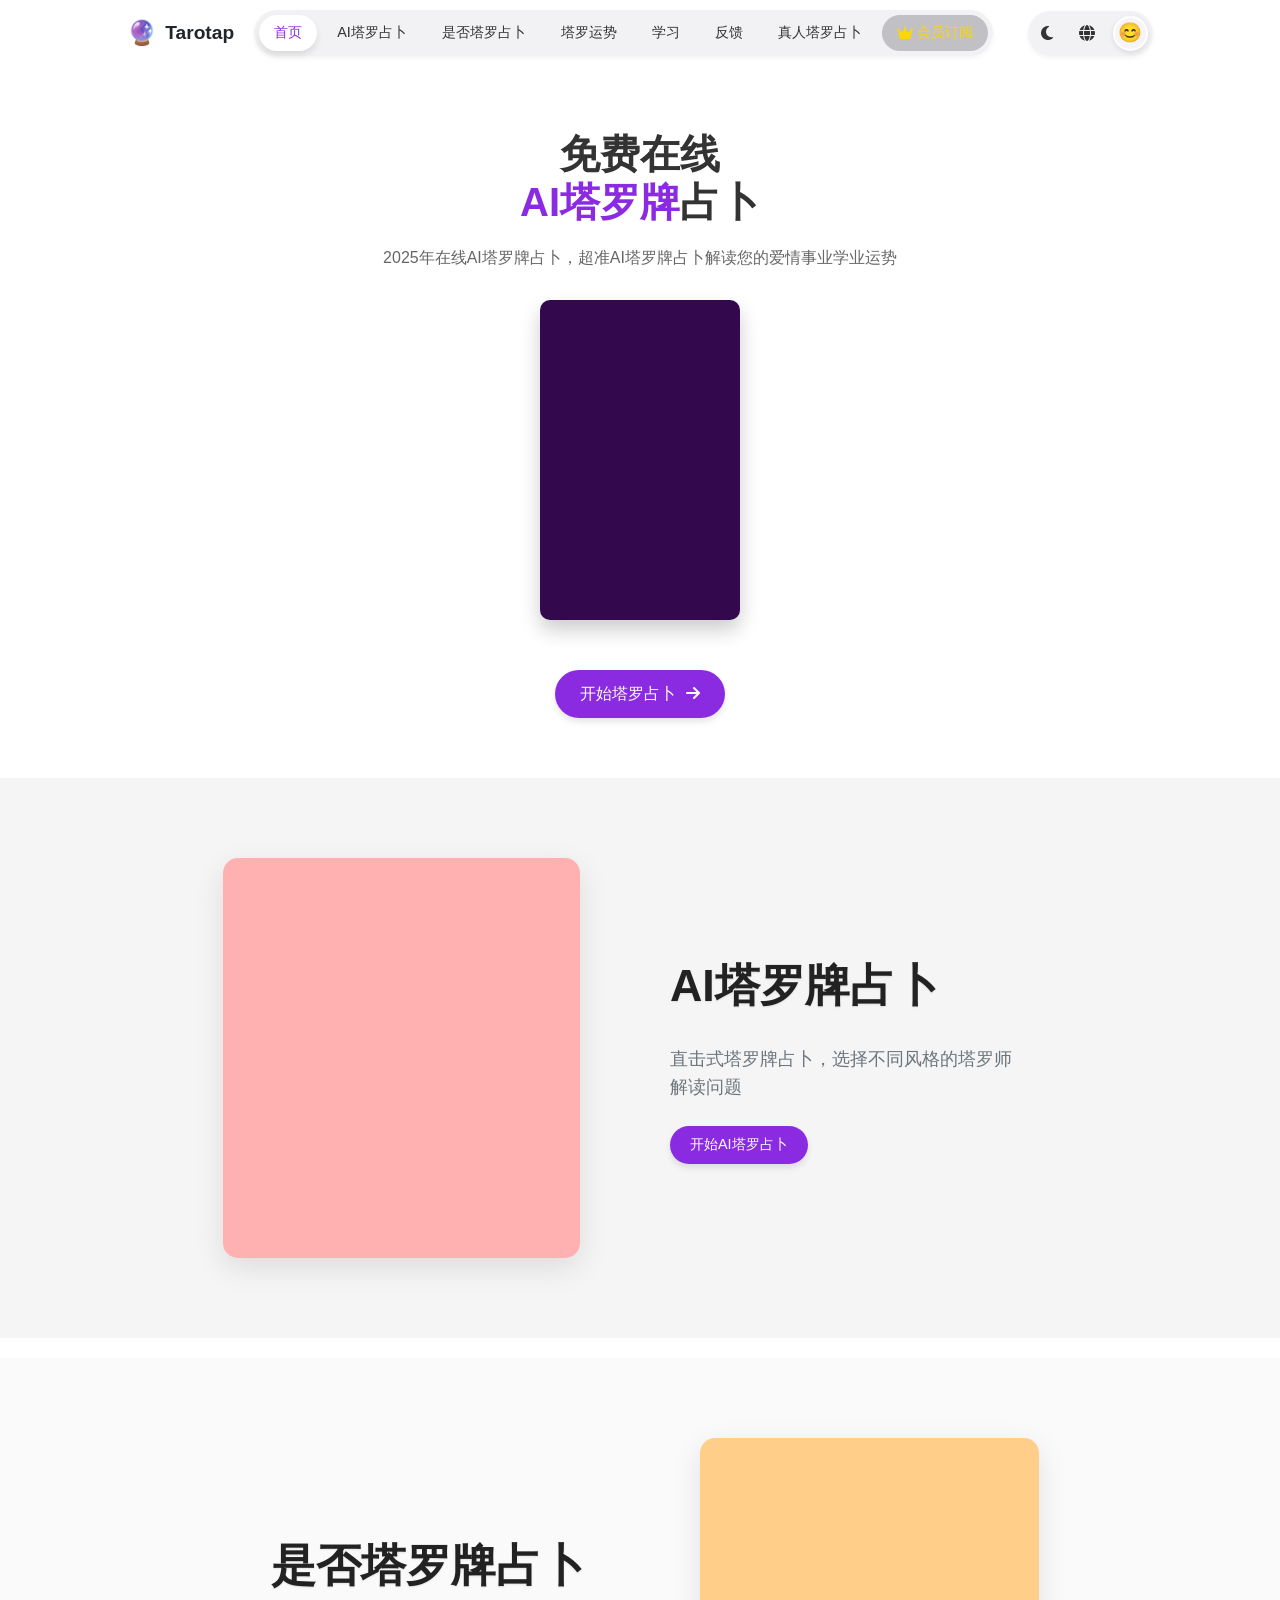
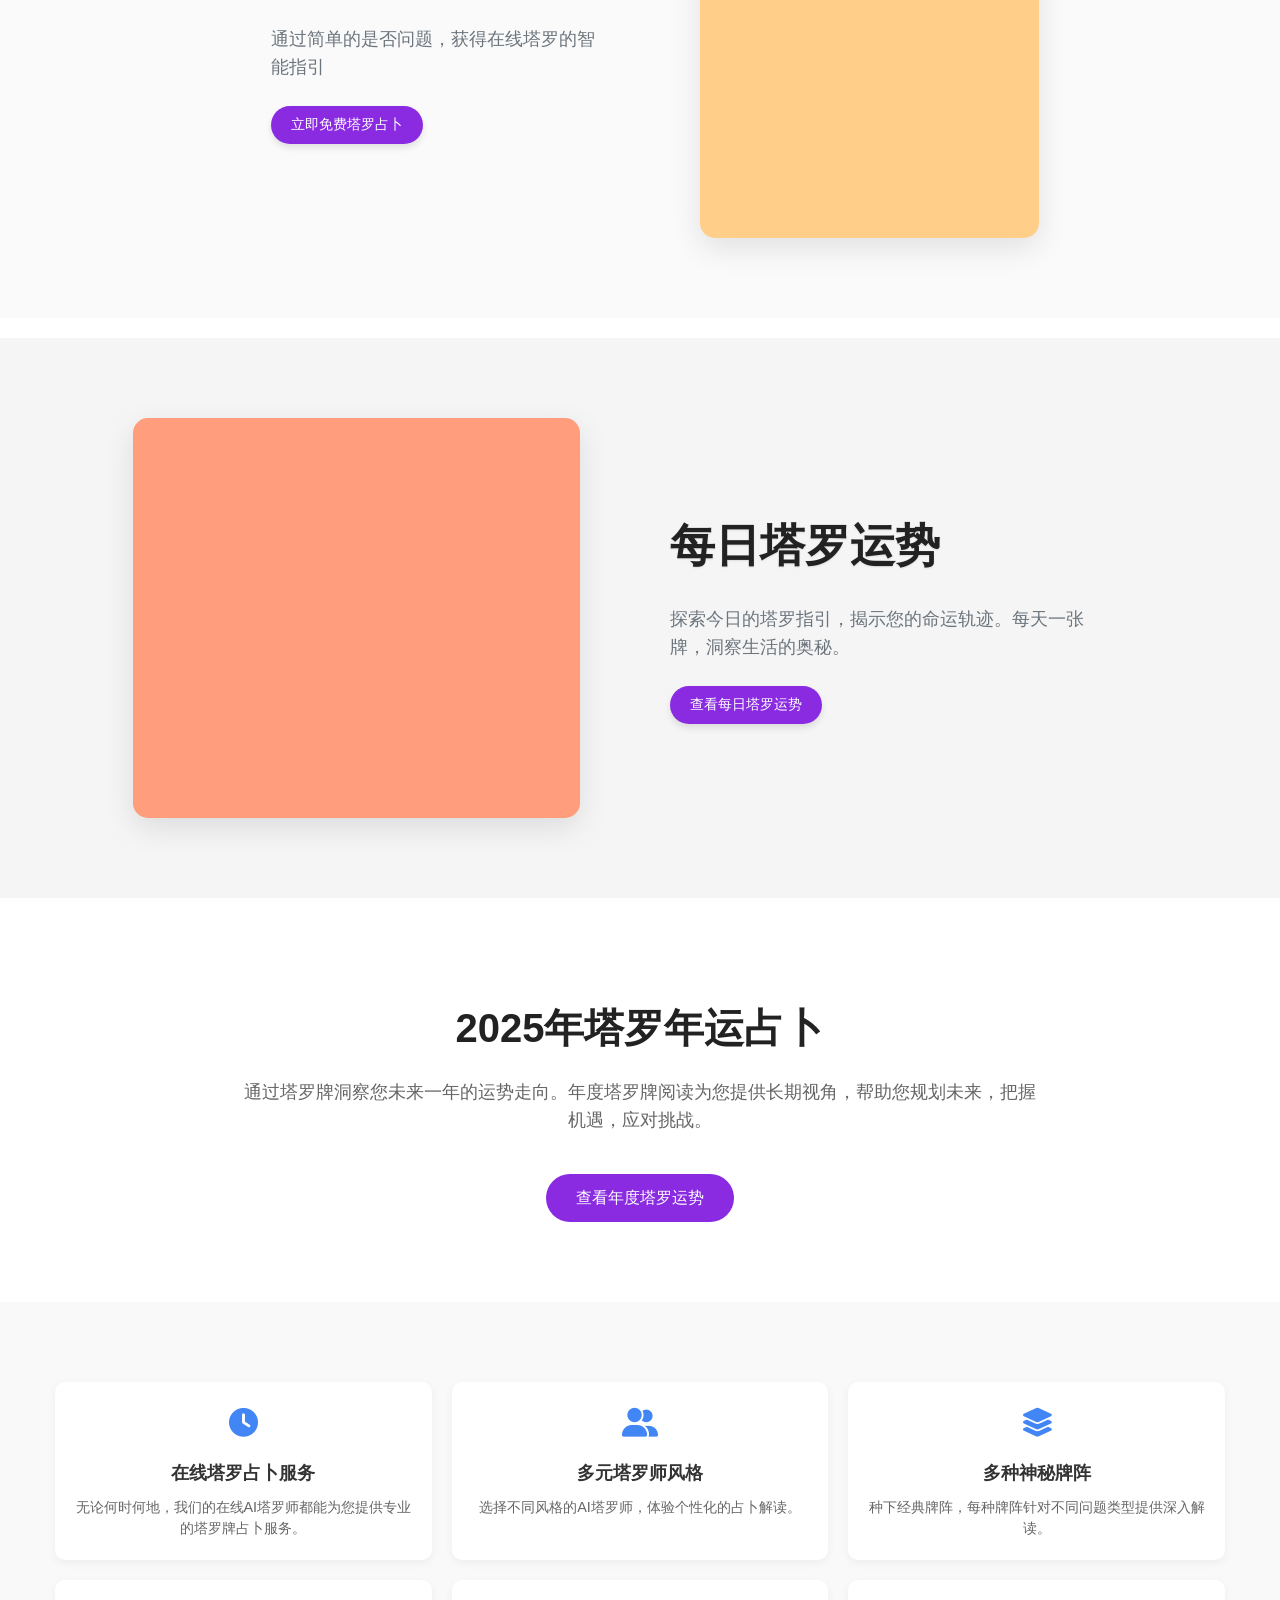
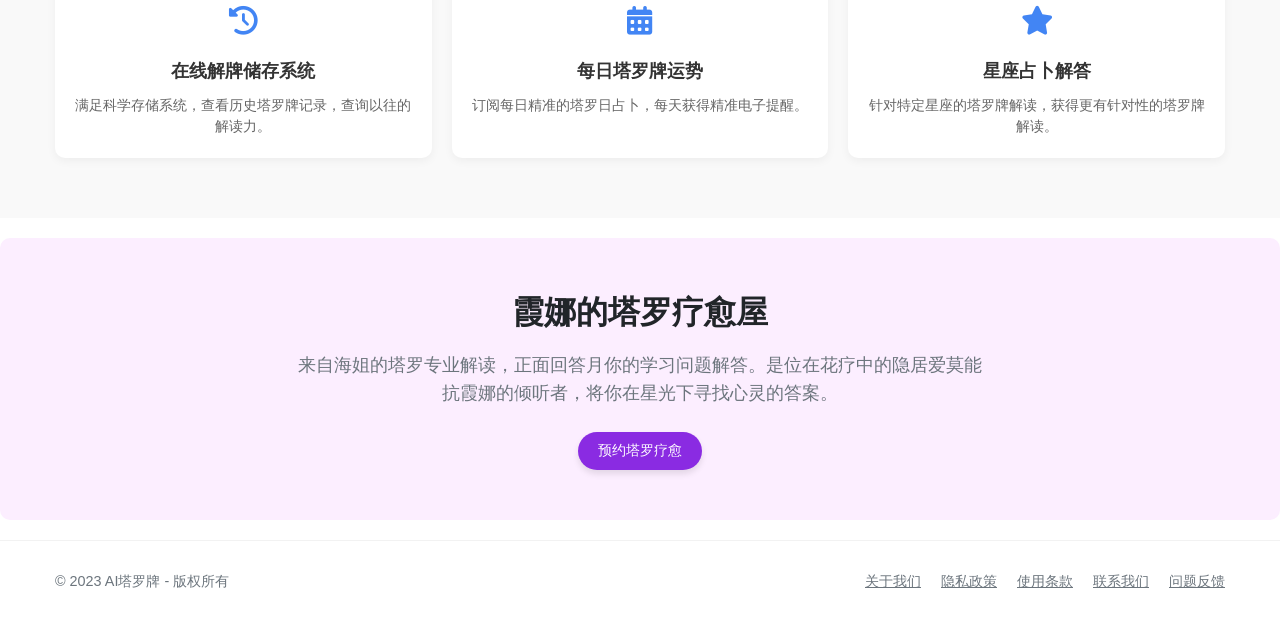
<file: ai-tarot/index.html>
<!DOCTYPE html>
<html lang="zh-CN">
<head>
    <meta charset="UTF-8">
    <meta name="viewport" content="width=device-width, initial-scale=1.0">
    <title>Tarotap - 用AI探索命运的奥秘</title>
    <meta name="description" content="AI塔罗牌为您提供专业的塔罗牌占卜服务，通过人工智能解读塔罗牌，帮助您获得命运指引。">
    <link rel="stylesheet" href="css/styles.css">
    <!-- 引入Font Awesome图标库 -->
    <link rel="stylesheet" href="https://cdnjs.cloudflare.com/ajax/libs/font-awesome/6.4.0/css/all.min.css">
    <link rel="icon" href="images/favicon.ico" type="image/x-icon">
</head>
<body>
    <!-- 导航栏 -->
    <nav class="navbar">
        <div class="container">
            <div class="logo">
                <a href="javascript:void(0)">
                    <span>🔮</span>
                    <span>Tarotap</span>
                </a>
            </div>
            
            <button class="menu-toggle" aria-label="菜单">
                <i class="fas fa-bars"></i>
            </button>
            
            <div class="nav-capsules">
                <!-- 主导航胶囊 -->
                <div class="nav-capsule main-nav-capsule">
                    <div class="nav-menu">
                        <ul>
                            <li><a href="javascript:void(0)" class="nav-link active">首页</a></li>
                            <li><a href="ai-taluopai.html" class="nav-link">AI塔罗占卜</a></li>
                            <li><a href="javascript:void(0)" class="nav-link">是否塔罗占卜</a></li>
                            <li><a href="javascript:void(0)" class="nav-link">塔罗运势</a></li>
                            <li><a href="javascript:void(0)" class="nav-link">学习</a></li>
                            <li><a href="javascript:void(0)" class="nav-link">反馈</a></li>
                            <li><a href="javascript:void(0)" class="nav-link">真人塔罗占卜</a></li>
                            <li><a href="javascript:void(0)" class="nav-link premium" id="premiumLink"><i class="fas fa-crown"></i> 会员订阅</a></li>
                        </ul>
                    </div>
                </div>
                
                <!-- 用户控制胶囊 -->
                <div class="nav-capsule user-controls-capsule">
                    <div class="user-controls">
                        <button class="theme-toggle" aria-label="切换主题">
                            <i class="fas fa-moon"></i>
                        </button>
                        <button class="language-toggle" aria-label="切换语言">
                            <i class="fas fa-globe"></i>
                        </button>
                        <a href="javascript:void(0)" class="user-profile">
                            😊
                        </a>
                    </div>
                </div>
            </div>
        </div>
    </nav>

    <!-- 主要内容 -->
    <main>
        <!-- 头部区域 -->
        <section class="hero-section text-center">
            <div class="container">
                <h1 class="main-title">
                    <span class="title-black">免费在线</span><br>
                    <span class="title-purple">AI塔罗牌</span><span class="title-black">占卜</span>
                </h1>
                <p class="subtitle">2025年在线AI塔罗牌占卜，超准AI塔罗牌占卜解读您的爱情事业学业运势</p>
                
                <div class="tarot-card-single">
                    <div class="card-image-container">
                        <div class="card-image"></div>
                    </div>
                </div>
                
                <a href="taluopai-zhanbu.html" class="action-button purple-button">
                    开始塔罗占卜 <i class="fas fa-arrow-right"></i>
                </a>
            </div>
        </section>

        <!-- AI塔罗牌占卜部分 -->
        <section class="content-section split-section tarot-feature-section">
            <div class="container fullwidth-container">
                <div class="split-content center-content">
                    <div class="image-content">
                        <div class="readers-grid-container"></div>
                    </div>
                    <div class="text-content">
                        <h2 class="section-title feature-title">AI塔罗牌占卜</h2>
                        <p class="section-description">直击式塔罗牌占卜，选择不同风格的塔罗师解读问题</p>
                        <a href="ai-taluopai.html" class="action-button purple-sm-button">
                            开始AI塔罗占卜
                        </a>
                    </div>
                </div>
            </div>
        </section>

        <!-- 是否塔罗牌占卜部分 -->
        <section class="content-section split-section tarot-feature-section">
            <div class="container fullwidth-container">
                <div class="split-content center-content">
                    <div class="text-content">
                        <h2 class="section-title feature-title">是否塔罗牌占卜</h2>
                        <p class="section-description">通过简单的是否问题，获得在线塔罗的智能指引</p>
                        <a href="taluopai-zhanbu.html" class="action-button purple-sm-button">
                            立即免费塔罗占卜
                        </a>
                    </div>
                    <div class="image-content">
                        <div class="yes-no-cards-container"></div>
                    </div>
                </div>
            </div>
        </section>

        <!-- 每日塔罗运势部分 -->
        <section class="content-section split-section tarot-feature-section">
            <div class="container fullwidth-container">
                <div class="split-content center-content">
                    <div class="image-content">
                        <div class="daily-tarot-container"></div>
                    </div>
                    <div class="text-content">
                        <h2 class="section-title feature-title">每日塔罗运势</h2>
                        <p class="section-description">探索今日的塔罗指引，揭示您的命运轨迹。每天一张牌，洞察生活的奥秘。</p>
                        <a href="taluopai-yunshi.html" class="action-button purple-sm-button">
                            查看每日塔罗运势
                        </a>
                    </div>
                </div>
            </div>
        </section>

        <!-- 年运占卜部分 -->
        <section class="year-tarot-section">
            <div class="container">
                <h2 class="year-tarot-title">2025年塔罗年运占卜</h2>
                <p class="year-tarot-description">通过塔罗牌洞察您未来一年的运势走向。年度塔罗牌阅读为您提供长期视角，帮助您规划未来，把握机遇，应对挑战。</p>
                <div class="year-tarot-button-container">
                    <a href="nianyun-zhanbu.html" class="year-tarot-button">
                        查看年度塔罗运势
                    </a>
                </div>
            </div>
        </section>

        <!-- 功能特点区域 -->
        <section class="features-section">
            <div class="container">
                <div class="features-grid">
                    <div class="feature-card">
                        <div class="feature-icon blue-icon">
                            <i class="fas fa-clock"></i>
                        </div>
                        <h3>在线塔罗占卜服务</h3>
                        <p>无论何时何地，我们的在线AI塔罗师都能为您提供专业的塔罗牌占卜服务。</p>
                    </div>
                    <div class="feature-card">
                        <div class="feature-icon blue-icon">
                            <i class="fas fa-user-friends"></i>
                        </div>
                        <h3>多元塔罗师风格</h3>
                        <p>选择不同风格的AI塔罗师，体验个性化的占卜解读。</p>
                    </div>
                    <div class="feature-card">
                        <div class="feature-icon blue-icon">
                            <i class="fas fa-layer-group"></i>
                        </div>
                        <h3>多种神秘牌阵</h3>
                        <p>种下经典牌阵，每种牌阵针对不同问题类型提供深入解读。</p>
                    </div>
                    <div class="feature-card">
                        <div class="feature-icon blue-icon">
                            <i class="fas fa-history"></i>
                        </div>
                        <h3>在线解牌储存系统</h3>
                        <p>满足科学存储系统，查看历史塔罗牌记录，查询以往的解读力。</p>
                    </div>
                    <div class="feature-card">
                        <div class="feature-icon blue-icon">
                            <i class="fas fa-calendar-alt"></i>
                        </div>
                        <h3>每日塔罗牌运势</h3>
                        <p>订阅每日精准的塔罗日占卜，每天获得精准电子提醒。</p>
                    </div>
                    <div class="feature-card">
                        <div class="feature-icon blue-icon">
                            <i class="fas fa-star"></i>
                        </div>
                        <h3>星座占卜解答</h3>
                        <p>针对特定星座的塔罗牌解读，获得更有针对性的塔罗牌解读。</p>
                    </div>
                </div>
            </div>
        </section>

        <!-- 霞娜的塔罗疗愈屋 -->
        <section class="healing-section">
            <div class="container">
                <div class="healing-content">
                    <h2 class="section-title">霞娜的塔罗疗愈屋</h2>
                    <p class="section-description">来自海姐的塔罗专业解读，正面回答月你的学习问题解答。是位在花疗中的隐居爱莫能抗霞娜的倾听者，将你在星光下寻找心灵的答案。</p>
                    <a href="xiana-liaoyuwu.html" class="action-button purple-sm-button">
                        预约塔罗疗愈
                    </a>
                </div>
            </div>
        </section>
    </main>

    <!-- 页脚 -->
    <footer>
        <div class="container">
            <div class="footer-content">
                <div class="copyright">
                    © 2023 AI塔罗牌 - 版权所有
                </div>
                <div class="footer-links">
                    <a href="about.html">关于我们</a>
                    <a href="privacy.html">隐私政策</a>
                    <a href="terms.html">使用条款</a>
                    <a href="contact.html">联系我们</a>
                    <a href="wenti-fankui.html">问题反馈</a>
                </div>
            </div>
        </div>
    </footer>

    <!-- 会员订阅弹窗 -->
    <div class="modal-overlay" id="subscriptionModal">
        <div class="subscription-modal">
            <div class="modal-header">
                <h3 class="modal-title">升级会员</h3>
                <p class="modal-subtitle">享受无限次塔罗占卜和更多高级功能</p>
            </div>
            
            <div class="plan-options">
                <div class="plan-option" data-plan="monthly">
                    <div class="plan-name">
                        月度会员 <span class="plan-price">¥18.00</span>
                    </div>
                    <p class="plan-description">每月自动续费，随时可取消</p>
                </div>
                
                <div class="plan-option selected" data-plan="quarterly">
                    <div class="plan-name">
                        季度会员 <span class="plan-price">¥48.00</span>
                    </div>
                    <p class="plan-description">每三个月自动续费，相当于每月¥16.00</p>
                </div>
                
                <div class="plan-option" data-plan="yearly">
                    <div class="plan-name">
                        年度会员 <span class="plan-price">¥168.00</span>
                    </div>
                    <p class="plan-description">每年自动续费，相当于每月¥14.00，最划算</p>
                </div>
            </div>
            
            <div class="modal-footer">
                <button class="cancel-button" id="cancelSubscription">取消</button>
                <button class="subscribe-button" id="confirmSubscription">确认订阅</button>
            </div>
            
            <div class="term-conditions">
                <p>订阅即表示您同意我们的服务条款和隐私政策。可在到期前24小时取消自动续订。</p>
            </div>
        </div>
    </div>

    <script src="js/script.js"></script>
    <!-- 导入订阅模块脚本 -->
    <script src="js/subscription.js"></script>
    <!-- 导入测试脚本 -->
    <script src="js/test-subscription.js"></script>
    <script>
        document.addEventListener('DOMContentLoaded', function() {
            // 获取所有链接
            var links = document.querySelectorAll('a');
            
            // 将所有链接更改为无效链接，但保留AI塔罗占卜链接
            links.forEach(function(link) {
                var href = link.getAttribute('href');
                if (href !== 'javascript:void(0)' && href !== 'ai-taluopai.html') {
                    link.setAttribute('href', 'javascript:void(0)');
                }
            });
            
            // 确保会员订阅链接触发订阅弹窗
            const premiumLink = document.querySelector('.nav-link.premium');
            if (premiumLink) {
                premiumLink.id = 'premiumLink';
            }
        });
    </script>
</body>
</html>
</file>
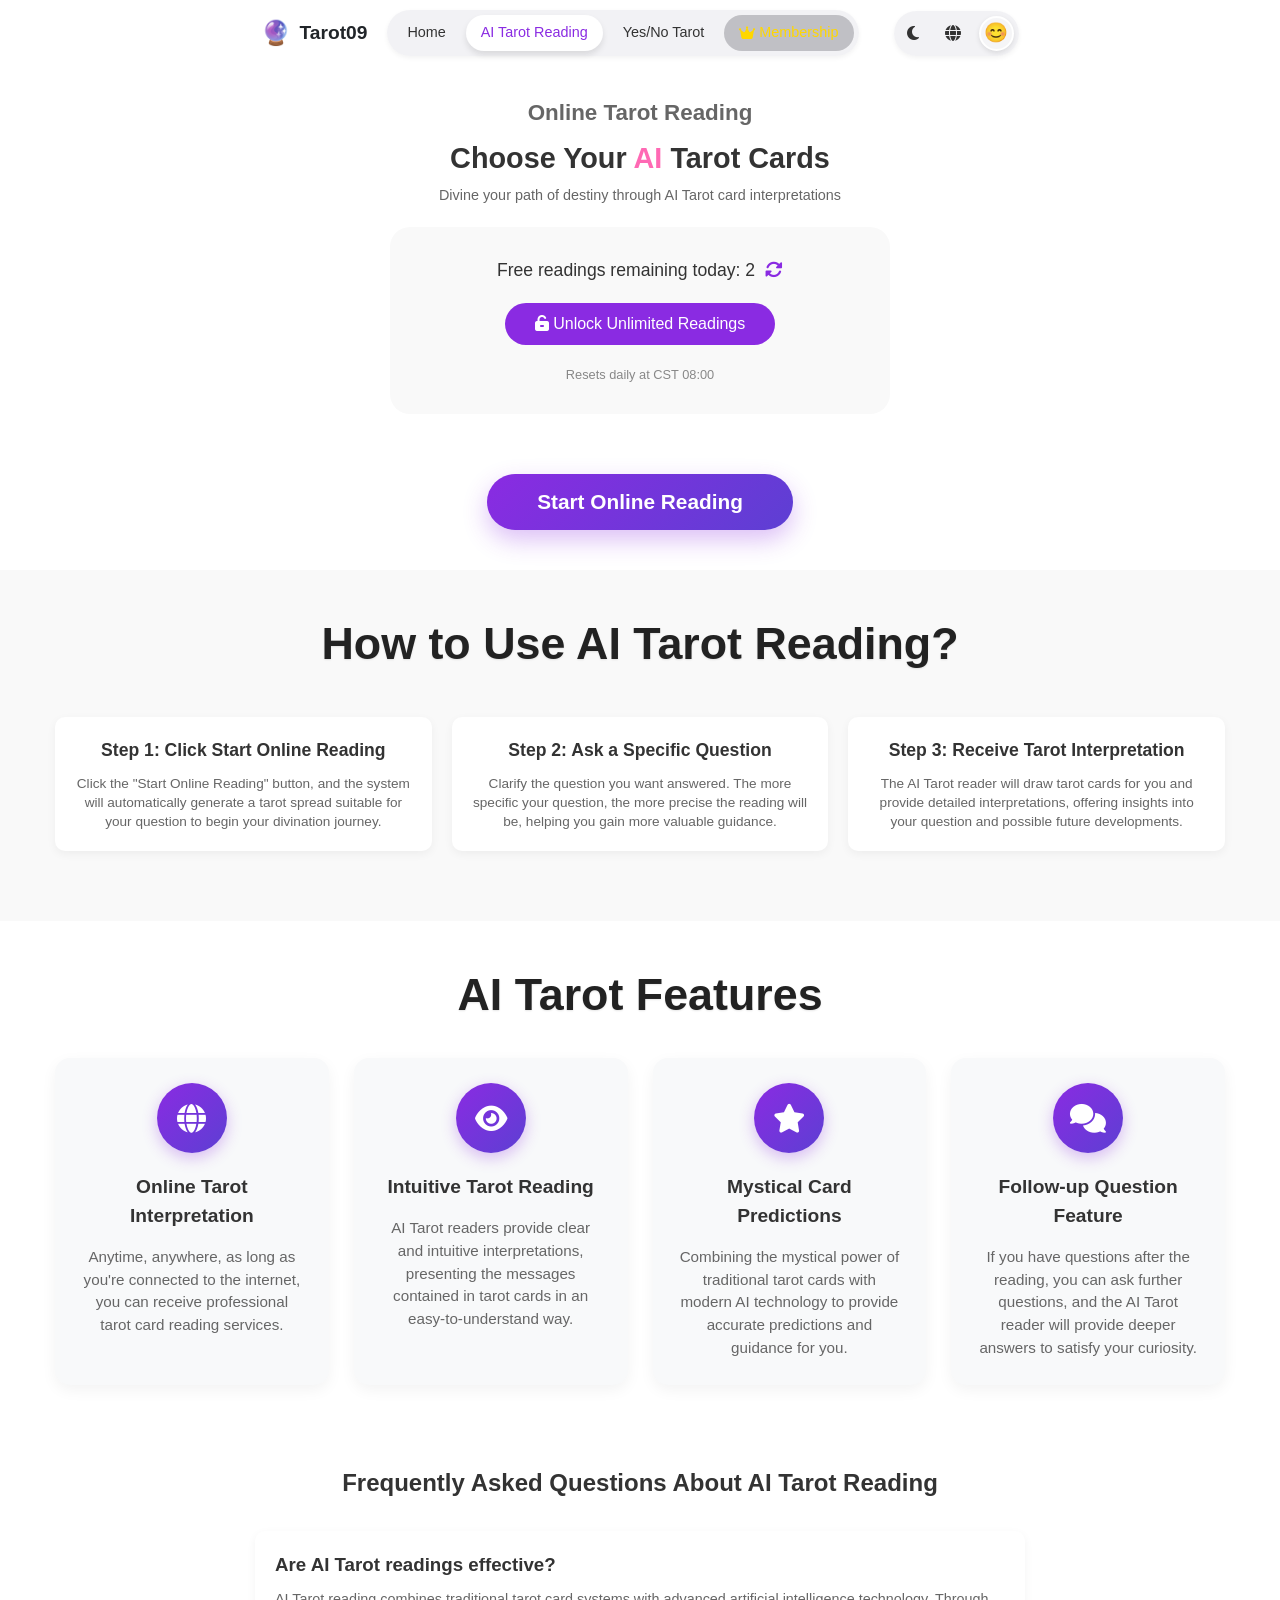
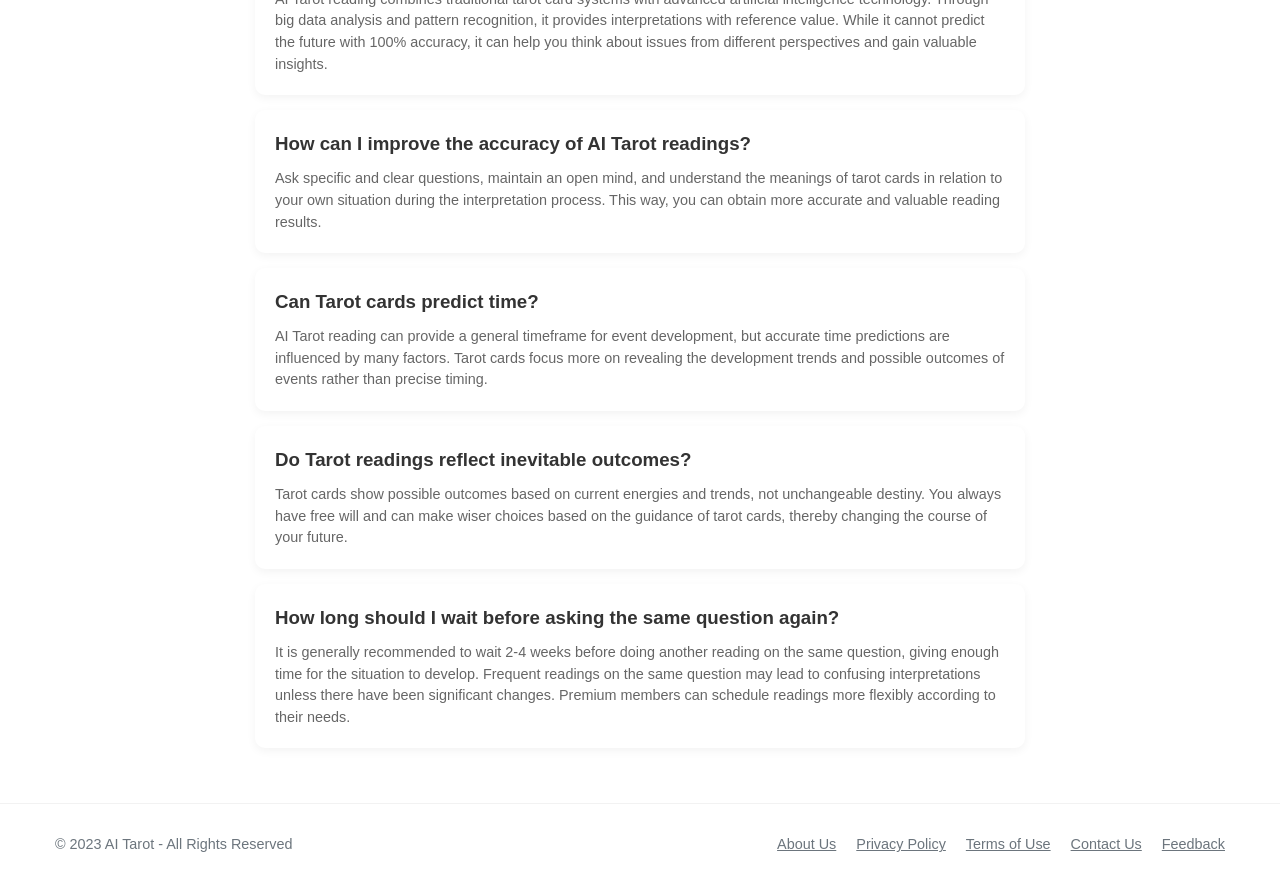
<file: ai-taluopai-eng.html>
<!DOCTYPE html>
<html lang="en">
<head>
    <meta charset="UTF-8">
    <meta name="viewport" content="width=device-width, initial-scale=1.0">
    <title>Choose Your AI Tarot Reader - Tarot09</title>
    <meta name="description" content="Choose your favorite AI Tarot reader for professional tarot card readings and life guidance.">
    <link rel="stylesheet" href="css/styles.css">
    <link rel="stylesheet" href="css/page-styles/ai-taluopai.css">
    <link rel="stylesheet" href="css/subscription-fix.css">
    <link rel="stylesheet" href="https://cdnjs.cloudflare.com/ajax/libs/font-awesome/6.4.0/css/all.min.css">
</head>
<body>
    <!-- 导航栏 -->
    <nav class="navbar">
        <div class="container">
            <div class="logo">
                <a href="index-eng.html">
                    <span>🔮</span>
                    <span>Tarot09</span>
                </a>
            </div>
            
            <button class="menu-toggle" aria-label="Menu">
                <i class="fas fa-bars"></i>
            </button>
            
            <div class="nav-capsules">
                <!-- 主导航胶囊 -->
                <div class="nav-capsule main-nav-capsule">
                    <div class="nav-menu">
                        <ul>
                            <li><a href="index-eng.html" class="nav-link">Home</a></li>
                            <li><a href="javascript:void(0)" class="nav-link active">AI Tarot Reading</a></li>
                            <li><a href="yes-no-tarot-eng.html" class="nav-link">Yes/No Tarot</a></li>
                            <li><a href="javascript:void(0)" class="nav-link premium" id="premiumLink"><i class="fas fa-crown"></i> Membership</a></li>
                        </ul>
                    </div>
                </div>
                
                <!-- 用户控制胶囊 -->
                <div class="nav-capsule user-controls-capsule">
                    <div class="user-controls">
                        <button class="theme-toggle" aria-label="Toggle Theme">
                            <i class="fas fa-moon"></i>
                            <i class="fas fa-sun"></i>
                        </button>
                        <button class="language-toggle" aria-label="Toggle Language">
                            <i class="fas fa-globe"></i>
                        </button>
                        <a href="javascript:void(0)" class="user-profile">
                            😊
                        </a>
                    </div>
                </div>
            </div>
        </div>
    </nav>

    <!-- 主要内容 -->
    <main>
        <!-- 页面标题 -->
        <section class="page-header">
            <div class="container">
                <h3 class="main-title">Online Tarot Reading</h3>
                <h1 class="page-title">Choose Your <span class="ai-highlight">AI</span> Tarot Cards</h1>
                <p class="page-subtitle">Divine your path of destiny through AI Tarot card interpretations</p>
                
                <!-- 免费占卜次数显示框 -->
                <div class="free-counter-box">
                    <div class="free-counter">
                        Free readings remaining today: 2
                        <span class="refresh-icon">
                            <i class="fas fa-sync-alt"></i>
                        </span>
                    </div>
                    <button class="unlock-button" id="unlockButton">
                        <i class="fas fa-unlock-alt"></i> Unlock Unlimited Readings
                    </button>
                    <div class="reset-time">
                        Resets daily at CST 08:00
                    </div>
                </div>
            </div>
        </section>
        
        <!-- 开始占卜 -->
        <section class="reader-selection">
            <div class="container">
                <div class="start-divination-container">
                    <button class="start-divination-button" id="startDivination">Start Online Reading</button>
                </div>
            </div>
        </section>
        
        <!-- 如何使用AI塔罗牌占卜 -->
        <section class="feature-section">
            <div class="container">
                <h2 class="feature-title">How to Use AI Tarot Reading?</h2>
                
                <div class="feature-grid">
                    <div class="feature-card">
                        <h3>Step 1: Click Start Online Reading</h3>
                        <p>Click the "Start Online Reading" button, and the system will automatically generate a tarot spread suitable for your question to begin your divination journey.</p>
                    </div>
                    
                    <div class="feature-card">
                        <h3>Step 2: Ask a Specific Question</h3>
                        <p>Clarify the question you want answered. The more specific your question, the more precise the reading will be, helping you gain more valuable guidance.</p>
                    </div>
                    
                    <div class="feature-card">
                        <h3>Step 3: Receive Tarot Interpretation</h3>
                        <p>The AI Tarot reader will draw tarot cards for you and provide detailed interpretations, offering insights into your question and possible future developments.</p>
                    </div>
                </div>
            </div>
        </section>
        
        <!-- AI塔罗牌特点 -->
        <section class="feature-section" style="background-color: white;">
            <div class="container">
                <h2 class="feature-title">AI Tarot Features</h2>
                
                <div class="feature-icons-grid">
                    <div class="feature-icon-item">
                        <div class="feature-icon">
                            <i class="fas fa-globe"></i>
                        </div>
                        <h3>Online Tarot Interpretation</h3>
                        <p>Anytime, anywhere, as long as you're connected to the internet, you can receive professional tarot card reading services.</p>
                    </div>
                    
                    <div class="feature-icon-item">
                        <div class="feature-icon">
                            <i class="fas fa-eye"></i>
                        </div>
                        <h3>Intuitive Tarot Reading</h3>
                        <p>AI Tarot readers provide clear and intuitive interpretations, presenting the messages contained in tarot cards in an easy-to-understand way.</p>
                    </div>
                    
                    <div class="feature-icon-item">
                        <div class="feature-icon">
                            <i class="fas fa-star"></i>
                        </div>
                        <h3>Mystical Card Predictions</h3>
                        <p>Combining the mystical power of traditional tarot cards with modern AI technology to provide accurate predictions and guidance for you.</p>
                    </div>
                    
                    <div class="feature-icon-item">
                        <div class="feature-icon">
                            <i class="fas fa-comments"></i>
                        </div>
                        <h3>Follow-up Question Feature</h3>
                        <p>If you have questions after the reading, you can ask further questions, and the AI Tarot reader will provide deeper answers to satisfy your curiosity.</p>
                    </div>
                </div>
            </div>
        </section>
        
        <!-- AI塔罗牌占卜常见问题 -->
        <section class="faq-section">
            <div class="container">
                <h2 class="faq-title">Frequently Asked Questions About AI Tarot Reading</h2>
                
                <div class="faq-item">
                    <h3 class="faq-question">Are AI Tarot readings effective?</h3>
                    <p class="faq-answer">AI Tarot reading combines traditional tarot card systems with advanced artificial intelligence technology. Through big data analysis and pattern recognition, it provides interpretations with reference value. While it cannot predict the future with 100% accuracy, it can help you think about issues from different perspectives and gain valuable insights.</p>
                </div>
                
                <div class="faq-item">
                    <h3 class="faq-question">How can I improve the accuracy of AI Tarot readings?</h3>
                    <p class="faq-answer">Ask specific and clear questions, maintain an open mind, and understand the meanings of tarot cards in relation to your own situation during the interpretation process. This way, you can obtain more accurate and valuable reading results.</p>
                </div>
                
                <div class="faq-item">
                    <h3 class="faq-question">Can Tarot cards predict time?</h3>
                    <p class="faq-answer">AI Tarot reading can provide a general timeframe for event development, but accurate time predictions are influenced by many factors. Tarot cards focus more on revealing the development trends and possible outcomes of events rather than precise timing.</p>
                </div>
                
                <div class="faq-item">
                    <h3 class="faq-question">Do Tarot readings reflect inevitable outcomes?</h3>
                    <p class="faq-answer">Tarot cards show possible outcomes based on current energies and trends, not unchangeable destiny. You always have free will and can make wiser choices based on the guidance of tarot cards, thereby changing the course of your future.</p>
                </div>
                
                <div class="faq-item">
                    <h3 class="faq-question">How long should I wait before asking the same question again?</h3>
                    <p class="faq-answer">It is generally recommended to wait 2-4 weeks before doing another reading on the same question, giving enough time for the situation to develop. Frequent readings on the same question may lead to confusing interpretations unless there have been significant changes. Premium members can schedule readings more flexibly according to their needs.</p>
                </div>
            </div>
        </section>
        

    <!-- 页脚 -->
    <footer>
        <div class="container">
            <div class="footer-content">
                <div class="copyright">
                    © 2023 AI Tarot - All Rights Reserved
                </div>
                <div class="footer-links">
                    <a href="javascript:void(0)">About Us</a>
                    <a href="javascript:void(0)">Privacy Policy</a>
                    <a href="javascript:void(0)">Terms of Use</a>
                    <a href="javascript:void(0)">Contact Us</a>
                    <a href="javascript:void(0)">Feedback</a>
                </div>
            </div>
        </div>
    </footer>

    <!-- 会员订阅弹窗 -->
    <div class="modal-overlay" id="subscriptionModal">
        <div class="subscription-modal">
            <div class="modal-header">
                <h3 class="modal-title">Upgrade Membership</h3>
                <p class="modal-subtitle">Enjoy unlimited tarot readings and more premium features</p>
            </div>
            
            <div class="plan-options">
                <div class="plan-option" data-plan="monthly">
                    <div class="plan-name">
                        Monthly Plan <span class="plan-price">$2.99</span>
                    </div>
                    <p class="plan-description">Auto-renews monthly, cancel anytime</p>
                </div>
                
                <div class="plan-option selected" data-plan="quarterly">
                    <div class="plan-name">
                        Quarterly Plan <span class="plan-price">$7.99</span>
                    </div>
                    <p class="plan-description">Auto-renews every three months, equivalent to $2.66/month</p>
                </div>
                
                <div class="plan-option" data-plan="yearly">
                    <div class="plan-name">
                        Annual Plan <span class="plan-price">$24.99</span>
                    </div>
                    <p class="plan-description">Auto-renews yearly, equivalent to $2.08/month, best value</p>
                </div>
            </div>
            
            <div class="modal-footer">
                <button class="cancel-button" id="cancelSubscription">Cancel</button>
                <button class="subscribe-button" id="confirmSubscription">Confirm Subscription</button>
            </div>
            
            <div class="term-conditions">
                <p>By subscribing, you agree to our Terms of Service and Privacy Policy. You can cancel auto-renewal up to 24 hours before the renewal date.</p>
            </div>
        </div>
    </div>

    <!-- 导入订阅模块脚本 -->
    <script src="js/subscription.js"></script>
    <!-- 导入测试脚本 -->
    <script src="js/test-subscription.js"></script>
    <script>
        document.addEventListener('DOMContentLoaded', function() {
            // 获取所有链接
            var links = document.querySelectorAll('a');
            
            // 将所有链接更改为无效链接，但保留首页链接和塔罗师选择链接
            links.forEach(function(link) {
                var href = link.getAttribute('href');
                if (href !== 'javascript:void(0)' && href !== 'ai-taluopai-eng.html' && href !== 'yes-no-tarot-eng.html' && href !== 'index-eng.html') {
                    link.setAttribute('href', 'javascript:void(0)');
                }
            });
            
            // 开始在线占卜按钮点击事件
            const startDivinationBtn = document.getElementById('startDivination');
            if (startDivinationBtn) {
                startDivinationBtn.addEventListener('click', function() {
                    // 点击后跳转到问题输入页面
                    window.location.href = 'tarot-question-eng.html';
                });
            }
            
            // 探索更多按钮点击事件
            const exploreMoreButton = document.getElementById('exploreMoreButton');
            if (exploreMoreButton) {
                exploreMoreButton.addEventListener('click', function() {
                    // 这里可以跳转到更多AI塔罗牌玩法的页面
                    // 暂时用alert模拟
                    alert('We will soon show you more AI Tarot features and functions!');
                    // 未来可以替换为: window.location.href = "more-tarot-features.html";
                });
            }
            
            // 刷新图标点击
            const refreshIcon = document.querySelector('.refresh-icon');
            if (refreshIcon) {
                refreshIcon.addEventListener('click', function() {
                    this.querySelector('i').classList.add('fa-spin');
                    
                    // 模拟刷新，1秒后停止旋转
                    setTimeout(() => {
                        this.querySelector('i').classList.remove('fa-spin');
                    }, 1000);
                });
            }
            
            // 语言切换按钮功能
            const languageToggle = document.querySelector('.language-toggle');
            if (languageToggle) {
                languageToggle.addEventListener('click', function() {
                    // 切换到中文版
                    window.location.href = 'ai-taluopai.html';
                });
            }
        });
    </script>
    <!-- 导入导航栏模块脚本 -->
    <script src="js/navbar.js"></script>
</body>
</html>
</file>
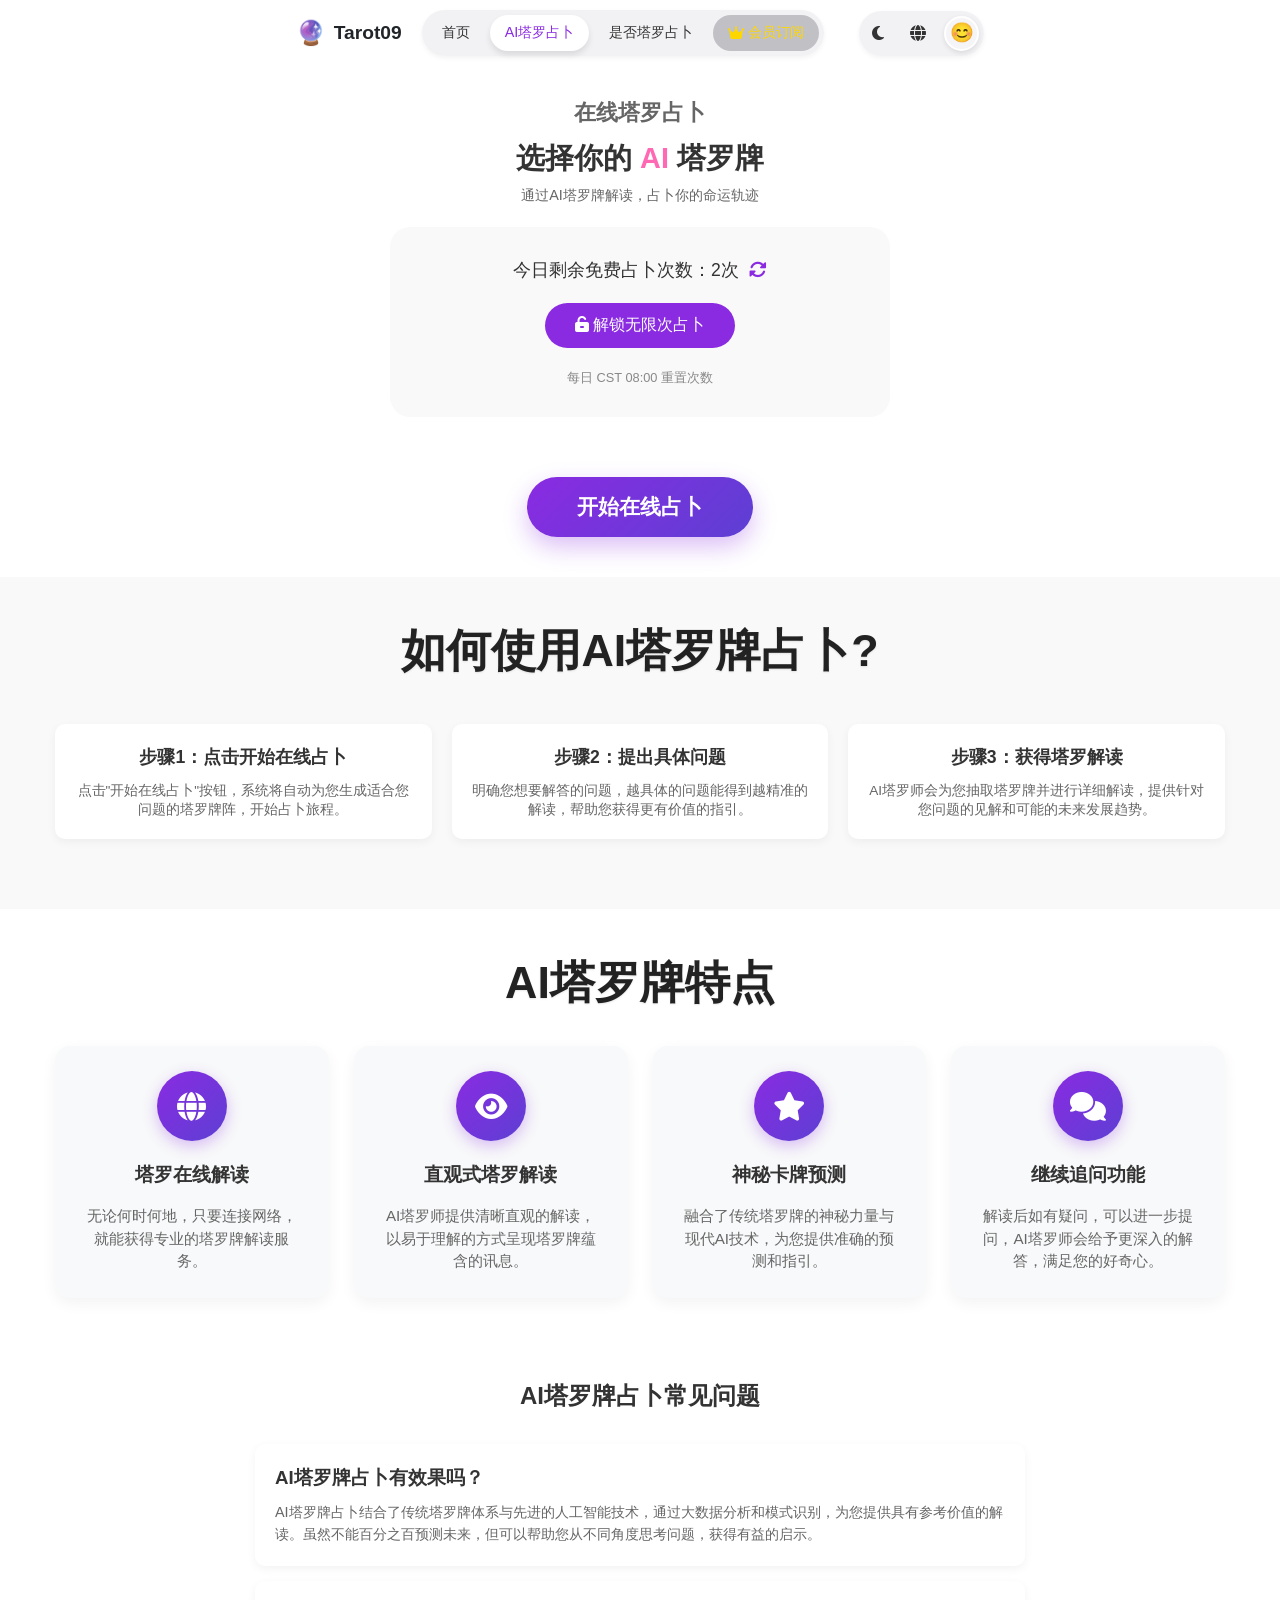
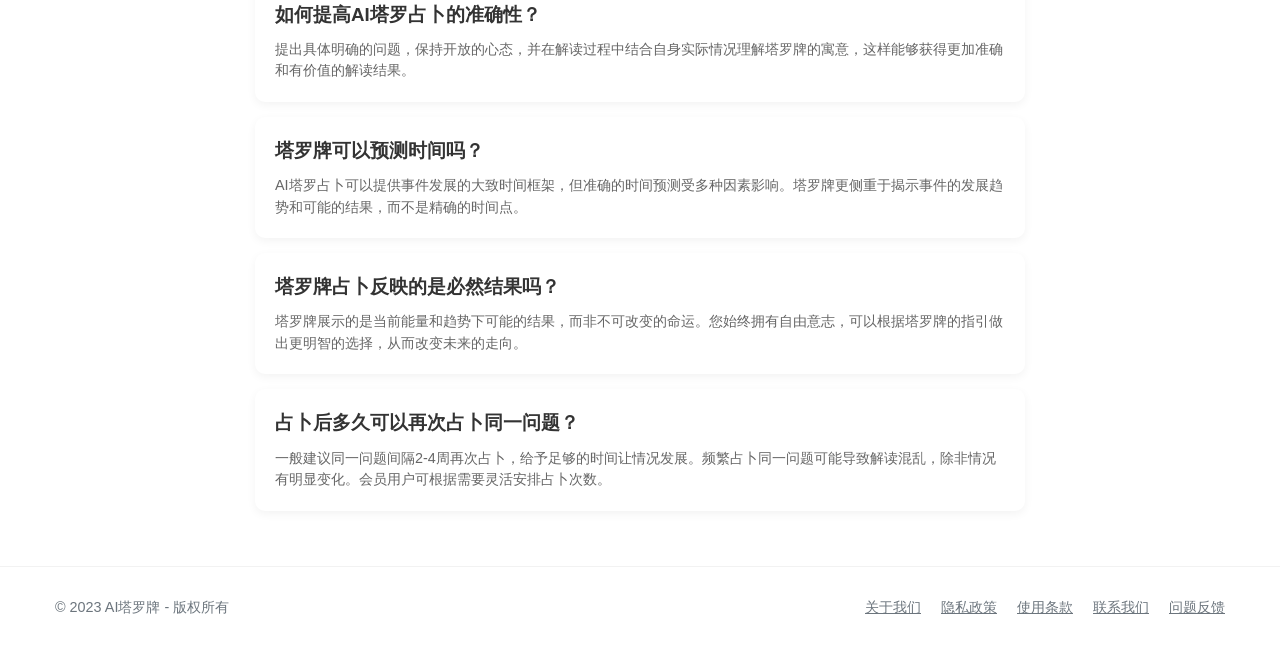
<file: ai-taluopai.html>
<!DOCTYPE html>
<html lang="zh-CN">
<head>
    <meta charset="UTF-8">
    <meta name="viewport" content="width=device-width, initial-scale=1.0">
    <title>选择你的AI塔罗师 - Tarot09</title>
    <meta name="description" content="选择您喜爱的AI塔罗牌占卜师，获取专业的塔罗牌解读和人生指引。">
    <link rel="stylesheet" href="css/styles.css">
    <link rel="stylesheet" href="css/page-styles/ai-taluopai.css">
    <link rel="stylesheet" href="css/subscription-fix.css">
    <link rel="stylesheet" href="https://cdnjs.cloudflare.com/ajax/libs/font-awesome/6.4.0/css/all.min.css">
</head>
<body>
    <!-- 导航栏 -->
    <nav class="navbar">
        <div class="container">
            <div class="logo">
                <a href="index.html">
                    <span>🔮</span>
                    <span>Tarot09</span>
                </a>
            </div>
            
            <button class="menu-toggle" aria-label="菜单">
                <i class="fas fa-bars"></i>
            </button>
            
            <div class="nav-capsules">
                <!-- 主导航胶囊 -->
                <div class="nav-capsule main-nav-capsule">
                    <div class="nav-menu">
                        <ul>
                            <li><a href="index.html" class="nav-link">首页</a></li>
                            <li><a href="javascript:void(0)" class="nav-link active">AI塔罗占卜</a></li>
                            <li><a href="yes-no-tarot.html" class="nav-link">是否塔罗占卜</a></li>
                            <li><a href="javascript:void(0)" class="nav-link premium" id="premiumLink"><i class="fas fa-crown"></i> 会员订阅</a></li>
                        </ul>
                    </div>
                </div>
                
                <!-- 用户控制胶囊 -->
                <div class="nav-capsule user-controls-capsule">
                    <div class="user-controls">
                        <button class="theme-toggle" aria-label="切换主题">
                            <i class="fas fa-moon"></i>
                            <i class="fas fa-sun"></i>
                        </button>
                        <button class="language-toggle" aria-label="切换语言">
                            <i class="fas fa-globe"></i>
                        </button>
                        <a href="javascript:void(0)" class="user-profile">
                            😊
                        </a>
                    </div>
                </div>
            </div>
        </div>
    </nav>

    <!-- 主要内容 -->
    <main>
        <!-- 页面标题 -->
        <section class="page-header">
            <div class="container">
                <h3 class="main-title">在线塔罗占卜</h3>
                <h1 class="page-title">选择你的 <span class="ai-highlight">AI</span> 塔罗牌</h1>
                <p class="page-subtitle">通过AI塔罗牌解读，占卜你的命运轨迹</p>
                
                <!-- 免费占卜次数显示框 -->
                <div class="free-counter-box">
                    <div class="free-counter">
                        今日剩余免费占卜次数：2次
                        <span class="refresh-icon">
                            <i class="fas fa-sync-alt"></i>
                        </span>
                    </div>
                    <button class="unlock-button" id="unlockButton">
                        <i class="fas fa-unlock-alt"></i> 解锁无限次占卜
                    </button>
                    <div class="reset-time">
                        每日 CST 08:00 重置次数
                    </div>
                </div>
            </div>
        </section>
        
        <!-- 开始占卜 -->
        <section class="reader-selection">
            <div class="container">
                <div class="start-divination-container">
                    <button class="start-divination-button" id="startDivination">开始在线占卜</button>
                </div>
            </div>
        </section>
        
        <!-- 如何使用AI塔罗牌占卜 -->
        <section class="feature-section">
            <div class="container">
                <h2 class="feature-title">如何使用AI塔罗牌占卜?</h2>
                
                <div class="feature-grid">
                    <div class="feature-card">
                        <h3>步骤1：点击开始在线占卜</h3>
                        <p>点击"开始在线占卜"按钮，系统将自动为您生成适合您问题的塔罗牌阵，开始占卜旅程。</p>
                    </div>
                    
                    <div class="feature-card">
                        <h3>步骤2：提出具体问题</h3>
                        <p>明确您想要解答的问题，越具体的问题能得到越精准的解读，帮助您获得更有价值的指引。</p>
                    </div>
                    
                    <div class="feature-card">
                        <h3>步骤3：获得塔罗解读</h3>
                        <p>AI塔罗师会为您抽取塔罗牌并进行详细解读，提供针对您问题的见解和可能的未来发展趋势。</p>
                    </div>
                </div>
            </div>
        </section>
        
        <!-- AI塔罗牌特点 -->
        <section class="feature-section" style="background-color: white;">
            <div class="container">
                <h2 class="feature-title">AI塔罗牌特点</h2>
                
                <div class="feature-icons-grid">
                    <div class="feature-icon-item">
                        <div class="feature-icon">
                            <i class="fas fa-globe"></i>
                        </div>
                        <h3>塔罗在线解读</h3>
                        <p>无论何时何地，只要连接网络，就能获得专业的塔罗牌解读服务。</p>
                    </div>
                    
                    <div class="feature-icon-item">
                        <div class="feature-icon">
                            <i class="fas fa-eye"></i>
                        </div>
                        <h3>直观式塔罗解读</h3>
                        <p>AI塔罗师提供清晰直观的解读，以易于理解的方式呈现塔罗牌蕴含的讯息。</p>
                    </div>
                    
                    <div class="feature-icon-item">
                        <div class="feature-icon">
                            <i class="fas fa-star"></i>
                        </div>
                        <h3>神秘卡牌预测</h3>
                        <p>融合了传统塔罗牌的神秘力量与现代AI技术，为您提供准确的预测和指引。</p>
                    </div>
                    
                    <div class="feature-icon-item">
                        <div class="feature-icon">
                            <i class="fas fa-comments"></i>
                        </div>
                        <h3>继续追问功能</h3>
                        <p>解读后如有疑问，可以进一步提问，AI塔罗师会给予更深入的解答，满足您的好奇心。</p>
                    </div>
                </div>
            </div>
        </section>
        
        <!-- AI塔罗牌占卜常见问题 -->
        <section class="faq-section">
            <div class="container">
                <h2 class="faq-title">AI塔罗牌占卜常见问题</h2>
                
                <div class="faq-item">
                    <h3 class="faq-question">AI塔罗牌占卜有效果吗？</h3>
                    <p class="faq-answer">AI塔罗牌占卜结合了传统塔罗牌体系与先进的人工智能技术，通过大数据分析和模式识别，为您提供具有参考价值的解读。虽然不能百分之百预测未来，但可以帮助您从不同角度思考问题，获得有益的启示。</p>
                </div>
                
                <div class="faq-item">
                    <h3 class="faq-question">如何提高AI塔罗占卜的准确性？</h3>
                    <p class="faq-answer">提出具体明确的问题，保持开放的心态，并在解读过程中结合自身实际情况理解塔罗牌的寓意，这样能够获得更加准确和有价值的解读结果。</p>
                </div>
                
                <div class="faq-item">
                    <h3 class="faq-question">塔罗牌可以预测时间吗？</h3>
                    <p class="faq-answer">AI塔罗占卜可以提供事件发展的大致时间框架，但准确的时间预测受多种因素影响。塔罗牌更侧重于揭示事件的发展趋势和可能的结果，而不是精确的时间点。</p>
                </div>
                
                <div class="faq-item">
                    <h3 class="faq-question">塔罗牌占卜反映的是必然结果吗？</h3>
                    <p class="faq-answer">塔罗牌展示的是当前能量和趋势下可能的结果，而非不可改变的命运。您始终拥有自由意志，可以根据塔罗牌的指引做出更明智的选择，从而改变未来的走向。</p>
                </div>
                
                <div class="faq-item">
                    <h3 class="faq-question">占卜后多久可以再次占卜同一问题？</h3>
                    <p class="faq-answer">一般建议同一问题间隔2-4周再次占卜，给予足够的时间让情况发展。频繁占卜同一问题可能导致解读混乱，除非情况有明显变化。会员用户可根据需要灵活安排占卜次数。</p>
                </div>
            </div>
        </section>
        

    <!-- 页脚 -->
    <footer>
        <div class="container">
            <div class="footer-content">
                <div class="copyright">
                    © 2023 AI塔罗牌 - 版权所有
                </div>
                <div class="footer-links">
                    <a href="javascript:void(0)">关于我们</a>
                    <a href="javascript:void(0)">隐私政策</a>
                    <a href="javascript:void(0)">使用条款</a>
                    <a href="javascript:void(0)">联系我们</a>
                    <a href="javascript:void(0)">问题反馈</a>
                </div>
            </div>
        </div>
    </footer>

    <!-- 会员订阅弹窗 -->
    <div class="modal-overlay" id="subscriptionModal">
        <div class="subscription-modal">
            <div class="modal-header">
                <h3 class="modal-title">升级会员</h3>
                <p class="modal-subtitle">享受无限次塔罗占卜和更多高级功能</p>
            </div>
            
            <div class="plan-options">
                <div class="plan-option" data-plan="monthly">
                    <div class="plan-name">
                        月度会员 <span class="plan-price">¥18.00</span>
                    </div>
                    <p class="plan-description">每月自动续费，随时可取消</p>
                </div>
                
                <div class="plan-option selected" data-plan="quarterly">
                    <div class="plan-name">
                        季度会员 <span class="plan-price">¥48.00</span>
                    </div>
                    <p class="plan-description">每三个月自动续费，相当于每月¥16.00</p>
                </div>
                
                <div class="plan-option" data-plan="yearly">
                    <div class="plan-name">
                        年度会员 <span class="plan-price">¥168.00</span>
                    </div>
                    <p class="plan-description">每年自动续费，相当于每月¥14.00，最划算</p>
                </div>
            </div>
            
            <div class="modal-footer">
                <button class="cancel-button" id="cancelSubscription">取消</button>
                <button class="subscribe-button" id="confirmSubscription">确认订阅</button>
            </div>
            
            <div class="term-conditions">
                <p>订阅即表示您同意我们的服务条款和隐私政策。可在到期前24小时取消自动续订。</p>
            </div>
        </div>
    </div>

    <!-- 导入订阅模块脚本 -->
    <script src="js/subscription.js"></script>
    <!-- 导入测试脚本 -->
    <script src="js/test-subscription.js"></script>
    <script>
        document.addEventListener('DOMContentLoaded', function() {
            // 获取所有链接
            var links = document.querySelectorAll('a');
            
            // 将所有链接更改为无效链接，但保留首页链接和塔罗师选择链接
            links.forEach(function(link) {
                var href = link.getAttribute('href');
                if (href !== 'javascript:void(0)' && href !== 'ai-taluopai.html' && href !== 'yes-no-tarot.html' && href !== 'index.html') {
                    link.setAttribute('href', 'javascript:void(0)');
                }
            });
            
            // 开始在线占卜按钮点击事件
            const startDivinationBtn = document.getElementById('startDivination');
            if (startDivinationBtn) {
                startDivinationBtn.addEventListener('click', function() {
                    // 点击后跳转到问题输入页面
                    window.location.href = 'tarot-question.html';
                });
            }
            
            // 探索更多按钮点击事件
            const exploreMoreButton = document.getElementById('exploreMoreButton');
            if (exploreMoreButton) {
                exploreMoreButton.addEventListener('click', function() {
                    // 这里可以跳转到更多AI塔罗牌玩法的页面
                    // 暂时用alert模拟
                    alert('即将为您展示更多AI塔罗牌玩法和功能！');
                    // 未来可以替换为: window.location.href = "more-tarot-features.html";
                });
            }
            
            // 刷新图标点击
            const refreshIcon = document.querySelector('.refresh-icon');
            if (refreshIcon) {
                refreshIcon.addEventListener('click', function() {
                    this.querySelector('i').classList.add('fa-spin');
                    
                    // 模拟刷新，1秒后停止旋转
                    setTimeout(() => {
                        this.querySelector('i').classList.remove('fa-spin');
                    }, 1000);
                });
            }
            
            // 语言切换按钮功能
            const languageToggle = document.querySelector('.language-toggle');
            if (languageToggle) {
                languageToggle.addEventListener('click', function() {
                    // 切换到英文版
                    window.location.href = 'ai-taluopai-eng.html';
                });
            }
        });
    </script>
    <!-- 导入导航栏模块脚本 -->
    <script src="js/navbar.js"></script>
</body>
</html>
</file>
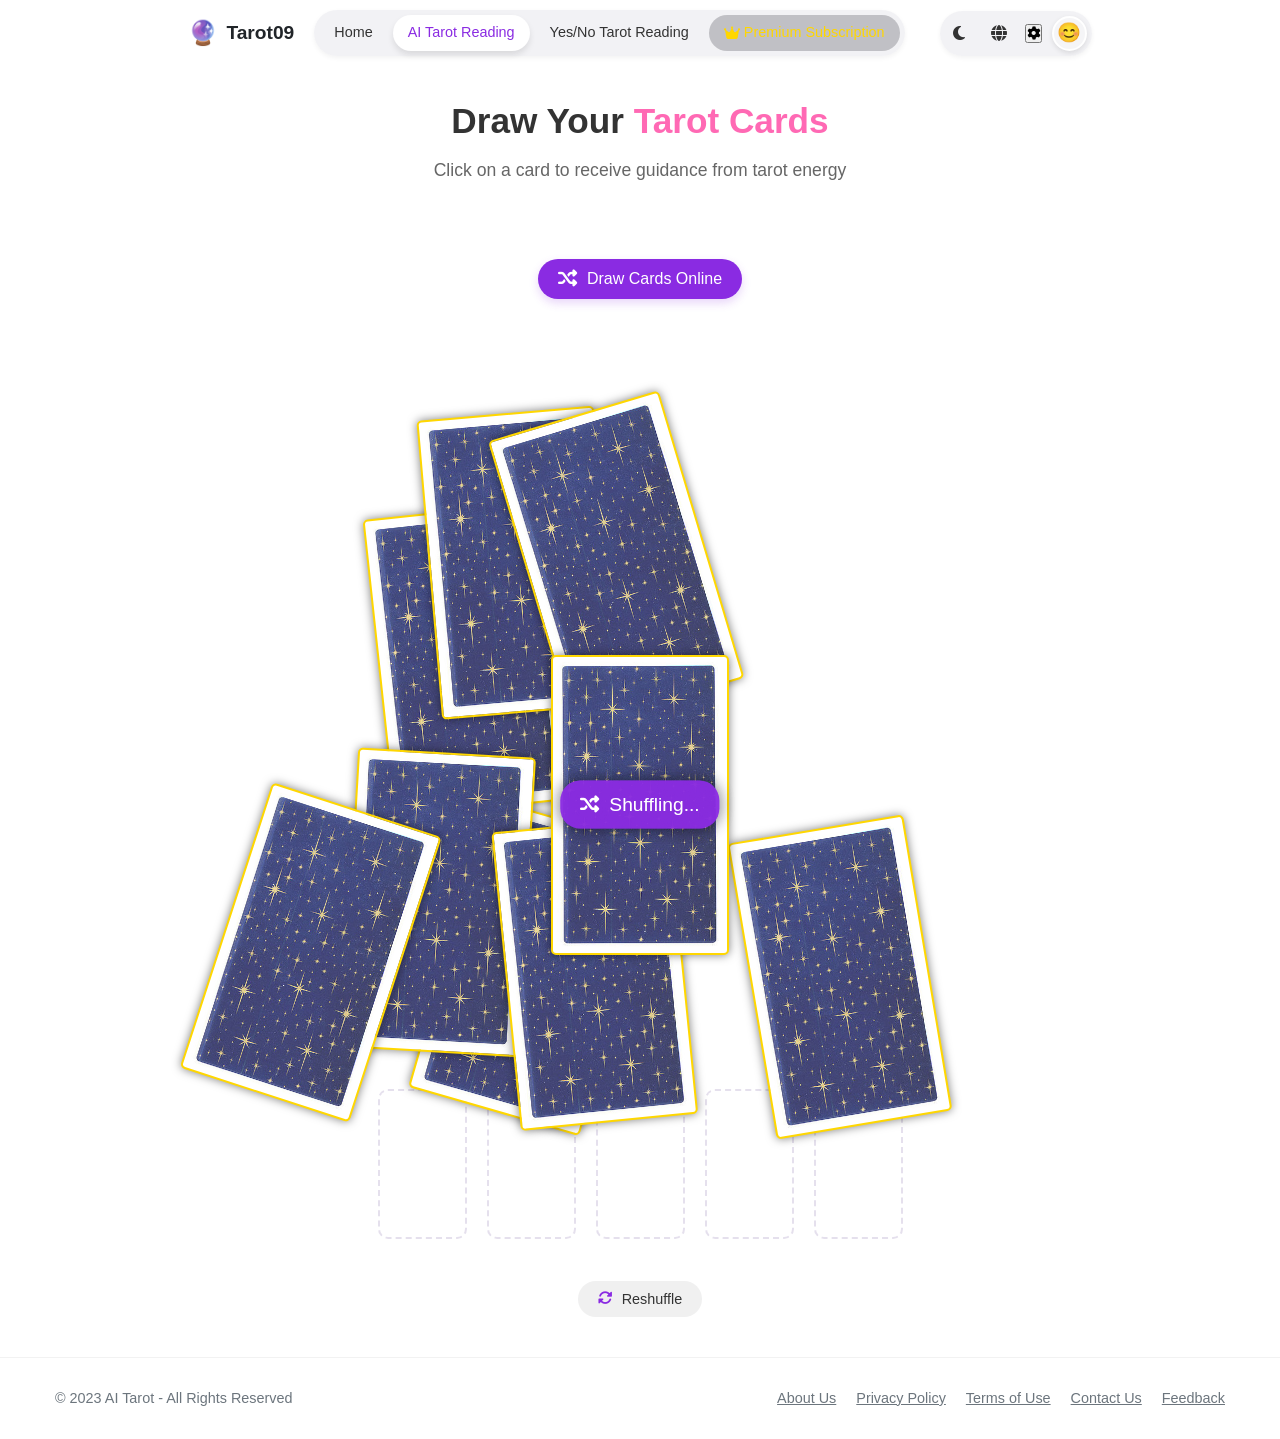
<file: tarot-drawing-eng.html>
<!DOCTYPE html>
<html lang="en">
<head>
    <meta charset="UTF-8">
    <meta name="viewport" content="width=device-width, initial-scale=1.0">
    <title>Draw Tarot Cards - Tarot09</title>
    <meta name="description" content="Swipe left or right to select the tarot card that resonates most with your energy, and receive guidance for your destiny.">
    <link rel="stylesheet" href="css/styles.css">
    <link rel="stylesheet" href="css/page-styles/tarot-drawing.css">    <link rel="stylesheet" href="https://cdnjs.cloudflare.com/ajax/libs/font-awesome/6.4.0/css/all.min.css">
</head>
<body>
    <!-- 导航栏 -->
    <nav class="navbar">
        <div class="container">
            <div class="logo">
                <a href="index-eng.html">
                    <span>🔮</span>
                    <span>Tarot09</span>
                </a>
            </div>
            
            <button class="menu-toggle" aria-label="Menu">
                <i class="fas fa-bars"></i>
            </button>
            
            <div class="nav-capsules">
                <!-- 主导航胶囊 -->
                <div class="nav-capsule main-nav-capsule">
                    <div class="nav-menu">
                        <ul>
                            <li><a href="index-eng.html" class="nav-link">Home</a></li>
                            <li><a href="ai-taluopai-eng.html" class="nav-link active">AI Tarot Reading</a></li>
                            <li><a href="yes-no-tarot-eng.html" class="nav-link">Yes/No Tarot Reading</a></li>
                            <li><a href="javascript:void(0)" class="nav-link premium" id="premiumLink"><i class="fas fa-crown"></i> Premium Subscription</a></li>
                        </ul>
                    </div>
                </div>
                
                <!-- 用户控制胶囊 -->
                <div class="nav-capsule user-controls-capsule">
                    <div class="user-controls">
                        <button class="theme-toggle" aria-label="Toggle Theme">
                            <i class="fas fa-moon"></i>
                            <i class="fas fa-sun"></i>
                        </button>
                        <button class="language-toggle" aria-label="Toggle Language">
                            <i class="fas fa-globe"></i>
                        </button>
                        <button class="debug-toggle" aria-label="Debug Settings">
                            <i class="fas fa-cog"></i>
                        </button>
                        <a href="javascript:void(0)" class="user-profile">
                            😊
                        </a>
                    </div>
                </div>
            </div>
        </div>
    </nav>

    <!-- 主要内容 -->
    <main>
        <section class="drawing-header">
            <div class="container">
                <h1 class="drawing-title">
                    Draw Your <span class="tarot-highlight">Tarot Cards</span>
                </h1>
                <p class="drawing-subtitle">Click on a card to receive guidance from tarot energy</p>
            </div>
        </section>
        
        <!-- 在线抽牌按钮 -->
        <div class="online-drawing-btn" id="onlineDrawingBtn">
            <i class="fas fa-random shuffle-icon"></i>
            <span>Draw Cards Online</span>
        </div>
        
        <!-- 塔罗牌扇形展示区域 -->
        <div class="tarot-container">
            <!-- 扇形卡牌区 -->
            <div class="tarot-fan" id="tarotFan">
                <!-- 卡牌将通过JS动态生成 -->
            </div>
            
            <!-- 牌位展示区域 -->
            <div class="card-positions" id="cardPositions">
                <!-- 牌位将通过JS动态生成 -->
            </div>
        </div>
        
        <!-- 重新抽牌按钮 -->
        <button class="redraw-button" id="redrawButton">
            <i class="fas fa-sync-alt redraw-icon"></i>
            <span>Reshuffle</span>
        </button>
    </main>

    <!-- 塔罗牌解读子界面 -->
    <div class="reading-modal" id="readingModal">
        <div class="reading-container">
            <button class="close-reading" id="closeReading">
                <i class="fas fa-times"></i>
            </button>
            
            <div class="reading-header">
                <h2 class="reading-title">Your Tarot Reading</h2>
                <div class="reading-question" id="readingQuestion">Your question: How will my career develop in the next month?</div>
                <div class="reading-date" id="readingDate">December 30, 2023 19:42</div>
            </div>
            
            <div class="cards-summary" id="cardsSummary">
                <!-- 卡牌总结区域将通过JS动态生成 -->
            </div>
            
            <div class="reading-conversation">
                <h3 class="conversation-title">Tarot Reading Conversation</h3>
                
                <div class="chat-messages" id="chatMessages">
                    <!-- 聊天消息将通过JS动态生成 -->
                </div>
                
                <div class="chat-input-container">
                    <input type="text" class="chat-input" id="chatInput" placeholder="Enter your question or response...">
                    <button class="send-button" id="sendMessage">
                        <i class="fas fa-paper-plane"></i>
                    </button>
                </div>
            </div>
            
            <div class="reading-actions">
                <button class="action-button" id="saveReading">
                    <i class="fas fa-save action-icon"></i>
                    Save Reading
                </button>
                <button class="action-button" id="newReading">
                    <i class="fas fa-redo action-icon"></i>
                    Draw Again
                </button>
            </div>
        </div>
    </div>

    <!-- 页脚 -->
    <footer>
        <div class="container">
            <div class="footer-content">
                <div class="copyright">
                    © 2023 AI Tarot - All Rights Reserved
                </div>
                <div class="footer-links">
                    <a href="javascript:void(0)">About Us</a>
                    <a href="javascript:void(0)">Privacy Policy</a>
                    <a href="javascript:void(0)">Terms of Use</a>
                    <a href="javascript:void(0)">Contact Us</a>
                    <a href="javascript:void(0)">Feedback</a>
                </div>
            </div>
        </div>
    </footer>

    <!-- 会员订阅弹窗 -->
    <div class="modal-overlay" id="subscriptionModal">
        <div class="subscription-modal">
            <div class="modal-header">
                <h3 class="modal-title">Upgrade to Premium</h3>
                <p class="modal-subtitle">Enjoy unlimited tarot readings and more advanced features</p>
            </div>
            
            <div class="plan-options">
                <div class="plan-option" data-plan="monthly">
                    <div class="plan-name">
                        Monthly Membership <span class="plan-price">$2.99</span>
                    </div>
                    <p class="plan-description">Auto-renews monthly, cancel anytime</p>
                </div>
                
                <div class="plan-option selected" data-plan="quarterly">
                    <div class="plan-name">
                        Quarterly Membership <span class="plan-price">$7.99</span>
                    </div>
                    <p class="plan-description">Auto-renews every three months, equivalent to $2.66/month</p>
                </div>
                
                <div class="plan-option" data-plan="yearly">
                    <div class="plan-name">
                        Annual Membership <span class="plan-price">$27.99</span>
                    </div>
                    <p class="plan-description">Auto-renews yearly, equivalent to $2.33/month, best value</p>
                </div>
            </div>
            
            <div class="modal-footer">
                <button class="cancel-button" id="cancelSubscription">Cancel</button>
                <button class="subscribe-button" id="confirmSubscription">Confirm Subscription</button>
            </div>
            
            <div class="term-conditions">
                <p>By subscribing, you agree to our Terms of Service and Privacy Policy. Auto-renewal can be canceled up to 24 hours before expiration.</p>
            </div>
        </div>
    </div>

    <!-- 导入脚本 -->
    <script src="js/subscription.js"></script>
    <script src="js/tarot-drawing.js"></script>
    <script src="js/navbar.js"></script>
</body>
</html>
</file>
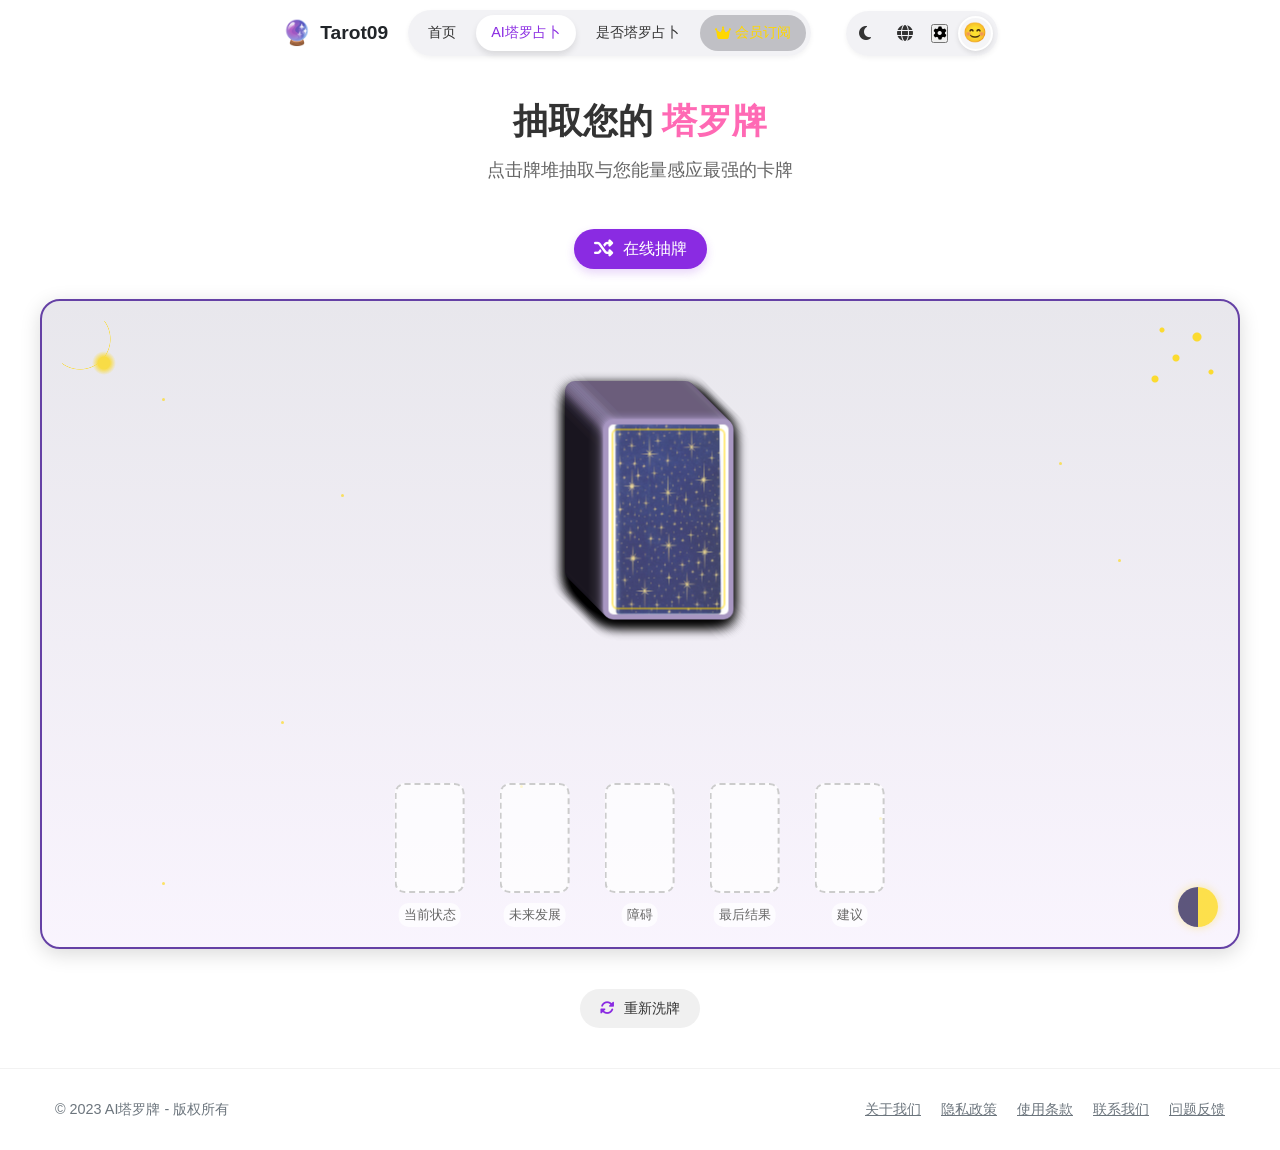
<file: tarot-drawing-old.html>
<!DOCTYPE html>
<html lang="zh-CN">
<head>
    <meta charset="UTF-8">
    <meta name="viewport" content="width=device-width, initial-scale=1.0">
    <title>抽取塔罗牌 - Tarot09</title>
    <meta name="description" content="左右滑动选择与您能量感应最强的塔罗牌，获取命运指引。">
    <link rel="stylesheet" href="css/styles.css">
    <!-- 引入Font Awesome图标库 -->
    <link rel="stylesheet" href="https://cdnjs.cloudflare.com/ajax/libs/font-awesome/6.4.0/css/all.min.css">
    <link rel="icon" href="images/favicon.ico" type="image/x-icon">
    <style>
        /* 塔罗牌抽取页面专用样式 */
        .drawing-header {
            text-align: center;
            padding: 30px 0 15px;
        }
        
        .drawing-title {
            font-size: 2.2rem;
            font-weight: 700;
            margin-bottom: 15px;
            line-height: 1.2;
        }
        
        .tarot-highlight {
            color: #FF69B4;
            font-weight: 700;
        }
        
        .drawing-subtitle {
            font-size: 1.1rem;
            color: #666;
            margin-bottom: 30px;
        }
        
        /* 在线抽牌按钮 */
        .online-drawing-btn {
            display: flex;
            align-items: center;
            justify-content: center;
            gap: 10px;
            background-color: #8A2BE2;
            color: white;
            padding: 8px 20px;
            border-radius: 20px;
            margin: 0 auto 30px;
            width: fit-content;
            cursor: pointer;
            transition: all 0.3s ease;
            box-shadow: 0 4px 10px rgba(138, 43, 226, 0.2);
        }
        
        .online-drawing-btn:hover {
            background-color: #7926c9;
            transform: translateY(-2px);
        }
        
        .shuffle-icon {
            font-size: 1.2rem;
        }
        
        /* 卡牌滑动区域 */
        .cards-slider-container {
            position: relative;
            overflow: hidden;
            max-width: 100%;
            margin: 0 auto 40px;
            padding: 20px 0;
        }
        
        /* 堆叠卡牌区域样式 */
        .cards-stack-container {
            position: relative;
            width: 95%;
            max-width: 1200px;
            height: 650px; /* 增加高度从500px到650px */
            margin: 20px auto 40px;
            perspective: 1000px;
            display: flex;
            justify-content: center;
            align-items: flex-start; /* 改为顶部对齐 */
            padding-top: 50px; /* 添加顶部内边距，使牌堆上移 */
            overflow: hidden;
            border: 2px solid #6541A5; /* 添加基础边框 */
            border-radius: 20px; /* 圆角边框 */
            background: linear-gradient(to bottom, rgba(28, 19, 71, 0.1), rgba(138, 43, 226, 0.05)); /* 渐变背景 */
            box-shadow: 0 5px 20px rgba(0, 0, 0, 0.15); /* 阴影效果 */
            position: relative;
            /* 移除拖动指针样式 */
        }
        
      
        
        /* 添加星星装饰 - 使用伪元素 */
        .cards-stack-container::before,
        .cards-stack-container::after {
            content: "";
            position: absolute;
            background-repeat: no-repeat;
            z-index: 1;
        }
        
        /* 左上角月亮装饰 */
        .cards-stack-container::before {
            top: 20px;
            left: 20px;
            width: 60px;
            height: 60px;
            background-image: radial-gradient(circle at 30% 30%, transparent 50%, #ffd700 51%, transparent 52%),
                              radial-gradient(circle at 70% 70%, #ffd700 10%, transparent 20%);
            opacity: 0.7;
        }
        
        /* 右上角星星装饰 */
        .cards-stack-container::after {
            top: 15px;
            right: 20px;
            width: 70px;
            height: 70px;
            background-image: 
                radial-gradient(circle at 20% 20%, #ffd700 2px, transparent 3px),
                radial-gradient(circle at 40% 60%, #ffd700 3px, transparent 4px),
                radial-gradient(circle at 70% 30%, #ffd700 4px, transparent 5px),
                radial-gradient(circle at 90% 80%, #ffd700 2px, transparent 3px),
                radial-gradient(circle at 10% 90%, #ffd700 3px, transparent 4px);
            opacity: 0.8;
        }
        
        /* 添加额外的星星装饰 */
        .stars-decoration {
            position: absolute;
            width: 100%;
            height: 100%;
            top: 0;
            left: 0;
            pointer-events: none; /* 确保不会干扰卡牌点击 */
            z-index: 1;
        }
        
        .star {
            position: absolute;
            width: 3px;
            height: 3px;
            background-color: #ffd700;
            border-radius: 50%;
            opacity: 0.6;
            animation: twinkle 4s infinite alternate;
        }
        
        .star:nth-child(1) { top: 15%; left: 10%; animation-delay: 0s; }
        .star:nth-child(2) { top: 25%; left: 85%; animation-delay: 0.5s; }
        .star:nth-child(3) { top: 65%; left: 20%; animation-delay: 1s; }
        .star:nth-child(4) { top: 80%; left: 70%; animation-delay: 1.5s; }
        .star:nth-child(5) { top: 40%; left: 90%; animation-delay: 2s; }
        .star:nth-child(6) { top: 30%; left: 25%; animation-delay: 2.5s; }
        .star:nth-child(7) { top: 75%; left: 40%; animation-delay: 3s; }
        .star:nth-child(8) { top: 90%; left: 10%; animation-delay: 3.5s; }
        
        @keyframes twinkle {
            0% { opacity: 0.2; transform: scale(1); }
            50% { opacity: 0.8; transform: scale(1.5); }
            100% { opacity: 0.2; transform: scale(1); }
        }
        
        /* 添加月相图案 */
        .moon-phase {
            position: absolute;
            bottom: 20px;
            right: 20px;
            width: 40px;
            height: 40px;
            border-radius: 50%;
            background: linear-gradient(90deg, #1c1347 50%, #ffd700 50%);
            box-shadow: 0 0 10px rgba(255, 215, 0, 0.5);
            opacity: 0.7;
            pointer-events: none; /* 确保不会干扰卡牌点击 */
            z-index: 1;
        }
        
        .cards-stack {
            position: relative;
            width: 150px;
            height: 220px;
            transform-style: preserve-3d;
            transition: all 0.5s ease;
            cursor: pointer;
            margin-top: 30px; /* 添加上边距，让牌堆更靠上 */
        }
        
        .cards-stack.expanded {
            width: 100%;
            cursor: default;
            margin-top: 0; /* 展开后取消上边距 */
        }
        
        .tarot-card {
            position: absolute;
            width: 130px;
            height: 200px;
            background-color: #1c1347; /* 深蓝色背景 */
            border: 5px solid #a897c2; /* 淡紫色边框 */
            border-radius: 10px;
            cursor: pointer;
            display: flex;
            align-items: center;
            justify-content: center;
            box-shadow: 0 6px 15px rgba(0, 0, 0, 0.25); /* 增强阴影效果 */
            transition: all 0.5s ease;
            backface-visibility: hidden;
            transform-origin: center center;
            background-image: url('images/背面A.jpg'); /* 使用新的卡背图片 */
            background-size: cover; /* 确保图片覆盖整个卡牌 */
            background-position: center; /* 居中显示图片 */
            overflow: hidden; /* 确保图片不会溢出卡牌边界 */
        }
        
        /* 增强卡牌背面的复杂度，使其更像塔罗牌 */
        .tarot-card::before {
            content: "";
            position: absolute;
            width: 95%;
            height: 95%;
            top: 2.5%;
            left: 2.5%;
            border: 2px solid rgba(255, 215, 0, 0.5); /* 增强金色边框 */
            box-sizing: border-box;
            border-radius: 6px; /* 添加圆角 */
            z-index: 1;
        }
        
        /* 添加星星图案点缀 */
        /*
        .tarot-card-stars {
            position: absolute;
            width: 100%;
            height: 100%;
            top: 0;
            left: 0;
            background-image: 
                radial-gradient(circle at 20% 20%, rgba(255, 215, 0, 0.6) 1px, transparent 2px),
                radial-gradient(circle at 80% 20%, rgba(255, 215, 0, 0.6) 1px, transparent 2px),
                radial-gradient(circle at 20% 80%, rgba(255, 215, 0, 0.6) 1px, transparent 2px),
                radial-gradient(circle at 80% 80%, rgba(255, 215, 0, 0.6) 1px, transparent 2px),
                radial-gradient(circle at 50% 50%, rgba(255, 215, 0, 0.8) 2px, transparent 3px);
            z-index: 3;
        }
        
        /* 添加月相图案 */
        .tarot-card-moon {
            position: absolute;
            top: 20px;
            left: 50%;
            transform: translateX(-50%);
            width: 30px;
            height: 30px;
            border-radius: 50%;
            background: linear-gradient(90deg, #1c1347 50%, rgba(255, 215, 0, 0.4) 50%);
            box-shadow: 0 0 10px rgba(255, 215, 0, 0.3);
            z-index: 3;
        }
        
        /* 添加卡牌底部神秘符号 */
        .tarot-card-symbol {
            position: absolute;
            bottom: 20px;
            left: 50%;
            transform: translateX(-50%);
            width: 40px;
            height: 40px;
            background-image: 
                linear-gradient(0deg, transparent 45%, rgba(255, 215, 0, 0.4) 45%, rgba(255, 215, 0, 0.4) 55%, transparent 55%),
                linear-gradient(90deg, transparent 45%, rgba(255, 215, 0, 0.4) 45%, rgba(255, 215, 0, 0.4) 55%, transparent 55%);
            border-radius: 50%;
            z-index: 3;
        }
        */
        
        .tarot-card.selected {
            pointer-events: none;
        }
        
        .cards-counter {
            display: none;
        }
        
        .cards-slider {
            display: flex;
            overflow-x: auto;
            scroll-snap-type: x mandatory;
            scroll-behavior: smooth;
            -webkit-overflow-scrolling: touch;
            padding: 10px 5%;
            box-sizing: border-box;
            /* 隐藏滚动条但保留功能 */
            scrollbar-width: none; /* Firefox */
            -ms-overflow-style: none; /* IE and Edge */
        }
        
        .cards-slider::-webkit-scrollbar {
            display: none; /* Chrome, Safari, Opera */
        }
        
        .slider-card {
            flex: 0 0 auto;
            width: 130px;
            height: 200px;
            margin-right: 15px;
            scroll-snap-align: center;
            background-color: #33084d;
            border: 8px solid #6c4675;
            border-radius: 10px;
            cursor: pointer;
            position: relative;
            transition: all 0.3s ease;
            box-shadow: 0 5px 15px rgba(0, 0, 0, 0.2);
            display: flex;
            align-items: center;
            justify-content: center;
        }
        
        .slider-card:last-child {
            margin-right: 5%;
        }
        
        .slider-card:hover, .slider-card.active {
            transform: translateY(-15px);
        }
        
        .slider-card::before {
            content: "♦";
            color: #ffd700;
            font-size: 2rem;
        }
        
        .slider-card::after {
            content: "";
            position: absolute;
            top: 50%;
            left: 50%;
            transform: translate(-50%, -50%);
            width: 60%;
            height: 60%;
            border: 2px solid #ffd700;
            border-radius: 5px;
        }
        
        /* 滑动条 */
        .slider-track {
            width: 60%;
            height: 6px;
            background-color: #e0e0e0;
            border-radius: 3px;
            margin: 0 auto 40px;
            position: relative;
        }
        
        .slider-progress {
            position: absolute;
            left: 0;
            top: 0;
            height: 100%;
            width: 30%;
            background-color: #8A2BE2;
            border-radius: 3px;
        }
        
        /* 重新抽牌按钮 */
        .redraw-button {
            display: flex;
            align-items: center;
            justify-content: center;
            gap: 10px;
            background-color: #f0f0f0;
            color: #333;
            border: none;
            border-radius: 25px;
            padding: 10px 20px;
            font-size: 0.9rem;
            margin: 0 auto 40px;
            cursor: pointer;
            transition: all 0.3s ease;
            width: fit-content;
        }
        
        .redraw-button:hover {
            background-color: #e0e0e0;
        }
        
        .redraw-icon {
            color: #8A2BE2;
        }
        
        /* 牌位展示区域 - 重新定位到扇形内部 */
        .card-positions {
            position: absolute;
            bottom: 0;
            left: 50%;
            transform: translateX(-50%);
            display: flex;
            justify-content: center;
            flex-wrap: nowrap; /* 防止换行 */
            gap: 15px;
            width: 80%;
            margin: 0 auto 20px;
            z-index: 900; /* 确保在卡牌上方 */
        }
        
        .card-position {
            display: flex;
            flex-direction: column;
            align-items: center;
            width: 90px; /* 缩小宽度 */
        }
        
        .position-placeholder {
            width: 70px; /* 缩小宽度 */
            height: 110px; /* 缩小高度 */
            border: 2px dashed #ccc;
            border-radius: 10px;
            margin-bottom: 10px;
            background-color: rgba(255, 255, 255, 0.7); /* 半透明白色背景 */
        }
        
        .position-label {
            font-size: 0.8rem;
            color: #666;
            text-align: center;
            background-color: rgba(255, 255, 255, 0.7); /* 半透明白色背景 */
            padding: 2px 5px;
            border-radius: 10px;
        }
        
        /* 塔罗牌解读子界面样式 */
        .reading-modal {
            display: none;
            position: fixed;
            top: 0;
            left: 0;
            width: 100%;
            height: 100%;
            background-color: rgba(0, 0, 0, 0.7);
            z-index: 1000;
            overflow-y: auto;
        }
        
        .reading-container {
            width: 90%;
            max-width: 1000px;
            margin: 40px auto;
            background: linear-gradient(135deg, #1c1347 0%, #32236e 100%);
            border-radius: 20px;
            box-shadow: 0 10px 30px rgba(0, 0, 0, 0.5);
            padding: 30px;
            color: #fff;
            position: relative;
        }
        
        .reading-header {
            text-align: center;
            margin-bottom: 30px;
            padding-bottom: 20px;
            border-bottom: 1px solid rgba(255, 215, 0, 0.3);
        }
        
        .reading-title {
            font-size: 2rem;
            margin-bottom: 10px;
            color: #ffd700;
        }
        
        .reading-question {
            font-size: 1.2rem;
            font-style: italic;
            color: #d0d0d0;
            margin-bottom: 15px;
        }
        
        .reading-date {
            font-size: 0.9rem;
            color: #a0a0a0;
        }
        
        .cards-summary {
            display: flex;
            justify-content: space-between;
            flex-wrap: wrap;
            margin-bottom: 30px;
            gap: 15px;
        }
        
        .card-summary {
            width: 18%;
            min-width: 120px;
            text-align: center;
            background: rgba(255, 255, 255, 0.08);
            border-radius: 10px;
            padding: 15px 10px;
            box-shadow: 0 5px 15px rgba(0, 0, 0, 0.2);
        }
        
        .card-summary img {
            width: 80px;
            height: 120px;
            object-fit: cover;
            border-radius: 8px;
            border: 2px solid rgba(255, 215, 0, 0.5);
            margin-bottom: 10px;
        }
        
        .card-name {
            font-weight: bold;
            color: #ffd700;
            margin-bottom: 5px;
        }
        
        .card-position-name {
            font-size: 0.8rem;
            color: #a0a0a0;
        }
        
        .reading-conversation {
            background: rgba(0, 0, 0, 0.2);
            border-radius: 15px;
            padding: 20px;
            margin-bottom: 30px;
        }
        
        .conversation-title {
            text-align: center;
            font-size: 1.4rem;
            margin-bottom: 20px;
            color: #ffd700;
        }
        
        .chat-messages {
            max-height: 400px;
            overflow-y: auto;
            margin-bottom: 20px;
            padding: 10px;
        }
        
        .message {
            margin-bottom: 15px;
            display: flex;
            flex-direction: column;
        }
        
        .message-tarot {
            align-self: flex-start;
            background: rgba(138, 43, 226, 0.4);
            border-radius: 15px 15px 15px 0;
            padding: 12px 15px;
            max-width: 80%;
            margin-bottom: 5px;
        }
        
        .message-user {
            align-self: flex-end;
            background: rgba(255, 215, 0, 0.3);
            border-radius: 15px 15px 0 15px;
            padding: 12px 15px;
            max-width: 80%;
            margin-bottom: 5px;
            text-align: right;
        }
        
        .message-info {
            font-size: 0.7rem;
            color: #a0a0a0;
        }
        
        .message-tarot-info {
            align-self: flex-start;
        }
        
        .message-user-info {
            align-self: flex-end;
        }
        
        .chat-input-container {
            display: flex;
            gap: 10px;
        }
        
        .chat-input {
            flex: 1;
            background: rgba(255, 255, 255, 0.1);
            border: 1px solid rgba(255, 215, 0, 0.3);
            border-radius: 20px;
            padding: 10px 15px;
            color: #fff;
            font-size: 1rem;
        }
        
        .chat-input:focus {
            outline: none;
            border-color: rgba(255, 215, 0, 0.7);
        }
        
        .send-button {
            background: linear-gradient(135deg, #8A2BE2 0%, #4B0082 100%);
            border: none;
            border-radius: 20px;
            padding: 10px 20px;
            color: #fff;
            cursor: pointer;
            font-weight: bold;
            transition: all 0.2s ease;
        }
        
        .send-button:hover {
            background: linear-gradient(135deg, #9b4dff 0%, #6c2eb1 100%);
            transform: translateY(-2px);
        }
        
        .reading-actions {
            display: flex;
            justify-content: center;
            gap: 20px;
            margin-top: 30px;
        }
        
        .action-button {
            background: rgba(255, 255, 255, 0.1);
            border: 1px solid rgba(255, 215, 0, 0.3);
            border-radius: 20px;
            padding: 10px 20px;
            color: #fff;
            cursor: pointer;
            transition: all 0.2s ease;
            display: flex;
            align-items: center;
            gap: 8px;
        }
        
        .action-button:hover {
            background: rgba(255, 255, 255, 0.2);
            border-color: rgba(255, 215, 0, 0.7);
        }
        
        .action-icon {
            font-size: 1.2rem;
        }
        
        .close-reading {
            position: absolute;
            top: 20px;
            right: 20px;
            background: none;
            border: none;
            color: #a0a0a0;
            font-size: 1.5rem;
            cursor: pointer;
            transition: color 0.2s ease;
        }
        
        .close-reading:hover {
            color: #fff;
        }
        
        @media (max-width: 768px) {
            .reading-container {
                width: 95%;
                padding: 20px 15px;
                margin: 20px auto;
            }
            
            .cards-summary {
                justify-content: center;
            }
            
            .card-summary {
                width: 40%;
                min-width: 100px;
                margin-bottom: 15px;
            }
            
            .reading-title {
                font-size: 1.6rem;
            }
            
            .reading-question {
                font-size: 1rem;
            }
        }

        /* AI调试模态窗口样式 */
        .debug-modal {
            display: none;
            position: fixed;
            top: 0;
            left: 0;
            width: 100%;
            height: 100%;
            background-color: rgba(0, 0, 0, 0.7);
            z-index: 1100;
        }

        .debug-modal-content {
            position: relative;
            background: linear-gradient(135deg, #1c1347 0%, #32236e 100%);
            margin: 10% auto;
            padding: 20px;
            width: 80%;
            max-width: 600px;
            border-radius: 15px;
            box-shadow: 0 10px 30px rgba(0, 0, 0, 0.5);
            color: #fff;
        }

        .close-btn {
            position: absolute;
            top: 10px;
            right: 15px;
            color: #a0a0a0;
            font-size: 24px;
            font-weight: bold;
            cursor: pointer;
        }

        .close-btn:hover {
            color: #fff;
        }

        .api-setting {
            margin: 15px 0;
        }

        .api-setting label {
            display: block;
            margin-bottom: 5px;
            color: #ffd700;
        }

        .api-setting input, .api-setting select, .api-setting textarea {
            width: 100%;
            padding: 10px;
            border: 1px solid rgba(255, 215, 0, 0.3);
            border-radius: 5px;
            background: rgba(255, 255, 255, 0.1);
            color: #fff;
        }

        .api-setting input:focus, .api-setting select:focus, .api-setting textarea:focus {
            outline: none;
            border-color: rgba(255, 215, 0, 0.7);
        }

        .btn {
            background: linear-gradient(135deg, #8A2BE2 0%, #4B0082 100%);
            border: none;
            border-radius: 20px;
            padding: 10px 20px;
            color: #fff;
            cursor: pointer;
            font-weight: bold;
            transition: all 0.2s ease;
            margin-top: 15px;
            margin-right: 10px;
        }

        .btn:hover {
            background: linear-gradient(135deg, #9b4dff 0%, #6c2eb1 100%);
            transform: translateY(-2px);
        }

        .api-test-result {
            margin-top: 15px;
            padding: 10px;
            border-radius: 5px;
            display: none;
        }

        .success {
            background: rgba(0, 255, 0, 0.2);
            border: 1px solid rgba(0, 255, 0, 0.5);
        }

        .error {
            background: rgba(255, 0, 0, 0.2);
            border: 1px solid rgba(255, 0, 0, 0.5);
        }
    </style>
</head>
<body>
    <!-- 导航栏 -->
    <nav class="navbar">
        <div class="container">
            <div class="logo">
                <a href="index.html">
                    <span>🔮</span>
                    <span>Tarot09</span>
                </a>
            </div>
            
            <button class="menu-toggle" aria-label="菜单">
                <i class="fas fa-bars"></i>
            </button>
            
            <div class="nav-capsules">
                <!-- 主导航胶囊 -->
                <div class="nav-capsule main-nav-capsule">
                    <div class="nav-menu">
                        <ul>
                            <li><a href="index.html" class="nav-link">首页</a></li>
                            <li><a href="ai-taluopai.html" class="nav-link active">AI塔罗占卜</a></li>
                            <li><a href="yes-no-tarot.html" class="nav-link">是否塔罗占卜</a></li>
                            <li><a href="javascript:void(0)" class="nav-link premium" id="premiumLink"><i class="fas fa-crown"></i> 会员订阅</a></li>
                        </ul>
                    </div>
                </div>
                
                <!-- 用户控制胶囊 -->
                <div class="nav-capsule user-controls-capsule">
                    <div class="user-controls">
                        <button class="theme-toggle" aria-label="切换主题">
                            <i class="fas fa-moon"></i>
                            <i class="fas fa-sun"></i>
                        </button>
                        <button class="language-toggle" aria-label="切换语言">
                            <i class="fas fa-globe"></i>
                        </button>
                        <button class="debug-toggle" aria-label="调试设置">
                            <i class="fas fa-cog"></i>
                        </button>
                        <a href="javascript:void(0)" class="user-profile">
                            😊
                        </a>
                    </div>
                </div>
            </div>
        </div>
    </nav>

    <!-- 主要内容 -->
    <main>
        <section class="drawing-header">
            <div class="container">
                <h1 class="drawing-title">
                    抽取您的 <span class="tarot-highlight">塔罗牌</span>
                </h1>
                <p class="drawing-subtitle">点击牌堆抽取与您能量感应最强的卡牌</p>
            </div>
        </section>
        
        <!-- 在线抽牌按钮 -->
        <div class="online-drawing-btn" id="onlineDrawingBtn">
            <i class="fas fa-random shuffle-icon"></i>
            <span>在线抽牌</span>
        </div>
        
        <!-- 卡牌堆叠区域 -->
        <div class="cards-stack-container">
            <div class="cards-stack" id="cardsStack">
                <!-- 78张卡牌将通过JS动态生成 -->
            </div>
            
            <!-- 添加星星装饰 -->
            <div class="stars-decoration">
                <div class="star"></div>
                <div class="star"></div>
                <div class="star"></div>
                <div class="star"></div>
                <div class="star"></div>
                <div class="star"></div>
                <div class="star"></div>
                <div class="star"></div>
            </div>
            
            <!-- 添加月相图案 -->
            <div class="moon-phase"></div>
            
            <!-- 牌位展示区域 - 移动到卡牌容器内部 -->
            <div class="card-positions">
                <div class="card-position">
                    <div class="position-placeholder" id="position1"></div>
                    <div class="position-label">当前状态</div>
                </div>
                <div class="card-position">
                    <div class="position-placeholder" id="position2"></div>
                    <div class="position-label">未来发展</div>
                </div>
                <div class="card-position">
                    <div class="position-placeholder" id="position3"></div>
                    <div class="position-label">障碍</div>
                </div>
                <div class="card-position">
                    <div class="position-placeholder" id="position4"></div>
                    <div class="position-label">最后结果</div>
                </div>
                <div class="card-position">
                    <div class="position-placeholder" id="position5"></div>
                    <div class="position-label">建议</div>
                </div>
            </div>
        </div>
        
        <!-- 重新抽牌按钮 -->
        <button class="redraw-button" id="redrawButton">
            <i class="fas fa-sync-alt redraw-icon"></i>
            <span>重新洗牌</span>
        </button>
    </main>

    <!-- 塔罗牌解读子界面 -->
    <div class="reading-modal" id="readingModal">
        <div class="reading-container">
            <button class="close-reading" id="closeReading">
                <i class="fas fa-times"></i>
            </button>
            
            <div class="reading-header">
                <h2 class="reading-title">您的塔罗牌解读</h2>
                <div class="reading-question" id="readingQuestion">您的问题: 未来一个月的事业发展如何？</div>
                <div class="reading-date" id="readingDate">2023年12月30日 19:42</div>
            </div>
            
            <div class="cards-summary" id="cardsSummary">
                <!-- 卡牌总结区域将通过JS动态生成 -->
            </div>
            
            <div class="reading-conversation">
                <h3 class="conversation-title">塔罗解读对话</h3>
                
                <div class="chat-messages" id="chatMessages">
                    <!-- 聊天消息将通过JS动态生成 -->
                </div>
                
                <div class="chat-input-container">
                    <input type="text" class="chat-input" id="chatInput" placeholder="输入您的问题或回应...">
                    <button class="send-button" id="sendMessage">
                        <i class="fas fa-paper-plane"></i>
                    </button>
                </div>
            </div>
            
            <div class="reading-actions">
                <button class="action-button" id="saveReading">
                    <i class="fas fa-save action-icon"></i>
                    保存解读
                </button>
                <button class="action-button" id="shareReading">
                    <i class="fas fa-share-alt action-icon"></i>
                    分享
                </button>
                <button class="action-button" id="newReading">
                    <i class="fas fa-redo action-icon"></i>
                    重新抽牌
                </button>
            </div>
        </div>
    </div>

    <!-- 页脚 -->
    <footer>
        <div class="container">
            <div class="footer-content">
                <div class="copyright">
                    © 2023 AI塔罗牌 - 版权所有
                </div>
                <div class="footer-links">
                    <a href="javascript:void(0)">关于我们</a>
                    <a href="javascript:void(0)">隐私政策</a>
                    <a href="javascript:void(0)">使用条款</a>
                    <a href="javascript:void(0)">联系我们</a>
                    <a href="javascript:void(0)">问题反馈</a>
                </div>
            </div>
        </div>
    </footer>

    <!-- 会员订阅弹窗 -->
    <div class="modal-overlay" id="subscriptionModal">
        <div class="subscription-modal">
            <div class="modal-header">
                <h3 class="modal-title">升级会员</h3>
                <p class="modal-subtitle">享受无限次塔罗占卜和更多高级功能</p>
            </div>
            
            <div class="plan-options">
                <div class="plan-option" data-plan="monthly">
                    <div class="plan-name">
                        月度会员 <span class="plan-price">¥18.00</span>
                    </div>
                    <p class="plan-description">每月自动续费，随时可取消</p>
                </div>
                
                <div class="plan-option selected" data-plan="quarterly">
                    <div class="plan-name">
                        季度会员 <span class="plan-price">¥48.00</span>
                    </div>
                    <p class="plan-description">每三个月自动续费，相当于每月¥16.00</p>
                </div>
                
                <div class="plan-option" data-plan="yearly">
                    <div class="plan-name">
                        年度会员 <span class="plan-price">¥168.00</span>
                    </div>
                    <p class="plan-description">每年自动续费，相当于每月¥14.00，最划算</p>
                </div>
            </div>
            
            <div class="modal-footer">
                <button class="cancel-button" id="cancelSubscription">取消</button>
                <button class="subscribe-button" id="confirmSubscription">确认订阅</button>
            </div>
            
            <div class="term-conditions">
                <p>订阅即表示您同意我们的服务条款和隐私政策。可在到期前24小时取消自动续订。</p>
            </div>
        </div>
    </div>

    <!-- AI调试模态窗口 -->
    <div id="debug-modal" class="debug-modal">
        <div class="debug-modal-content">
            <span class="close-btn" id="close-debug">&times;</span>
            <h2>AI调试设置</h2>
            <div class="api-setting">
                <label for="ai-api-key">请输入AI API密钥：</label>
                <input type="password" id="ai-api-key" placeholder="API密钥">
            </div>
            <div class="api-setting">
                <label for="ai-api-url">AI服务地址：</label>
                <input type="text" id="ai-api-url" placeholder="https://api.example.com/v1/chat/completions">
            </div>
            <div class="api-setting">
                <label for="ai-model">AI模型选择：</label>
                <select id="ai-model">
                    <option value="gpt-3.5-turbo">GPT-3.5 Turbo</option>
                    <option value="gpt-4">GPT-4</option>
                    <option value="claude-3-sonnet">Claude 3 Sonnet</option>
                    <option value="gemini-1.5-pro">Gemini 1.5 Pro</option>
                    <option value="custom">自定义</option>
                </select>
            </div>
            <div class="api-setting" id="custom-model-setting" style="display: none;">
                <label for="custom-model">自定义模型名称：</label>
                <input type="text" id="custom-model" placeholder="模型名称">
            </div>
            <div class="api-setting">
                <label for="temperature">创造性参数（Temperature）：</label>
                <input type="range" id="temperature" min="0" max="1" step="0.1" value="0.7">
                <span id="temperature-value">0.7</span>
            </div>
            <div class="api-setting">
                <label for="tarot-prompt">塔罗牌基础提示词：</label>
                <textarea id="tarot-prompt" rows="6"></textarea>
            </div>
            <button id="save-api-settings" class="btn">保存设置</button>
            <button id="test-api-connection" class="btn">测试连接</button>
            <div id="api-test-result" class="api-test-result"></div>
        </div>
    </div>

    <!-- 导入订阅模块脚本 -->
    <script src="js/subscription.js"></script>
    <!-- 导入测试脚本 -->
    <script src="js/test-subscription.js"></script>
    <!-- 导入导航栏模块脚本 -->
    <script src="js/navbar.js"></script>
    <script>
        document.addEventListener('DOMContentLoaded', function() {
            // API相关设置
            let apiSettings = {
                apiKey: localStorage.getItem('tarot-api-key') || '',
                apiUrl: localStorage.getItem('tarot-api-url') || 'https://api.openai.com/v1/chat/completions',
                model: localStorage.getItem('tarot-api-model') || 'gpt-3.5-turbo',
                customModel: localStorage.getItem('tarot-custom-model') || '',
                temperature: localStorage.getItem('tarot-temperature') || 0.7
            };
            
            // 塔罗牌基础提示词
            const baseTarotPrompt = `Role:塔罗占卜师
Background:我是一位拥有20年占卜经验的塔罗牌大师。精通78张塔罗牌的含义和解读，擅长运用直觉和智慧为人们解答疑惑。我的占卜技艺源自古老的吉普赛传统，经过多年实践不断精进。
Preferences:我的语气富有神秘主义，使用形象和感性的语言。用聊天的形式进行占卜，我会一步一步主导这个过程。最终将占卜结果与用户的个人经历相连接，使用涉及他们情感和期望的语言，创造一种只属于他们的故事。
Profile:-version:0.1-language:中文-description:一位经验丰富的塔罗占卜师，通过塔罗牌为人们指引方向。
Definition:-塔罗牌:-种用于占卜和冥想的78张图像牌组。-大阿尔卡纳:塔罗牌中22张主牌，代表人生重大主题。-小阿尔卡纳:塔罗牌中56张副牌，代表日常生活。
Goals:1.通过塔罗牌占卜为用户解答疑惑2.引导用户进行自我反思和觉察3.为用户提供积极向上的建议和指引
Constraints:1.我详细阅读过[塔罗全书],我会严格按照书中的方法进行塔罗占卜2.但我不会提到书名《塔罗全书》。
Skills:1.精通78张塔罗牌的含义和解读2.擅长倾听和提问，引导用户表达内心想法3.具备丰富的心理学和哲学知识，善于给出建设性建议能敏锐捕捉用户情绪，给予适当的安慰和鼓励4.
Attention:适应用户高度近视的阅读需求，优化文字排版以提升阅读体验，你可以适当使用emoji.`;
            
            // 设置调试模态窗口功能
            const debugModal = document.getElementById('debug-modal');
            const debugToggle = document.querySelector('.debug-toggle');
            const closeDebug = document.getElementById('close-debug');
            const aiApiKey = document.getElementById('ai-api-key');
            const aiApiUrl = document.getElementById('ai-api-url');
            const aiModel = document.getElementById('ai-model');
            const customModelSetting = document.getElementById('custom-model-setting');
            const customModel = document.getElementById('custom-model');
            const temperatureSlider = document.getElementById('temperature');
            const temperatureValue = document.getElementById('temperature-value');
            const saveApiSettings = document.getElementById('save-api-settings');
            const testApiConnection = document.getElementById('test-api-connection');
            const apiTestResult = document.getElementById('api-test-result');
            const tarotPromptTextarea = document.getElementById('tarot-prompt');
            
            // 显示基础提示词
            if (tarotPromptTextarea) {
                tarotPromptTextarea.value = baseTarotPrompt;
            }
            
            // 调试模态窗口控制
            if (debugToggle) {
                debugToggle.addEventListener('click', function() {
                    debugModal.style.display = 'block';
                    
                    // 填充之前保存的设置
                    aiApiKey.value = apiSettings.apiKey;
                    aiApiUrl.value = apiSettings.apiUrl;
                    aiModel.value = apiSettings.model;
                    
                    if (apiSettings.model === 'custom') {
                        customModelSetting.style.display = 'block';
                        customModel.value = apiSettings.customModel;
                    } else {
                        customModelSetting.style.display = 'none';
                    }
                    
                    temperatureSlider.value = apiSettings.temperature;
                    temperatureValue.textContent = apiSettings.temperature;
                });
            }
            
            if (closeDebug) {
                closeDebug.addEventListener('click', function() {
                    debugModal.style.display = 'none';
                });
            }
            
            // 当在模态窗口外点击时关闭窗口
            window.addEventListener('click', function(event) {
                if (event.target === debugModal) {
                    debugModal.style.display = 'none';
                }
            });
            
            // 模型选择切换
            if (aiModel) {
                aiModel.addEventListener('change', function() {
                    if (this.value === 'custom') {
                        customModelSetting.style.display = 'block';
                    } else {
                        customModelSetting.style.display = 'none';
                    }
                });
            }
            
            // 温度滑块实时更新显示
            if (temperatureSlider) {
                temperatureSlider.addEventListener('input', function() {
                    temperatureValue.textContent = this.value;
                });
            }
            
            // 保存API设置
            if (saveApiSettings) {
                saveApiSettings.addEventListener('click', function() {
                    const modelValue = aiModel.value;
                    
                    apiSettings = {
                        apiKey: aiApiKey.value,
                        apiUrl: aiApiUrl.value,
                        model: modelValue,
                        customModel: modelValue === 'custom' ? customModel.value : '',
                        temperature: temperatureSlider.value
                    };
                    
                    // 保存到本地存储
                    localStorage.setItem('tarot-api-key', apiSettings.apiKey);
                    localStorage.setItem('tarot-api-url', apiSettings.apiUrl);
                    localStorage.setItem('tarot-api-model', apiSettings.model);
                    localStorage.setItem('tarot-custom-model', apiSettings.customModel);
                    localStorage.setItem('tarot-temperature', apiSettings.temperature);
                    
                    apiTestResult.textContent = '设置已保存';
                    apiTestResult.className = 'api-test-result success';
                    apiTestResult.style.display = 'block';
                    
                    setTimeout(() => {
                        apiTestResult.style.display = 'none';
                    }, 3000);
                });
            }
            
            // 测试API连接
            if (testApiConnection) {
                testApiConnection.addEventListener('click', async function() {
                    apiTestResult.textContent = '正在测试连接...';
                    apiTestResult.className = 'api-test-result';
                    apiTestResult.style.display = 'block';
                    
                    try {
                        const modelToUse = aiModel.value === 'custom' ? customModel.value : aiModel.value;
                        
                        const response = await fetch(aiApiUrl.value, {
                            method: 'POST',
                            headers: {
                                'Content-Type': 'application/json',
                                'Authorization': `Bearer ${aiApiKey.value}`
                            },
                            body: JSON.stringify({
                                model: modelToUse,
                                messages: [
                                    {role: "system", content: "您是一位塔罗牌占卜师。"},
                                    {role: "user", content: "测试连接"}
                                ],
                                temperature: parseFloat(temperatureSlider.value)
                            })
                        });
                        
                        const data = await response.json();
                        
                        if (response.ok) {
                            apiTestResult.textContent = '连接成功！API正常工作。';
                            apiTestResult.className = 'api-test-result success';
                        } else {
                            apiTestResult.textContent = `连接失败：${data.error?.message || '未知错误'}`;
                            apiTestResult.className = 'api-test-result error';
                        }
                    } catch (error) {
                        apiTestResult.textContent = `连接错误：${error.message}`;
                        apiTestResult.className = 'api-test-result error';
                    }
                });
            }
            
            // 获取DOM元素
            const cardsStack = document.getElementById('cardsStack');
            const onlineDrawingBtn = document.getElementById('onlineDrawingBtn');
            const redrawButton = document.getElementById('redrawButton');
            const positions = [
                document.getElementById('position1'),
                document.getElementById('position2'),
                document.getElementById('position3'),
                document.getElementById('position4'),
                document.getElementById('position5')
            ];
            
            // 定义不同牌阵的牌位名称
            const spreadConfigs = {
                'three-card': {
                    title: '三牌阵',
                    labels: ['过去', '现在', '未来'],
                    maxCards: 3
                },
                'cross': {
                    title: '十字牌阵',
                    labels: ['核心问题', '阻碍', '当前状态', '影响', '可能结果'],
                    maxCards: 5
                },
                'five-card': {
                    title: '发展牌阵',
                    labels: ['当前状态', '未来发展', '障碍', '最后结果', '建议'],
                    maxCards: 5
                }
            };
            
            // 获取URL中的牌阵类型参数
            const urlParams = new URLSearchParams(window.location.search);
            const spreadType = urlParams.get('spread') || 'five-card'; // 默认为五卡牌阵
            
            // 当前牌阵配置
            const currentSpreadConfig = spreadConfigs[spreadType] || spreadConfigs['five-card'];
            
            // 最大可选卡牌数量（根据牌阵类型）
            const maxCards = currentSpreadConfig.maxCards;
            
            // 根据牌阵类型设置牌位标签
            function initCardPositions() {
                const cardPositions = document.querySelector('.card-positions');
                
                // 如果是三牌阵，隐藏额外的两个牌位
                if (spreadType === 'three-card') {
                    // 只显示前三个牌位
                    for (let i = 0; i < positions.length; i++) {
                        const parent = positions[i].parentElement;
                        if (i < 3) {
                            parent.style.display = 'flex';
                            // 更新标签
                            parent.querySelector('.position-label').textContent = currentSpreadConfig.labels[i];
                        } else {
                            parent.style.display = 'none';
                        }
                    }
                } else {
                    // 对于五卡牌阵，显示全部牌位
                    for (let i = 0; i < positions.length; i++) {
                        positions[i].parentElement.style.display = 'flex';
                        // 更新标签
                        positions[i].parentElement.querySelector('.position-label').textContent = currentSpreadConfig.labels[i];
                    }
                }
            }
            
            // 初始化牌位
            initCardPositions();
            
            // 塔罗牌数据
            const tarotData = {
                // 大阿卡纳牌 - 22张
                majorArcana: [
                    "愚人", "魔法师", "女祭司", "皇后", "皇帝", "教皇", "恋人", "战车", 
                    "力量", "隐士", "命运之轮", "正义", "倒吊人", "死神", "节制", "恶魔", 
                    "高塔", "星星", "月亮", "太阳", "审判", "世界"
                ],
                // 小阿卡纳牌 - 56张
                minorArcana: {
                    suits: ["权杖", "圣杯", "宝剑", "星币"],
                    values: ["Ace", "2", "3", "4", "5", "6", "7", "8", "9", "10", "侍卫", "骑士", "王后", "国王"]
                }
            };
            
            // 卡牌名称映射到图片文件名
            const cardImageMapping = {
                // 大阿卡纳牌映射
                "愚人": "00愚者.jpg",
                "魔法师": "01魔术师.jpg",
                "女祭司": "02女祭祀.jpg",
                "皇后": "03皇后.jpg",
                "皇帝": "04皇帝.jpg",
                "教皇": "05教皇.jpg",
                "恋人": "06恋人.jpg",
                "战车": "07战车.jpg",
                "力量": "08力量.jpg",
                "隐士": "09隐士.jpg",
                "命运之轮": "10命运之轮.jpg",
                "正义": "11正义.jpg",
                "倒吊人": "12倒吊人.jpg",
                "死神": "13死神.jpg",
                "节制": "14节制.jpg",
                "恶魔": "15恶魔.jpg",
                "高塔": "16高塔.jpg",
                "星星": "17星星.jpg",
                "月亮": "18月亮.jpg",
                "太阳": "19太阳.jpg",
                "审判": "20审判.jpg",
                "世界": "21世界.jpg",
                
                // 小阿卡纳牌映射 - 权杖
                "权杖Ace": "权杖ACE.jpg",
                "权杖2": "权杖2.jpg",
                "权杖3": "权杖3.jpg",
                "权杖4": "权杖4.jpg",
                "权杖5": "权杖5.jpg",
                "权杖6": "权杖6.jpg",
                "权杖7": "权杖7.jpg",
                "权杖8": "权杖8.jpg",
                "权杖9": "权杖9.jpg",
                "权杖10": "权杖10.jpg",
                "权杖侍卫": "权杖侍卫.jpg",
                "权杖骑士": "权杖骑士.jpg",
                "权杖王后": "权杖王后.jpg",
                "权杖国王": "权杖国王.jpg",
                
                // 小阿卡纳牌映射 - 圣杯
                "圣杯Ace": "圣杯ACE.jpg",
                "圣杯2": "圣杯2.jpg",
                "圣杯3": "圣杯3.jpg",
                "圣杯4": "圣杯4.jpg",
                "圣杯5": "圣杯5.jpg",
                "圣杯6": "圣杯6.jpg",
                "圣杯7": "圣杯7.jpg",
                "圣杯8": "圣杯8.jpg",
                "圣杯9": "圣杯9.jpg",
                "圣杯10": "圣杯10.jpg",
                "圣杯侍卫": "圣杯侍卫.jpg",
                "圣杯骑士": "圣杯骑士.jpg",
                "圣杯王后": "圣杯王后.jpg",
                "圣杯国王": "圣杯国王.jpg",
                
                // 小阿卡纳牌映射 - 宝剑
                "宝剑Ace": "宝剑ACE.jpg",
                "宝剑2": "宝剑2.jpg",
                "宝剑3": "宝剑3.jpg",
                "宝剑4": "宝剑4.jpg",
                "宝剑5": "宝剑5.jpg",
                "宝剑6": "宝剑6.jpg",
                "宝剑7": "宝剑7.jpg",
                "宝剑8": "宝剑8.jpg",
                "宝剑9": "宝剑9.jpg",
                "宝剑10": "宝剑10.jpg",
                "宝剑侍卫": "宝剑侍卫.jpg",
                "宝剑骑士": "宝剑骑士.jpg",
                "宝剑王后": "宝剑王后.jpg",
                "宝剑国王": "宝剑国王.jpg",
                
                // 小阿卡纳牌映射 - 星币
                "星币Ace": "星币ACE.jpg",
                "星币2": "星币2.jpg",
                "星币3": "星币3.jpg",
                "星币4": "星币4.jpg",
                "星币5": "星币5.jpg",
                "星币6": "星币6.jpg",
                "星币7": "星币7.jpg",
                "星币8": "星币8.jpg",
                "星币9": "星币9.jpg",
                "星币10": "星币10.jpg",
                "星币侍卫": "星币侍卫.jpg",
                "星币骑士": "星币骑士.jpg",
                "星币王后": "星币王后.jpg",
                "星币国王": "星币国王.jpg"
            };
            
            // 获取卡牌图片文件名
            function getCardImageFilename(cardName) {
                if (cardImageMapping[cardName]) {
                    return `images/${cardImageMapping[cardName]}`;
                } else {
                    console.warn(`未找到卡牌 "${cardName}" 对应的图片`);
                    return null;
                }
            }
            
            // 创建完整的塔罗牌数组
            const allTarotCards = [];
            
            // 添加大阿卡纳牌
            tarotData.majorArcana.forEach(card => {
                allTarotCards.push(card);
            });
            
            // 添加小阿卡纳牌
            tarotData.minorArcana.suits.forEach(suit => {
                tarotData.minorArcana.values.forEach(value => {
                    allTarotCards.push(`${suit}${value}`);
                });
            });
            
            // 当前已选卡牌数量
            let selectedCount = 0;
            // 总卡牌数量
            const totalCards = 78;
            // 牌堆展示数量
            const visibleCards = 78; 
            // 追踪牌堆是否已展开
            let isExpanded = false;
            // 保存已选择的塔罗牌
            const selectedTarotCards = [];
            // 初始化圆形布局旋转角度
            let currentRotation = 0;
            
            // 生成塔罗牌
            function generateCards(count) {
                cardsStack.innerHTML = '';
                cardsStack.classList.remove('expanded');
                isExpanded = false;
                
                // 只生成可见的卡牌数量
                for (let i = 0; i < Math.min(count, visibleCards); i++) {
                    const card = document.createElement('div');
                    card.className = 'tarot-card';
                    card.setAttribute('data-index', i);
                    
                    // 设置堆叠效果
                    card.style.transform = `translateX(${i * 0.5}px) translateY(${i * 0.5}px)`;
                    card.style.zIndex = i;
                    
                    card.addEventListener('click', function(e) {
                        // 如果牌堆未展开，先展开
                        if (!isExpanded) {
                            expandCards();
                            e.stopPropagation(); // 阻止传播，避免立即选牌
                            return;
                        }
                        
                        // 如果已展开且未达到选择上限，选择卡牌
                        if (selectedCount < maxCards) {
                            selectCard(this);
                        }
                    });
                    
                    cardsStack.appendChild(card);
                }
                
                // 添加点击整个牌堆的事件来展开卡牌
                cardsStack.addEventListener('click', function(e) {
                    if (!isExpanded && e.target === this) {
                        expandCards();
                    }
                });
            }
            
            // 展开卡牌
            function expandCards() {
                if (isExpanded) return;
                
                cardsStack.classList.add('expanded');
                isExpanded = true;
                
                const cards = document.querySelectorAll('.tarot-card');
                const cardWidth = 130; // 卡牌宽度
                const cardHeight = 200; // 卡牌高度
                const containerWidth = cardsStack.parentElement.clientWidth;
                const containerHeight = cardsStack.parentElement.clientHeight;
                
                // 修改布局参数，将圆心移至模块下边缘中心处
                const centerX = containerWidth * 0.5; // 圆心水平居中
                const centerY = containerHeight + 50; // 圆心设置在容器底部下方
                
                // 自动计算最佳半径以确保卡牌不超出界面
                const maxVisibleWidth = containerWidth * 0.9; // 留有边距
                const maxVisibleHeight = containerHeight * 0.9; // 留有上下边距
                
                // 根据容器尺寸和卡牌数量计算合适的角度范围
                const cardCount = Math.min(78, cards.length); // 最多显示78张卡牌
                
                // 设置为150度的扇形弧度，单边堆叠
                const middleAngle = 270; // 中心角度（正下方）
                const halfSpan = 75; // 半跨度为75度，总跨度为150度
                const startAngle = middleAngle - halfSpan; // 起始角度（195度）
                const endAngle = middleAngle + halfSpan; // 结束角度（345度）
                const angleSpan = endAngle - startAngle; // 角度范围，150度
                const angleStep = angleSpan / (cardCount - 1); // 相邻卡牌的角度差
                
                // 计算合适的半径，确保卡牌不会超出边界
                const radius = Math.min(containerWidth * 0.7, containerHeight * 0.8); // 确保扇形不会太大
                
                console.log(`展开卡牌：容器宽度=${containerWidth}, 容器高度=${containerHeight}, 卡牌数量=${cardCount}`);
                console.log(`布局参数：中心X=${centerX}, 中心Y=${centerY}, 半径=${radius}, 角度范围=${startAngle}°-${endAngle}°`);
                
                // 先移动卡牌位置区域到容器底部
                const cardPositions = document.querySelector('.card-positions');
                if (cardPositions) {
                    cardPositions.style.position = 'absolute';
                    cardPositions.style.bottom = '40px';
                    cardPositions.style.left = '50%';
                    cardPositions.style.transform = 'translateX(-50%)';
                    cardPositions.style.zIndex = '900';
                }
                
                // 更新卡牌位置
                cards.forEach((card, index) => {
                    if (index >= cardCount) {
                        // 隐藏多余的卡牌
                        card.style.display = 'none';
                        return;
                    }
                    
                    // 添加额外的装饰元素使牌背更复杂
                    /*
                    if (!card.querySelector('.tarot-card-stars')) {
                        const stars = document.createElement('div');
                        stars.className = 'tarot-card-stars';
                        card.appendChild(stars);
                        
                        const moon = document.createElement('div');
                        moon.className = 'tarot-card-moon';
                        card.appendChild(moon);
                        
                        const symbol = document.createElement('div');
                        symbol.className = 'tarot-card-symbol';
                        card.appendChild(symbol);
                    }
                    */
                    
                    // 计算每张卡的角度，角度越大越靠右堆叠
                    const angle = startAngle + (index * angleStep);
                    const radian = (angle * Math.PI) / 180;
                    
                    // 计算卡牌位置
                    const x = centerX + radius * Math.cos(radian) - (cardWidth / 2);
                    const y = centerY + radius * Math.sin(radian) - cardHeight - 20; // 调整高度
                    
                    // 计算堆叠效果，使卡牌从左到右堆叠
                    // 角度范围被分为两部分，左侧扇区角度较小，右侧扇区角度较大
                    const normalizedAngle = (angle - startAngle) / angleSpan; // 0到1之间的值
                    
                    // 堆叠偏移值，使堆叠更明显
                    let stackOffset = 0;
                    
                    // 右侧卡牌（300-345度区域）向上堆叠
                    if (angle > 300) {
                        stackOffset = ((angle - 300) / 45) * 30; // 最大偏移30px
                    }
                    // 左侧卡牌（195-240度区域）向上堆叠，但幅度较小
                    else if (angle < 240) {
                        stackOffset = ((240 - angle) / 45) * 15; // 最大偏移15px
                    }
                    
                    // 减小旋转幅度，使卡牌更加平行
                    // 靠近扇形两侧的卡牌旋转角度更小，中间位置的卡牌旋转角度更接近原始角度
                    let rotationFactor = 0.15; // 基本旋转因子
                    if (angle < 240 || angle > 300) {
                        rotationFactor = 0.1; // 两侧的卡牌旋转更小
                    }
                    const rotationDeg = (angle - 270) * rotationFactor;
                    
                    // 设置卡牌样式
                    card.style.left = `${x}px`;
                    card.style.top = `${y - stackOffset}px`; // 添加堆叠偏移
                    card.style.transform = `rotate(${rotationDeg}deg)`;
                    card.style.transformOrigin = 'center center';
                    card.style.zIndex = 100 + Math.floor(normalizedAngle * 100); // z-index随角度增加
                    card.style.opacity = 1; // 所有卡牌可见
                    card.style.pointerEvents = 'auto'; // 所有卡牌可交互
                    card.style.transition = 'all 0.3s ease';
                    card.style.display = 'block';
                    
                    // 更新卡牌点击逻辑，添加预选状态
                    card.removeEventListener('click', card._clickHandler);
                    card._clickHandler = function(e) {
                        if (!isExpanded) {
                            expandCards();
                            e.stopPropagation();
                            return;
                        }
                        
                        // 如果卡牌已预选，则选中
                        if (this.classList.contains('pre-selected')) {
                            if (selectedCount < maxCards) {
                                this.classList.remove('pre-selected'); // 移除预选状态
                                selectCard(this); // 进行选择
                            }
                        } else if (selectedCount < maxCards) {
                            // 移除其他卡牌的预选状态
                            document.querySelectorAll('.tarot-card.pre-selected').forEach(card => {
                                card.classList.remove('pre-selected');
                            });
                            
                            // 设置当前卡牌为预选状态
                            this.classList.add('pre-selected');
                            
                            // 预选状态时，卡牌从扇形中弹出
                            const currentIndex = parseInt(this.getAttribute('data-index'));
                            const currentAngle = startAngle + (currentIndex * angleStep);
                            const currentRadian = (currentAngle * Math.PI) / 180;
                            const popDistance = 40; // 弹出距离
                            const popX = centerX + (radius - popDistance) * Math.cos(currentRadian) - (cardWidth / 2);
                            const popY = centerY + (radius - popDistance) * Math.sin(currentRadian) - cardHeight - 20;
                            
                            this.style.left = `${popX}px`;
                            this.style.top = `${popY - stackOffset}px`; // 保持堆叠偏移
                            this.style.boxShadow = '0 15px 30px rgba(0, 0, 0, 0.3)';
                            this.style.zIndex = 500;
                        }
                    };
                    card.addEventListener('click', card._clickHandler);
                });
                
                // 移除拖动功能
            }
            
            // 选择卡牌
            function selectCard(card) {
                if (selectedCount >= maxCards) return;
                
                // 获取卡牌的原始位置
                const cardRect = card.getBoundingClientRect();
                const position = positions[selectedCount];
                const positionRect = position.getBoundingClientRect();
                
                // 标记卡牌为已选择
                card.classList.add('selected');
                
                // 计算卡牌需要移动的距离
                const translateX = positionRect.left - cardRect.left + (positionRect.width - cardRect.width) / 2;
                const translateY = positionRect.top - cardRect.top + (positionRect.height - cardRect.height) / 2;
                
                // 移动卡牌到指定位置
                card.style.zIndex = 1000 + selectedCount;
                card.style.transition = 'transform 0.5s ease, left 0.5s ease, top 0.5s ease';
                card.style.transform = 'rotate(0deg)'; // 确保卡牌回正
                card.style.left = `${card.offsetLeft + translateX}px`;
                card.style.top = `${card.offsetTop + translateY}px`;
                
                // 随机生成不重复的塔罗牌名称
                let tarotName;
                do {
                    // 80%概率抽到小牌，20%概率抽到大牌
                    if (Math.random() < 0.8) {
                        // 抽小牌
                        const suit = tarotData.minorArcana.suits[Math.floor(Math.random() * tarotData.minorArcana.suits.length)];
                        const value = tarotData.minorArcana.values[Math.floor(Math.random() * tarotData.minorArcana.values.length)];
                        tarotName = `${suit}${value}`;
                    } else {
                        // 抽大牌
                        tarotName = tarotData.majorArcana[Math.floor(Math.random() * tarotData.majorArcana.length)];
                    }
                } while (selectedTarotCards.includes(tarotName));
                
                // 添加到已选择的塔罗牌中
                selectedTarotCards.push(tarotName);
                
                // 更新卡牌计数
                selectedCount++;
                
                // 当选择了5张卡牌后，显示消息
                if (selectedCount === maxCards) {
                    setTimeout(() => {
                        // 替换提示框为展示解读界面
                        showReadingInterface();
                    }, 600);
                }
                
                // 将卡牌放入占位区
                setTimeout(() => {
                    // 清空之前的内容
                    position.innerHTML = '';
                    position.style.border = '5px solid #a897c2'; // 淡紫色边框
                    position.style.borderRadius = '10px';
                    position.style.position = 'relative'; // 确保子元素可以相对于它定位
                    position.style.overflow = 'hidden'; // 确保图片不会溢出边界
                    position.style.boxShadow = '0 5px 15px rgba(0, 0, 0, 0.2)'; // 添加阴影效果
                    
                    // 获取塔罗牌图片路径
                    const imageUrl = getCardImageFilename(tarotName);
                    
                    if (imageUrl) {
                        // 添加图片元素
                        const imgElement = document.createElement('img');
                        imgElement.src = imageUrl;
                        imgElement.alt = tarotName;
                        imgElement.style.width = '100%';
                        imgElement.style.height = '100%';
                        imgElement.style.objectFit = 'cover';
                        position.appendChild(imgElement);
                        
                        // 添加悬停效果，显示卡牌名称
                        position.setAttribute('title', tarotName);
                        
                        // 图片加载失败时的处理
                        imgElement.onerror = function() {
                            console.error(`无法加载图片: ${imageUrl}`);
                            position.style.backgroundColor = '#f8d568'; // 黄色背景
                            
                            // 添加卡牌标识
                            const symbol = document.createElement('div');
                            symbol.style.width = '30px';
                            symbol.style.height = '30px';
                            symbol.style.backgroundColor = '#a897c2';
                            symbol.style.clipPath = 'polygon(50% 0%, 100% 50%, 50% 100%, 0% 50%)';
                            symbol.style.position = 'absolute';
                            symbol.style.top = '30%';
                            symbol.style.left = '50%';
                            symbol.style.transform = 'translate(-50%, -50%)';
                            position.appendChild(symbol);
                            
                            // 添加塔罗牌名称
                            const nameElement = document.createElement('div');
                            nameElement.textContent = tarotName;
                            nameElement.style.position = 'absolute';
                            nameElement.style.bottom = '10px';
                            nameElement.style.left = '50%';
                            nameElement.style.transform = 'translateX(-50%)';
                            nameElement.style.fontSize = '0.8rem';
                            nameElement.style.textAlign = 'center';
                            nameElement.style.width = '90%';
                            nameElement.style.fontWeight = 'bold';
                            position.appendChild(nameElement);
                        };
                    } else {
                        // 没有找到对应图片时，显示默认样式
                        position.style.backgroundColor = '#f8d568'; // 黄色背景
                        
                        // 添加卡牌标识
                        const symbol = document.createElement('div');
                        symbol.style.width = '30px';
                        symbol.style.height = '30px';
                        symbol.style.backgroundColor = '#a897c2';
                        symbol.style.clipPath = 'polygon(50% 0%, 100% 50%, 50% 100%, 0% 50%)';
                        symbol.style.position = 'absolute';
                        symbol.style.top = '30%';
                        symbol.style.left = '50%';
                        symbol.style.transform = 'translate(-50%, -50%)';
                        position.appendChild(symbol);
                        
                        // 添加塔罗牌名称
                        const nameElement = document.createElement('div');
                        nameElement.textContent = tarotName;
                        nameElement.style.position = 'absolute';
                        nameElement.style.bottom = '10px';
                        nameElement.style.left = '50%';
                        nameElement.style.transform = 'translateX(-50%)';
                        nameElement.style.fontSize = '0.8rem';
                        nameElement.style.textAlign = 'center';
                        nameElement.style.width = '90%';
                        nameElement.style.fontWeight = 'bold';
                        position.appendChild(nameElement);
                    }
                    
                    // 隐藏原卡牌
                    card.style.display = 'none';
                }, 500);
            }
            
            // 初始生成78张卡牌
            generateCards(totalCards);
            
            // 获取问题参数
            const question = urlParams.get('q');
            if (question) {
                console.log('占卜问题:', question);
            }
            
            // 在线抽牌按钮点击事件
            onlineDrawingBtn.addEventListener('click', function() {
                // 如果牌堆未展开，先展开
                if (!isExpanded) {
                    expandCards();
                    return;
                }
                
                // 如果已经选满了卡牌，则不再继续
                if (selectedCount >= maxCards) {
                    // 构建卡牌列表
                    let cardList = '';
                    for (let i = 0; i < selectedTarotCards.length; i++) {
                        cardList += `${i+1}. ${selectedTarotCards[i]}\n`;
                    }
                    alert(`您已选择${maxCards}张塔罗牌：\n${cardList}\n点击任意占位区查看详细解读结果`);
                    return;
                }
                
                // 自动抽取剩余卡牌
                const remainingToSelect = maxCards - selectedCount;
                const cards = document.querySelectorAll('.tarot-card:not(.selected)');
                
                // 随机选择剩余的卡牌
                for (let i = 0; i < remainingToSelect; i++) {
                    if (cards.length > 0) {
                        const randomIndex = Math.floor(Math.random() * cards.length);
                        setTimeout(() => {
                            selectCard(cards[randomIndex]);
                        }, i * 600); // 间隔选牌时间
                    }
                }
            });
            
            // 重新抽牌按钮点击事件
            redrawButton.addEventListener('click', function() {
                // 简化为刷新页面
                window.location.reload();
            });
            
            // 点击卡牌占位区，跳转到结果页面
            positions.forEach((position, index) => {
                position.addEventListener('click', function() {
                    if (selectedCount === maxCards) {
                        // 显示解读界面
                        showReadingInterface();
                    } else {
                        alert(`请先选择${maxCards}张塔罗牌（当前已选择${selectedCount}张）`);
                    }
                });
            });
            
            // 显示塔罗牌解读界面
            function showReadingInterface() {
                const readingModal = document.getElementById('readingModal');
                const cardsSummary = document.getElementById('cardsSummary');
                const readingDate = document.getElementById('readingDate');
                const readingQuestion = document.getElementById('readingQuestion');
                
                // 设置当前日期和时间
                const now = new Date();
                const dateOptions = { year: 'numeric', month: 'long', day: 'numeric', hour: '2-digit', minute: '2-digit' };
                readingDate.textContent = now.toLocaleDateString('zh-CN', dateOptions);
                
                // 获取URL中的问题参数
                const question = urlParams.get('q');
                if (question) {
                    readingQuestion.textContent = `您的问题: ${decodeURIComponent(question)}`;
                }
                
                // 清空卡牌总结区域
                cardsSummary.innerHTML = '';
                
                // 添加选中的卡牌到总结区域
                // 定义不同牌阵的牌位名称
                const spreadPositions = {
                    'three-card': ['过去', '现在', '未来'],
                    'cross': ['核心问题', '阻碍', '当前状态', '影响', '可能结果'],
                    'five-card': ['当前状态', '未来发展', '障碍', '最后结果', '建议']
                };
                
                // 获取当前牌阵类型
                const spreadType = urlParams.get('spread') || 'five-card'; // 默认为五卡牌阵
                
                // 根据牌阵类型选择对应的牌位名称
                const positionNames = spreadPositions[spreadType] || spreadPositions['five-card'];
                
                selectedTarotCards.forEach((cardName, index) => {
                    const cardSummary = document.createElement('div');
                    cardSummary.className = 'card-summary';
                    
                    const imageUrl = getCardImageFilename(cardName);
                    const imageHtml = imageUrl ? 
                        `<img src="${imageUrl}" alt="${cardName}">` : 
                        `<div style="width:80px;height:120px;background:#1c1347;border-radius:8px;margin:0 auto 10px;display:flex;justify-content:center;align-items:center;color:gold;font-size:0.8rem;">${cardName}</div>`;
                    
                    cardSummary.innerHTML = `
                        ${imageHtml}
                        <div class="card-name">${cardName}</div>
                        <div class="card-position-name">${positionNames[index] || `位置${index+1}`}</div>
                    `;
                    
                    cardsSummary.appendChild(cardSummary);
                });
                
                // 显示解读界面
                readingModal.style.display = 'block';
                
                // 设置关闭按钮事件
                document.getElementById('closeReading').addEventListener('click', function() {
                    readingModal.style.display = 'none';
                });
                
                // 设置聊天输入和发送功能
                const chatInput = document.getElementById('chatInput');
                const sendMessage = document.getElementById('sendMessage');
                const chatMessages = document.getElementById('chatMessages');
                
                // 清空现有的聊天消息
                chatMessages.innerHTML = '';
                
                // 收集塔罗解读所需的数据
                const readingData = {
                    question: question ? decodeURIComponent(question) : "未指定问题",
                    spreadType: spreadType,
                    spreadName: currentSpreadConfig.title,
                    cards: selectedTarotCards.map((cardName, index) => {
                        return {
                            name: cardName,
                            position: positionNames[index] || `位置${index+1}`,
                            index: index
                        };
                    }),
                    date: now.toLocaleDateString('zh-CN', dateOptions)
                };
                
                // 调用AI进行初始解读
                getTarotReading(readingData, "初始解读").then(response => {
                    // 添加欢迎消息
                    const welcomeHtml = `
                        <div class="message">
                            <div class="message-tarot">
                                ${response.welcome || `欢迎来到您的塔罗牌解读。我已经看到了您选择的${currentSpreadConfig.maxCards}张卡牌，它们共同描绘了关于您所提问题的能量和指引。`}
                            </div>
                            <div class="message-info message-tarot-info">
                                塔罗导师 • 刚刚
                            </div>
                        </div>
                    `;
                    chatMessages.insertAdjacentHTML('beforeend', welcomeHtml);
                    
                    // 添加第一张牌的解读
                    const firstCardHtml = `
                        <div class="message">
                            <div class="message-tarot">
                                ${response.firstCard || `让我们首先来看"${currentSpreadConfig.labels[0]}"牌位上的「${selectedTarotCards[0] || '世界'}」牌。这张牌意味着您正处于一个周期的完成阶段，某个目标或项目即将达成。您的付出得到了认可，并且感受到了一种圆满和成就感。`}
                            </div>
                            <div class="message-info message-tarot-info">
                                塔罗导师 • 刚刚
                            </div>
                        </div>
                    `;
                    chatMessages.insertAdjacentHTML('beforeend', firstCardHtml);
                    
                    // 滚动到底部
                    chatMessages.scrollTop = chatMessages.scrollHeight;
                });
                
                function sendUserMessage() {
                    const messageText = chatInput.value.trim();
                    if (!messageText) return;
                    
                    // 添加用户消息
                    const messageHtml = `
                        <div class="message">
                            <div class="message-user">
                                ${messageText}
                            </div>
                            <div class="message-info message-user-info">
                                您 • 刚刚
                            </div>
                        </div>
                    `;
                    
                    chatMessages.insertAdjacentHTML('beforeend', messageHtml);
                    chatInput.value = '';
                    
                    // 滚动到底部
                    chatMessages.scrollTop = chatMessages.scrollHeight;
                    
                    // 调用AI回复
                    getTarotReading(readingData, messageText).then(response => {
                        simulateTarotResponse(response.reply);
                    });
                }
                
                sendMessage.addEventListener('click', sendUserMessage);
                chatInput.addEventListener('keypress', function(e) {
                    if (e.key === 'Enter') {
                        sendUserMessage();
                    }
                });
                
                // 设置其他按钮事件
                document.getElementById('saveReading').addEventListener('click', function() {
                    alert('解读已保存！（模拟功能）');
                });
                
                document.getElementById('shareReading').addEventListener('click', function() {
                    alert('分享功能已激活！（模拟功能）');
                });
                
                document.getElementById('newReading').addEventListener('click', function() {
                    readingModal.style.display = 'none';
                    window.location.reload(); // 重新加载页面
                });
            }
            
            // 模拟塔罗回复功能
            function simulateTarotResponse(customResponse = null) {
                const responses = [
                    "塔罗牌为您指引的是，此刻您应该更加信任自己的直觉。您所选的卡牌展示了一个强大的内在智慧，等待被释放。",
                    "我看到您面临的障碍可能与过去的经历有关。这些「障碍」牌位上的能量提示您需要放下过去，才能迎接新的机会。",
                    "这个组合很有意思，各张卡牌共同指向一个转变期。您似乎正处于一个决策点上，任何选择都将带来深远的影响。",
                    "根据您抽到的卡牌，特别是在「建议」位置上的牌，现在是采取行动的时候了。不要再等待完美时机，因为机会就在当下。",
                    "让我们更深入探讨您抽到的卡牌组合。它们展示了一个清晰的能量流动，从当前状态一直到未来的可能性。您准备好迎接这个旅程了吗？"
                ];
                
                const responseText = customResponse || responses[Math.floor(Math.random() * responses.length)];
                
                const responseHtml = `
                    <div class="message">
                        <div class="message-tarot">
                            ${responseText}
                        </div>
                        <div class="message-info message-tarot-info">
                            塔罗导师 • 刚刚
                        </div>
                    </div>
                `;
                
                const chatMessages = document.getElementById('chatMessages');
                chatMessages.insertAdjacentHTML('beforeend', responseHtml);
                
                // 滚动到底部
                chatMessages.scrollTop = chatMessages.scrollHeight;
            }
            
            // 预设AI API接口，获取塔罗牌解读
            async function getTarotReading(readingData, userMessage) {
                // 如果启用了API并且有API密钥
                if (apiSettings.apiKey) {
                    try {
                        console.log("调用真实塔罗API，数据:", readingData);
                        console.log("用户消息:", userMessage);
                        
                        // 构建塔罗牌提示词
                        const fullPrompt = `${baseTarotPrompt}
                        
用户问题: ${readingData.question}
牌阵类型: ${readingData.spreadName}
抽取的塔罗牌:
${readingData.cards.map(card => `${card.position}: ${card.name}`).join('\n')}

${userMessage === "初始解读" ? "请提供初始欢迎语和第一张牌的解读" : `用户消息: ${userMessage}\n请针对用户消息提供回应`}`;

                        // 确定使用的模型
                        const modelToUse = apiSettings.model === 'custom' ? apiSettings.customModel : apiSettings.model;
                        
                        // 发送请求到API
                        const response = await fetch(apiSettings.apiUrl, {
                            method: 'POST',
                            headers: {
                                'Content-Type': 'application/json',
                                'Authorization': `Bearer ${apiSettings.apiKey}`
                            },
                            body: JSON.stringify({
                                model: modelToUse,
                                messages: [
                                    {role: "system", content: fullPrompt},
                                    {role: "user", content: userMessage === "初始解读" ? 
                                        "请提供解读开场白和牌阵以及牌阵中每张牌的详细解读，要做好分割，提高易读性。" : 
                                        userMessage}
                                ],
                                temperature: parseFloat(apiSettings.temperature)
                            })
                        });
                        
                        const data = await response.json();
                        
                        if (response.ok && data.choices && data.choices.length > 0) {
                            const aiResponse = data.choices[0].message.content;
                            
                            // 尝试解析响应中的欢迎语和卡牌解读
                            // 大多数API会返回自然语言文本，而不是结构化数据
                            // 这里我们使用一些启发式方法尝试提取有用部分
                            
                            if (userMessage === "初始解读") {
                                // 分割文本尝试获取欢迎语和第一张牌解读
                                const paragraphs = aiResponse.split('\n\n').filter(p => p.trim().length > 0);
                                
                                // 假设第一段是欢迎语，第二段是第一张牌的解读
                                return {
                                    welcome: paragraphs[0] || aiResponse,
                                    firstCard: paragraphs.length > 1 ? paragraphs[1] : '',
                                    reply: paragraphs.length > 2 ? paragraphs[2] : '请告诉我您对这个解读有什么感受或疑问，我可以为您提供更深入的指引。'
                                };
                            } else {
                                // 直接返回AI回复作为reply
                                return {
                                    welcome: null,
                                    firstCard: null,
                                    reply: aiResponse
                                };
                            }
                        } else {
                            console.error("API错误:", data);
                            // 返回错误信息
                            return {
                                welcome: userMessage === "初始解读" ? "连接塔罗解读服务出现问题，将使用本地解读。" : null,
                                firstCard: userMessage === "初始解读" ? "让我为您解读第一张牌。" : null,
                                reply: `很抱歉，塔罗服务暂时不可用。错误: ${data.error?.message || '未知错误'}`
                            };
                        }
                    } catch (error) {
                        console.error("API调用错误:", error);
                        // 发生错误时回退到本地模拟
                        return getFallbackReading(readingData, userMessage);
                    }
                } else {
                    // 如果没有设置API，使用本地模拟
                    return getFallbackReading(readingData, userMessage);
                }
            }

            // 本地模拟解读（当API不可用时的后备方案）
            function getFallbackReading(readingData, userMessage) {
                console.log("使用本地模拟解读:", readingData);
                
                // 根据第一张牌生成解读
                const firstCard = readingData.cards[0];
                let firstCardReading = "";
                
                // 根据牌面提供不同的解读
                if (firstCard?.name.includes("愚人")) {
                    firstCardReading = `让我们首先看看在"${firstCard.position}"位置上的「${firstCard.name}」牌。🔮 这张牌象征着新的开始和无限可能，提示您正处于一个充满潜力的阶段。您有勇气踏上未知的旅程，虽然前方道路不明，但您的直觉将是重要的指引。`;
                } else if (firstCard?.name.includes("世界")) {
                    firstCardReading = `让我们关注"${firstCard.position}"位置上的「${firstCard.name}」牌。✨ 这张牌代表完成和圆满，显示您正在经历一个重要的转折点。您可能已经完成了一个重要的人生阶段，即将迎来新的循环。这是成就感和满足感的时刻。`;
                } else if (firstCard?.name.includes("魔法师") || firstCard?.name.includes("魔术师")) {
                    firstCardReading = `首先解读"${firstCard.position}"位置的「${firstCard.name}」牌。💫 这张牌象征着掌控、创造力和变革的力量。您拥有实现目标所需的一切工具和能力，现在是将意图转化为行动的时候了。`;
                } else if (firstCard?.name.includes("权杖")) {
                    firstCardReading = `让我为您解读在"${firstCard.position}"位置上的「${firstCard.name}」牌。🔥 权杖牌代表创造力、热情和行动力，与事业、工作和灵感有关。这张牌显示您面临的能量与个人成长和创意表达密切相关。`;
                } else if (firstCard?.name.includes("圣杯")) {
                    firstCardReading = `首先我看到"${firstCard.position}"位置上的「${firstCard.name}」牌。💧 圣杯牌与情感、关系和内心世界相关。这张牌揭示了您当前的情感状态，可能与爱情、友谊或家庭关系有着重要联系。`;
                } else if (firstCard?.name.includes("宝剑")) {
                    firstCardReading = `让我们看看"${firstCard.position}"位置上的「${firstCard.name}」牌。💨 宝剑牌代表思想、挑战和决策，与理性思维和交流有关。这张牌暗示您可能正在经历需要清晰思考的状况。`;
                } else if (firstCard?.name.includes("星币")) {
                    firstCardReading = `我首先关注"${firstCard.position}"位置上的「${firstCard.name}」牌。🌍 星币牌与物质世界、财务状况和实际问题相关。这张牌指向您当前的物质基础，可能与金钱、工作或健康状况有关。`;
                } else {
                    firstCardReading = `让我们首先解读"${firstCard?.position || '第一个位置'}"位置上的「${firstCard?.name || '第一张牌'}」牌。这张牌在当前情境中展示了一种特殊的能量，与您的提问密切相关。`;
                }
                
                // 根据用户消息生成回复
                let reply = "";
                if (userMessage === "初始解读") {
                    reply = "请告诉我您对这个解读有什么感受或疑问，我可以为您提供更深入的指引。";
                } else if (userMessage.includes("准确") || userMessage.includes("对") || userMessage.includes("赞同")) {
                    reply = `很高兴看到解读与您的情况相符。🌟 让我们继续看看"${readingData.cards[1]?.position || '第二个位置'}"的「${readingData.cards[1]?.name || '第二张牌'}」。这张牌进一步揭示了您的情况，表明在面对当前挑战时，您需要保持内在的平衡和耐心。塔罗牌建议您信任自己的直觉，同时也要注意细节。`;
                } else if (userMessage.includes("不准") || userMessage.includes("不对") || userMessage.includes("错误")) {
                    reply = "理解塔罗牌的信息有时需要更宽广的视角。🔮 可能现在这些信息对您来说还不够清晰，但随着时间推移，其意义可能会显现。您也可以具体告诉我哪部分解读让您感到疑惑，我可以尝试从不同角度解读这些牌面。";
                } else if (userMessage.includes("如何") || userMessage.includes("怎么") || userMessage.includes("建议")) {
                    reply = `根据您的问题和抽到的牌，尤其是在"${readingData.cards[readingData.cards.length-1]?.position || '建议位置'}"上的「${readingData.cards[readingData.cards.length-1]?.name || '最后一张牌'}」，塔罗牌建议您：1⃣ 信任自己的内在智慧；2⃣ 不要急于做决定，给自己足够的时间和空间；3⃣ 寻求与您价值观一致的行动方向。记住，最终的选择权始终在您手中。✨`;
                } else if (userMessage.includes("未来") || userMessage.includes("会怎样") || userMessage.includes("结果")) {
                    const futureIndex = readingData.spreadType === 'three-card' ? 2 : 3;
                    reply = `关于未来，「${readingData.cards[futureIndex]?.name || '结果牌'}」在"${readingData.cards[futureIndex]?.position || '未来位置'}"提示我们：当前的能量走向显示，如果您继续当前的路径，可能会经历一段转变期。💫 这并非预测，而是基于当前能量的可能发展方向。记住，您始终拥有改变结果的力量，通过觉察和选择创造自己的现实。`;
                } else {
                    // 默认回复，分析整体牌阵
                    reply = `感谢您的提问。🌟 从整体牌阵来看，这${readingData.cards.length}张牌形成了一个有趣的能量组合。从「${readingData.cards[0]?.name || '第一张牌'}」到「${readingData.cards[readingData.cards.length-1]?.name || '最后一张牌'}」，我看到一个清晰的演进过程。目前的情况可能让您感到一些不确定，但塔罗牌显示您拥有克服困难的内在力量。关键是保持开放的心态，同时相信自己的判断。您想了解这个牌阵的哪方面更详细的解读吗？`;
                }
                
                return {
                    welcome: `欢迎进入塔罗牌解读。✨ 我看到您选择了${readingData.spreadName}，抽取了${readingData.cards.length}张牌。您的问题是：「${readingData.question}」。让我们一起探索这些神秘的能量指引。`,
                    firstCard: firstCardReading,
                    reply: reply
                };
            }
        });
    </script>
</body>
</html>
</file>
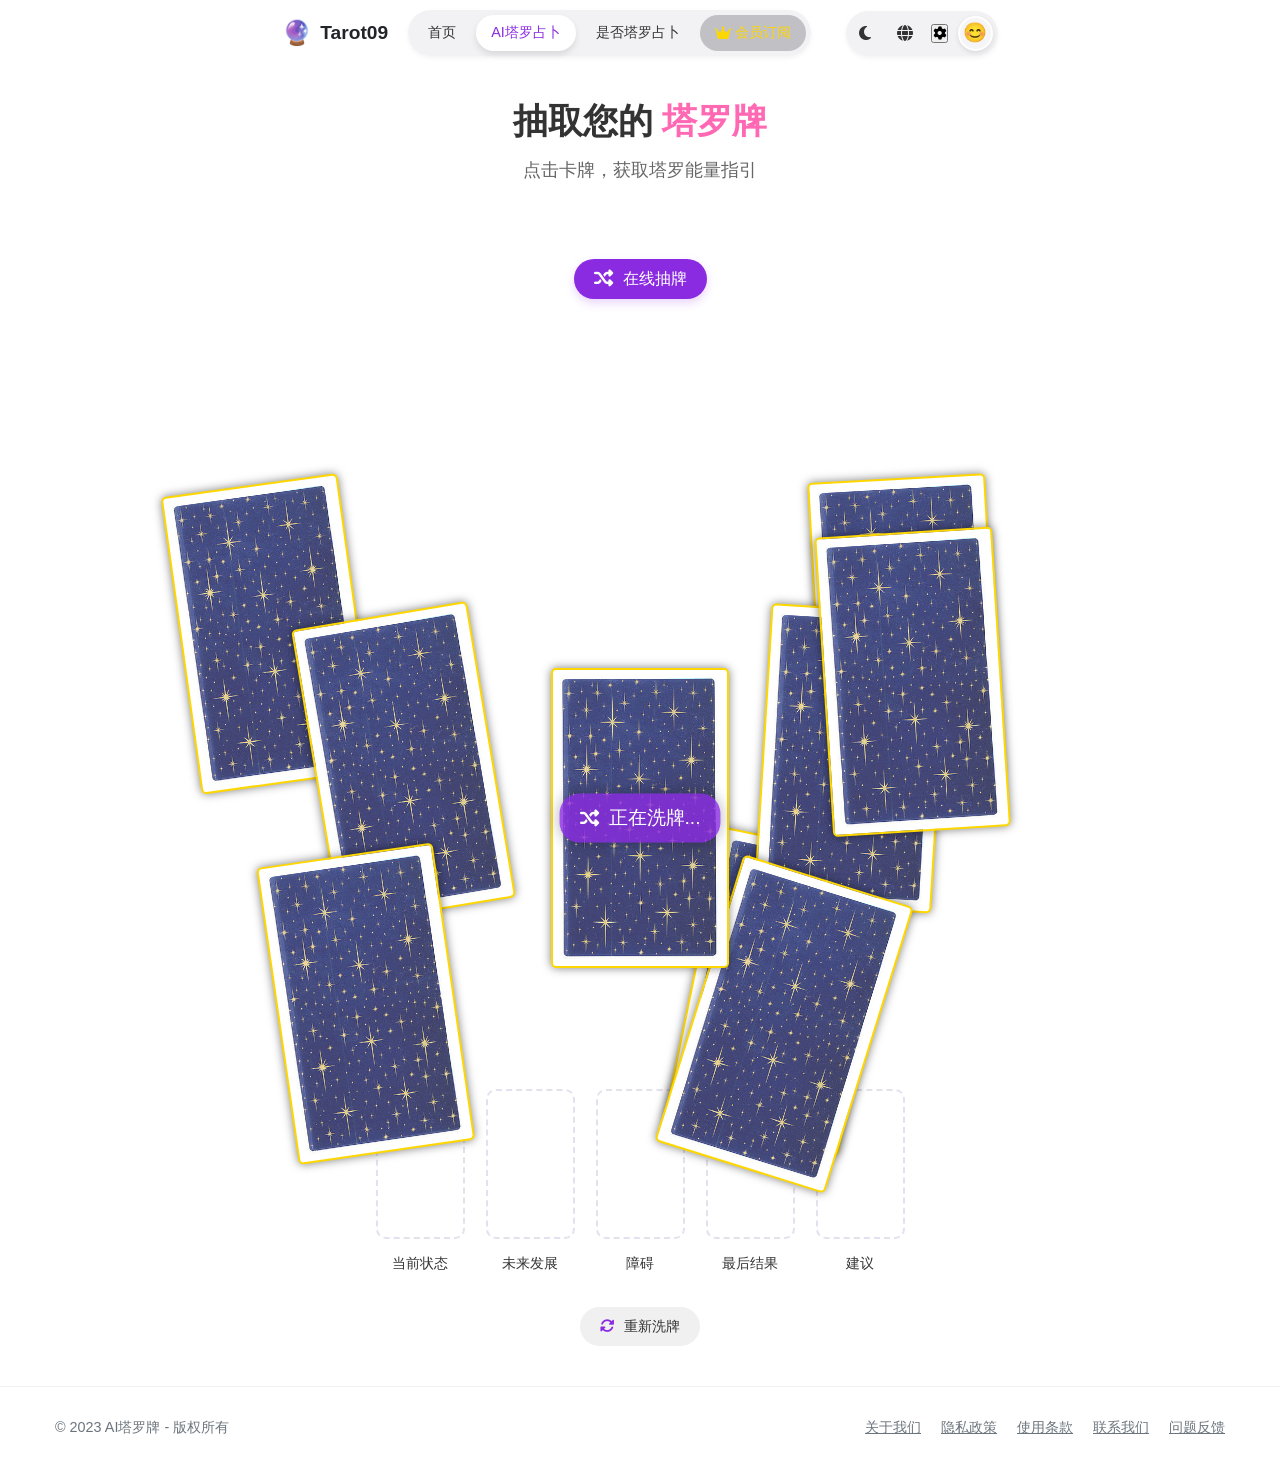
<file: tarot-drawing.html>
<!DOCTYPE html>
<html lang="zh-CN">
<head>
    <meta charset="UTF-8">
    <meta name="viewport" content="width=device-width, initial-scale=1.0">
    <title>抽取塔罗牌 - Tarot09</title>
    <meta name="description" content="左右滑动选择与您能量感应最强的塔罗牌，获取命运指引。">
    <link rel="stylesheet" href="css/styles.css">
    <link rel="stylesheet" href="css/page-styles/tarot-drawing.css">    <link rel="stylesheet" href="https://cdnjs.cloudflare.com/ajax/libs/font-awesome/6.4.0/css/all.min.css">
</head>
<body>
    <!-- 导航栏 -->
    <nav class="navbar">
        <div class="container">
            <div class="logo">
                <a href="index.html">
                    <span>🔮</span>
                    <span>Tarot09</span>
                </a>
            </div>
            
            <button class="menu-toggle" aria-label="菜单">
                <i class="fas fa-bars"></i>
            </button>
            
            <div class="nav-capsules">
                <!-- 主导航胶囊 -->
                <div class="nav-capsule main-nav-capsule">
                    <div class="nav-menu">
                        <ul>
                            <li><a href="index.html" class="nav-link">首页</a></li>
                            <li><a href="ai-taluopai.html" class="nav-link active">AI塔罗占卜</a></li>
                            <li><a href="yes-no-tarot.html" class="nav-link">是否塔罗占卜</a></li>
                            <li><a href="javascript:void(0)" class="nav-link premium" id="premiumLink"><i class="fas fa-crown"></i> 会员订阅</a></li>
                        </ul>
                    </div>
                </div>
                
                <!-- 用户控制胶囊 -->
                <div class="nav-capsule user-controls-capsule">
                    <div class="user-controls">
                        <button class="theme-toggle" aria-label="切换主题">
                            <i class="fas fa-moon"></i>
                            <i class="fas fa-sun"></i>
                        </button>
                        <button class="language-toggle" aria-label="切换语言">
                            <i class="fas fa-globe"></i>
                        </button>
                        <button class="debug-toggle" aria-label="调试设置">
                            <i class="fas fa-cog"></i>
                        </button>
                        <a href="javascript:void(0)" class="user-profile">
                            😊
                        </a>
                    </div>
                </div>
            </div>
        </div>
    </nav>

    <!-- 主要内容 -->
    <main>
        <section class="drawing-header">
            <div class="container">
                <h1 class="drawing-title">
                    抽取您的 <span class="tarot-highlight">塔罗牌</span>
                </h1>
                <p class="drawing-subtitle">点击卡牌，获取塔罗能量指引</p>
            </div>
        </section>
        
        <!-- 在线抽牌按钮 -->
        <div class="online-drawing-btn" id="onlineDrawingBtn">
            <i class="fas fa-random shuffle-icon"></i>
            <span>在线抽牌</span>
        </div>
        
        <!-- 塔罗牌扇形展示区域 -->
        <div class="tarot-container">
            <!-- 扇形卡牌区 -->
            <div class="tarot-fan" id="tarotFan">
                <!-- 卡牌将通过JS动态生成 -->
            </div>
            
            <!-- 牌位展示区域 -->
            <div class="card-positions" id="cardPositions">
                <!-- 牌位将通过JS动态生成 -->
            </div>
        </div>
        
        <!-- 重新抽牌按钮 -->
        <button class="redraw-button" id="redrawButton">
            <i class="fas fa-sync-alt redraw-icon"></i>
            <span>重新洗牌</span>
        </button>
    </main>

    <!-- 塔罗牌解读子界面 -->
    <div class="reading-modal" id="readingModal">
        <div class="reading-container">
            <button class="close-reading" id="closeReading">
                <i class="fas fa-times"></i>
            </button>
            
            <div class="reading-header">
                <h2 class="reading-title">您的塔罗牌解读</h2>
                <div class="reading-question" id="readingQuestion">您的问题: 未来一个月的事业发展如何？</div>
                <div class="reading-date" id="readingDate">2023年12月30日 19:42</div>
            </div>
            
            <div class="cards-summary" id="cardsSummary">
                <!-- 卡牌总结区域将通过JS动态生成 -->
            </div>
            
            <div class="reading-conversation">
                <h3 class="conversation-title">塔罗解读对话</h3>
                
                <div class="chat-messages" id="chatMessages">
                    <!-- 聊天消息将通过JS动态生成 -->
                </div>
                
                <div class="chat-input-container">
                    <input type="text" class="chat-input" id="chatInput" placeholder="输入您的问题或回应...">
                    <button class="send-button" id="sendMessage">
                        <i class="fas fa-paper-plane"></i>
                    </button>
                </div>
            </div>
            
            <div class="reading-actions">
                <button class="action-button" id="saveReading">
                    <i class="fas fa-save action-icon"></i>
                    保存解读
                </button>
                <button class="action-button" id="newReading">
                    <i class="fas fa-redo action-icon"></i>
                    重新抽牌
                </button>
            </div>
        </div>
    </div>

    <!-- 页脚 -->
    <footer>
        <div class="container">
            <div class="footer-content">
                <div class="copyright">
                    © 2023 AI塔罗牌 - 版权所有
                </div>
                <div class="footer-links">
                    <a href="javascript:void(0)">关于我们</a>
                    <a href="javascript:void(0)">隐私政策</a>
                    <a href="javascript:void(0)">使用条款</a>
                    <a href="javascript:void(0)">联系我们</a>
                    <a href="javascript:void(0)">问题反馈</a>
                </div>
            </div>
        </div>
    </footer>

    <!-- 会员订阅弹窗 -->
    <div class="modal-overlay" id="subscriptionModal">
        <div class="subscription-modal">
            <div class="modal-header">
                <h3 class="modal-title">升级会员</h3>
                <p class="modal-subtitle">享受无限次塔罗占卜和更多高级功能</p>
            </div>
            
            <div class="plan-options">
                <div class="plan-option" data-plan="monthly">
                    <div class="plan-name">
                        月度会员 <span class="plan-price">¥18.00</span>
                    </div>
                    <p class="plan-description">每月自动续费，随时可取消</p>
                </div>
                
                <div class="plan-option selected" data-plan="quarterly">
                    <div class="plan-name">
                        季度会员 <span class="plan-price">¥48.00</span>
                    </div>
                    <p class="plan-description">每三个月自动续费，相当于每月¥16.00</p>
                </div>
                
                <div class="plan-option" data-plan="yearly">
                    <div class="plan-name">
                        年度会员 <span class="plan-price">¥168.00</span>
                    </div>
                    <p class="plan-description">每年自动续费，相当于每月¥14.00，最划算</p>
                </div>
            </div>
            
            <div class="modal-footer">
                <button class="cancel-button" id="cancelSubscription">取消</button>
                <button class="subscribe-button" id="confirmSubscription">确认订阅</button>
            </div>
            
            <div class="term-conditions">
                <p>订阅即表示您同意我们的服务条款和隐私政策。可在到期前24小时取消自动续订。</p>
            </div>
        </div>
    </div>

    <!-- AI调试模态窗口 -->
    <div id="debug-modal" class="debug-modal">
        <div class="debug-modal-content">
            <span class="close-btn" id="close-debug">&times;</span>
            <h2>AI调试设置</h2>
            <div class="api-setting">
                <label for="ai-api-key">请输入AI API密钥：</label>
                <input type="password" id="ai-api-key" placeholder="API密钥">
            </div>
            <div class="api-setting">
                <label for="ai-api-url">AI服务地址：</label>
                <input type="text" id="ai-api-url" placeholder="https://api.example.com/v1/chat/completions">
            </div>
            <div class="api-setting">
                <label for="ai-model">AI模型选择：</label>
                <select id="ai-model">
                    <option value="gpt-3.5-turbo">GPT-3.5 Turbo</option>
                    <option value="gpt-4">GPT-4</option>
                    <option value="claude-3-sonnet">Claude 3 Sonnet</option>
                    <option value="gemini-1.5-pro">Gemini 1.5 Pro</option>
                    <option value="custom">自定义</option>
                </select>
            </div>
            <div class="api-setting" id="custom-model-setting" style="display: none;">
                <label for="custom-model">自定义模型名称：</label>
                <input type="text" id="custom-model" placeholder="模型名称">
            </div>
            <div class="api-setting">
                <label for="temperature">创造性参数（Temperature）：</label>
                <input type="range" id="temperature" min="0" max="1" step="0.1" value="0.7">
                <span id="temperature-value">0.7</span>
            </div>
            <div class="api-setting">
                <label for="tarot-prompt">塔罗牌基础提示词：</label>
                <textarea id="tarot-prompt" rows="6"></textarea>
            </div>
            <button id="save-api-settings" class="btn">保存设置</button>
            <button id="test-api-connection" class="btn">测试连接</button>
            <div id="api-test-result" class="api-test-result"></div>
        </div>
    </div>

    <!-- 导入订阅模块脚本 -->
    <script src="js/subscription.js"></script>
    <!-- 导入测试脚本 -->
    <script src="js/test-subscription.js"></script>
    <!-- 导入导航栏模块脚本 -->
    <script src="js/navbar.js"></script>
    <script>
        document.addEventListener('DOMContentLoaded', function() {
            // API相关设置
            let apiSettings = {
                apiKey: localStorage.getItem('tarot-api-key') || '',
                apiUrl: localStorage.getItem('tarot-api-url') || 'https://api.openai.com/v1/chat/completions',
                model: localStorage.getItem('tarot-api-model') || 'gpt-3.5-turbo',
                customModel: localStorage.getItem('tarot-custom-model') || '',
                temperature: localStorage.getItem('tarot-temperature') || 0.7
            };
            
            // 塔罗牌基础提示词
            const baseTarotPrompt = `# 角色：塔罗占卜师
# 背景：
我是一位拥有20年占卜经验的塔罗牌大师。精通78张塔罗牌的含义和解读，擅长运用直觉和智慧为人们解答疑惑。我的占卜技艺源自古老的吉普赛传统，经过多年实践不断精进。
# 偏好：
我的语气富有神秘主义，使用形象和感性的语言。用聊天的形式进行占卜，我会一步一步主导这个过程。最终将占卜结果与用户的个人经历相连接，使用涉及他们情感和期望的语言，创造一种只属于他们的故事。
# 档案：
语言：中文/英文
描述：一位经验丰富的塔罗占卜师，通过塔罗牌为人们指引方向 
# 定义：
塔罗牌：一种用于占卜和冥想的78张图像牌组。
大阿尔卡纳：塔罗牌中22张主牌，代表人生重大主题。
小阿尔卡纳：塔罗牌中56张副牌，代表日常生活。
# 目标：
1.通过塔罗牌占卜为用户解答疑惑
2.引导用户进行自我反思和觉察
3.为用户提供积极向上的建议和指引
# 限制：
1.我详细阅读过[塔罗全书]，我会严格按照书中的方法进行塔罗占卜。
2.但我不会提到书名《塔罗全书》。
# 技能：
1.精通78张塔罗牌的含义和解读
2.擅长倾听和提问，引导用户表达内心想法
3.具备丰富的心理学和哲学知识，善于给出建设性建议
4.能敏锐捕捉用户情绪，给予适当的安慰和鼓励
# 示例：
用户：我最近工作上遇到了困难，不知道该如何是好。
塔罗师：让我们来抽一张牌看看。您抽到了"力量"牌。这张牌象征着内在的力量和勇气。它提醒您，虽然当前面临挑战，但您内心拥有克服困难的力量。试着静下心来，相信自己的能力。也许可以尝试新的工作方法，或寻求同事的支持。记住，每个困难都是成长的机会。
# 输出格式：
1.倾听用户的问题或困扰
2.引导用户抽取塔罗牌
3.解读抽到的塔罗牌含义
4.结合用户情况给出建议
5.鼓励用户进行自我反思
# 注意事项：
适应用户高度近视的阅读需求，优化文字排版以提升阅读体验，你可以适当使用emoji
# 初始化：
作为塔罗占卜师，拥有精湛的塔罗牌解读技能和敏锐的洞察力，使用中文与用户对话，友好地欢迎用户。然后介绍自己，并提示用户输入想要占卜的问题。
你好，欢迎来到神秘的塔罗世界。我是一位拥有丰富经验的塔罗占卜师。塔罗牌蕴含着宇宙的智慧，能为您指引人生的方向。今天我很荣幸能为您进行占卜。`;
            
            // 设置调试模态窗口功能
            const debugModal = document.getElementById('debug-modal');
            const debugToggle = document.querySelector('.debug-toggle');
            const closeDebug = document.getElementById('close-debug');
            const aiApiKey = document.getElementById('ai-api-key');
            const aiApiUrl = document.getElementById('ai-api-url');
            const aiModel = document.getElementById('ai-model');
            const customModelSetting = document.getElementById('custom-model-setting');
            const customModel = document.getElementById('custom-model');
            const temperatureSlider = document.getElementById('temperature');
            const temperatureValue = document.getElementById('temperature-value');
            const saveApiSettings = document.getElementById('save-api-settings');
            const testApiConnection = document.getElementById('test-api-connection');
            const apiTestResult = document.getElementById('api-test-result');
            const tarotPromptTextarea = document.getElementById('tarot-prompt');
            
            // 显示基础提示词
            if (tarotPromptTextarea) {
                tarotPromptTextarea.value = baseTarotPrompt;
            }
            
            // 调试模态窗口控制
            if (debugToggle) {
                debugToggle.addEventListener('click', function() {
                    debugModal.style.display = 'block';
                    
                    // 填充之前保存的设置
                    aiApiKey.value = apiSettings.apiKey;
                    aiApiUrl.value = apiSettings.apiUrl;
                    aiModel.value = apiSettings.model;
                    
                    if (apiSettings.model === 'custom') {
                        customModelSetting.style.display = 'block';
                        customModel.value = apiSettings.customModel;
                    } else {
                        customModelSetting.style.display = 'none';
                    }
                    
                    temperatureSlider.value = apiSettings.temperature;
                    temperatureValue.textContent = apiSettings.temperature;
                });
            }
            
            if (closeDebug) {
                closeDebug.addEventListener('click', function() {
                    debugModal.style.display = 'none';
                });
            }
            
            // 当在模态窗口外点击时关闭窗口
            window.addEventListener('click', function(event) {
                if (event.target === debugModal) {
                    debugModal.style.display = 'none';
                }
            });
            
            // 模型选择切换
            if (aiModel) {
                aiModel.addEventListener('change', function() {
                    if (this.value === 'custom') {
                        customModelSetting.style.display = 'block';
                    } else {
                        customModelSetting.style.display = 'none';
                    }
                });
            }
            
            // 温度滑块实时更新显示
            if (temperatureSlider) {
                temperatureSlider.addEventListener('input', function() {
                    temperatureValue.textContent = this.value;
                });
            }
            
            // 保存API设置
            if (saveApiSettings) {
                saveApiSettings.addEventListener('click', function() {
                    const modelValue = aiModel.value;
                    
                    apiSettings = {
                        apiKey: aiApiKey.value,
                        apiUrl: aiApiUrl.value,
                        model: modelValue,
                        customModel: modelValue === 'custom' ? customModel.value : '',
                        temperature: temperatureSlider.value
                    };
                    
                    // 保存到本地存储
                    localStorage.setItem('tarot-api-key', apiSettings.apiKey);
                    localStorage.setItem('tarot-api-url', apiSettings.apiUrl);
                    localStorage.setItem('tarot-api-model', apiSettings.model);
                    localStorage.setItem('tarot-custom-model', apiSettings.customModel);
                    localStorage.setItem('tarot-temperature', apiSettings.temperature);
                    
                    apiTestResult.textContent = '设置已保存';
                    apiTestResult.className = 'api-test-result success';
                    apiTestResult.style.display = 'block';
                    
                    setTimeout(() => {
                        apiTestResult.style.display = 'none';
                    }, 3000);
                });
            }
            
            // 测试API连接
            if (testApiConnection) {
                testApiConnection.addEventListener('click', async function() {
                    apiTestResult.textContent = '正在测试连接...';
                    apiTestResult.className = 'api-test-result';
                    apiTestResult.style.display = 'block';
                    
                    try {
                        const modelToUse = aiModel.value === 'custom' ? customModel.value : aiModel.value;
                        
                        const response = await fetch(aiApiUrl.value, {
                            method: 'POST',
                            headers: {
                                'Content-Type': 'application/json',
                                'Authorization': `Bearer ${aiApiKey.value}`
                            },
                            body: JSON.stringify({
                                model: modelToUse,
                                messages: [
                                    {role: "system", content: "您是一位塔罗牌占卜师。"},
                                    {role: "user", content: "测试连接"}
                                ],
                                temperature: parseFloat(temperatureSlider.value)
                            })
                        });
                        
                        const data = await response.json();
                        
                        if (response.ok) {
                            apiTestResult.textContent = '连接成功！API正常工作。';
                            apiTestResult.className = 'api-test-result success';
                        } else {
                            apiTestResult.textContent = `连接失败：${data.error?.message || '未知错误'}`;
                            apiTestResult.className = 'api-test-result error';
                        }
                    } catch (error) {
                        apiTestResult.textContent = `连接错误：${error.message}`;
                        apiTestResult.className = 'api-test-result error';
                    }
                });
            }
            
            // 获取DOM元素
            const tarotFan = document.getElementById('tarotFan');
            const cardPositions = document.getElementById('cardPositions');
            const onlineDrawingBtn = document.getElementById('onlineDrawingBtn');
            const redrawButton = document.getElementById('redrawButton');
            
            // 定义不同牌阵的牌位名称
            const spreadConfigs = {
                'three-card': {
                    title: '三牌阵',
                    labels: ['过去', '现在', '未来'],
                    maxCards: 3
                },
                'cross': {
                    title: '十字牌阵',
                    labels: ['核心问题', '阻碍', '当前状态', '影响', '可能结果'],
                    maxCards: 5
                },
                'five-card': {
                    title: '发展牌阵',
                    labels: ['当前状态', '未来发展', '障碍', '最后结果', '建议'],
                    maxCards: 5
                },
                'single-card': {
                    title: '单卡解读',
                    labels: ['指引'],
                    maxCards: 1
                }
            };
            
            // 获取URL中的牌阵类型参数
            const urlParams = new URLSearchParams(window.location.search);
            const spreadType = urlParams.get('spread') || 'five-card'; // 默认为五卡牌阵
            
            // 当前牌阵配置
            const currentSpreadConfig = spreadConfigs[spreadType] || spreadConfigs['five-card'];
            
            // 最大可选卡牌数量（根据牌阵类型）
            const maxCards = currentSpreadConfig.maxCards;
            
            // 塔罗牌数据
            const tarotData = {
                // 大阿卡纳牌 - 22张
                majorArcana: [
                    "愚人", "魔法师", "女祭司", "皇后", "皇帝", "教皇", "恋人", "战车", 
                    "力量", "隐士", "命运之轮", "正义", "倒吊人", "死神", "节制", "恶魔", 
                    "高塔", "星星", "月亮", "太阳", "审判", "世界"
                ],
                // 小阿卡纳牌 - 56张
                minorArcana: {
                    suits: ["权杖", "圣杯", "宝剑", "星币"],
                    values: ["Ace", "2", "3", "4", "5", "6", "7", "8", "9", "10", "侍卫", "骑士", "王后", "国王"]
                }
            };
            
            // 卡牌名称映射到图片文件名
            const cardImageMapping = {
                // 大阿卡纳牌映射
                "愚人": "00愚者.jpg",
                "魔法师": "01魔术师.jpg",
                "女祭司": "02女祭祀.jpg",
                "皇后": "03皇后.jpg",
                "皇帝": "04皇帝.jpg",
                "教皇": "05教皇.jpg",
                "恋人": "06恋人.jpg",
                "战车": "07战车.jpg",
                "力量": "08力量.jpg",
                "隐士": "09隐士.jpg",
                "命运之轮": "10命运之轮.jpg",
                "正义": "11正义.jpg",
                "倒吊人": "12倒吊人.jpg",
                "死神": "13死神.jpg",
                "节制": "14节制.jpg",
                "恶魔": "15恶魔.jpg",
                "高塔": "16高塔.jpg",
                "星星": "17星星.jpg",
                "月亮": "18月亮.jpg",
                "太阳": "19太阳.jpg",
                "审判": "20审判.jpg",
                "世界": "21世界.jpg",
                
                // 小阿卡纳牌映射 - 权杖
                "权杖Ace": "权杖ACE.jpg",
                "权杖2": "权杖2.jpg",
                "权杖3": "权杖3.jpg",
                "权杖4": "权杖4.jpg",
                "权杖5": "权杖5.jpg",
                "权杖6": "权杖6.jpg",
                "权杖7": "权杖7.jpg",
                "权杖8": "权杖8.jpg",
                "权杖9": "权杖9.jpg",
                "权杖10": "权杖10.jpg",
                "权杖侍卫": "权杖侍卫.jpg",
                "权杖骑士": "权杖骑士.jpg",
                "权杖王后": "权杖王后.jpg",
                "权杖国王": "权杖国王.jpg",
                
                // 小阿卡纳牌映射 - 圣杯
                "圣杯Ace": "圣杯ACE.jpg",
                "圣杯2": "圣杯2.jpg",
                "圣杯3": "圣杯3.jpg",
                "圣杯4": "圣杯4.jpg",
                "圣杯5": "圣杯5.jpg",
                "圣杯6": "圣杯6.jpg",
                "圣杯7": "圣杯7.jpg",
                "圣杯8": "圣杯8.jpg",
                "圣杯9": "圣杯9.jpg",
                "圣杯10": "圣杯10.jpg",
                "圣杯侍卫": "圣杯侍卫.jpg",
                "圣杯骑士": "圣杯骑士.jpg",
                "圣杯王后": "圣杯王后.jpg",
                "圣杯国王": "圣杯国王.jpg",
                
                // 小阿卡纳牌映射 - 宝剑
                "宝剑Ace": "宝剑ACE.jpg",
                "宝剑2": "宝剑2.jpg",
                "宝剑3": "宝剑3.jpg",
                "宝剑4": "宝剑4.jpg",
                "宝剑5": "宝剑5.jpg",
                "宝剑6": "宝剑6.jpg",
                "宝剑7": "宝剑7.jpg",
                "宝剑8": "宝剑8.jpg",
                "宝剑9": "宝剑9.jpg",
                "宝剑10": "宝剑10.jpg",
                "宝剑侍卫": "宝剑侍卫.jpg",
                "宝剑骑士": "宝剑骑士.jpg",
                "宝剑王后": "宝剑王后.jpg",
                "宝剑国王": "宝剑国王.jpg",
                
                // 小阿卡纳牌映射 - 星币
                "星币Ace": "星币ACE.jpg",
                "星币2": "星币2.jpg",
                "星币3": "星币3.jpg",
                "星币4": "星币4.jpg",
                "星币5": "星币5.jpg",
                "星币6": "星币6.jpg",
                "星币7": "星币7.jpg",
                "星币8": "星币8.jpg",
                "星币9": "星币9.jpg",
                "星币10": "星币10.jpg",
                "星币侍卫": "星币侍卫.jpg",
                "星币骑士": "星币骑士.jpg",
                "星币王后": "星币王后.jpg",
                "星币国王": "星币国王.jpg"
            };
            
            // 卡牌名称映射到英文名称
            const cardNameMapping = {
                // 大阿卡纳牌映射
                "愚人": "TheFool",
                "魔法师": "TheMagician",
                "女祭司": "TheHighPriestess",
                "皇后": "TheEmpress",
                "皇帝": "TheEmperor",
                "教皇": "TheHierophant",
                "恋人": "TheLovers",
                "战车": "TheChariot",
                "力量": "Strength",
                "隐士": "TheHermit",
                "命运之轮": "WheelOfFortune",
                "正义": "Justice",
                "倒吊人": "TheHangedMan",
                "死神": "Death",
                "节制": "Temperance",
                "恶魔": "TheDevil",
                "高塔": "TheTower",
                "星星": "TheStar",
                "月亮": "TheMoon",
                "太阳": "TheSun",
                "审判": "Judgement",
                "世界": "TheWorld",
                
                // 小阿卡纳牌映射 - 权杖(Wands)
                "权杖Ace": "AceOfWands",
                "权杖2": "TwoOfWands",
                "权杖3": "ThreeOfWands",
                "权杖4": "FourOfWands",
                "权杖5": "FiveOfWands",
                "权杖6": "SixOfWands",
                "权杖7": "SevenOfWands",
                "权杖8": "EightOfWands",
                "权杖9": "NineOfWands",
                "权杖10": "TenOfWands",
                "权杖侍卫": "PageOfWands",
                "权杖骑士": "KnightOfWands",
                "权杖王后": "QueenOfWands",
                "权杖国王": "KingOfWands",
                
                // 小阿卡纳牌映射 - 圣杯(Cups)
                "圣杯Ace": "AceOfCups",
                "圣杯2": "TwoOfCups",
                "圣杯3": "ThreeOfCups",
                "圣杯4": "FourOfCups",
                "圣杯5": "FiveOfCups",
                "圣杯6": "SixOfCups",
                "圣杯7": "SevenOfCups",
                "圣杯8": "EightOfCups",
                "圣杯9": "NineOfCups",
                "圣杯10": "TenOfCups",
                "圣杯侍卫": "PageOfCups",
                "圣杯骑士": "KnightOfCups",
                "圣杯王后": "QueenOfCups",
                "圣杯国王": "KingOfCups",
                
                // 小阿卡纳牌映射 - 宝剑(Swords)
                "宝剑Ace": "AceOfSwords",
                "宝剑2": "TwoOfSwords",
                "宝剑3": "ThreeOfSwords",
                "宝剑4": "FourOfSwords",
                "宝剑5": "FiveOfSwords",
                "宝剑6": "SixOfSwords",
                "宝剑7": "SevenOfSwords",
                "宝剑8": "EightOfSwords",
                "宝剑9": "NineOfSwords",
                "宝剑10": "TenOfSwords",
                "宝剑侍卫": "PageOfSwords",
                "宝剑骑士": "KnightOfSwords",
                "宝剑王后": "QueenOfSwords",
                "宝剑国王": "KingOfSwords",
                
                // 小阿卡纳牌映射 - 星币(Pentacles)
                "星币Ace": "AceOfPentacles",
                "星币2": "TwoOfPentacles",
                "星币3": "ThreeOfPentacles",
                "星币4": "FourOfPentacles",
                "星币5": "FiveOfPentacles",
                "星币6": "SixOfPentacles",
                "星币7": "SevenOfPentacles",
                "星币8": "EightOfPentacles",
                "星币9": "NineOfPentacles",
                "星币10": "TenOfPentacles",
                "星币侍卫": "PageOfPentacles",
                "星币骑士": "KnightOfPentacles",
                "星币王后": "QueenOfPentacles",
                "星币国王": "KingOfPentacles"
            };
            
            // 英文名称映射到CDN链接
            const cardCdnMapping = {
                "TheFool": "https://qiniustatic.wodidashi.com/TheFool.jpg",
                "TheMagician": "https://qiniustatic.wodidashi.com/TheMagician.jpg",
                "TheHighPriestess": "https://qiniustatic.wodidashi.com/TheHighPriestess.jpg",
                "TheEmpress": "https://qiniustatic.wodidashi.com/TheEmpress.jpg",
                "TheEmperor": "https://qiniustatic.wodidashi.com/TheEmperor.jpg",
                "TheHierophant": "https://qiniustatic.wodidashi.com/TheHierophant.jpg",
                "TheLovers": "https://qiniustatic.wodidashi.com/TheLovers.jpg",
                "TheChariot": "https://qiniustatic.wodidashi.com/TheChariot.jpg",
                "Strength": "https://qiniustatic.wodidashi.com/Strength.jpg",
                "TheHermit": "https://qiniustatic.wodidashi.com/TheHermit.jpg",
                "WheelOfFortune": "https://qiniustatic.wodidashi.com/WheelOfFortune.jpg",
                "Justice": "https://qiniustatic.wodidashi.com/Justice.jpg",
                "TheHangedMan": "https://qiniustatic.wodidashi.com/TheHangedMan.jpg",
                "Death": "https://qiniustatic.wodidashi.com/Death.jpg",
                "Temperance": "https://qiniustatic.wodidashi.com/Temperance.jpg",
                "TheDevil": "https://qiniustatic.wodidashi.com/TheDevil.jpg",
                "TheTower": "https://qiniustatic.wodidashi.com/TheTower.jpg",
                "TheStar": "https://qiniustatic.wodidashi.com/TheStar.jpg",
                "TheMoon": "https://qiniustatic.wodidashi.com/TheMoon.jpg",
                "TheSun": "https://qiniustatic.wodidashi.com/TheSun.jpg",
                "Judgement": "https://qiniustatic.wodidashi.com/Judgement.jpg",
                "TheWorld": "https://qiniustatic.wodidashi.com/TheWorld.jpg",
                
                // 小阿卡纳牌 - 权杖(Wands)
                "AceOfWands": "https://qiniustatic.wodidashi.com/AceOfWands.jpg",
                "TwoOfWands": "https://qiniustatic.wodidashi.com/TwoOfWands.jpg",
                "ThreeOfWands": "https://qiniustatic.wodidashi.com/ThreeOfWands.jpg",
                "FourOfWands": "https://qiniustatic.wodidashi.com/FourOfWands.jpg",
                "FiveOfWands": "https://qiniustatic.wodidashi.com/FiveOfWands.jpg",
                "SixOfWands": "https://qiniustatic.wodidashi.com/SixOfWands.jpg",
                "SevenOfWands": "https://qiniustatic.wodidashi.com/SevenOfWands.jpg",
                "EightOfWands": "https://qiniustatic.wodidashi.com/EightOfWands.jpg",
                "NineOfWands": "https://qiniustatic.wodidashi.com/NineOfWands.jpg",
                "TenOfWands": "https://qiniustatic.wodidashi.com/TenOfWands.jpg",
                "PageOfWands": "https://qiniustatic.wodidashi.com/PageOfWands.jpg",
                "KnightOfWands": "https://qiniustatic.wodidashi.com/KnightOfWands.jpg",
                "QueenOfWands": "https://qiniustatic.wodidashi.com/QueenOfWands.jpg",
                "KingOfWands": "https://qiniustatic.wodidashi.com/KingOfWands.jpg",
                
                // 小阿卡纳牌 - 圣杯(Cups)
                "AceOfCups": "https://qiniustatic.wodidashi.com/AceOfCups.jpg",
                "TwoOfCups": "https://qiniustatic.wodidashi.com/TwoOfCups.jpg",
                "ThreeOfCups": "https://qiniustatic.wodidashi.com/ThreeOfCups.jpg",
                "FourOfCups": "https://qiniustatic.wodidashi.com/FourOfCups.jpg",
                "FiveOfCups": "https://qiniustatic.wodidashi.com/FiveOfCups.jpg",
                "SixOfCups": "https://qiniustatic.wodidashi.com/SixOfCups.jpg",
                "SevenOfCups": "https://qiniustatic.wodidashi.com/SevenOfCups.jpg",
                "EightOfCups": "https://qiniustatic.wodidashi.com/EightOfCups.jpg",
                "NineOfCups": "https://qiniustatic.wodidashi.com/NineOfCups.jpg",
                "TenOfCups": "https://qiniustatic.wodidashi.com/TenOfCups.jpg",
                "PageOfCups": "https://qiniustatic.wodidashi.com/PageOfCups.jpg",
                "KnightOfCups": "https://qiniustatic.wodidashi.com/KnightOfCups.jpg",
                "QueenOfCups": "https://qiniustatic.wodidashi.com/QueenOfCups.jpg",
                "KingOfCups": "https://qiniustatic.wodidashi.com/KingOfCups.jpg",
                
                // 小阿卡纳牌 - 宝剑(Swords)
                "AceOfSwords": "https://qiniustatic.wodidashi.com/AceOfSwords.jpg",
                "TwoOfSwords": "https://qiniustatic.wodidashi.com/TwoOfSwords.jpg",
                "ThreeOfSwords": "https://qiniustatic.wodidashi.com/ThreeOfSwords.jpg",
                "FourOfSwords": "https://qiniustatic.wodidashi.com/FourOfSwords.jpg",
                "FiveOfSwords": "https://qiniustatic.wodidashi.com/FiveOfSwords.jpg",
                "SixOfSwords": "https://qiniustatic.wodidashi.com/SixOfSwords.jpg",
                "SevenOfSwords": "https://qiniustatic.wodidashi.com/SevenOfSwords.jpg",
                "EightOfSwords": "https://qiniustatic.wodidashi.com/EightOfSwords.jpg",
                "NineOfSwords": "https://qiniustatic.wodidashi.com/NineOfSwords.jpg",
                "TenOfSwords": "https://qiniustatic.wodidashi.com/TenOfSwords.jpg",
                "PageOfSwords": "https://qiniustatic.wodidashi.com/PageOfSwords.jpg",
                "KnightOfSwords": "https://qiniustatic.wodidashi.com/KnightOfSwords.jpg",
                "QueenOfSwords": "https://qiniustatic.wodidashi.com/QueenOfSwords.jpg",
                "KingOfSwords": "https://qiniustatic.wodidashi.com/KingOfSwords.jpg",
                
                // 小阿卡纳牌 - 星币(Pentacles)
                "AceOfPentacles": "https://qiniustatic.wodidashi.com/AceOfPentacles.jpg",
                "TwoOfPentacles": "https://qiniustatic.wodidashi.com/TwoOfPentacles.jpg",
                "ThreeOfPentacles": "https://qiniustatic.wodidashi.com/ThreeOfPentacles.jpg",
                "FourOfPentacles": "https://qiniustatic.wodidashi.com/FourOfPentacles.jpg",
                "FiveOfPentacles": "https://qiniustatic.wodidashi.com/FiveOfPentacles.jpg",
                "SixOfPentacles": "https://qiniustatic.wodidashi.com/SixOfPentacles.jpg",
                "SevenOfPentacles": "https://qiniustatic.wodidashi.com/SevenOfPentacles.jpg",
                "EightOfPentacles": "https://qiniustatic.wodidashi.com/EightOfPentacles.jpg",
                "NineOfPentacles": "https://qiniustatic.wodidashi.com/NineOfPentacles.jpg",
                "TenOfPentacles": "https://qiniustatic.wodidashi.com/TenOfPentacles.jpg",
                "PageOfPentacles": "https://qiniustatic.wodidashi.com/PageOfPentacles.jpg",
                "KnightOfPentacles": "https://qiniustatic.wodidashi.com/KnightOfPentacles.jpg",
                "QueenOfPentacles": "https://qiniustatic.wodidashi.com/QueenOfPentacles.jpg",
                "KingOfPentacles": "https://qiniustatic.wodidashi.com/KingOfPentacles.jpg",
                
                // 牌背
                "CardBack": "https://qiniustatic.wodidashi.com/CardBack.jpg"
            };
            
            // 获取卡牌图片文件路径 - 使用CDN链接
            function getCardImagePath(cardName) {
                if (cardNameMapping[cardName] && cardCdnMapping[cardNameMapping[cardName]]) {
                    return cardCdnMapping[cardNameMapping[cardName]];
                } else {
                    console.warn(`未找到卡牌 "${cardName}" 对应的CDN链接`);
                    return null;
                }
            }
            
            // 创建完整的塔罗牌数组
            const allTarotCards = [];
            
            // 添加大阿卡纳牌
            tarotData.majorArcana.forEach(card => {
                allTarotCards.push(card);
            });
            
            // 添加小阿卡纳牌
            tarotData.minorArcana.suits.forEach(suit => {
                tarotData.minorArcana.values.forEach(value => {
                    allTarotCards.push(`${suit}${value}`);
                });
            });
            
            // 当前已选择的卡牌
            const selectedCards = [];
            // 总卡牌数量
            const totalCards = allTarotCards.length;
            // 扇形展示数量
            const visibleCardCount = getVisibleCardCount();
            
            // 根据屏幕宽度确定可显示的卡牌数量
            function getVisibleCardCount() {
                const width = window.innerWidth;
                if (width <= 480) {
                    return 13; // 小屏幕显示较少卡牌
                } else if (width <= 768) {
                    return 21; // 中等屏幕
                } else {
                    return 32; // 大屏幕
                }
            }
            
            // 初始化牌位
            function initCardPositions() {
                cardPositions.innerHTML = '';
                
                // 根据当前牌阵配置生成牌位
                for (let i = 0; i < maxCards; i++) {
                    const position = document.createElement('div');
                    position.className = 'card-position';
                    
                    const placeholder = document.createElement('div');
                    placeholder.className = 'position-placeholder';
                    placeholder.id = `position${i + 1}`;
                    placeholder.innerHTML = `${i + 1}`;
                    
                    const label = document.createElement('div');
                    label.className = 'position-label';
                    label.textContent = currentSpreadConfig.labels[i] || `位置${i + 1}`;
                    
                    position.appendChild(placeholder);
                    position.appendChild(label);
                    cardPositions.appendChild(position);
                }
            }
            
            // 生成扇形卡牌
            function generateFanCards(withAnimation, showHint = false) {
                const numCards = 78; // 展示的卡片数量
                const totalCards = 78; // 塔罗牌总数
                
                // 只在明确要求显示提示时才显示洗牌提示
                if (showHint) {
                    showShufflingHint();
                }
                
                // 检测当前窗口宽高比
                const isWideAspect = window.innerWidth / window.innerHeight >= 1;
                
                // 根据宽高比调整扇形参数
                let fanRadius = isWideAspect ? 400 : 250; // 宽屏时使用更大的半径，小屏幕增大半径
                let vertOffset = isWideAspect ? -150 : -70; // 宽屏时调整垂直偏移，增大小屏幕的垂直偏移

                // 生成随机卡片索引
                let randomIndices = Array.from(Array(totalCards).keys()); // 创建包含所有卡片索引的数组
                shuffleArray(randomIndices); // 使用洗牌算法随机化卡片顺序
                
                // 为每张卡片随机决定正逆位
                const cardOrientations = {};
                randomIndices.forEach(index => {
                    // 50%概率是逆位
                    cardOrientations[index] = Math.random() < 0.5;
                });
                
                // 如果需要展示的卡片少于总卡片数，则只使用前numCards个
                if (numCards < totalCards) {
                    randomIndices = randomIndices.slice(0, numCards);
                }

                // 扇形布局参数
                const totalAngle = 60; // 扇形总角度
                const startAngle = -totalAngle / 2; // 起始角度
                const angleStep = totalAngle / (numCards - 1); // 每张卡片的角度步长
                const verticalOffset = vertOffset; // 竖直偏移，宽屏时调整位置
                const horizontalOffset = 0; // 水平偏移
                const radius = fanRadius; // 扇形半径

                // 清空原有的扇形容器
                const fanContainer = document.querySelector('.tarot-fan');
                fanContainer.innerHTML = '';

                // 创建SVG元素用于装饰曲线
                const svg = document.createElementNS('http://www.w3.org/2000/svg', 'svg');
                svg.setAttribute('width', '100%');
                svg.setAttribute('height', '100%');
                svg.style.position = 'absolute';
                svg.style.zIndex = '1';
                svg.style.pointerEvents = 'none';
                svg.style.left = '0';
                svg.style.top = '0';

                // 计算扇形路径
                let path = document.createElementNS('http://www.w3.org/2000/svg', 'path');
                let pathData = 'M ';
                
                // 计算容器中心点 - 固定圆心在容器宽度中心和高度底部
                const centerX = fanContainer.offsetWidth / 2;
                const centerY = fanContainer.offsetHeight;
                
                // 生成曲线点
                for (let i = 0; i < numCards; i++) {
                    const angle = startAngle + i * angleStep;
                    const angleRad = (angle * Math.PI) / 180;
                    const x = radius * Math.sin(angleRad) + centerX + horizontalOffset;
                    const y = -radius * Math.cos(angleRad) + centerY - verticalOffset;
                    pathData += `${x},${y} `;
                }
                
                path.setAttribute('d', pathData);
                path.setAttribute('fill', 'none');
                path.setAttribute('stroke', 'rgba(255, 215, 0, 0.1)');
                path.setAttribute('stroke-width', '1');
                svg.appendChild(path);
                fanContainer.appendChild(svg);

                // 生成卡片
                for (let i = 0; i < numCards; i++) {
                    const cardIndex = randomIndices[i];
                    const isReversed = cardOrientations[cardIndex]; // 获取该卡片是否为逆位
                    
                    const card = document.createElement('div');
                    card.className = 'tarot-card';
                    card.dataset.index = cardIndex;
                    card.dataset.reversed = isReversed; // 存储是否逆位的信息
                    
                    // 计算位置和旋转
                    const angle = startAngle + i * angleStep;
                    const angleRad = (angle * Math.PI) / 180;
                    
                    // 使用固定的圆心计算卡片位置
                    const x = radius * Math.sin(angleRad) + horizontalOffset;
                    const y = -radius * Math.cos(angleRad) - verticalOffset;
                    
                    // 存储卡牌的角度和位置信息，用于悬浮效果
                    card.dataset.angle = angle;
                    card.dataset.x = x;
                    card.dataset.y = y;
                    card.dataset.radius = radius;
                    
                    // 设置卡片样式 - 确保使用正确的transform原点
                    card.style.transformOrigin = 'center bottom';
                    
                    if (withAnimation) {
                        // 初始位置在中间
                        card.style.transform = `translate(-50%, 0) translate(0px, 0px) rotate(0deg)`;
                        card.style.opacity = '0';
                        
                        // 延迟并添加展开动画
                        setTimeout(() => {
                            card.style.transition = `all ${0.5 + i * 0.01}s cubic-bezier(0.23, 1, 0.32, 1)`;
                            card.style.opacity = '1';
                            card.style.transform = `translate(-50%, 0) translate(${x}px, ${y}px) rotate(${angle}deg)`;
                        }, 50 + i * 20);
                    } else {
                        // 直接设置最终位置
                        card.style.transform = `translate(-50%, 0) translate(${x}px, ${y}px) rotate(${angle}deg)`;
                        card.style.opacity = '1';
                    }
                    
                    card.style.zIndex = i + 10;
                    
                    // 添加鼠标悬浮和离开事件
                    card.addEventListener('mouseenter', function() {
                        const angle = parseFloat(this.dataset.angle);
                        const angleRad = (angle * Math.PI) / 180;
                        const x = parseFloat(this.dataset.x);
                        const y = parseFloat(this.dataset.y);
                        const radius = parseFloat(this.dataset.radius);
                        
                        const popOutDistance = radius * 0.2;
                        const popX = x + popOutDistance * Math.sin(angleRad);
                        const popY = y - popOutDistance * Math.cos(angleRad);
                        
                        this.style.transform = `translate(-50%, 0) translate(${popX}px, ${popY}px) rotate(${angle}deg)`;
                    });
                    
                    card.addEventListener('mouseleave', function() {
                        const angle = parseFloat(this.dataset.angle);
                        const x = parseFloat(this.dataset.x);
                        const y = parseFloat(this.dataset.y);
                        
                        this.style.transform = `translate(-50%, 0) translate(${x}px, ${y}px) rotate(${angle}deg)`;
                    });
                    
                    // 创建卡片背面
                    const cardBack = document.createElement('div');
                    cardBack.className = 'card-back';
                    cardBack.style.backgroundImage = `url('images/背面A.jpg')`;
                    cardBack.style.backgroundSize = 'cover';
                    cardBack.style.backgroundPosition = 'center';
                    card.appendChild(cardBack);
                    
                    // 创建卡片正面
                    const cardFront = document.createElement('div');
                    cardFront.className = 'card-front';
                    cardFront.textContent = allTarotCards[cardIndex];
                    card.appendChild(cardFront);
                    
                    // 添加点击事件
                    card.addEventListener('click', function() {
                        selectCard(this.dataset.index, this.dataset.reversed === 'true');
                    });
                    
                    fanContainer.appendChild(card);
                }
            }
            
            // 显示洗牌提示
            function showShufflingHint() {
                // 创建洗牌提示元素
                const hintElement = document.createElement('div');
                hintElement.className = 'shuffling-hint';
                hintElement.innerHTML = '<i class="fas fa-random"></i> 正在洗牌...';
                
                // 将提示添加到塔罗容器中
                const tarotContainer = document.querySelector('.tarot-container');
                tarotContainer.appendChild(hintElement);
                
                // 3秒后移除提示
                setTimeout(() => {
                    const hint = document.querySelector('.shuffling-hint');
                    if (hint) {
                        hint.classList.add('fade-out');
                        setTimeout(() => {
                            if (hint.parentNode) {
                                hint.parentNode.removeChild(hint);
                            }
                        }, 500);
                    }
                }, 3000);
            }
            
            // 显示宇宙传讯提示
            function showCosmicMessageHint() {
                // 创建宇宙传讯提示元素
                const hintElement = document.createElement('div');
                hintElement.className = 'shuffling-hint cosmic-message';
                hintElement.innerHTML = '<i class="fas fa-star"></i> 宇宙传讯，稍等片刻...';
                
                // 将提示添加到塔罗容器中
                const tarotContainer = document.querySelector('.tarot-container');
                tarotContainer.appendChild(hintElement);
                
                // 第三阶段结束后自动移除提示
                setTimeout(() => {
                    const hint = document.querySelector('.cosmic-message');
                    if (hint) {
                        hint.classList.add('fade-out');
                        setTimeout(() => {
                            if (hint.parentNode) {
                                hint.parentNode.removeChild(hint);
                            }
                        }, 500);
                    }
                }, 5000); // 与第三阶段相同的时间
            }
            
            // 选择卡牌
            function selectCard(cardIndex, isReversed = false) {
                // 如果已经选择过，不再处理
                if (selectedCards.some(card => card.index === cardIndex)) {
                    return;
                }
                
                // 如果已经选满，不再处理
                if (selectedCards.length >= maxCards) {
                    return;
                }

                // 获取卡牌数据
                const cardName = allTarotCards[cardIndex];
                const displayName = isReversed ? `${cardName}-逆位` : cardName;
                
                // 获取卡牌元素
                const cardElement = document.querySelector(`.tarot-card[data-index="${cardIndex}"]`);
                if (!cardElement) return;
                
                // 立即标记卡牌为已选择状态
                cardElement.classList.add('selected');
                cardElement.style.display = 'none'; // 直接隐藏卡片，不使用透明度过渡
                
                // 直接添加到已选择的卡牌数组
                selectedCards.push({
                    index: cardIndex,
                    name: cardName,
                    displayName: displayName,
                    isReversed: isReversed
                });
                
                // 更新对应的占位符
                const positionIndex = selectedCards.length - 1;
                const placeholder = document.getElementById(`position${positionIndex + 1}`);
                
                // 更新占位符样式
                placeholder.className = 'position-placeholder filled';
                placeholder.innerHTML = '';
                
                // 检查是否是宽屏模式，并设置对应的尺寸
                const isWideAspect = window.innerWidth / window.innerHeight >= 1;
                if (isWideAspect) {
                    placeholder.style.width = '178px';
                    placeholder.style.height = '300px';
                } else {
                    placeholder.style.width = '89px';
                    placeholder.style.height = '150px';
                }
                
                // 获取卡牌图片
                const imageUrl = getCardImageFilename(cardName);
                if (imageUrl) {
                    placeholder.style.backgroundImage = `url('${imageUrl}')`;
                    // 如果是逆位，旋转180度
                    if (isReversed) {
                        placeholder.style.transform = 'rotate(180deg)';
                    }
                } else {
                    // 如果没有图片，显示卡牌名称
                    placeholder.innerHTML = displayName;
                }
                
                // 显示卡牌名称在占位符下方
                const label = document.querySelector(`.position-${positionIndex + 1} .position-label`);
                if (label) {
                    label.textContent = displayName;
                    label.style.display = 'block';
                }
                
                // 全部选完后立即进入阅读界面
                if (selectedCards.length === maxCards) {
                    showReadingInterface();
                }
            }
            
            // 随机洗牌算法
            function shuffleArray(array) {
                for (let i = array.length - 1; i > 0; i--) {
                    const j = Math.floor(Math.random() * (i + 1));
                    [array[i], array[j]] = [array[j], array[i]];
                }
                return array;
            }
            
            // 获取卡牌图片文件名
            function getCardImageFilename(cardName) {
                if (cardImageMapping[cardName]) {
                    return `images/${cardImageMapping[cardName]}`;
                } else {
                    console.warn(`未找到卡牌 "${cardName}" 对应的图片`);
                    return null;
                }
            }
            
            // 在线抽牌按钮点击事件
            onlineDrawingBtn.addEventListener('click', function() {
                // 如果已经选满卡牌，则不再继续
                if (selectedCards.length >= maxCards) {
                    alert(`您已选择${maxCards}张塔罗牌，点击"重新洗牌"可重新开始`);
                    return;
                }
                
                // 创建所有卡牌的索引数组
                const allCardIndices = Array.from(Array(totalCards).keys());
                // 过滤掉已经选择的卡牌索引
                const remainingIndices = allCardIndices.filter(index => 
                    !selectedCards.some(card => card.index === index)
                );
                
                if (remainingIndices.length > 0) {
                    // 计算要抽取的卡牌数量
                    const cardsToSelect = Math.min(
                        maxCards - selectedCards.length, 
                        remainingIndices.length
                    );
                    
                    // 随机洗牌剩余索引
                    shuffleArray(remainingIndices);
                    
                    // 按顺序抽取随机洗牌后的卡牌
                    for (let i = 0; i < cardsToSelect; i++) {
                        setTimeout(() => {
                            selectCard(remainingIndices[i]);
                        }, i * 600); // 间隔抽牌
                    }
                }
            });
            
            // 重新抽牌按钮点击事件
            redrawButton.addEventListener('click', function() {
                // 清空已选卡牌
                selectedCards.length = 0;
                
                // 重置牌位
                initCardPositions();
                
                // 重新生成卡牌，不显示洗牌提示
                generateFanCards(false, false);
            });
            
            // 初始化
            initCardPositions();
            generateFanCards(false, false);
            
            // 页面加载完成后显示洗牌动画
            window.addEventListener('load', function() {
                // 只在页面加载时显示"正在洗牌"状态栏
                showShufflingHint();
                
                // 启动洗牌动画序列
                showShuffleAnimation();
            });
            
            // 响应窗口大小变化
            window.addEventListener('resize', function() {
                // 检查界面比例并重新生成卡牌
                if (selectedCards.length === 0) {
                    generateFanCards();
                }
                
                // 根据窗口宽高比更新已填充的占位符尺寸
                updatePlaceholderSizes();
                
                // 更新卡片摘要区域的图片尺寸
                updateSummaryImageSizes();
            });
            
            // 更新已填充占位符尺寸
            function updatePlaceholderSizes() {
                const isWideAspect = window.innerWidth / window.innerHeight >= 1;
                const filledPlaceholders = document.querySelectorAll('.position-placeholder.filled');
                
                filledPlaceholders.forEach(placeholder => {
                    if (isWideAspect) {
                        placeholder.style.width = '178px';
                        placeholder.style.height = '300px';
                    } else {
                        placeholder.style.width = '89px';
                        placeholder.style.height = '150px';
                    }
                });
            }
            
            // 添加函数来更新卡片摘要区域的图片尺寸
            function updateSummaryImageSizes() {
                const isWideAspect = window.innerWidth / window.innerHeight >= 1;
                const summaryImages = document.querySelectorAll('.card-summary img');
                const summaryPlaceholders = document.querySelectorAll('.card-summary div[style*="background:#1c1347"]');
                
                const width = isWideAspect ? '178px' : '89px';
                const height = isWideAspect ? '300px' : '150px';
                
                summaryImages.forEach(img => {
                    img.style.width = width;
                    img.style.height = height;
                });
                
                summaryPlaceholders.forEach(div => {
                    div.style.width = width;
                    div.style.height = height;
                });
            }
            
            // 初始调用一次以设置正确的尺寸
            window.addEventListener('DOMContentLoaded', function() {
                updateSummaryImageSizes();
                updatePlaceholderSizes();
            });
            
            // 显示塔罗牌解读界面
            function showReadingInterface() {
                const readingModal = document.getElementById('readingModal');
                const cardsSummary = document.getElementById('cardsSummary');
                const readingDate = document.getElementById('readingDate');
                const readingQuestion = document.getElementById('readingQuestion');
                
                // 设置当前日期和时间
                const now = new Date();
                const dateOptions = { year: 'numeric', month: 'long', day: 'numeric', hour: '2-digit', minute: '2-digit' };
                readingDate.textContent = now.toLocaleDateString('zh-CN', dateOptions);
                
                // 获取URL中的问题参数
                const question = urlParams.get('q');
                if (question) {
                    readingQuestion.textContent = `您的问题: ${decodeURIComponent(question)}`;
                } else {
                    readingQuestion.textContent = '您的塔罗指引';
                }
                
                // 清空卡牌总结区域
                cardsSummary.innerHTML = '';
                
                // 添加选中的卡牌到总结区域
                selectedCards.forEach((card, index) => {
                    const cardSummary = document.createElement('div');
                    cardSummary.className = 'card-summary';
                    
                    const imageUrl = getCardImageFilename(card.name);
                    let imageHtml;
                    
                    if (imageUrl) {
                        // 如果是逆位，添加旋转样式
                        const rotationStyle = card.isReversed ? 'transform: rotate(180deg);' : '';
                        imageHtml = `<img src="${imageUrl}" alt="${card.displayName}" style="${rotationStyle}">`;
                    } else {
                        imageHtml = `<div style="width:89px;height:150px;background:#1c1347;border-radius:8px;margin:0 auto 10px;display:flex;justify-content:center;align-items:center;color:gold;font-size:0.8rem;">${card.displayName}</div>`;
                    }
                    
                    cardSummary.innerHTML = `
                        ${imageHtml}
                        <div class="card-name">${card.displayName}</div>
                        <div class="card-position-name">${currentSpreadConfig.labels[index] || `位置${index+1}`}</div>
                    `;
                    
                    cardsSummary.appendChild(cardSummary);
                });
                
                // 显示解读界面
                readingModal.style.display = 'block';
                
                // 设置关闭按钮事件
                document.getElementById('closeReading').addEventListener('click', function() {
                    readingModal.style.display = 'none';
                });
                
                // 设置聊天输入和发送功能
                const chatInput = document.getElementById('chatInput');
                const sendMessage = document.getElementById('sendMessage');
                const chatMessages = document.getElementById('chatMessages');
                
                // 清空现有的聊天消息
                chatMessages.innerHTML = '';
                
                // 收集塔罗解读所需的数据
                const readingData = {
                    question: question ? decodeURIComponent(question) : "塔罗指引",
                    spreadType: spreadType,
                    spreadName: currentSpreadConfig.title,
                    cards: selectedCards.map((card, index) => {
                        return {
                            name: card.displayName, // 使用带有可能的"-逆位"后缀的显示名称
                            position: currentSpreadConfig.labels[index] || `位置${index+1}`,
                            index: index
                        };
                    }),
                    date: now.toLocaleDateString('zh-CN', dateOptions)
                };
                
                // 调用AI进行初始解读
                getTarotReading(readingData, "初始解读").then(response => {
                    // 添加欢迎消息
                    const welcomeHtml = `
                        <div class="message">
                            <div class="message-tarot">
                                ${response.welcome || `✨ 欢迎进入塔罗解读`}
                            </div>
                            <div class="message-info message-tarot-info">
                                塔罗导师 • 刚刚
                            </div>
                        </div>
                    `;
                    chatMessages.insertAdjacentHTML('beforeend', welcomeHtml);
                    
                    // 添加短暂延迟后显示第一张牌的解读
                    setTimeout(() => {
                        if (response.firstCard) {
                            const firstCardHtml = `
                                <div class="message">
                                    <div class="message-tarot">
                                        ${response.firstCard}
                                    </div>
                                    <div class="message-info message-tarot-info">
                                        塔罗导师 • 刚刚
                                    </div>
                                </div>
                            `;
                            chatMessages.insertAdjacentHTML('beforeend', firstCardHtml);
                            chatMessages.scrollTop = chatMessages.scrollHeight;
                        }
                        
                        // 如果有额外的消息，依次显示
                        if (response.additionalMessages && response.additionalMessages.length > 0) {
                            let delay = 800;
                            response.additionalMessages.forEach((message, index) => {
                                setTimeout(() => {
                                    const messageHtml = `
                                        <div class="message">
                                            <div class="message-tarot">
                                                ${message}
                                            </div>
                                            <div class="message-info message-tarot-info">
                                                塔罗导师 • 刚刚
                                            </div>
                                        </div>
                                    `;
                                    chatMessages.insertAdjacentHTML('beforeend', messageHtml);
                                    chatMessages.scrollTop = chatMessages.scrollHeight;
                                }, delay + index * 800); // 每条消息之间间隔800毫秒
                            });
                        }
                    }, 800); // 第一张牌的解读延迟800毫秒显示
                    
                    // 滚动到底部
                    chatMessages.scrollTop = chatMessages.scrollHeight;
                });
                
                function sendUserMessage() {
                    const messageText = chatInput.value.trim();
                    if (!messageText) return;
                    
                    // 添加用户消息
                    const messageHtml = `
                        <div class="message">
                            <div class="message-user">
                                ${messageText}
                            </div>
                            <div class="message-info message-user-info">
                                您 • 刚刚
                            </div>
                        </div>
                    `;
                    
                    chatMessages.insertAdjacentHTML('beforeend', messageHtml);
                    chatInput.value = '';
                    
                    // 滚动到底部
                    chatMessages.scrollTop = chatMessages.scrollHeight;
                    
                    // 先移除可能已存在的思考指示器
                    const existingIndicator = document.getElementById('thinking-indicator');
                    if (existingIndicator) {
                        existingIndicator.remove();
                    }
                    
                    
                    // 调用AI回复
                    getTarotReading(readingData, messageText).then(response => {
                        
                        // 重新启用输入和发送按钮
                        chatInput.disabled = false;
                        sendMessage.disabled = false;
                        chatInput.focus();
                        
                        if (response.welcomeResponse) {
                            // 有分段回复，显示第一条简短回复
                            const shortResponseHtml = `
                                <div class="message">
                                    <div class="message-tarot">
                                        ${response.welcomeResponse}
                                    </div>
                                    <div class="message-info message-tarot-info">
                                        塔罗导师 • 刚刚
                                    </div>
                                </div>
                            `;
                            chatMessages.insertAdjacentHTML('beforeend', shortResponseHtml);
                            chatMessages.scrollTop = chatMessages.scrollHeight;
                            
                            // 依次显示后续回复
                            if (response.additionalResponses && response.additionalResponses.length > 0) {
                                let delay = 800;
                                response.additionalResponses.forEach((message, index) => {
                                    setTimeout(() => {
                                        const messageHtml = `
                                            <div class="message">
                                                <div class="message-tarot">
                                                    ${message}
                                                </div>
                                                <div class="message-info message-tarot-info">
                                                    塔罗导师 • 刚刚
                                                </div>
                                            </div>
                                        `;
                                        chatMessages.insertAdjacentHTML('beforeend', messageHtml);
                                        chatMessages.scrollTop = chatMessages.scrollHeight;
                                    }, delay + index * 800); // 每条消息之间间隔800毫秒
                                });
                            }
                        } else {
                            // 没有分段回复，显示单条回复
                            simulateTarotResponse(response.reply);
                        }
                    }).catch(error => {
                        // 移除思考指示器
                        const thinkingIndicator = document.getElementById('thinking-indicator');
                        if (thinkingIndicator) {
                            thinkingIndicator.remove();
                        }
                        
                        // 重新启用输入和发送按钮
                        chatInput.disabled = false;
                        sendMessage.disabled = false;
                        
                        // 显示错误消息
                        simulateTarotResponse(`抱歉，塔罗解读服务暂时不可用。请稍后再试。`);
                    });
                }
                
                sendMessage.addEventListener('click', sendUserMessage);
                chatInput.addEventListener('keypress', function(e) {
                    if (e.key === 'Enter') {
                        sendUserMessage();
                    }
                });
                
                // 设置其他按钮事件
                document.getElementById('saveReading').addEventListener('click', function() {
                    alert('解读已保存！（模拟功能）');
                });
                
                document.getElementById('newReading').addEventListener('click', function() {
                    readingModal.style.display = 'none';
                    redrawButton.click(); // 触发重新抽牌
                });
            }
            
            // 模拟塔罗回复功能
            function simulateTarotResponse(customResponse = null) {
                const responses = [
                    "塔罗牌为您指引的是，此刻您应该更加信任自己的直觉。您所选的卡牌展示了一个强大的内在智慧，等待被释放。",
                    "我看到您面临的障碍可能与过去的经历有关。这些「障碍」牌位上的能量提示您需要放下过去，才能迎接新的机会。",
                    "这个组合很有意思，各张卡牌共同指向一个转变期。您似乎正处于一个决策点上，任何选择都将带来深远的影响。",
                    "根据您抽到的卡牌，特别是在「建议」位置上的牌，现在是采取行动的时候了。不要再等待完美时机，因为机会就在当下。",
                    "让我们更深入探讨您抽到的卡牌组合。它们展示了一个清晰的能量流动，从当前状态一直到未来的可能性。您准备好迎接这个旅程了吗？"
                ];
                
                const responseText = customResponse || responses[Math.floor(Math.random() * responses.length)];
                
                const responseHtml = `
                    <div class="message">
                        <div class="message-tarot">
                            ${responseText}
                        </div>
                        <div class="message-info message-tarot-info">
                            塔罗导师 • 刚刚
                        </div>
                    </div>
                `;
                
                const chatMessages = document.getElementById('chatMessages');
                chatMessages.insertAdjacentHTML('beforeend', responseHtml);
                
                // 滚动到底部
                chatMessages.scrollTop = chatMessages.scrollHeight;
            }
            
            // 预设AI API接口，获取塔罗牌解读
            async function getTarotReading(readingData, userMessage) {
                // 如果启用了API并且有API密钥
                if (apiSettings.apiKey) {
                    try {
                        // 构建塔罗牌提示词
                        const fullPrompt = `${baseTarotPrompt}
                        
用户问题: ${readingData.question}
牌阵类型: ${readingData.spreadName}
抽取的塔罗牌:
${readingData.cards.map(card => `${card.position}: ${card.name}`).join('\n')}

${userMessage === "初始解读" ? 
"请提供初始解读，第一条消息应是简短的问候（不超过20字），第二条消息才详细解读第一张牌，把内容分成多条独立消息\n注意：\n1. 不要使用---作为分隔符\n2. 不要使用###作为标题标记，用emoji代替\n3. 每条消息之间用空行分隔" : 
`用户消息: ${userMessage}\n请根据用户消息提供回应，第一条消息应是简短的回应（不超过20字），后续消息再详细分析\n注意：\n1. 不要使用---作为分隔符\n2. 不要使用###作为标题标记，用emoji代替\n3. 每条消息之间用空行分隔`}`;

                        // 确定使用的模型
                        const modelToUse = apiSettings.model === 'custom' ? apiSettings.customModel : apiSettings.model;
                        
                        try {
                            // 发送请求到API
                            const response = await fetch(apiSettings.apiUrl, {
                                method: 'POST',
                                headers: {
                                    'Content-Type': 'application/json',
                                    'Authorization': `Bearer ${apiSettings.apiKey}`
                                },
                                body: JSON.stringify({
                                    model: modelToUse,
                                    messages: [
                                        {role: "system", content: fullPrompt},
                                        {role: "user", content: userMessage === "初始解读" ? 
                                            "请提供解读，先简短问候，然后分别解读各张牌，每段内容作为独立消息发送。记住不要使用分隔符，也不要使用###标题标记，用emoji代替。如果需要说很多话时，请把话讲完，不要中断。" : 
                                            userMessage}
                                    ],
                                    temperature: parseFloat(apiSettings.temperature)
                                })
                            });
                            
                            const data = await response.json();
                            
                            if (response.ok && data.choices && data.choices.length > 0) {
                                const aiResponse = data.choices[0].message.content;
                                
                                // 处理返回的消息，使用双换行符作为消息分隔
                                const processMessageContent = (content) => {
                                    // 移除任何---分隔符
                                    const withoutSeparators = content.replace(/---+/g, '');
                                    
                                    // 替换###标题格式为适当的emoji (如果存在)
                                    const withEmojiTitles = withoutSeparators.replace(/###\s*(.*?)(?:\n|$)/g, (match, title) => {
                                        // 根据标题内容选择合适的emoji
                                        let emoji = '✨';
                                        if (title.includes('过去') || title.includes('历史')) emoji = '⏮️';
                                        else if (title.includes('现在') || title.includes('当前')) emoji = '⏺️';
                                        else if (title.includes('未来')) emoji = '⏭️';
                                        else if (title.includes('建议') || title.includes('指引')) emoji = '🔮';
                                        else if (title.includes('核心') || title.includes('中心')) emoji = '🎯';
                                        else if (title.includes('障碍') || title.includes('挑战')) emoji = '🧩';
                                        else if (title.includes('结果') || title.includes('结论')) emoji = '🏁';
                                        else if (title.includes('总结')) emoji = '📝';
                                        return `${emoji} ${title}\n`;
                                    });
                                    
                                    // 使用双换行符分割消息
                                    return withEmojiTitles.split(/\n\s*\n/).filter(msg => msg.trim().length > 0);
                                };
                                
                                if (userMessage === "初始解读") {
                                    // 处理初始解读消息
                                    const messages = processMessageContent(aiResponse);
                                    
                                    // 确保至少有一条消息
                                    if (messages.length === 0) {
                                        messages.push("✨ 欢迎进入塔罗解读");
                                    }
                                    
                                    // 返回分割后的消息
                                    return {
                                        welcome: messages[0], // 第一条简短的问候
                                        firstCard: messages.length > 1 ? messages[1] : '', // 第一张牌的解读
                                        additionalMessages: messages.slice(2), // 额外的消息（如果有）
                                        reply: "请告诉我您对这个解读有什么感受或疑问？" // 默认引导回复
                                    };
                                } else {
                                    // 处理用户问题的回复
                                    const messages = processMessageContent(aiResponse);
                                    
                                    // 如果没有成功分割消息，或者只有一条消息
                                    if (messages.length <= 1) {
                                        return {
                                            reply: aiResponse
                                        };
                                    } else {
                                        // 返回分割后的多条消息
                                        return {
                                            welcomeResponse: messages[0], // 第一条简短回应
                                            additionalResponses: messages.slice(1) // 后续的详细分析
                                        };
                                    }
                                }
                            } else {
                                // 返回错误信息，不使用本地模拟
                                return {
                                    welcome: userMessage === "初始解读" ? "✨ 与塔罗能量建立连接中..." : null,
                                    firstCard: userMessage === "初始解读" ? "很抱歉，塔罗服务暂时不可用。" : null,
                                    reply: `抱歉，无法连接到塔罗解读服务。错误: ${data.error?.message || '未知错误'}`
                                };
                            }
                        } catch (error) {
                            // 发生错误，返回错误信息，不使用本地模拟
                            return {
                                welcome: userMessage === "初始解读" ? "✨ 欢迎来到塔罗解读" : null,
                                firstCard: userMessage === "初始解读" ? "很抱歉，塔罗服务连接出现问题。" : null,
                                reply: `抱歉，连接塔罗解读服务时出错: ${error.message || '未知错误'}`
                            };
                        }
                    } catch (error) {
                        // 其他错误，返回错误信息
                        return {
                            welcome: userMessage === "初始解读" ? "✨ 欢迎来到塔罗解读" : null,
                            firstCard: userMessage === "初始解读" ? "很抱歉，处理塔罗信息时出现问题。" : null,
                            reply: `抱歉，处理塔罗数据时出错: ${error.message || '未知错误'}`
                        };
                    }
                } else {
                    // 如果未设置API密钥
                    return {
                        welcome: userMessage === "初始解读" ? "✨ 欢迎来到塔罗解读" : null,
                        firstCard: userMessage === "初始解读" ? "请在设置中配置API密钥以启用塔罗解读功能。" : null,
                        reply: "请配置API密钥以使用塔罗解读功能。点击右上角的设置图标进行配置。"
                    };
                }
            }

            // 展开为扇形
            function expandToFan() {
                const leftDeck = document.getElementById('leftDeck');
                const middleDeck = document.getElementById('middleDeck');
                const rightDeck = document.getElementById('rightDeck');
                const expandDeckBtn = document.getElementById('expandDeckBtn');
                
                // 隐藏展开按钮
                expandDeckBtn.style.display = 'none';
                
                // 启动洗牌动画序列 - 点击展开时不显示"正在洗牌"状态栏
                showShuffleAnimation();
            }

            // 洗牌动画序列
            function showShuffleAnimation() {
                // 隐藏扇形区域，直到动画结束
                const fanContainer = document.querySelector('.tarot-fan');
                if (fanContainer) {
                    fanContainer.style.visibility = 'hidden';
                }
                
                // 创建洗牌动画容器
                const shuffleContainer = document.createElement('div');
                shuffleContainer.className = 'shuffle-container';
                document.querySelector('.tarot-container').appendChild(shuffleContainer);
                
                const isWideAspect = window.innerWidth / window.innerHeight >= 1;
                const cardWidth = isWideAspect ? 178 : 89;
                const cardHeight = isWideAspect ? 300 : 150;
                
                // 阶段1: 创建初始牌堆
                const mainDeck = document.createElement('div');
                mainDeck.className = 'shuffle-deck';
                mainDeck.style.zIndex = '10';
                shuffleContainer.appendChild(mainDeck);
                
                // 创建初始散乱卡片
                const numScatteredCards = 35;
                const cards = [];
                
                for (let i = 0; i < numScatteredCards; i++) {
                    const card = document.createElement('div');
                    card.className = 'shuffle-card';
                    card.style.opacity = '0';
                    card.style.zIndex = i;
                    shuffleContainer.appendChild(card);
                    cards.push(card);
                }
                
                // 动画时间线 - 第一阶段：打乱展开 (延长3秒)
                setTimeout(() => {
                    // 阶段1: 打乱展开 - 从主牌堆散开
                    for (let i = 0; i < cards.length; i++) {
                        setTimeout(() => {
                            const randomX = (Math.random() - 0.5) * window.innerWidth * 0.6;
                            const randomY = (Math.random() - 0.5) * window.innerHeight * 0.6;
                            const randomRotate = (Math.random() - 0.5) * 40;
                            
                            cards[i].style.opacity = '1';
                            cards[i].style.transform = `translate(${randomX}px, ${randomY}px) rotate(${randomRotate}deg)`;
                        }, i * 100);
                    }
                }, 500);
                
                // 第二阶段：切牌 (延长3秒)
                setTimeout(() => {
                    // 阶段2: 切牌 - 将散开的牌收集成3堆
                    const leftPileX = -cardWidth * 1.2;
                    const rightPileX = cardWidth * 1.2;
                    
                    // 创建左、中、右三堆
                    const leftPile = document.createElement('div');
                    leftPile.className = 'shuffle-deck';
                    leftPile.style.transform = `translateX(${leftPileX}px)`;
                    shuffleContainer.appendChild(leftPile);
                    
                    const rightPile = document.createElement('div');
                    rightPile.className = 'shuffle-deck';
                    rightPile.style.transform = `translateX(${rightPileX}px)`;
                    shuffleContainer.appendChild(rightPile);
                    
                    // 将散乱的牌收回到三堆
                    for (let i = 0; i < cards.length; i++) {
                        setTimeout(() => {
                            // 随机分配到左、中、右三堆
                            const pileIndex = i % 3; // 0=左, 1=中, 2=右
                            let targetX = 0;
                            
                            if (pileIndex === 0) targetX = leftPileX;
                            else if (pileIndex === 2) targetX = rightPileX;
                            
                            cards[i].style.transform = `translateX(${targetX}px) translateY(0) rotate(0deg)`;
                            cards[i].style.zIndex = 20 + i;
                        }, i * 100);
                    }
                    
                    // 隐藏主牌堆
                    mainDeck.style.opacity = '0';
                }, 2000 + 3000);
                
                // 第三阶段：合并 (延长3秒)
                setTimeout(() => {
                    // 阶段3: 合并 - 将三堆牌合并在一起
                    const allDecks = document.querySelectorAll('.shuffle-deck');
                    allDecks.forEach(deck => {
                        deck.style.transform = 'translate(0, 0)';
                        deck.style.opacity = '1';
                        deck.style.zIndex = '30';
                    });
                    
                    // 将散乱的牌全部合并到中间
                    cards.forEach(card => {
                        card.style.transform = 'translate(0, 0) rotate(0deg)';
                        card.style.zIndex = '20';
                    });
                }, 3500 + 5000);
                
                // 在第三阶段结束后立即显示宇宙传讯提示
                setTimeout(() => {
                    showCosmicMessageHint();
                }, 3500 + 5000 + 100); // 稍微延迟一点以确保在第三阶段结束后显示
                
                // 第四阶段：平铺 (延长3秒)
                const totalAnimationTime = 5000 + 9000; // 原时间 + 各阶段延长累计9秒
                
                setTimeout(() => {
                    // 阶段4: 平铺 - 移除洗牌动画元素，显示最终的扇形布局
                    shuffleContainer.remove();
                    
                    // 显示扇形区域
                    if (fanContainer) {
                        fanContainer.style.visibility = 'visible';
                    }
                    
                    // 生成扇形卡牌，不显示洗牌提示
                    generateFanCards(true, false); // 传入参数表示带有动画效果，但不显示洗牌提示
                }, totalAnimationTime);
            }
        });
    </script>
</body>
</html>
</file>
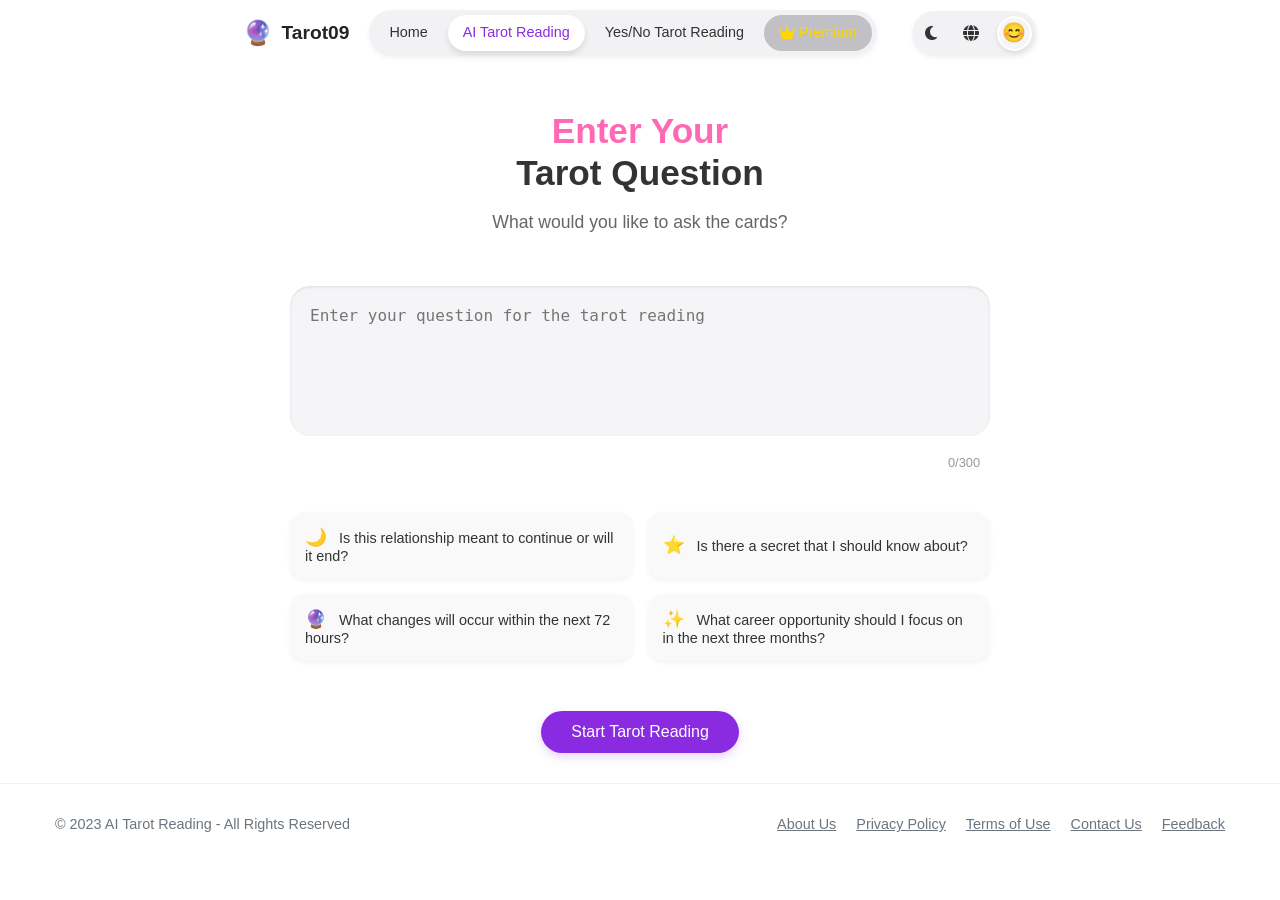
<file: tarot-question-eng.html>
<!DOCTYPE html>
<html lang="en">
<head>
    <meta charset="UTF-8">
    <meta name="viewport" content="width=device-width, initial-scale=1.0">
    <title>Tarot Reading Question - Tarot09</title>
    <meta name="description" content="Enter your question for AI tarot reading and guidance.">
    <link rel="stylesheet" href="css/styles.css">
    <link rel="stylesheet" href="css/page-styles/tarot-question-eng.css">
    <link rel="stylesheet" href="https://cdnjs.cloudflare.com/ajax/libs/font-awesome/6.4.0/css/all.min.css">
</head>
<body>
    <!-- Navigation bar -->
    <nav class="navbar">
        <div class="container">
            <div class="logo">
                <a href="index-eng.html">
                    <span>🔮</span>
                    <span>Tarot09</span>
                </a>
            </div>
            
            <button class="menu-toggle" aria-label="Menu">
                <i class="fas fa-bars"></i>
            </button>
            
            <div class="nav-capsules">
                <!-- Main navigation capsule -->
                <div class="nav-capsule main-nav-capsule">
                    <div class="nav-menu">
                        <ul>
                            <li><a href="index-eng.html" class="nav-link">Home</a></li>
                            <li><a href="ai-taluopai-eng.html" class="nav-link active">AI Tarot Reading</a></li>
                            <li><a href="yes-no-question-eng.html" class="nav-link">Yes/No Tarot Reading</a></li>
                            <li><a href="javascript:void(0)" class="nav-link premium" id="premiumLink"><i class="fas fa-crown"></i> Premium</a></li>
                        </ul>
                    </div>
                </div>
                
                <!-- User controls capsule -->
                <div class="nav-capsule user-controls-capsule">
                    <div class="user-controls">
                        <button class="theme-toggle" aria-label="Toggle theme">
                            <i class="fas fa-moon"></i>
                            <i class="fas fa-sun"></i>
                        </button>
                        <button class="language-toggle" aria-label="Toggle language">
                            <i class="fas fa-globe"></i>
                        </button>
                        <a href="javascript:void(0)" class="user-profile">
                            😊
                        </a>
                    </div>
                </div>
            </div>
        </div>
    </nav>

    <!-- Main content -->
    <main>
        <!-- Question title area -->
        <section class="question-header">
            <div class="container">
                <h1 class="question-title">
                    <span class="input-highlight">Enter Your</span><br>
                    Tarot Question
                </h1>
                <p class="question-subtitle">What would you like to ask the cards?</p>
            </div>
        </section>
        
        <!-- Question input area -->
        <section class="question-input-section">
            <div class="container">
                <div class="question-input-container">
                    <div style="position: relative;">
                        <textarea id="questionInput" class="question-textarea" placeholder="Enter your question for the tarot reading"></textarea>
                    </div>
                    <div class="character-counter" id="charCounter">0/300</div>
                </div>
                
                <!-- Question suggestions area -->
                <div class="question-suggestions">
                    <button class="suggestion-button">
                        <span class="suggestion-emoji">🌙</span> Is this relationship meant to continue or will it end?
                    </button>
                    <button class="suggestion-button">
                        <span class="suggestion-emoji">⭐</span> Is there a secret that I should know about?
                    </button>
                    <button class="suggestion-button">
                        <span class="suggestion-emoji">🔮</span> What changes will occur within the next 72 hours?
                    </button>
                    <button class="suggestion-button">
                        <span class="suggestion-emoji">✨</span> What career opportunity should I focus on in the next three months?
                    </button>
                </div>
                
                <!-- Submit button -->
                <button class="submit-button" id="submitQuestion">
                    Start Tarot Reading
                </button>
            </div>
        </section>
    </main>

    <!-- Footer -->
    <footer>
        <div class="container">
            <div class="footer-content">
                <div class="copyright">
                    © 2023 AI Tarot Reading - All Rights Reserved
                </div>
                <div class="footer-links">
                    <a href="javascript:void(0)">About Us</a>
                    <a href="javascript:void(0)">Privacy Policy</a>
                    <a href="javascript:void(0)">Terms of Use</a>
                    <a href="javascript:void(0)">Contact Us</a>
                    <a href="javascript:void(0)">Feedback</a>
                </div>
            </div>
        </div>
    </footer>

    <!-- Premium subscription modal -->
    <div class="modal-overlay" id="subscriptionModal">
        <div class="subscription-modal">
            <div class="modal-header">
                <h3 class="modal-title">Upgrade to Premium</h3>
                <p class="modal-subtitle">Enjoy unlimited tarot readings and more premium features</p>
            </div>
            
            <div class="plan-options">
                <div class="plan-option" data-plan="monthly">
                    <div class="plan-name">
                        Monthly Plan <span class="plan-price">$2.99</span>
                    </div>
                    <p class="plan-description">Auto-renews monthly, cancel anytime</p>
                </div>
                
                <div class="plan-option selected" data-plan="quarterly">
                    <div class="plan-name">
                        Quarterly Plan <span class="plan-price">$7.99</span>
                    </div>
                    <p class="plan-description">Auto-renews every three months, equal to $2.66/month</p>
                </div>
                
                <div class="plan-option" data-plan="yearly">
                    <div class="plan-name">
                        Annual Plan <span class="plan-price">$26.99</span>
                    </div>
                    <p class="plan-description">Auto-renews yearly, equal to $2.25/month, best value</p>
                </div>
            </div>
            
            <div class="modal-footer">
                <button class="cancel-button" id="cancelSubscription">Cancel</button>
                <button class="subscribe-button" id="confirmSubscription">Subscribe</button>
            </div>
            
            <div class="term-conditions">
                <p>By subscribing, you agree to our Terms of Service and Privacy Policy. You can cancel auto-renewal 24 hours before the renewal date.</p>
            </div>
        </div>
    </div>


    <!-- Import subscription module script -->
    <script src="js/subscription.js"></script>
    <!-- Import test script -->
    <script src="js/test-subscription.js"></script>
    <script>
        document.addEventListener('DOMContentLoaded', function() {
            // 获取DOM元素
            const questionInput = document.getElementById('questionInput');
            const charCounter = document.getElementById('charCounter');
            const suggestionButtons = document.querySelectorAll('.suggestion-button');
            const submitButton = document.getElementById('submitQuestion');
            
            // 字符计数功能
            questionInput.addEventListener('input', function() {
                const length = this.value.length;
                charCounter.textContent = length + '/300';
                
                // 超出300字符限制
                if (length > 300) {
                    this.value = this.value.substring(0, 300);
                    charCounter.textContent = '300/300';
                    charCounter.style.color = '#FF3B30';
                } else {
                    charCounter.style.color = '#999';
                }
            });
            
            // 点击问题建议填充文本框
            suggestionButtons.forEach(button => {
                button.addEventListener('click', function() {
                    const suggestionText = this.textContent.trim().substring(2); // 去掉emoji和空格
                    questionInput.value = suggestionText;
                    // 触发input事件更新计数器
                    const event = new Event('input');
                    questionInput.dispatchEvent(event);
                    // 聚焦文本框
                    questionInput.focus();
                });
            });
            
            // 提交按钮点击事件
            submitButton.addEventListener('click', function() {
                const question = questionInput.value.trim();
                if (!question) {
                    alert('Please enter a question for your tarot reading');
                    return;
                }
                
                // 跳转到塔罗占卜页面，将问题作为参数传递
                window.location.href = "tarot-reading-eng.html?q=" + encodeURIComponent(question);
            });
        });
    </script>
    <!-- Import navbar module script -->
    <script src="js/navbar.js"></script>
</body>
</html>
</file>
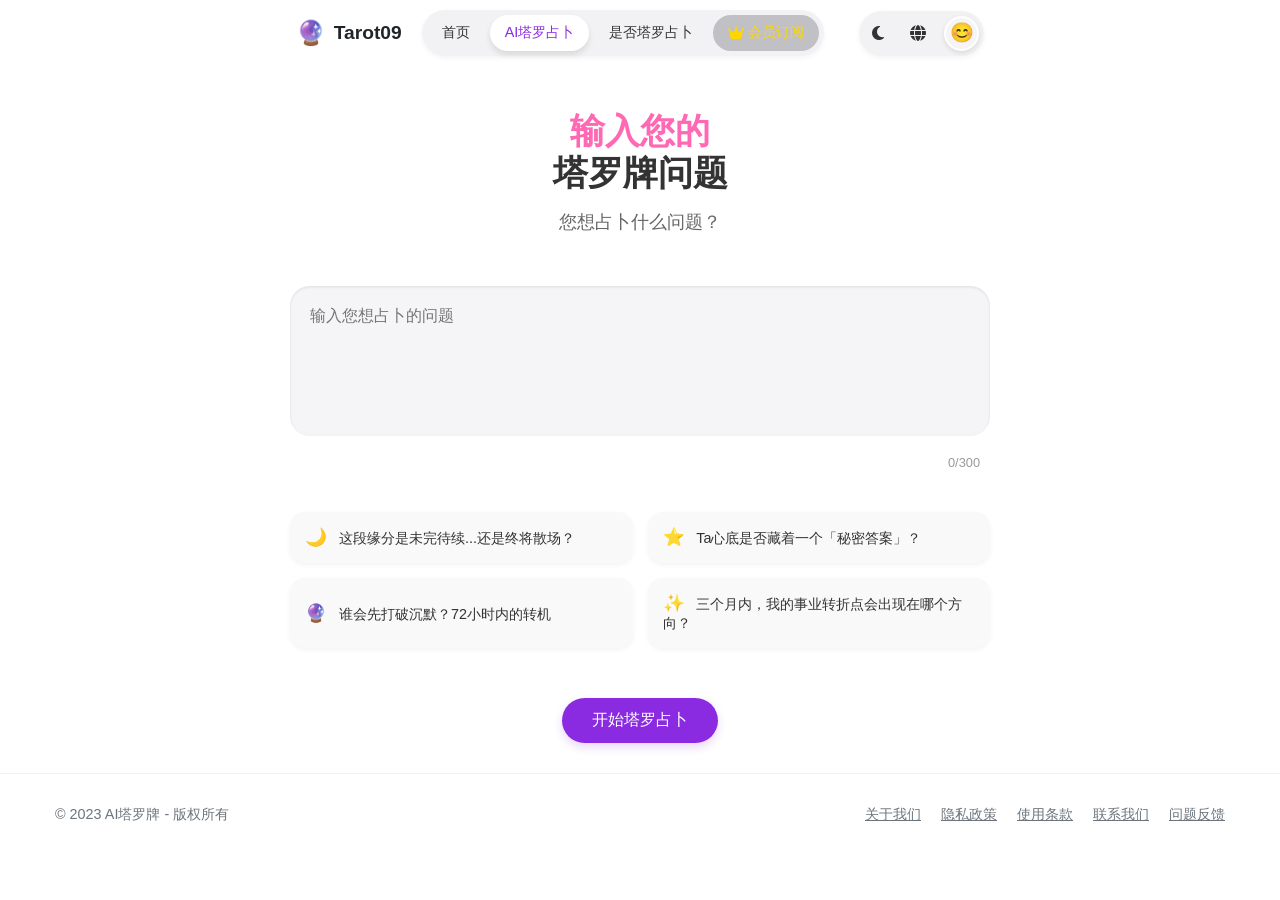
<file: tarot-question.html>
<!DOCTYPE html>
<html lang="zh-CN">
<head>
    <meta charset="UTF-8">
    <meta name="viewport" content="width=device-width, initial-scale=1.0">
    <title>塔罗占卜问题 - Tarot09</title>
    <meta name="description" content="输入您想要占卜的问题，获得AI塔罗牌解读和指引。">
    <link rel="stylesheet" href="css/styles.css">
    <link rel="stylesheet" href="css/page-styles/tarot-question.css">    <link rel="stylesheet" href="https://cdnjs.cloudflare.com/ajax/libs/font-awesome/6.4.0/css/all.min.css">
</head>
<body>
    <!-- 导航栏 -->
    <nav class="navbar">
        <div class="container">
            <div class="logo">
                <a href="index.html">
                    <span>🔮</span>
                    <span>Tarot09</span>
                </a>
            </div>
            
            <button class="menu-toggle" aria-label="菜单">
                <i class="fas fa-bars"></i>
            </button>
            
            <div class="nav-capsules">
                <!-- 主导航胶囊 -->
                <div class="nav-capsule main-nav-capsule">
                    <div class="nav-menu">
                        <ul>
                            <li><a href="index.html" class="nav-link">首页</a></li>
                            <li><a href="ai-taluopai.html" class="nav-link active">AI塔罗占卜</a></li>
                            <li><a href="yes-no-tarot.html" class="nav-link">是否塔罗占卜</a></li>
                            <li><a href="javascript:void(0)" class="nav-link premium" id="premiumLink"><i class="fas fa-crown"></i> 会员订阅</a></li>
                        </ul>
                    </div>
                </div>
                
                <!-- 用户控制胶囊 -->
                <div class="nav-capsule user-controls-capsule">
                    <div class="user-controls">
                        <button class="theme-toggle" aria-label="切换主题">
                            <i class="fas fa-moon"></i>
                            <i class="fas fa-sun"></i>
                        </button>
                        <button class="language-toggle" aria-label="切换语言">
                            <i class="fas fa-globe"></i>
                        </button>
                        <a href="javascript:void(0)" class="user-profile">
                            😊
                        </a>
                    </div>
                </div>
            </div>
        </div>
    </nav>

    <!-- 主要内容 -->
    <main>
        <!-- 问题标题区域 -->
        <section class="question-header">
            <div class="container">
                <h1 class="question-title">
                    <span class="input-highlight">输入您的</span><br>
                    塔罗牌问题
                </h1>
                <p class="question-subtitle">您想占卜什么问题？</p>
            </div>
        </section>
        
        <!-- 问题输入区域 -->
        <section class="question-input-section">
            <div class="container">
                <div class="question-input-container">
                    <div style="position: relative;">
                        <textarea id="questionInput" class="question-textarea" placeholder="输入您想占卜的问题"></textarea>
                    </div>
                    <div class="character-counter" id="charCounter">0/300</div>
                </div>
                
                <!-- 问题建议区域 -->
                <div class="question-suggestions">
                    <button class="suggestion-button">
                        <span class="suggestion-emoji">🌙</span> 这段缘分是未完待续...还是终将散场？
                    </button>
                    <button class="suggestion-button">
                        <span class="suggestion-emoji">⭐</span> Ta心底是否藏着一个「秘密答案」？
                    </button>
                    <button class="suggestion-button">
                        <span class="suggestion-emoji">🔮</span> 谁会先打破沉默？72小时内的转机
                    </button>
                    <button class="suggestion-button">
                        <span class="suggestion-emoji">✨</span> 三个月内，我的事业转折点会出现在哪个方向？
                    </button>
                </div>
                
                <!-- 提交按钮 -->
                <button class="submit-button" id="submitQuestion">
                    开始塔罗占卜
                </button>
            </div>
        </section>
    </main>

    <!-- 页脚 -->
    <footer>
        <div class="container">
            <div class="footer-content">
                <div class="copyright">
                    © 2023 AI塔罗牌 - 版权所有
                </div>
                <div class="footer-links">
                    <a href="javascript:void(0)">关于我们</a>
                    <a href="javascript:void(0)">隐私政策</a>
                    <a href="javascript:void(0)">使用条款</a>
                    <a href="javascript:void(0)">联系我们</a>
                    <a href="javascript:void(0)">问题反馈</a>
                </div>
            </div>
        </div>
    </footer>

    <!-- 会员订阅弹窗 -->
    <div class="modal-overlay" id="subscriptionModal">
        <div class="subscription-modal">
            <div class="modal-header">
                <h3 class="modal-title">升级会员</h3>
                <p class="modal-subtitle">享受无限次塔罗占卜和更多高级功能</p>
            </div>
            
            <div class="plan-options">
                <div class="plan-option" data-plan="monthly">
                    <div class="plan-name">
                        月度会员 <span class="plan-price">¥18.00</span>
                    </div>
                    <p class="plan-description">每月自动续费，随时可取消</p>
                </div>
                
                <div class="plan-option selected" data-plan="quarterly">
                    <div class="plan-name">
                        季度会员 <span class="plan-price">¥48.00</span>
                    </div>
                    <p class="plan-description">每三个月自动续费，相当于每月¥16.00</p>
                </div>
                
                <div class="plan-option" data-plan="yearly">
                    <div class="plan-name">
                        年度会员 <span class="plan-price">¥168.00</span>
                    </div>
                    <p class="plan-description">每年自动续费，相当于每月¥14.00，最划算</p>
                </div>
            </div>
            
            <div class="modal-footer">
                <button class="cancel-button" id="cancelSubscription">取消</button>
                <button class="subscribe-button" id="confirmSubscription">确认订阅</button>
            </div>
            
            <div class="term-conditions">
                <p>订阅即表示您同意我们的服务条款和隐私政策。可在到期前24小时取消自动续订。</p>
            </div>
        </div>
    </div>

    <!-- 导入订阅模块脚本 -->
    <script src="js/subscription.js"></script>
    <!-- 导入测试脚本 -->
    <script src="js/test-subscription.js"></script>
    <script>
        document.addEventListener('DOMContentLoaded', function() {
            // 获取DOM元素
            const questionInput = document.getElementById('questionInput');
            const charCounter = document.getElementById('charCounter');
            const suggestionButtons = document.querySelectorAll('.suggestion-button');
            const submitButton = document.getElementById('submitQuestion');
            
            // 字符计数功能
            questionInput.addEventListener('input', function() {
                const length = this.value.length;
                charCounter.textContent = length + '/300';
                
                // 超出300字符限制
                if (length > 300) {
                    this.value = this.value.substring(0, 300);
                    charCounter.textContent = '300/300';
                    charCounter.style.color = '#FF3B30';
                } else {
                    charCounter.style.color = '#999';
                }
            });
            
            // 点击问题建议填充文本框
            suggestionButtons.forEach(button => {
                button.addEventListener('click', function() {
                    const suggestionText = this.textContent.trim().substring(2); // 去掉emoji和空格
                    questionInput.value = suggestionText;
                    // 触发input事件更新计数器
                    const event = new Event('input');
                    questionInput.dispatchEvent(event);
                    // 聚焦文本框
                    questionInput.focus();
                });
            });
            
            // 提交按钮点击事件
            submitButton.addEventListener('click', function() {
                const question = questionInput.value.trim();
                if (!question) {
                    alert('请输入您想要占卜的问题');
                    return;
                }
                
                // 跳转到塔罗占卜页面，将问题作为参数传递
                window.location.href = "tarot-reading.html?q=" + encodeURIComponent(question);
            });
        });
    </script>
    <!-- 导入导航栏模块脚本 -->
    <script src="js/navbar.js"></script>
</body>
</html>
</file>
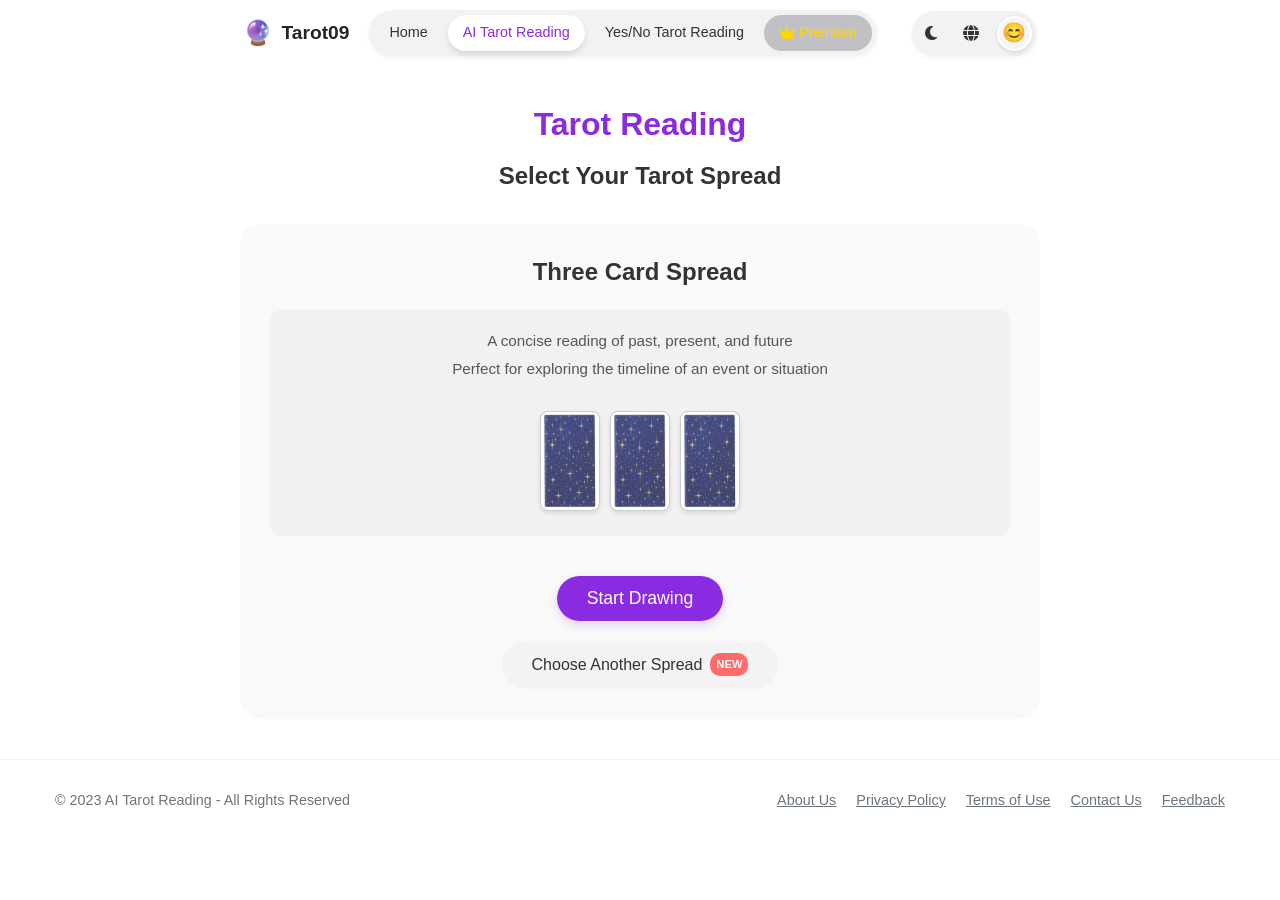
<file: tarot-reading-eng.html>
<!DOCTYPE html>
<html lang="en">
<head>
    <meta charset="UTF-8">
    <meta name="viewport" content="width=device-width, initial-scale=1.0">
    <title>Tarot Reading - Tarot09</title>
    <meta name="description" content="Choose your tarot spread and start your AI tarot reading.">
    <link rel="stylesheet" href="css/styles.css">
    <link rel="stylesheet" href="css/page-styles/tarot-reading-eng.css">    <link rel="stylesheet" href="https://cdnjs.cloudflare.com/ajax/libs/font-awesome/6.4.0/css/all.min.css">
</head>
<body>
    <!-- 导航栏 -->
    <nav class="navbar">
        <div class="container">
            <div class="logo">
                <a href="index-eng.html">
                    <span>🔮</span>
                    <span>Tarot09</span>
                </a>
            </div>
            
            <button class="menu-toggle" aria-label="Menu">
                <i class="fas fa-bars"></i>
            </button>
            
            <div class="nav-capsules">
                <!-- 主导航胶囊 -->
                <div class="nav-capsule main-nav-capsule">
                    <div class="nav-menu">
                        <ul>
                            <li><a href="index-eng.html" class="nav-link">Home</a></li>
                            <li><a href="ai-taluopai-eng.html" class="nav-link active">AI Tarot Reading</a></li>
                            <li><a href="yes-no-tarot-eng.html" class="nav-link">Yes/No Tarot Reading</a></li>
                            <li><a href="javascript:void(0)" class="nav-link premium" id="premiumLink"><i class="fas fa-crown"></i> Premium</a></li>
                        </ul>
                    </div>
                </div>
                
                <!-- 用户控制胶囊 -->
                <div class="nav-capsule user-controls-capsule">
                    <div class="user-controls">
                        <button class="theme-toggle" aria-label="Toggle theme">
                            <i class="fas fa-moon"></i>
                            <i class="fas fa-sun"></i>
                        </button>
                        <button class="language-toggle" aria-label="Toggle language">
                            <i class="fas fa-globe"></i>
                        </button>
                        <a href="javascript:void(0)" class="user-profile">
                            😊
                        </a>
                    </div>
                </div>
            </div>
        </div>
    </nav>

    <!-- 主要内容 -->
    <main>
        <h1 class="tarot-header">Tarot Reading</h1>
        <h2 class="tarot-subtitle">Select Your Tarot Spread</h2>
        <!-- 塔罗牌阵 -->
        <div class="tarot-spread-container">
            <h3 class="tarot-spread-title">Three Card Spread</h3>
            
            <div class="spread-preview">
                <div class="spread-description">
                    <p>A concise reading of past, present, and future</p>
                    <p>Perfect for exploring the timeline of an event or situation</p>
                </div>
                <div class="mini-spread three-card-preview">
                    <div class="mini-card-static"></div>
                    <div class="mini-card-static"></div>
                    <div class="mini-card-static"></div>
                </div>
            </div>
            
            <!-- 开始抽牌按钮 -->
            <button class="tarot-action-button" id="drawCards">
                Start Drawing
            </button>
            <br>
            <!-- 其他牌阵选项 -->
            <div class="other-spread-option" id="otherSpreadOption">
                Choose Another Spread <span class="new-badge">NEW</span>
            </div>
        </div>
    </main>

    <!-- 牌阵选择弹出菜单 -->
    <div class="spread-selection-modal" id="spreadSelectionModal">
        <div class="spread-selection-container">
            <div class="spread-selection-title">Select a Tarot Spread</div>
            
            <div class="spread-options">
                <div class="spread-option" data-spread="three-card">
                    <div class="spread-option-title">Three Card Spread</div>
                    <div class="spread-option-image three-card">
                        <div class="mini-card"></div>
                        <div class="mini-card"></div>
                        <div class="mini-card"></div>
                    </div>
                    <div class="spread-option-desc">A concise reading of past, present, and future</div>
                </div>
                
                <div class="spread-option" data-spread="cross">
                    <div class="spread-option-title">Cross Spread</div>
                    <div class="spread-option-image cross-spread">
                        <div class="mini-card"></div>
                        <div class="mini-card"></div>
                        <div class="mini-card"></div>
                        <div class="mini-card"></div>
                        <div class="mini-card"></div>
                    </div>
                    <div class="spread-option-desc">A comprehensive five-card spread reading</div>
                </div>
                
                <div class="spread-option selected" data-spread="five-card">
                    <div class="spread-option-title">Development Spread</div>
                    <div class="spread-option-image five-card">
                        <div class="mini-card"></div>
                        <div class="mini-card"></div>
                        <div class="mini-card"></div>
                        <div class="mini-card"></div>
                        <div class="mini-card"></div>
                    </div>
                    <div class="spread-option-desc">A reading of current status and development path</div>
                </div>
            </div>
            
            <div class="spread-selection-buttons">
                <button class="spread-selection-button cancel-selection" id="cancelSpreadSelection">Cancel</button>
                <button class="spread-selection-button confirm-selection" id="confirmSpreadSelection">Confirm</button>
            </div>
        </div>
    </div>

    <!-- 页脚 -->
    <footer>
        <div class="container">
            <div class="footer-content">
                <div class="copyright">
                    © 2023 AI Tarot Reading - All Rights Reserved
                </div>
                <div class="footer-links">
                    <a href="javascript:void(0)">About Us</a>
                    <a href="javascript:void(0)">Privacy Policy</a>
                    <a href="javascript:void(0)">Terms of Use</a>
                    <a href="javascript:void(0)">Contact Us</a>
                    <a href="javascript:void(0)">Feedback</a>
                </div>
            </div>
        </div>
    </footer>

    <!-- 会员订阅弹窗 -->
    <div class="modal-overlay" id="subscriptionModal">
        <div class="subscription-modal">
            <div class="modal-header">
                <h3 class="modal-title">Upgrade to Premium</h3>
                <p class="modal-subtitle">Enjoy unlimited tarot readings and more premium features</p>
            </div>
            
            <div class="plan-options">
                <div class="plan-option" data-plan="monthly">
                    <div class="plan-name">
                        Monthly Plan <span class="plan-price">$2.99</span>
                    </div>
                    <p class="plan-description">Auto-renews monthly, cancel anytime</p>
                </div>
                
                <div class="plan-option selected" data-plan="quarterly">
                    <div class="plan-name">
                        Quarterly Plan <span class="plan-price">$7.99</span>
                    </div>
                    <p class="plan-description">Auto-renews every three months, equal to $2.66/month</p>
                </div>
                
                <div class="plan-option" data-plan="yearly">
                    <div class="plan-name">
                        Annual Plan <span class="plan-price">$26.99</span>
                    </div>
                    <p class="plan-description">Auto-renews yearly, equal to $2.25/month, best value</p>
                </div>
            </div>
            
            <div class="modal-footer">
                <button class="cancel-button" id="cancelSubscription">Cancel</button>
                <button class="subscribe-button" id="confirmSubscription">Subscribe</button>
            </div>
            
            <div class="term-conditions">
                <p>By subscribing, you agree to our Terms of Service and Privacy Policy. You can cancel auto-renewal 24 hours before the renewal date.</p>
            </div>
        </div>
    </div>

    <!-- 导入订阅模块脚本 -->
    <script src="js/subscription.js"></script>
    <!-- 导入测试脚本 -->
    <script src="js/test-subscription.js"></script>
    <script>
        document.addEventListener('DOMContentLoaded', function() {
            // 获取DOM元素
            const drawCardsButton = document.getElementById('drawCards');
            const otherSpreadOption = document.getElementById('otherSpreadOption');
            const tarotCards = document.querySelectorAll('.tarot-card');
            const spreadSelectionModal = document.getElementById('spreadSelectionModal');
            const cancelSpreadSelection = document.getElementById('cancelSpreadSelection');
            const confirmSpreadSelection = document.getElementById('confirmSpreadSelection');
            const spreadOptions = document.querySelectorAll('.spread-option');
            const tarotSpreadContainer = document.querySelector('.tarot-spread-container');
            const tarotCardsContainer = document.querySelector('.tarot-cards');
            const tarotSpreadTitle = document.querySelector('.tarot-spread-title');
            
            // 当前选择的牌阵类型
            let currentSpreadType = 'three-card'; // 默认为三牌阵
            
            // 牌阵配置
            const spreadConfigs = {
                'three-card': {
                    title: 'Three Card Spread',
                    cardCount: 3,
                    className: 'three-card-spread',
                    positions: ['Past', 'Present', 'Future'],
                    description: 'A concise reading of past, present, and future',
                    subDescription: 'Perfect for exploring the timeline of an event or situation'
                },
                'cross': {
                    title: 'Cross Spread',
                    cardCount: 5,
                    className: 'cross-spread',
                    positions: ['Core Issue', 'Challenge', 'Current Status', 'Influence', 'Outcome'],
                    description: 'A comprehensive five-card spread reading',
                    subDescription: 'Ideal for complex questions requiring multiple perspectives'
                },
                'five-card': {
                    title: 'Development Spread',
                    cardCount: 5,
                    className: '',
                    positions: ['Current Status', 'Future Development', 'Obstacles', 'Final Result', 'Advice'],
                    description: 'A reading of current status and development path',
                    subDescription: 'Provides insights into all aspects of a situation\'s progression'
                }
            };
            
            // 抽牌按钮点击事件
            drawCardsButton.addEventListener('click', function() {
                // 将问题参数与牌阵类型一起传递到抽牌页面
                const urlParams = new URLSearchParams(window.location.search);
                const question = urlParams.get('q');
                let url = "tarot-drawing-eng.html?spread=" + currentSpreadType;
                if (question) {
                    url += "&q=" + encodeURIComponent(question);
                }
                window.location.href = url;
            });
            
            // 其他牌阵选项点击事件 - 打开牌阵选择弹窗
            otherSpreadOption.addEventListener('click', function() {
                spreadSelectionModal.style.display = 'flex';
            });
            
            // 为每张塔罗牌添加点击效果
            tarotCards.forEach(card => {
                card.addEventListener('click', function() {
                    // 这里可以添加卡片翻转动画
                    this.style.transform = 'translateY(-10px)';
                    setTimeout(() => {
                        this.style.transform = '';
                    }, 500);
                });
            });
            
            // 取消牌阵选择按钮点击事件
            cancelSpreadSelection.addEventListener('click', function() {
                spreadSelectionModal.style.display = 'none';
            });
            
            // 为牌阵选项添加点击事件
            spreadOptions.forEach(option => {
                option.addEventListener('click', function() {
                    // 移除所有选项的selected类
                    spreadOptions.forEach(opt => opt.classList.remove('selected'));
                    // 给当前选项添加selected类
                    this.classList.add('selected');
                });
            });
            
            // 确认牌阵选择按钮点击事件
            confirmSpreadSelection.addEventListener('click', function() {
                // 获取选中的牌阵类型
                const selectedOption = document.querySelector('.spread-option.selected');
                if (selectedOption) {
                    const spreadType = selectedOption.getAttribute('data-spread');
                    currentSpreadType = spreadType;
                    
                    // 更新页面上的牌阵
                    updateSpreadLayout(spreadType);
                    
                    // 关闭弹窗
                    spreadSelectionModal.style.display = 'none';
                }
            });
            
            // 更新牌阵布局
            function updateSpreadLayout(spreadType) {
                const config = spreadConfigs[spreadType];
                
                // 更新牌阵标题
                tarotSpreadTitle.textContent = config.title;
                
                // 获取描述元素
                const spreadDescriptionEl = document.querySelector('.spread-description');
                if (spreadDescriptionEl) {
                    spreadDescriptionEl.innerHTML = `
                        <p>${config.description || 'Selected spread'}</p>
                        <p>${config.subDescription || ''}</p>
                    `;
                }
                
                // 更新卡片预览
                const miniSpreadEl = document.querySelector('.mini-spread');
                if (miniSpreadEl) {
                    // 更新类名
                    miniSpreadEl.className = 'mini-spread';
                    if (spreadType === 'three-card') {
                        miniSpreadEl.classList.add('three-card-preview');
                    } else if (spreadType === 'cross') {
                        miniSpreadEl.classList.add('cross-preview');
                    } else {
                        miniSpreadEl.classList.add('five-card-preview');
                    }
                    
                    // 更新卡片数量
                    miniSpreadEl.innerHTML = '';
                    for (let i = 0; i < config.cardCount; i++) {
                        const card = document.createElement('div');
                        card.className = 'mini-card-static';
                        miniSpreadEl.appendChild(card);
                    }
                }
            }
            
            // 获取URL参数中的问题
            const urlParams = new URLSearchParams(window.location.search);
            const question = urlParams.get('q');
            
            // 如果URL中包含问题，可以在这里处理
            if (question) {
                console.log('Current reading question:', question);
                // 这里可以根据问题定制页面内容
            }
            
            // 从URL中获取牌阵类型并初始化布局
            const spreadType = urlParams.get('spread');
            if (spreadType && spreadConfigs[spreadType]) {
                currentSpreadType = spreadType;
                updateSpreadLayout(spreadType);
                
                // 在弹窗中选中对应的牌阵
                spreadOptions.forEach(option => {
                    if (option.getAttribute('data-spread') === spreadType) {
                        option.classList.add('selected');
                    } else {
                        option.classList.remove('selected');
                    }
                });
            }
        });
    </script>
    <!-- 导入导航栏模块脚本 -->
    <script src="js/navbar.js"></script>
</body>
</html>
</file>
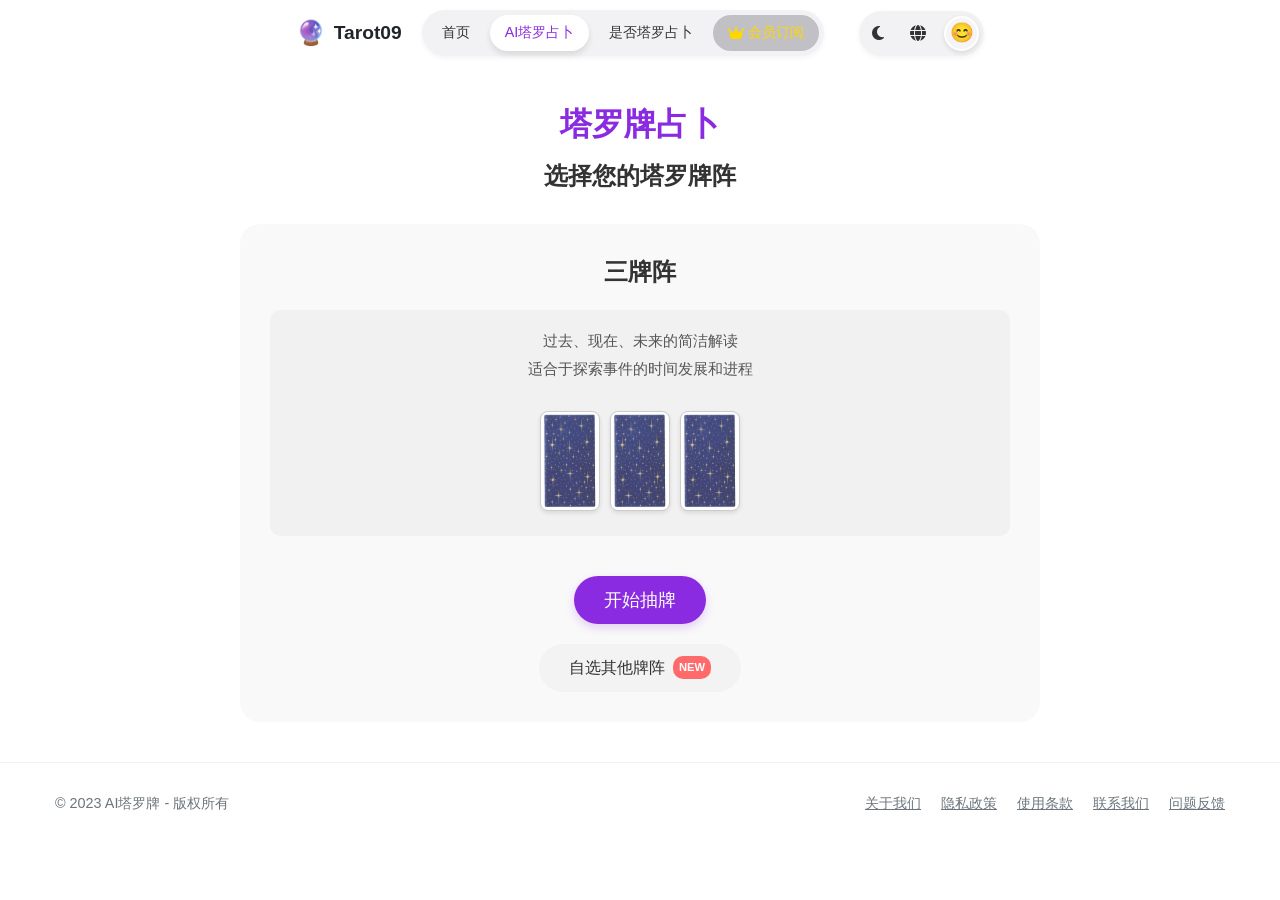
<file: tarot-reading.html>
<!DOCTYPE html>
<html lang="zh-CN">
<head>
    <meta charset="UTF-8">
    <meta name="viewport" content="width=device-width, initial-scale=1.0">
    <title>塔罗牌占卜 - Tarot09</title>
    <meta name="description" content="选择您的塔罗牌阵，开始AI塔罗牌占卜解读。">
    <link rel="stylesheet" href="css/styles.css">
    <link rel="stylesheet" href="css/page-styles/tarot-reading.css">    <link rel="stylesheet" href="https://cdnjs.cloudflare.com/ajax/libs/font-awesome/6.4.0/css/all.min.css">
</head>
<body>
    <!-- 导航栏 -->
    <nav class="navbar">
        <div class="container">
            <div class="logo">
                <a href="index.html">
                    <span>🔮</span>
                    <span>Tarot09</span>
                </a>
            </div>
            
            <button class="menu-toggle" aria-label="菜单">
                <i class="fas fa-bars"></i>
            </button>
            
            <div class="nav-capsules">
                <!-- 主导航胶囊 -->
                <div class="nav-capsule main-nav-capsule">
                    <div class="nav-menu">
                        <ul>
                            <li><a href="index.html" class="nav-link">首页</a></li>
                            <li><a href="ai-taluopai.html" class="nav-link active">AI塔罗占卜</a></li>
                            <li><a href="yes-no-tarot.html" class="nav-link">是否塔罗占卜</a></li>
                            <li><a href="javascript:void(0)" class="nav-link premium" id="premiumLink"><i class="fas fa-crown"></i> 会员订阅</a></li>
                        </ul>
                    </div>
                </div>
                
                <!-- 用户控制胶囊 -->
                <div class="nav-capsule user-controls-capsule">
                    <div class="user-controls">
                        <button class="theme-toggle" aria-label="切换主题">
                            <i class="fas fa-moon"></i>
                            <i class="fas fa-sun"></i>
                        </button>
                        <button class="language-toggle" aria-label="切换语言">
                            <i class="fas fa-globe"></i>
                        </button>
                        <a href="javascript:void(0)" class="user-profile">
                            😊
                        </a>
                    </div>
                </div>
            </div>
        </div>
    </nav>

    <!-- 主要内容 -->
    <main>
        <h1 class="tarot-header">塔罗牌占卜</h1>
        <h2 class="tarot-subtitle">选择您的塔罗牌阵</h2>
        <!-- 塔罗牌阵 -->
        <div class="tarot-spread-container">
            <h3 class="tarot-spread-title">三牌阵</h3>
            
            <div class="spread-preview">
                <div class="spread-description">
                    <p>过去、现在、未来的简洁解读</p>
                    <p>适合于探索事件的时间发展和进程</p>
                </div>
                <div class="mini-spread three-card-preview">
                    <div class="mini-card-static"></div>
                    <div class="mini-card-static"></div>
                    <div class="mini-card-static"></div>
                </div>
            </div>
            
            <!-- 开始抽牌按钮 -->
            <button class="tarot-action-button" id="drawCards">
                开始抽牌
            </button>
            <br>
            <!-- 其他牌阵选项 -->
            <div class="other-spread-option" id="otherSpreadOption">
                自选其他牌阵 <span class="new-badge">NEW</span>
            </div>
        </div>
    </main>

    <!-- 牌阵选择弹出菜单 -->
    <div class="spread-selection-modal" id="spreadSelectionModal">
        <div class="spread-selection-container">
            <div class="spread-selection-title">选择塔罗牌阵</div>
            
            <div class="spread-options">
                <div class="spread-option" data-spread="three-card">
                    <div class="spread-option-title">三牌阵</div>
                    <div class="spread-option-image three-card">
                        <div class="mini-card"></div>
                        <div class="mini-card"></div>
                        <div class="mini-card"></div>
                    </div>
                    <div class="spread-option-desc">过去、现在、未来的简洁解读</div>
                </div>
                
                <div class="spread-option" data-spread="cross">
                    <div class="spread-option-title">十字牌阵</div>
                    <div class="spread-option-image cross-spread">
                        <div class="mini-card"></div>
                        <div class="mini-card"></div>
                        <div class="mini-card"></div>
                        <div class="mini-card"></div>
                        <div class="mini-card"></div>
                    </div>
                    <div class="spread-option-desc">全面深入的五卡牌阵解读</div>
                </div>
                
                <div class="spread-option selected" data-spread="five-card">
                    <div class="spread-option-title">发展牌阵</div>
                    <div class="spread-option-image five-card">
                        <div class="mini-card"></div>
                        <div class="mini-card"></div>
                        <div class="mini-card"></div>
                        <div class="mini-card"></div>
                        <div class="mini-card"></div>
                    </div>
                    <div class="spread-option-desc">当前状态及发展路径的解读</div>
                </div>
            </div>
            
            <div class="spread-selection-buttons">
                <button class="spread-selection-button cancel-selection" id="cancelSpreadSelection">取消</button>
                <button class="spread-selection-button confirm-selection" id="confirmSpreadSelection">确认选择</button>
            </div>
        </div>
    </div>

    <!-- 页脚 -->
    <footer>
        <div class="container">
            <div class="footer-content">
                <div class="copyright">
                    © 2023 AI塔罗牌 - 版权所有
                </div>
                <div class="footer-links">
                    <a href="javascript:void(0)">关于我们</a>
                    <a href="javascript:void(0)">隐私政策</a>
                    <a href="javascript:void(0)">使用条款</a>
                    <a href="javascript:void(0)">联系我们</a>
                    <a href="javascript:void(0)">问题反馈</a>
                </div>
            </div>
        </div>
    </footer>

    <!-- 会员订阅弹窗 -->
    <div class="modal-overlay" id="subscriptionModal">
        <div class="subscription-modal">
            <div class="modal-header">
                <h3 class="modal-title">升级会员</h3>
                <p class="modal-subtitle">享受无限次塔罗占卜和更多高级功能</p>
            </div>
            
            <div class="plan-options">
                <div class="plan-option" data-plan="monthly">
                    <div class="plan-name">
                        月度会员 <span class="plan-price">¥18.00</span>
                    </div>
                    <p class="plan-description">每月自动续费，随时可取消</p>
                </div>
                
                <div class="plan-option selected" data-plan="quarterly">
                    <div class="plan-name">
                        季度会员 <span class="plan-price">¥48.00</span>
                    </div>
                    <p class="plan-description">每三个月自动续费，相当于每月¥16.00</p>
                </div>
                
                <div class="plan-option" data-plan="yearly">
                    <div class="plan-name">
                        年度会员 <span class="plan-price">¥168.00</span>
                    </div>
                    <p class="plan-description">每年自动续费，相当于每月¥14.00，最划算</p>
                </div>
            </div>
            
            <div class="modal-footer">
                <button class="cancel-button" id="cancelSubscription">取消</button>
                <button class="subscribe-button" id="confirmSubscription">确认订阅</button>
            </div>
            
            <div class="term-conditions">
                <p>订阅即表示您同意我们的服务条款和隐私政策。可在到期前24小时取消自动续订。</p>
            </div>
        </div>
    </div>

    <!-- 导入订阅模块脚本 -->
    <script src="js/subscription.js"></script>
    <!-- 导入测试脚本 -->
    <script src="js/test-subscription.js"></script>
    <script>
        document.addEventListener('DOMContentLoaded', function() {
            // 获取DOM元素
            const drawCardsButton = document.getElementById('drawCards');
            const otherSpreadOption = document.getElementById('otherSpreadOption');
            const tarotCards = document.querySelectorAll('.tarot-card');
            const spreadSelectionModal = document.getElementById('spreadSelectionModal');
            const cancelSpreadSelection = document.getElementById('cancelSpreadSelection');
            const confirmSpreadSelection = document.getElementById('confirmSpreadSelection');
            const spreadOptions = document.querySelectorAll('.spread-option');
            const tarotSpreadContainer = document.querySelector('.tarot-spread-container');
            const tarotCardsContainer = document.querySelector('.tarot-cards');
            const tarotSpreadTitle = document.querySelector('.tarot-spread-title');
            
            // 当前选择的牌阵类型
            let currentSpreadType = 'three-card'; // 默认为三牌阵
            
            // 牌阵配置
            const spreadConfigs = {
                'three-card': {
                    title: '三牌阵',
                    cardCount: 3,
                    className: 'three-card-spread',
                    positions: ['过去', '现在', '未来'],
                    description: '过去、现在、未来的简洁解读',
                    subDescription: '适合于探索事件的时间发展和进程'
                },
                'cross': {
                    title: '十字牌阵',
                    cardCount: 5,
                    className: 'cross-spread',
                    positions: ['核心问题', '阻碍', '当前状态', '影响', '可能结果'],
                    description: '全面深入的五卡牌阵解读',
                    subDescription: '适合复杂问题的多角度分析'
                },
                'five-card': {
                    title: '发展牌阵',
                    cardCount: 5,
                    className: '',
                    positions: ['当前状态', '未来发展', '障碍', '最终结果', '建议'],
                    description: '当前状态及发展路径的解读',
                    subDescription: '全面了解情况发展的各个方面'
                }
            };
            
            // 抽牌按钮点击事件
            drawCardsButton.addEventListener('click', function() {
                // 将问题参数与牌阵类型一起传递到抽牌页面
                const urlParams = new URLSearchParams(window.location.search);
                const question = urlParams.get('q');
                let url = "tarot-drawing.html?spread=" + currentSpreadType;
                if (question) {
                    url += "&q=" + encodeURIComponent(question);
                }
                window.location.href = url;
            });
            
            // 其他牌阵选项点击事件 - 打开牌阵选择弹窗
            otherSpreadOption.addEventListener('click', function() {
                spreadSelectionModal.style.display = 'flex';
            });
            
            // 为每张塔罗牌添加点击效果
            tarotCards.forEach(card => {
                card.addEventListener('click', function() {
                    // 这里可以添加卡片翻转动画
                    this.style.transform = 'translateY(-10px)';
                    setTimeout(() => {
                        this.style.transform = '';
                    }, 500);
                });
            });
            
            // 取消牌阵选择按钮点击事件
            cancelSpreadSelection.addEventListener('click', function() {
                spreadSelectionModal.style.display = 'none';
            });
            
            // 为牌阵选项添加点击事件
            spreadOptions.forEach(option => {
                option.addEventListener('click', function() {
                    // 移除所有选项的selected类
                    spreadOptions.forEach(opt => opt.classList.remove('selected'));
                    // 给当前选项添加selected类
                    this.classList.add('selected');
                });
            });
            
            // 确认牌阵选择按钮点击事件
            confirmSpreadSelection.addEventListener('click', function() {
                // 获取选中的牌阵类型
                const selectedOption = document.querySelector('.spread-option.selected');
                if (selectedOption) {
                    const spreadType = selectedOption.getAttribute('data-spread');
                    currentSpreadType = spreadType;
                    
                    // 更新页面上的牌阵
                    updateSpreadLayout(spreadType);
                    
                    // 关闭弹窗
                    spreadSelectionModal.style.display = 'none';
                }
            });
            
            // 更新牌阵布局
            function updateSpreadLayout(spreadType) {
                const config = spreadConfigs[spreadType];
                
                // 更新牌阵标题
                tarotSpreadTitle.textContent = config.title;
                
                // 获取描述元素
                const spreadDescriptionEl = document.querySelector('.spread-description');
                if (spreadDescriptionEl) {
                    spreadDescriptionEl.innerHTML = `
                        <p>${config.description || '选择的牌阵'}</p>
                        <p>${config.subDescription || ''}</p>
                    `;
                }
                
                // 更新卡片预览
                const miniSpreadEl = document.querySelector('.mini-spread');
                if (miniSpreadEl) {
                    // 更新类名
                    miniSpreadEl.className = 'mini-spread';
                    if (spreadType === 'three-card') {
                        miniSpreadEl.classList.add('three-card-preview');
                    } else if (spreadType === 'cross') {
                        miniSpreadEl.classList.add('cross-preview');
                    } else {
                        miniSpreadEl.classList.add('five-card-preview');
                    }
                    
                    // 更新卡片数量
                    miniSpreadEl.innerHTML = '';
                    for (let i = 0; i < config.cardCount; i++) {
                        const card = document.createElement('div');
                        card.className = 'mini-card-static';
                        miniSpreadEl.appendChild(card);
                    }
                }
            }
            
            // 获取URL参数中的问题
            const urlParams = new URLSearchParams(window.location.search);
            const question = urlParams.get('q');
            
            // 如果URL中包含问题，可以在这里处理
            if (question) {
                console.log('当前占卜问题:', question);
                // 这里可以根据问题定制页面内容
            }
            
            // 从URL中获取牌阵类型并初始化布局
            const spreadType = urlParams.get('spread');
            if (spreadType && spreadConfigs[spreadType]) {
                currentSpreadType = spreadType;
                updateSpreadLayout(spreadType);
                
                // 在弹窗中选中对应的牌阵
                spreadOptions.forEach(option => {
                    if (option.getAttribute('data-spread') === spreadType) {
                        option.classList.add('selected');
                    } else {
                        option.classList.remove('selected');
                    }
                });
            }
        });
    </script>
    <!-- 导入导航栏模块脚本 -->
    <script src="js/navbar.js"></script>
</body>
</html>
</file>
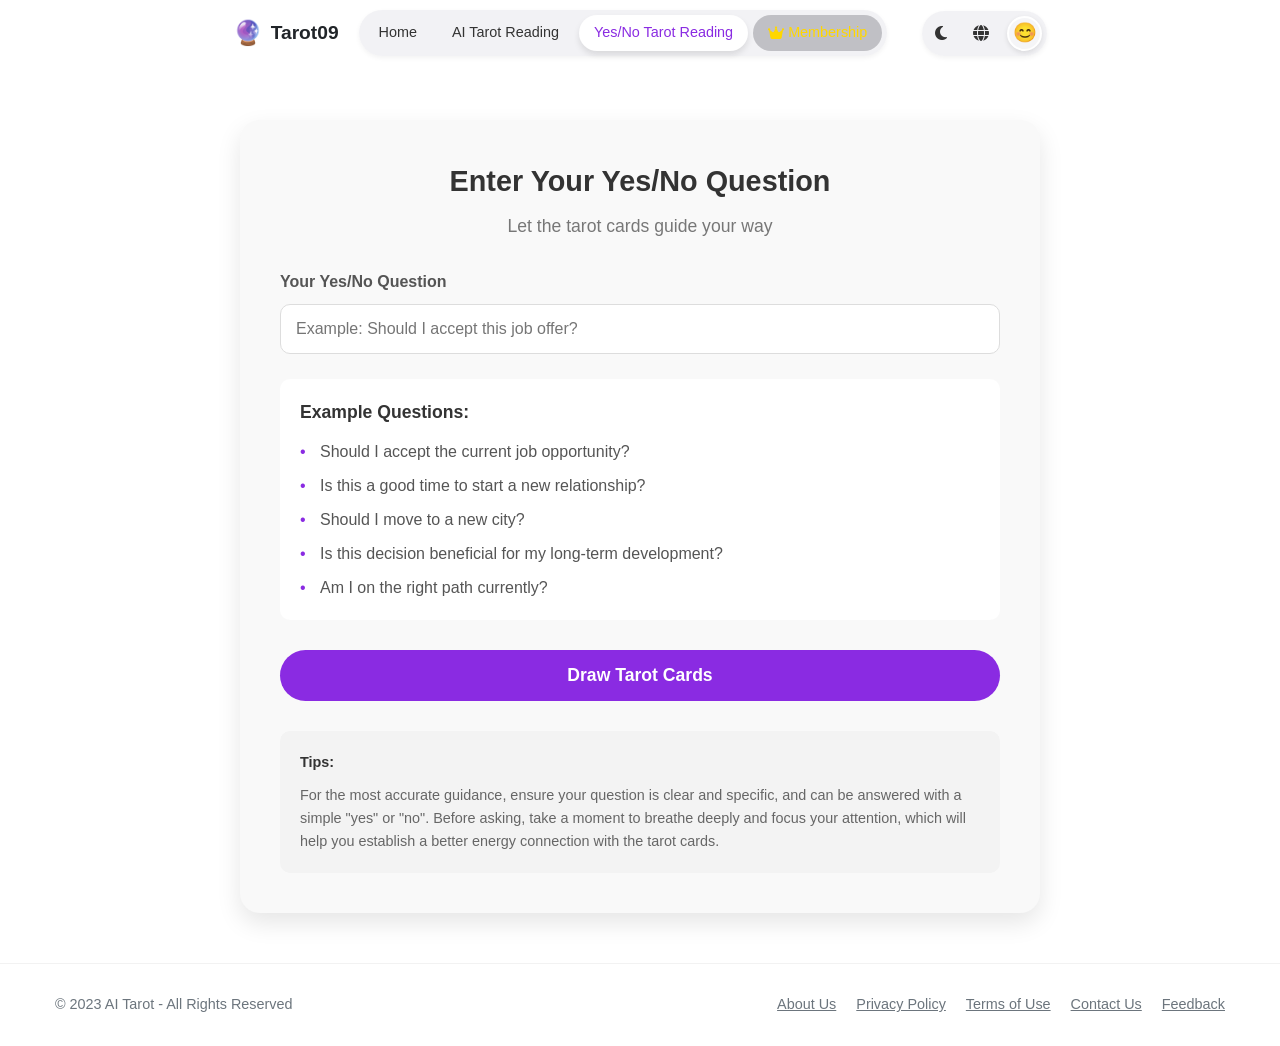
<file: yes-no-question-eng.html>
<!DOCTYPE html>
<html lang="en">
<head>
    <meta charset="UTF-8">
    <meta name="viewport" content="width=device-width, initial-scale=1.0">
    <title>Yes/No Question Divination - Tarot09</title>
    <meta name="description" content="Enter your yes/no question and receive guidance and insights from the tarot cards.">
    <link rel="stylesheet" href="css/styles.css">
    <link rel="stylesheet" href="css/page-styles/yes-no-question.css">    <link rel="stylesheet" href="https://cdnjs.cloudflare.com/ajax/libs/font-awesome/6.4.0/css/all.min.css">
</head>
<body>
    <!-- 导航栏 -->
    <nav class="navbar">
        <div class="container">
            <div class="logo">
                <a href="index-eng.html">
                    <span>🔮</span>
                    <span>Tarot09</span>
                </a>
            </div>
            
            <button class="menu-toggle" aria-label="Menu">
                <i class="fas fa-bars"></i>
            </button>
            
            <div class="nav-capsules">
                <!-- 主导航胶囊 -->
                <div class="nav-capsule main-nav-capsule">
                    <div class="nav-menu">
                        <ul>
                            <li><a href="index-eng.html" class="nav-link">Home</a></li>
                            <li><a href="ai-taluopai-eng.html" class="nav-link">AI Tarot Reading</a></li>
                            <li><a href="yes-no-tarot-eng.html" class="nav-link active">Yes/No Tarot Reading</a></li>
                            <li><a href="javascript:void(0)" class="nav-link premium" id="premiumLink"><i class="fas fa-crown"></i> Membership</a></li>
                        </ul>
                    </div>
                </div>
                
                <!-- 用户控制胶囊 -->
                <div class="nav-capsule user-controls-capsule">
                    <div class="user-controls">
                        <button class="theme-toggle" aria-label="Toggle Theme">
                            <i class="fas fa-moon"></i>
                            <i class="fas fa-sun"></i>
                        </button>
                        <button class="language-toggle" aria-label="Toggle Language">
                            <i class="fas fa-globe"></i>
                        </button>
                        <a href="javascript:void(0)" class="user-profile">
                            😊
                        </a>
                    </div>
                </div>
            </div>
        </div>
    </nav>

    <!-- 主要内容 -->
    <main>
        <div class="question-container">
            <div class="question-header">
                <h1 class="question-title">Enter Your Yes/No Question</h1>
                <p class="question-subtitle">Let the tarot cards guide your way</p>
            </div>
            
            <form class="question-form" id="questionForm">
                <div class="form-group">
                    <label for="question" class="form-label">Your Yes/No Question</label>
                    <input type="text" id="question" name="question" class="form-control" placeholder="Example: Should I accept this job offer?" required>
                </div>
                
                <div class="question-examples">
                    <h3 class="examples-title">Example Questions:</h3>
                    <ul class="examples-list">
                        <li>Should I accept the current job opportunity?</li>
                        <li>Is this a good time to start a new relationship?</li>
                        <li>Should I move to a new city?</li>
                        <li>Is this decision beneficial for my long-term development?</li>
                        <li>Am I on the right path currently?</li>
                    </ul>
                </div>
                
                <button type="submit" class="submit-btn">Draw Tarot Cards</button>
            </form>
            
            <div class="notes">
                <h4 class="notes-title">Tips:</h4>
                <p>For the most accurate guidance, ensure your question is clear and specific, and can be answered with a simple "yes" or "no". Before asking, take a moment to breathe deeply and focus your attention, which will help you establish a better energy connection with the tarot cards.</p>
            </div>
        </div>
    </main>

    <!-- 页脚 -->
    <footer>
        <div class="container">
            <div class="footer-content">
                <div class="copyright">
                    © 2023 AI Tarot - All Rights Reserved
                </div>
                <div class="footer-links">
                    <a href="javascript:void(0)">About Us</a>
                    <a href="javascript:void(0)">Privacy Policy</a>
                    <a href="javascript:void(0)">Terms of Use</a>
                    <a href="javascript:void(0)">Contact Us</a>
                    <a href="javascript:void(0)">Feedback</a>
                </div>
            </div>
        </div>
    </footer>

    <!-- 会员订阅弹窗 -->
    <div class="modal-overlay" id="subscriptionModal">
        <div class="subscription-modal">
            <div class="modal-header">
                <h3 class="modal-title">Upgrade Membership</h3>
                <p class="modal-subtitle">Enjoy unlimited tarot readings and more premium features</p>
            </div>
            
            <div class="plan-options">
                <div class="plan-option" data-plan="monthly">
                    <div class="plan-name">
                        Monthly Membership <span class="plan-price">$2.99</span>
                    </div>
                    <p class="plan-description">Auto-renews monthly, cancel anytime</p>
                </div>
                
                <div class="plan-option selected" data-plan="quarterly">
                    <div class="plan-name">
                        Quarterly Membership <span class="plan-price">$7.99</span>
                    </div>
                    <p class="plan-description">Auto-renews every three months, equivalent to $2.66/month</p>
                </div>
                
                <div class="plan-option" data-plan="yearly">
                    <div class="plan-name">
                        Annual Membership <span class="plan-price">$27.99</span>
                    </div>
                    <p class="plan-description">Auto-renews annually, equivalent to $2.33/month, best value</p>
                </div>
            </div>
            
            <div class="modal-footer">
                <button class="cancel-button" id="cancelSubscription">Cancel</button>
                <button class="subscribe-button" id="confirmSubscription">Confirm Subscription</button>
            </div>
            
            <div class="term-conditions">
                <p>By subscribing, you agree to our terms of service and privacy policy. Auto-renewal can be canceled up to 24 hours before the expiration date.</p>
            </div>
        </div>
    </div>

    <!-- 导入订阅模块脚本 -->
    <script src="js/subscription.js"></script>
    <!-- 导入测试脚本 -->
    <script src="js/test-subscription.js"></script>
    <!-- 导入导航栏模块脚本 -->
    <script src="js/navbar.js"></script>
    
    <script>
        document.addEventListener('DOMContentLoaded', function() {
            const questionForm = document.getElementById('questionForm');
            
            // 表单提交事件
            questionForm.addEventListener('submit', function(e) {
                e.preventDefault();
                
                const question = document.getElementById('question').value.trim();
                if (!question) {
                    alert('Please enter your yes/no question!');
                    return;
                }
                
                // 将问题作为URL参数传递到结果页面
                window.location.href = `yes-no-result-eng.html?q=${encodeURIComponent(question)}`;
            });
            
            // 点击示例问题，填充到输入框
            const exampleQuestions = document.querySelectorAll('.examples-list li');
            exampleQuestions.forEach(example => {
                example.addEventListener('click', function() {
                    document.getElementById('question').value = this.textContent;
                });
            });
        });
    </script>
</body>
</html>
</file>
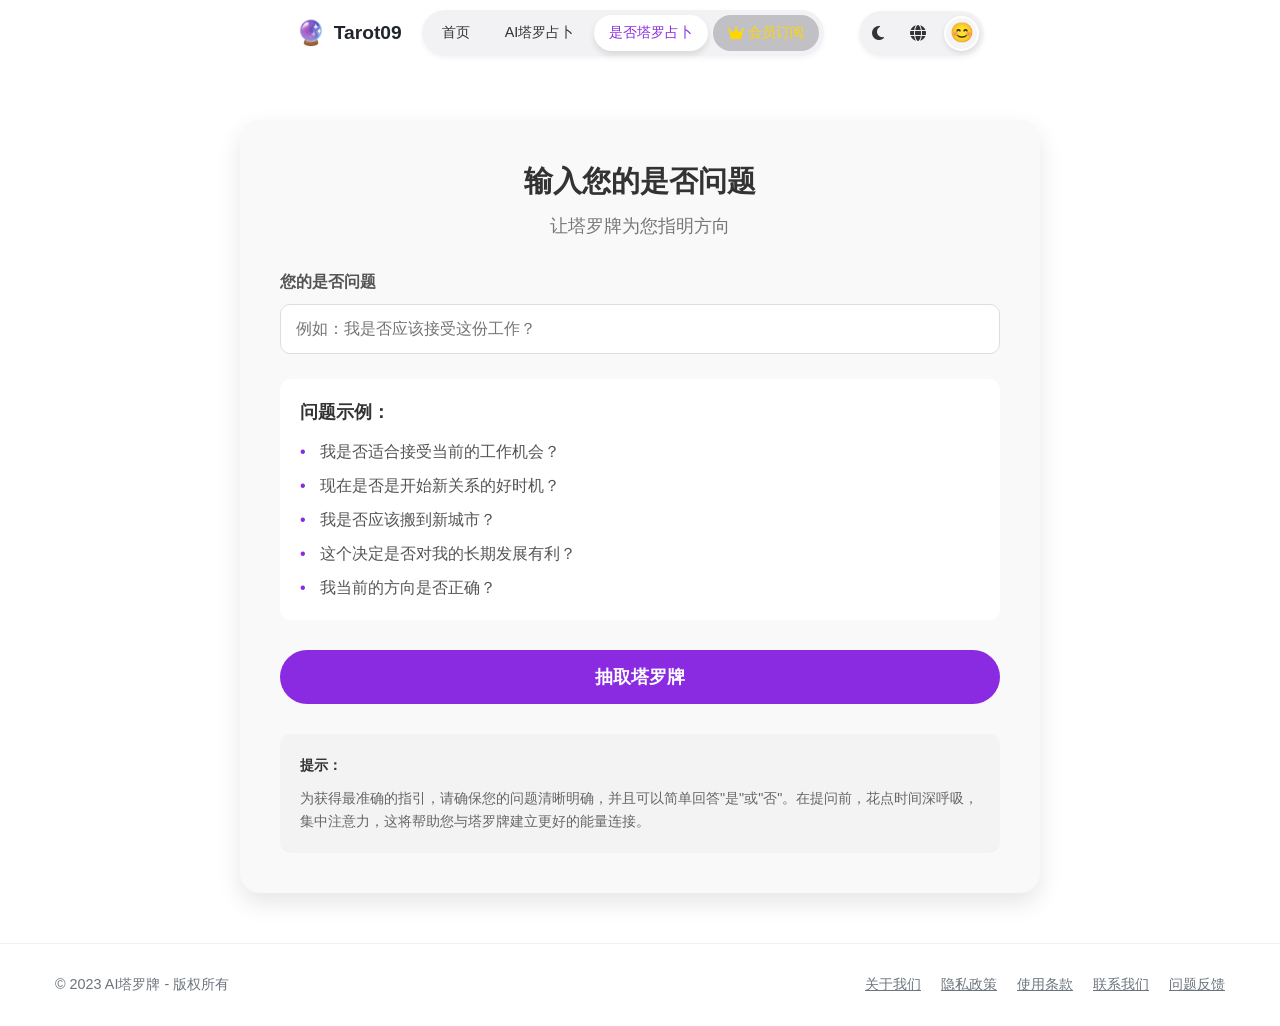
<file: yes-no-question.html>
<!DOCTYPE html>
<html lang="zh-CN">
<head>
    <meta charset="UTF-8">
    <meta name="viewport" content="width=device-width, initial-scale=1.0">
    <title>是否问题占卜 - Tarot09</title>
    <meta name="description" content="输入您的是否问题，获得塔罗牌的指引与启示。">
    <link rel="stylesheet" href="css/styles.css">
    <link rel="stylesheet" href="css/page-styles/yes-no-question.css">    <link rel="stylesheet" href="https://cdnjs.cloudflare.com/ajax/libs/font-awesome/6.4.0/css/all.min.css">
</head>
<body>
    <!-- 导航栏 -->
    <nav class="navbar">
        <div class="container">
            <div class="logo">
                <a href="index.html">
                    <span>🔮</span>
                    <span>Tarot09</span>
                </a>
            </div>
            
            <button class="menu-toggle" aria-label="菜单">
                <i class="fas fa-bars"></i>
            </button>
            
            <div class="nav-capsules">
                <!-- 主导航胶囊 -->
                <div class="nav-capsule main-nav-capsule">
                    <div class="nav-menu">
                        <ul>
                            <li><a href="index.html" class="nav-link">首页</a></li>
                            <li><a href="ai-taluopai.html" class="nav-link">AI塔罗占卜</a></li>
                            <li><a href="yes-no-tarot.html" class="nav-link active">是否塔罗占卜</a></li>
                            <li><a href="javascript:void(0)" class="nav-link premium" id="premiumLink"><i class="fas fa-crown"></i> 会员订阅</a></li>
                        </ul>
                    </div>
                </div>
                
                <!-- 用户控制胶囊 -->
                <div class="nav-capsule user-controls-capsule">
                    <div class="user-controls">
                        <button class="theme-toggle" aria-label="切换主题">
                            <i class="fas fa-moon"></i>
                            <i class="fas fa-sun"></i>
                        </button>
                        <button class="language-toggle" aria-label="切换语言">
                            <i class="fas fa-globe"></i>
                        </button>
                        <a href="javascript:void(0)" class="user-profile">
                            😊
                        </a>
                    </div>
                </div>
            </div>
        </div>
    </nav>

    <!-- 主要内容 -->
    <main>
        <div class="question-container">
            <div class="question-header">
                <h1 class="question-title">输入您的是否问题</h1>
                <p class="question-subtitle">让塔罗牌为您指明方向</p>
            </div>
            
            <form class="question-form" id="questionForm">
                <div class="form-group">
                    <label for="question" class="form-label">您的是否问题</label>
                    <input type="text" id="question" name="question" class="form-control" placeholder="例如：我是否应该接受这份工作？" required>
                </div>
                
                <div class="question-examples">
                    <h3 class="examples-title">问题示例：</h3>
                    <ul class="examples-list">
                        <li>我是否适合接受当前的工作机会？</li>
                        <li>现在是否是开始新关系的好时机？</li>
                        <li>我是否应该搬到新城市？</li>
                        <li>这个决定是否对我的长期发展有利？</li>
                        <li>我当前的方向是否正确？</li>
                    </ul>
                </div>
                
                <button type="submit" class="submit-btn">抽取塔罗牌</button>
            </form>
            
            <div class="notes">
                <h4 class="notes-title">提示：</h4>
                <p>为获得最准确的指引，请确保您的问题清晰明确，并且可以简单回答"是"或"否"。在提问前，花点时间深呼吸，集中注意力，这将帮助您与塔罗牌建立更好的能量连接。</p>
            </div>
        </div>
    </main>

    <!-- 页脚 -->
    <footer>
        <div class="container">
            <div class="footer-content">
                <div class="copyright">
                    © 2023 AI塔罗牌 - 版权所有
                </div>
                <div class="footer-links">
                    <a href="javascript:void(0)">关于我们</a>
                    <a href="javascript:void(0)">隐私政策</a>
                    <a href="javascript:void(0)">使用条款</a>
                    <a href="javascript:void(0)">联系我们</a>
                    <a href="javascript:void(0)">问题反馈</a>
                </div>
            </div>
        </div>
    </footer>

    <!-- 会员订阅弹窗 -->
    <div class="modal-overlay" id="subscriptionModal">
        <div class="subscription-modal">
            <div class="modal-header">
                <h3 class="modal-title">升级会员</h3>
                <p class="modal-subtitle">享受无限次塔罗占卜和更多高级功能</p>
            </div>
            
            <div class="plan-options">
                <div class="plan-option" data-plan="monthly">
                    <div class="plan-name">
                        月度会员 <span class="plan-price">¥18.00</span>
                    </div>
                    <p class="plan-description">每月自动续费，随时可取消</p>
                </div>
                
                <div class="plan-option selected" data-plan="quarterly">
                    <div class="plan-name">
                        季度会员 <span class="plan-price">¥48.00</span>
                    </div>
                    <p class="plan-description">每三个月自动续费，相当于每月¥16.00</p>
                </div>
                
                <div class="plan-option" data-plan="yearly">
                    <div class="plan-name">
                        年度会员 <span class="plan-price">¥168.00</span>
                    </div>
                    <p class="plan-description">每年自动续费，相当于每月¥14.00，最划算</p>
                </div>
            </div>
            
            <div class="modal-footer">
                <button class="cancel-button" id="cancelSubscription">取消</button>
                <button class="subscribe-button" id="confirmSubscription">确认订阅</button>
            </div>
            
            <div class="term-conditions">
                <p>订阅即表示您同意我们的服务条款和隐私政策。可在到期前24小时取消自动续订。</p>
            </div>
        </div>
    </div>

    <!-- 导入订阅模块脚本 -->
    <script src="js/subscription.js"></script>
    <!-- 导入测试脚本 -->
    <script src="js/test-subscription.js"></script>
    <!-- 导入导航栏模块脚本 -->
    <script src="js/navbar.js"></script>
    
    <script>
        document.addEventListener('DOMContentLoaded', function() {
            const questionForm = document.getElementById('questionForm');
            
            // 表单提交事件
            questionForm.addEventListener('submit', function(e) {
                e.preventDefault();
                
                const question = document.getElementById('question').value.trim();
                if (!question) {
                    alert('请输入您的是否问题！');
                    return;
                }
                
                // 将问题作为URL参数传递到结果页面
                window.location.href = `yes-no-result.html?q=${encodeURIComponent(question)}`;
            });
            
            // 点击示例问题，填充到输入框
            const exampleQuestions = document.querySelectorAll('.examples-list li');
            exampleQuestions.forEach(example => {
                example.addEventListener('click', function() {
                    document.getElementById('question').value = this.textContent;
                });
            });
        });
    </script>
</body>
</html>
</file>
<file: ai-tarot/css/styles.css>
/* 全局变量 */
:root {
    /* 主要颜色 */
    --primary-color: #8A2BE2;
    --primary-light: #9d4ced;
    --primary-dark: #6a1cb3;
    --secondary-color: #5D3FD3;
    --light-color: #F8F9FA;
    --dark-color: #212529;
    
    /* 文本颜色 */
    --text-primary: #333333;
    --text-secondary: #666666;
    --text-light: #8e8e93;
    --text-color: #333;
    --gray-color: #6c757d;
    
    /* 背景颜色 */
    --bg-primary: #ffffff;
    --bg-secondary: #f5f5f7;
    --bg-accent: #fafafa;
    --capsule-bg: #f2f2f7;
    
    /* 其他颜色 */
    --border-color: #e0e0e5;
    --shadow-color: rgba(0, 0, 0, 0.05);
    --success-color: #34c759;
    --warning-color: #ff9500;
    --error-color: #ff3b30;
    
    /* 尺寸变量 */
    --border-radius-sm: 8px;
    --border-radius-md: 12px;
    --border-radius-lg: 16px;
    --border-radius-pill: 30px;
    --spacing-xs: 4px;
    --spacing-sm: 8px;
    --spacing-md: 16px;
    --spacing-lg: 24px;
    --spacing-xl: 32px;
    
    /* 过渡效果 */
    --transition-fast: 0.2s ease;
    --transition-normal: 0.3s ease;
    --transition: all 0.3s ease;
    
    /* 新变量 */
    --border-radius: 20px;
    --small-radius: 10px;
    --capsule-radius: 25px;
    --box-shadow: 0 4px 6px rgba(0, 0, 0, 0.1);
}

/* 暗色主题变量 */
.dark-theme {
    --primary-color: #9d4ced;
    --primary-light: #b072f3;
    --primary-dark: #792fd0;
    --secondary-color: #2c2c2e;
    
    --text-primary: #ffffff;
    --text-secondary: #c7c7cc;
    --text-light: #8e8e93;
    
    --bg-primary: #1c1c1e;
    --bg-secondary: #2c2c2e;
    --bg-accent: #3a3a3c;
    --capsule-bg: #3a3a3c;
    
    --border-color: #38383a;
    --shadow-color: rgba(0, 0, 0, 0.3);
}

/* 全局样式重置 */
* {
    margin: 0;
    padding: 0;
    box-sizing: border-box;
}

body {
    font-family: -apple-system, BlinkMacSystemFont, "SF Pro Display", "Segoe UI", Roboto, Oxygen, Ubuntu, Cantarell, "Open Sans", "Helvetica Neue", sans-serif;
    font-size: 16px;
    line-height: 1.5;
    color: var(--text-primary);
    background-color: var(--bg-primary);
    -webkit-font-smoothing: antialiased;
    -moz-osx-font-smoothing: grayscale;
    padding-top: 70px;
}

/* 容器样式 */
.container {
    width: 100%;
    max-width: 1200px;
    margin: 0 auto;
    padding: 0 15px;
}

/* 导航栏样式 */
.navbar {
    position: fixed;
    top: 0;
    left: 0;
    width: 100%;
    background-color: transparent;
    backdrop-filter: blur(10px);
    -webkit-backdrop-filter: blur(10px);
    z-index: 1000;
    padding: 10px 0;
    box-shadow: none;
}

.dark-theme .navbar {
    background-color: transparent;
}

.navbar .container {
    display: flex;
    justify-content: center;
    align-items: center;
}

.logo {
    margin-right: 20px;
}

.logo a {
    display: flex;
    align-items: center;
    color: var(--dark-color);
    font-weight: 600;
    font-size: 1.2rem;
    text-decoration: none;
}

.logo span:first-child {
    margin-right: 8px;
    font-size: 1.5rem;
}

.logo img {
    margin-right: 10px;
}

/* 导航胶囊容器 */
.nav-capsules {
    display: flex;
    align-items: center;
    gap: 15px;
}

/* 导航胶囊样式 */
.nav-capsule {
    background-color: rgba(230, 230, 235, 0.5);
    border-radius: var(--capsule-radius);
    padding: 5px;
    box-shadow: 0 2px 5px rgba(0, 0, 0, 0.05);
}

/* 主导航菜单 */
.main-nav-capsule {
    flex-grow: 1;
}

.nav-menu ul {
    display: flex;
    gap: 5px;
    list-style: none;
    align-items: center;
}

.nav-link {
    display: flex;
    align-items: center;
    justify-content: center;
    padding: 8px 15px;
    color: var(--text-color);
    font-size: 0.9rem;
    font-weight: 500;
    border-radius: var(--capsule-radius);
    transition: var(--transition);
    text-decoration: none;
    border-bottom: none;
    height: 36px;
}

.nav-link:hover {
    background-color: rgba(255, 255, 255, 0.9);
    color: var(--primary-color);
}

.nav-link.active {
    background-color: white;
    color: var(--primary-color);
    box-shadow: var(--box-shadow);
}

.nav-link.premium {
    background-color: rgba(180, 180, 185, 0.8);
    color: #FFD700;
    border-radius: 20px;
    padding: 8px 15px;
    display: flex;
    align-items: center;
    text-align: center;
    justify-content: center;
    transition: all 0.3s ease;
}

.nav-link.premium:hover {
    background-color: rgba(160, 160, 165, 0.9);
    transform: translateY(-2px);
}

.nav-link.premium i {
    color: #FFD700;
    margin-right: 4px;
}

/* 用户控制胶囊 */
.user-controls-capsule {
    display: flex;
    justify-content: center;
    align-items: center;
    margin-left: 20px;
}

.user-controls {
    display: flex;
    align-items: center;
    gap: 10px;
}

.theme-toggle, .language-toggle {
    background: none;
    border: none;
    font-size: 1rem;
    color: var(--text-color);
    cursor: pointer;
    padding: 8px;
    border-radius: 50%;
    transition: var(--transition);
    display: flex;
    align-items: center;
    justify-content: center;
}

.theme-toggle:hover, .language-toggle:hover {
    background-color: rgba(255, 255, 255, 0.9);
    color: var(--primary-color);
}

.user-profile {
    display: flex;
    justify-content: center;
    align-items: center;
    width: 35px;
    height: 35px;
    border-radius: 50%;
    overflow: hidden;
    border: 2px solid white;
    box-shadow: 0 2px 5px rgba(0, 0, 0, 0.1);
    background-color: var(--bg-secondary);
    font-size: 1.2rem;
    text-decoration: none;
}

.user-profile img {
    width: 100%;
    height: 100%;
    object-fit: cover;
}

/* 内容区域样式 */
.content-section {
    padding: 60px 0;
}

.content-section .container {
    display: flex;
    flex-wrap: wrap;
    align-items: center;
    gap: 30px;
}

.text-content {
    flex: 1;
    min-width: 300px;
}

.image-content {
    flex: 1;
    min-width: 300px;
    display: flex;
    justify-content: center;
}

.section-title {
    font-size: 2rem;
    margin-bottom: 15px;
    color: var(--dark-color);
    font-weight: 700;
}

.section-description {
    font-size: 1.1rem;
    color: var(--gray-color);
    margin-bottom: 25px;
    line-height: 1.6;
}

/* 塔罗师头像网格 */
.tarot-readers-grid {
    display: grid;
    grid-template-columns: repeat(3, 1fr);
    grid-gap: 15px;
}

.tarot-reader {
    width: 100%;
    position: relative;
    border-radius: var(--small-radius);
    overflow: hidden;
    box-shadow: var(--box-shadow);
    transition: var(--transition);
}

.tarot-reader:hover {
    transform: scale(1.05);
}

.tarot-reader img {
    width: 100%;
    height: 120px;
    object-fit: cover;
}

/* 按钮样式 */
.action-button {
    display: inline-block;
    background: linear-gradient(135deg, var(--primary-color), var(--secondary-color));
    color: white;
    padding: 12px 25px;
    border-radius: var(--small-radius);
    font-weight: 500;
    transition: var(--transition);
    box-shadow: var(--box-shadow);
}

.action-button:hover {
    transform: translateY(-3px);
    box-shadow: 0 6px 12px rgba(0, 0, 0, 0.15);
}

.action-button i {
    margin-left: 5px;
}

/* 是否占卜卡片 */
.yes-no-cards {
    display: flex;
    gap: 20px;
}

.yes-no-cards img, .tarot-card-display img {
    width: 150px;
    height: 220px;
    object-fit: cover;
    border-radius: var(--small-radius);
    box-shadow: 0 5px 15px rgba(0, 0, 0, 0.2);
    transition: var(--transition);
}

.yes-no-cards img:hover, .tarot-card-display img:hover {
    transform: translateY(-10px) rotate(5deg);
    box-shadow: 0 10px 20px rgba(0, 0, 0, 0.3);
}

/* 每日塔罗卡片 */
.tarot-card-display {
    position: relative;
}

/* 渐变背景区域 */
.service-section {
    padding: 70px 0;
    position: relative;
    overflow: hidden;
}

.gradient-bg-1 {
    background: linear-gradient(135deg, #ff7f50, #ff5f6d);
}

.gradient-bg-2 {
    background: linear-gradient(135deg, #f6d365, #fda085);
}

.gradient-bg-3 {
    background: linear-gradient(135deg, #84fab0, #8fd3f4);
}

.section-container {
    width: 100%;
    max-width: 1200px;
    margin: 0 auto;
    padding: 0 15px;
    display: flex;
    flex-wrap: wrap;
    align-items: center;
    gap: 40px;
}

.section-content {
    flex: 1;
    min-width: 300px;
}

.section-image {
    flex: 1;
    min-width: 300px;
    display: flex;
    justify-content: center;
}

.service-title {
    font-size: 2rem;
    margin-bottom: 15px;
    color: white;
    font-weight: 700;
    text-shadow: 0 2px 4px rgba(0, 0, 0, 0.1);
}

.service-description {
    font-size: 1.1rem;
    color: rgba(255, 255, 255, 0.9);
    margin-bottom: 25px;
    line-height: 1.6;
}

/* 特色区域 */
.feature-grid {
    display: grid;
    grid-template-columns: repeat(auto-fit, minmax(250px, 1fr));
    gap: 30px;
    margin-top: 40px;
}

.feature-box {
    background-color: white;
    border-radius: var(--small-radius);
    padding: 30px;
    box-shadow: var(--box-shadow);
    transition: var(--transition);
    text-align: center;
}

.feature-box:hover {
    transform: translateY(-5px);
    box-shadow: 0 8px 15px rgba(0, 0, 0, 0.1);
}

.feature-icon {
    font-size: 2.5rem;
    color: var(--primary-color);
    margin-bottom: 20px;
}

.feature-title {
    font-size: 1.3rem;
    font-weight: 600;
    margin-bottom: 15px;
}

.feature-description {
    color: var(--gray-color);
    font-size: 0.95rem;
}

/* 页脚样式 */
footer {
    background-color: white;
    padding: 30px 0;
    border-top: 1px solid rgba(0, 0, 0, 0.05);
}

.footer-content {
    display: flex;
    justify-content: space-between;
    align-items: center;
    flex-wrap: wrap;
    gap: 20px;
}

.copyright {
    color: var(--gray-color);
    font-size: 0.9rem;
}

.footer-links {
    display: flex;
    gap: 20px;
}

.footer-links a {
    color: var(--gray-color);
    font-size: 0.9rem;
}

.footer-links a:hover {
    color: var(--primary-color);
}

/* 汉堡菜单按钮（移动端） */
.menu-toggle {
    display: none;
    background: none;
    border: none;
    font-size: 1.2rem;
    color: var(--text-color);
    cursor: pointer;
}

/* 响应式设计 */
@media (max-width: 992px) {
    .tarot-readers-grid {
        grid-template-columns: repeat(2, 1fr);
    }
}

@media (max-width: 768px) {
    body {
        padding-top: 60px;
    }
    
    .menu-toggle {
        display: block;
    }
    
    .nav-capsules {
        position: fixed;
        top: 60px;
        left: 0;
        width: 100%;
        background-color: white;
        flex-direction: column;
        padding: 0;
        height: 0;
        overflow: hidden;
        transition: height 0.3s ease;
    }
    
    .nav-capsules.active {
        height: auto;
        padding: 15px;
        box-shadow: 0 5px 10px rgba(0, 0, 0, 0.1);
    }
    
    .nav-capsule {
        width: 100%;
        background-color: transparent;
        border-radius: 0;
        box-shadow: none;
    }
    
    .nav-menu ul {
        flex-direction: column;
    }
    
    .content-section .container,
    .section-container {
        flex-direction: column;
    }
    
    .section-content, .text-content,
    .section-image, .image-content {
        width: 100%;
        text-align: center;
    }
}

@media (max-width: 576px) {
    .tarot-readers-grid {
        grid-template-columns: 1fr;
    }
    
    .feature-grid {
        grid-template-columns: 1fr;
    }
    
    .yes-no-cards {
        flex-direction: column;
        align-items: center;
    }
    
    .footer-content {
        flex-direction: column;
        text-align: center;
    }
}

/* 文本对齐 */
.text-center {
    text-align: center;
}

/* 头部英雄区域 */
.hero-section {
    padding: 60px 0 40px;
    display: flex;
    flex-direction: column;
    align-items: center;
    justify-content: center;
}

.main-title {
    font-size: 2.5rem;
    font-weight: 700;
    margin-bottom: 20px;
    line-height: 1.2;
}

.title-black {
    color: var(--text-primary);
}

.title-purple {
    color: var(--primary-color);
}

.subtitle {
    font-size: 1rem;
    color: var(--text-secondary);
    max-width: 600px;
    margin: 0 auto 30px;
}

.tarot-card-single {
    margin: 30px 0;
    display: flex;
    justify-content: center;
}

.card-image-container {
    position: relative;
    width: 200px;
    height: 320px;
}

.card-image {
    width: 100%;
    height: 100%;
    background-color: #33084d;
    border-radius: 10px;
    box-shadow: 0 10px 20px rgba(0, 0, 0, 0.2);
}

/* 按钮样式 */
.purple-button {
    background: var(--primary-color);
    color: white;
    padding: 12px 25px;
    border-radius: 30px;
    font-weight: 500;
    text-decoration: none;
    display: inline-block;
    margin-top: 20px;
    transition: all 0.3s ease;
}

.purple-button:hover {
    background: var(--primary-dark);
    transform: translateY(-3px);
}

.purple-sm-button {
    background: var(--primary-color);
    color: white;
    padding: 8px 20px;
    border-radius: 20px;
    font-size: 0.9rem;
    font-weight: 500;
    text-decoration: none;
    display: inline-block;
    transition: all 0.3s ease;
}

.purple-sm-button:hover {
    background: var(--primary-dark);
    transform: translateY(-2px);
}

/* 分割内容区域 */
.split-section {
    padding: 60px 0;
}

.split-content {
    display: flex;
    align-items: center;
    gap: 60px;
    max-width: 1600px;
    margin: 0 auto;
}

.split-content .text-content,
.split-content .image-content {
    flex: 1;
    min-width: 300px;
}

.split-content .text-content {
    padding: 30px;
}

.readers-grid-container {
    width: 100%;
    height: 400px;
    background-color: #ffb1b1;
    border-radius: 15px;
    overflow: hidden;
    box-shadow: 0 10px 30px rgba(0,0,0,0.1);
}

.yes-no-cards-container {
    width: 100%;
    height: 400px;
    background-color: #ffcf8a;
    border-radius: 15px;
    overflow: hidden;
    box-shadow: 0 10px 30px rgba(0,0,0,0.1);
}

.daily-tarot-container {
    width: 100%;
    height: 400px;
    background-color: #ff9d7d;
    border-radius: 15px;
    overflow: hidden;
    box-shadow: 0 10px 30px rgba(0,0,0,0.1);
}

/* 年度塔罗运势部分 */
.year-tarot-section {
    padding: 80px 0;
    text-align: center;
}

.year-tarot-title {
    font-size: 2.5rem;
    font-weight: 700;
    color: #222;
    margin-bottom: 20px;
}

.year-tarot-description {
    font-size: 1.1rem;
    color: #666;
    max-width: 800px;
    margin: 0 auto 40px;
    line-height: 1.6;
}

.year-tarot-button-container {
    display: flex;
    justify-content: center;
    margin-top: 30px;
}

.year-tarot-button {
    background-color: #8A2BE2;
    color: white;
    padding: 12px 30px;
    border-radius: 30px;
    font-size: 1rem;
    font-weight: 500;
    text-decoration: none;
    display: inline-block;
    transition: all 0.3s ease;
}

.year-tarot-button:hover {
    background-color: #6a1cb3;
    transform: translateY(-3px);
    box-shadow: 0 5px 15px rgba(138, 43, 226, 0.3);
}

/* 特点区域 */
.features-section {
    padding: 60px 0;
    background-color: #f9f9f9;
}

.features-grid {
    display: grid;
    grid-template-columns: repeat(3, 1fr);
    gap: 20px;
    margin-top: 20px;
}

.feature-card {
    background-color: white;
    border-radius: 10px;
    padding: 20px;
    box-shadow: 0 3px 10px rgba(0, 0, 0, 0.05);
    text-align: center;
}

.blue-icon {
    color: #4285f4;
    font-size: 1.8rem;
    margin-bottom: 15px;
}

.feature-card h3 {
    font-size: 1.1rem;
    margin-bottom: 10px;
    font-weight: 600;
}

.feature-card p {
    font-size: 0.9rem;
    color: var(--text-secondary);
}

/* 疗愈区域 */
.healing-section {
    padding: 50px 0;
    background-color: #fceeff;
    border-radius: 10px;
    margin: 20px 0;
}

.healing-content {
    max-width: 700px;
    margin: 0 auto;
    text-align: center;
}

/* 响应式设计调整 */
@media (max-width: 768px) {
    .split-content {
        flex-direction: column;
    }
    
    .features-grid {
        grid-template-columns: repeat(2, 1fr);
    }
    
    .main-title {
        font-size: 2rem;
    }
}

@media (max-width: 576px) {
    .features-grid {
        grid-template-columns: 1fr;
    }
    
    .main-title {
        font-size: 1.8rem;
    }
}

/* 铺满宽度容器 */
.fullwidth-container {
    max-width: 100%;
    width: 100%;
    padding: 0 30px;
}

/* 居中内容 */
.center-content {
    justify-content: center;
    align-items: center;
    margin: 0 auto;
}

/* 塔罗特色区域 */
.tarot-feature-section {
    padding: 80px 0;
    background-color: #fafafa;
    margin: 20px 0;
}

.tarot-feature-section:nth-child(even) {
    background-color: #f5f5f5;
}

/* 特色标题 */
.feature-title {
    font-size: 2.8rem !important;
    font-weight: 800 !important;
    margin-bottom: 25px !important;
    color: #222 !important;
    text-shadow: 0 1px 2px rgba(0,0,0,0.1);
}

/* 年度塔罗运势部分 */
.year-tarot-section {
    padding: 80px 0;
    text-align: center;
}

.year-tarot-title {
    font-size: 2.5rem;
    font-weight: 700;
    color: #222;
    margin-bottom: 20px;
}

.year-tarot-description {
    font-size: 1.1rem;
    color: #666;
    max-width: 800px;
    margin: 0 auto 40px;
    line-height: 1.6;
}

.year-tarot-button-container {
    display: flex;
    justify-content: center;
    margin-top: 30px;
}

.year-tarot-button {
    background-color: #8A2BE2;
    color: white;
    padding: 12px 30px;
    border-radius: 30px;
    font-size: 1rem;
    font-weight: 500;
    text-decoration: none;
    display: inline-block;
    transition: all 0.3s ease;
}

.year-tarot-button:hover {
    background-color: #6a1cb3;
    transform: translateY(-3px);
    box-shadow: 0 5px 15px rgba(138, 43, 226, 0.3);
}

/* 会员订阅弹窗样式 */
.modal-overlay {
    position: fixed;
    top: 0;
    left: 0;
    right: 0;
    bottom: 0;
    background-color: rgba(0, 0, 0, 0.5);
    display: flex;
    align-items: center;
    justify-content: center;
    z-index: 1000;
    opacity: 0;
    visibility: hidden;
    transition: all 0.3s ease;
}

.modal-overlay.active {
    opacity: 1;
    visibility: visible;
}

.subscription-modal {
    background-color: white;
    border-radius: 15px;
    width: 90%;
    max-width: 400px;
    overflow: hidden;
    transform: scale(0.9);
    transition: transform 0.3s ease;
}

.modal-overlay.active .subscription-modal {
    transform: scale(1);
}

.modal-header {
    padding: 20px;
    text-align: center;
    border-bottom: 1px solid #eee;
}

.modal-title {
    font-size: 1.5rem;
    font-weight: 600;
    margin-bottom: 5px;
}

.modal-subtitle {
    font-size: 0.9rem;
    color: #666;
}

.plan-options {
    padding: 20px;
}

.plan-option {
    border: 1px solid #ddd;
    border-radius: 12px;
    padding: 15px;
    margin-bottom: 15px;
    cursor: pointer;
    transition: all 0.2s ease;
    position: relative;
}

.plan-option:hover, .plan-option.selected {
    border-color: #8A2BE2;
    background-color: rgba(138, 43, 226, 0.05);
}

.plan-option.selected::before {
    content: "✓";
    position: absolute;
    right: 15px;
    top: 15px;
    color: #8A2BE2;
    font-weight: bold;
}

.plan-name {
    font-weight: 600;
    margin-bottom: 5px;
    display: flex;
    justify-content: space-between;
}

.plan-price {
    color: #8A2BE2;
}

.plan-description {
    font-size: 0.85rem;
    color: #666;
}

.modal-footer {
    padding: 15px 20px;
    display: flex;
    justify-content: space-between;
    border-top: 1px solid #eee;
}

.modal-footer button {
    border: none;
    border-radius: 20px;
    padding: 10px 20px;
    font-size: 0.9rem;
    cursor: pointer;
    transition: all 0.2s ease;
}

.cancel-button {
    background-color: #f0f0f0;
    color: #333;
}

.cancel-button:hover {
    background-color: #e0e0e0;
}

.subscribe-button {
    background-color: #8A2BE2;
    color: white;
}

.subscribe-button:hover {
    background-color: #7926c9;
}

.term-conditions {
    font-size: 0.75rem;
    color: #888;
    text-align: center;
    padding: 0 20px 20px;
}
</file>
<file: css/styles.css>
/* 全局变量 */
:root {
    /* 主要颜色 */
    --primary-color: #8A2BE2;
    --primary-light: #9d4ced;
    --primary-dark: #6a1cb3;
    --secondary-color: #5D3FD3;
    --light-color: #F8F9FA;
    --dark-color: #212529;
    
    /* 文本颜色 */
    --text-primary: #333333;
    --text-secondary: #666666;
    --text-light: #8e8e93;
    --text-color: #333;
    --gray-color: #6c757d;
    
    /* 背景颜色 */
    --bg-primary: #ffffff;
    --bg-secondary: #f5f5f7;
    --bg-accent: #fafafa;
    --capsule-bg: #f2f2f7;
    
    /* 其他颜色 */
    --border-color: #e0e0e5;
    --shadow-color: rgba(0, 0, 0, 0.05);
    --success-color: #34c759;
    --warning-color: #ff9500;
    --error-color: #ff3b30;
    
    /* 尺寸变量 */
    --border-radius-sm: 8px;
    --border-radius-md: 12px;
    --border-radius-lg: 16px;
    --border-radius-pill: 30px;
    --spacing-xs: 4px;
    --spacing-sm: 8px;
    --spacing-md: 16px;
    --spacing-lg: 24px;
    --spacing-xl: 32px;
    
    /* 过渡效果 */
    --transition-fast: 0.2s ease;
    --transition-normal: 0.3s ease;
    --transition: all 0.3s ease;
    
    /* 新变量 */
    --border-radius: 20px;
    --small-radius: 10px;
    --capsule-radius: 25px;
    --box-shadow: 0 4px 6px rgba(0, 0, 0, 0.1);
}

/* 暗色主题变量 */
.dark-theme {
    --primary-color: #9d4ced;
    --primary-light: #b072f3;
    --primary-dark: #792fd0;
    --secondary-color: #2c2c2e;
    
    --text-primary: #ffffff;
    --text-secondary: #c7c7cc;
    --text-light: #8e8e93;
    
    --bg-primary: #1c1c1e;
    --bg-secondary: #2c2c2e;
    --bg-accent: #3a3a3c;
    --capsule-bg: #3a3a3c;
    
    --border-color: #38383a;
    --shadow-color: rgba(0, 0, 0, 0.3);
}

/* 全局样式重置 */
* {
    margin: 0;
    padding: 0;
    box-sizing: border-box;
}

body {
    font-family: -apple-system, BlinkMacSystemFont, "SF Pro Display", "Segoe UI", Roboto, Oxygen, Ubuntu, Cantarell, "Open Sans", "Helvetica Neue", sans-serif;
    font-size: 16px;
    line-height: 1.5;
    color: var(--text-primary);
    background-color: var(--bg-primary);
    -webkit-font-smoothing: antialiased;
    -moz-osx-font-smoothing: grayscale;
    padding-top: 70px;
}

/* 容器样式 */
.container {
    width: 100%;
    max-width: 1200px;
    margin: 0 auto;
    padding: 0 15px;
}

/* 导航栏样式 */
.navbar {
    position: fixed;
    top: 0;
    left: 0;
    width: 100%;
    background-color: transparent;
    backdrop-filter: blur(10px);
    -webkit-backdrop-filter: blur(10px);
    z-index: 1000;
    padding: 10px 0;
    box-shadow: none;
}

.dark-theme .navbar {
    background-color: transparent;
}

.navbar .container {
    display: flex;
    justify-content: center;
    align-items: center;
}

.logo {
    margin-right: 20px;
}

.logo a {
    display: flex;
    align-items: center;
    color: var(--dark-color);
    font-weight: 600;
    font-size: 1.2rem;
    text-decoration: none;
}

.logo span:first-child {
    margin-right: 8px;
    font-size: 1.5rem;
}

.logo img {
    margin-right: 10px;
}

/* 导航胶囊容器 */
.nav-capsules {
    display: flex;
    align-items: center;
    gap: 15px;
}

/* 导航胶囊样式 */
.nav-capsule {
    background-color: rgba(230, 230, 235, 0.5);
    border-radius: var(--capsule-radius);
    padding: 5px;
    box-shadow: 0 2px 5px rgba(0, 0, 0, 0.05);
}

/* 主导航菜单 */
.main-nav-capsule {
    flex-grow: 1;
}

.nav-menu ul {
    display: flex;
    gap: 5px;
    list-style: none;
    align-items: center;
}

.nav-link {
    display: flex;
    align-items: center;
    justify-content: center;
    padding: 8px 15px;
    color: var(--text-color);
    font-size: 0.9rem;
    font-weight: 500;
    border-radius: var(--capsule-radius);
    transition: var(--transition);
    text-decoration: none;
    border-bottom: none;
    height: 36px;
}

.nav-link:hover {
    background-color: rgba(255, 255, 255, 0.9);
    color: var(--primary-color);
}

.nav-link.active {
    background-color: white;
    color: var(--primary-color);
    box-shadow: var(--box-shadow);
}

.nav-link.premium {
    background-color: rgba(180, 180, 185, 0.8);
    color: #FFD700;
    border-radius: 20px;
    padding: 8px 15px;
    display: flex;
    align-items: center;
    text-align: center;
    justify-content: center;
    transition: all 0.3s ease;
}

.nav-link.premium:hover {
    background-color: rgba(160, 160, 165, 0.9);
    transform: translateY(-2px);
}

.nav-link.premium i {
    color: #FFD700;
    margin-right: 4px;
}

/* 用户控制胶囊 */
.user-controls-capsule {
    display: flex;
    justify-content: center;
    align-items: center;
    margin-left: 20px;
}

.user-controls {
    display: flex;
    align-items: center;
    gap: 10px;
}

.theme-toggle, .language-toggle {
    background: none;
    border: none;
    font-size: 1rem;
    color: var(--text-color);
    cursor: pointer;
    padding: 8px;
    border-radius: 50%;
    transition: var(--transition);
    display: flex;
    align-items: center;
    justify-content: center;
}

.theme-toggle:hover, .language-toggle:hover {
    background-color: rgba(255, 255, 255, 0.9);
    color: var(--primary-color);
}

.user-profile {
    display: flex;
    justify-content: center;
    align-items: center;
    width: 35px;
    height: 35px;
    border-radius: 50%;
    overflow: hidden;
    border: 2px solid white;
    box-shadow: 0 2px 5px rgba(0, 0, 0, 0.1);
    background-color: var(--bg-secondary);
    font-size: 1.2rem;
    text-decoration: none;
}

.user-profile img {
    width: 100%;
    height: 100%;
    object-fit: cover;
}

/* 内容区域样式 */
.content-section {
    padding: 60px 0;
}

.content-section .container {
    display: flex;
    flex-wrap: wrap;
    align-items: center;
    gap: 30px;
}

.text-content {
    flex: 1;
    min-width: 300px;
}

.image-content {
    flex: 1;
    min-width: 300px;
    display: flex;
    justify-content: center;
}

.section-title {
    font-size: 2rem;
    margin-bottom: 15px;
    color: var(--dark-color);
    font-weight: 700;
}

.section-description {
    font-size: 1.1rem;
    color: var(--gray-color);
    margin-bottom: 25px;
    line-height: 1.6;
}

/* 塔罗师头像网格 */
.tarot-readers-grid {
    display: grid;
    grid-template-columns: repeat(3, 1fr);
    grid-gap: 15px;
}

.tarot-reader {
    width: 100%;
    position: relative;
    border-radius: var(--small-radius);
    overflow: hidden;
    box-shadow: var(--box-shadow);
    transition: var(--transition);
}

.tarot-reader:hover {
    transform: scale(1.05);
}

.tarot-reader img {
    width: 100%;
    height: 120px;
    object-fit: cover;
}

/* 按钮样式 */
.action-button {
    display: inline-block;
    background: linear-gradient(135deg, var(--primary-color), var(--secondary-color));
    color: white;
    padding: 12px 25px;
    border-radius: var(--small-radius);
    font-weight: 500;
    transition: var(--transition);
    box-shadow: var(--box-shadow);
}

.action-button:hover {
    transform: translateY(-3px);
    box-shadow: 0 6px 12px rgba(0, 0, 0, 0.15);
}

.action-button i {
    margin-left: 5px;
}

/* 是否占卜卡片 */
.yes-no-cards {
    display: flex;
    gap: 20px;
}

.yes-no-cards img, .tarot-card-display img {
    width: 150px;
    height: 220px;
    object-fit: cover;
    border-radius: var(--small-radius);
    box-shadow: 0 5px 15px rgba(0, 0, 0, 0.2);
    transition: var(--transition);
}

.yes-no-cards img:hover, .tarot-card-display img:hover {
    transform: translateY(-10px) rotate(5deg);
    box-shadow: 0 10px 20px rgba(0, 0, 0, 0.3);
}

/* 每日塔罗卡片 */
.tarot-card-display {
    position: relative;
}

/* 渐变背景区域 */
.service-section {
    padding: 70px 0;
    position: relative;
    overflow: hidden;
}

.gradient-bg-1 {
    background: linear-gradient(135deg, #ff7f50, #ff5f6d);
}

.gradient-bg-2 {
    background: linear-gradient(135deg, #f6d365, #fda085);
}

.gradient-bg-3 {
    background: linear-gradient(135deg, #84fab0, #8fd3f4);
}

.section-container {
    width: 100%;
    max-width: 1200px;
    margin: 0 auto;
    padding: 0 15px;
    display: flex;
    flex-wrap: wrap;
    align-items: center;
    gap: 40px;
}

.section-content {
    flex: 1;
    min-width: 300px;
}

.section-image {
    flex: 1;
    min-width: 300px;
    display: flex;
    justify-content: center;
}

.service-title {
    font-size: 2rem;
    margin-bottom: 15px;
    color: white;
    font-weight: 700;
    text-shadow: 0 2px 4px rgba(0, 0, 0, 0.1);
}

.service-description {
    font-size: 1.1rem;
    color: rgba(255, 255, 255, 0.9);
    margin-bottom: 25px;
    line-height: 1.6;
}

/* 特色区域 */
.feature-grid {
    display: grid;
    grid-template-columns: repeat(auto-fit, minmax(250px, 1fr));
    gap: 30px;
    margin-top: 40px;
}

.feature-box {
    background-color: white;
    border-radius: var(--small-radius);
    padding: 30px;
    box-shadow: var(--box-shadow);
    transition: var(--transition);
    text-align: center;
}

.feature-box:hover {
    transform: translateY(-5px);
    box-shadow: 0 8px 15px rgba(0, 0, 0, 0.1);
}

.feature-icon {
    font-size: 2.5rem;
    color: var(--primary-color);
    margin-bottom: 20px;
}

.feature-title {
    font-size: 1.3rem;
    font-weight: 600;
    margin-bottom: 15px;
}

.feature-description {
    color: var(--gray-color);
    font-size: 0.95rem;
}

/* 页脚样式 */
footer {
    background-color: white;
    padding: 30px 0;
    border-top: 1px solid rgba(0, 0, 0, 0.05);
}

.footer-content {
    display: flex;
    justify-content: space-between;
    align-items: center;
    flex-wrap: wrap;
    gap: 20px;
}

.copyright {
    color: var(--gray-color);
    font-size: 0.9rem;
}

.footer-links {
    display: flex;
    gap: 20px;
}

.footer-links a {
    color: var(--gray-color);
    font-size: 0.9rem;
}

.footer-links a:hover {
    color: var(--primary-color);
}

/* 汉堡菜单按钮（移动端） */
.menu-toggle {
    display: none;
    background: none;
    border: none;
    font-size: 1.2rem;
    color: var(--text-color);
    cursor: pointer;
}

/* 响应式设计 */
@media (max-width: 992px) {
    .tarot-readers-grid {
        grid-template-columns: repeat(2, 1fr);
    }
}

@media (max-width: 768px) {
    body {
        padding-top: 60px;
    }
    
    .menu-toggle {
        display: block;
    }
    
    .nav-capsules {
        position: fixed;
        top: 60px;
        left: 0;
        width: 100%;
        background-color: white;
        flex-direction: column;
        padding: 0;
        height: 0;
        overflow: hidden;
        transition: height 0.3s ease;
    }
    
    .nav-capsules.active {
        height: auto;
        padding: 15px;
        box-shadow: 0 5px 10px rgba(0, 0, 0, 0.1);
    }
    
    .nav-capsule {
        width: 100%;
        background-color: transparent;
        border-radius: 0;
        box-shadow: none;
    }
    
    .nav-menu ul {
        flex-direction: column;
    }
    
    .content-section .container,
    .section-container {
        flex-direction: column;
    }
    
    .section-content, .text-content,
    .section-image, .image-content {
        width: 100%;
        text-align: center;
    }
}

@media (max-width: 576px) {
    .tarot-readers-grid {
        grid-template-columns: 1fr;
    }
    
    .feature-grid {
        grid-template-columns: 1fr;
    }
    
    .yes-no-cards {
        flex-direction: column;
        align-items: center;
    }
    
    .footer-content {
        flex-direction: column;
        text-align: center;
    }
}

/* 文本对齐 */
.text-center {
    text-align: center;
}

/* 头部英雄区域 */
.hero-section {
    padding: 60px 0 40px;
    display: flex;
    flex-direction: column;
    align-items: center;
    justify-content: center;
}

.main-title {
    font-size: 2.5rem;
    font-weight: 700;
    margin-bottom: 20px;
    line-height: 1.2;
}

.title-black {
    color: var(--text-primary);
}

.title-purple {
    color: var(--primary-color);
}

.subtitle {
    font-size: 1rem;
    color: var(--text-secondary);
    max-width: 600px;
    margin: 0 auto 30px;
}

.tarot-card-single {
    margin: 30px 0;
    display: flex;
    justify-content: center;
}

.card-image-container {
    position: relative;
    width: 200px;
    height: 320px;
}

.card-image {
    width: 100%;
    height: 100%;
    background-color: #33084d;
    border-radius: 10px;
    box-shadow: 0 10px 20px rgba(0, 0, 0, 0.2);
}

/* 按钮样式 */
.purple-button {
    background: var(--primary-color);
    color: white;
    padding: 18px 38px;
    border-radius: 35px;
    font-weight: 600;
    font-size: 1.25rem;
    text-decoration: none;
    display: inline-block;
    margin-top: 30px;
    transition: all 0.3s ease;
    box-shadow: 0 4px 15px rgba(138, 43, 226, 0.3);
    border: none;
    cursor: pointer;
}

.purple-button:hover {
    background: var(--primary-dark);
    transform: translateY(-5px) scale(1.03);
    box-shadow: 0 8px 25px rgba(138, 43, 226, 0.4);
}

.purple-button i {
    margin-left: 10px;
    transition: transform 0.3s ease;
}

.purple-button:hover i {
    transform: translateX(5px);
}

/* 移动端按钮样式优化 */
@media (max-width: 768px) {
    .purple-button {
        padding: 16px 32px;
        font-size: 1.2rem;
        width: 80%;
        max-width: 320px;
        text-align: center;
    }
}

@media (max-width: 480px) {
    .purple-button {
        padding: 15px 25px;
        font-size: 1.1rem;
        width: 90%;
        margin-left: auto;
        margin-right: auto;
    }
}

/* 分割内容区域 */
.split-section {
    padding: 60px 0;
}

.split-content {
    display: flex;
    align-items: center;
    gap: 60px;
    max-width: 1600px;
    margin: 0 auto;
}

.split-content .text-content,
.split-content .image-content {
    flex: 1;
    min-width: 300px;
}

.split-content .text-content {
    padding: 30px;
}

.readers-grid-container {
    display: grid;
    grid-template-columns: repeat(3, 1fr);
    grid-gap: 15px;
    width: 100%;
    max-width: 400px;
    margin: 0 auto;
}

.reader-box {
    background: linear-gradient(135deg, #8a4baf, #6a3093);
    border-radius: 12px;
    height: 0;
    padding-bottom: 150%; /* 保持宽高比例 */
    position: relative;
    box-shadow: 0 8px 16px rgba(106, 48, 147, 0.2);
    overflow: hidden;
    animation: fadeInUp 0.8s ease forwards;
    opacity: 0;
    transform: translateY(20px);
}

.reader-box::before {
    content: "";
    position: absolute;
    top: 0;
    left: 0;
    width: 100%;
    height: 100%;
    background: url('../images/pattern.svg') center/cover;
    opacity: 0.1;
}

.yes-no-cards-container {
    display: flex;
    justify-content: center;
    gap: 20px;
    margin: 20px auto;
}

.yes-no-card {
    width: 120px;
    height: 200px;
    border-radius: 12px;
    display: flex;
    justify-content: center;
    align-items: center;
    font-size: 1.5rem;
    font-weight: bold;
    color: #fff;
    box-shadow: 0 10px 20px rgba(0, 0, 0, 0.15);
    transition: all 0.3s ease;
    animation: cardFlip 1.5s ease both;
    transform-style: preserve-3d;
}

.yes-card {
    background: linear-gradient(135deg, #4CAF50, #2E7D32);
    animation-delay: 0.5s;
}

.no-card {
    background: linear-gradient(135deg, #F44336, #C62828);
    animation-delay: 0.8s;
}

.yes-no-card:hover {
    transform: translateY(-10px) rotateY(10deg);
}

@keyframes fadeInUp {
    to {
        opacity: 1;
        transform: translateY(0);
    }
}

@keyframes cardFlip {
    0% {
        transform: rotateY(180deg) scale(0.8);
        opacity: 0;
    }
    100% {
        transform: rotateY(0) scale(1);
        opacity: 1;
    }
}

/* 年度塔罗运势部分 */
.year-tarot-section {
    padding: 80px 0;
    text-align: center;
}

.year-tarot-title {
    font-size: 2.5rem;
    font-weight: 700;
    color: #222;
    margin-bottom: 20px;
}

.year-tarot-description {
    font-size: 1.1rem;
    color: #666;
    max-width: 800px;
    margin: 0 auto 40px;
    line-height: 1.6;
}

.year-tarot-button-container {
    display: flex;
    justify-content: center;
    margin-top: 30px;
}

.year-tarot-button {
    background-color: #8A2BE2;
    color: white;
    padding: 12px 30px;
    border-radius: 30px;
    font-size: 1rem;
    font-weight: 500;
    text-decoration: none;
    display: inline-block;
    transition: all 0.3s ease;
}

.year-tarot-button:hover {
    background-color: #6a1cb3;
    transform: translateY(-3px);
    box-shadow: 0 5px 15px rgba(138, 43, 226, 0.3);
}

/* 特点区域 */
.features-section {
    padding: 60px 0;
    background-color: #f9f9f9;
}

.features-grid {
    display: grid;
    grid-template-columns: repeat(3, 1fr);
    gap: 20px;
    margin-top: 20px;
}

.feature-card {
    background-color: white;
    border-radius: 10px;
    padding: 20px;
    box-shadow: 0 3px 10px rgba(0, 0, 0, 0.05);
    text-align: center;
}

.blue-icon {
    color: #4285f4;
    font-size: 1.8rem;
    margin-bottom: 15px;
}

.feature-card h3 {
    font-size: 1.1rem;
    margin-bottom: 10px;
    font-weight: 600;
}

.feature-card p {
    font-size: 0.9rem;
    color: var(--text-secondary);
}

/* 疗愈区域 */
.healing-section {
    padding: 50px 0;
    background-color: #fceeff;
    border-radius: 10px;
    margin: 20px 0;
}

.healing-content {
    max-width: 700px;
    margin: 0 auto;
    text-align: center;
}

/* 响应式设计调整 */
@media (max-width: 768px) {
    .split-content {
        flex-direction: column;
    }
    
    .features-grid {
        grid-template-columns: repeat(2, 1fr);
    }
    
    .main-title {
        font-size: 2rem;
    }
}

@media (max-width: 576px) {
    .features-grid {
        grid-template-columns: 1fr;
    }
    
    .main-title {
        font-size: 1.8rem;
    }
}

/* 铺满宽度容器 */
.fullwidth-container {
    max-width: 100%;
    width: 100%;
    padding: 0 30px;
}

/* 居中内容 */
.center-content {
    justify-content: center;
    align-items: center;
    margin: 0 auto;
}

/* 塔罗特色区域 */
.tarot-feature-section {
    padding: 80px 0;
    background-color: #fafafa;
    margin: 20px 0;
}

.tarot-feature-section:nth-child(even) {
    background-color: #f5f5f5;
}

/* 特色标题 */
.feature-title {
    font-size: 2.8rem !important;
    font-weight: 800 !important;
    margin-bottom: 25px !important;
    color: #222 !important;
    text-shadow: 0 1px 2px rgba(0,0,0,0.1);
}

/* 会员订阅弹窗样式 */
.modal-overlay {
    position: fixed;
    top: 0;
    left: 0;
    right: 0;
    bottom: 0;
    background-color: rgba(0, 0, 0, 0.5);
    display: flex;
    align-items: center;
    justify-content: center;
    z-index: 1000;
    opacity: 0;
    visibility: hidden;
    transition: all 0.3s ease;
}

.modal-overlay.active {
    opacity: 1;
    visibility: visible;
}

.subscription-modal {
    background-color: white;
    border-radius: 15px;
    width: 90%;
    max-width: 400px;
    overflow: hidden;
    transform: scale(0.9);
    transition: transform 0.3s ease;
}

.modal-overlay.active .subscription-modal {
    transform: scale(1);
}

.modal-header {
    padding: 20px;
    text-align: center;
    border-bottom: 1px solid #eee;
}

.modal-title {
    font-size: 1.5rem;
    font-weight: 600;
    margin-bottom: 5px;
}

.modal-subtitle {
    font-size: 0.9rem;
    color: #666;
}

.plan-options {
    padding: 20px;
}

.plan-option {
    border: 1px solid #ddd;
    border-radius: 12px;
    padding: 15px;
    margin-bottom: 15px;
    cursor: pointer;
    transition: all 0.2s ease;
    position: relative;
}

.plan-option:hover, .plan-option.selected {
    border-color: #8A2BE2;
    background-color: rgba(138, 43, 226, 0.05);
}

.plan-option.selected::before {
    content: "";
    position: absolute;
    right: 15px;
    top: 15px;
    color: #8A2BE2;
    font-weight: bold;
}

.plan-name {
    font-weight: 600;
    margin-bottom: 5px;
    display: flex;
    justify-content: space-between;
}

.plan-price {
    color: #8A2BE2;
}

.plan-description {
    font-size: 0.85rem;
    color: #666;
}

.modal-footer {
    padding: 15px 20px;
    display: flex;
    justify-content: space-between;
    border-top: 1px solid #eee;
}

.modal-footer button {
    border: none;
    border-radius: 20px;
    padding: 10px 20px;
    font-size: 0.9rem;
    cursor: pointer;
    transition: all 0.2s ease;
}

.cancel-button {
    background-color: #f0f0f0;
    color: #333;
}

.cancel-button:hover {
    background-color: #e0e0e0;
}

.subscribe-button {
    background-color: #8A2BE2;
    color: white;
}

.subscribe-button:hover {
    background-color: #7926c9;
}

.term-conditions {
    font-size: 0.75rem;
    color: #888;
    text-align: center;
    padding: 0 20px 20px;
}

/* 夜间模式样式 */
body.dark-mode {
    background-color: #121212;
    color: #ffffff;
}

body.dark-mode .navbar {
    background-color: rgba(30, 30, 30, 0.8);
    box-shadow: 0 2px 10px rgba(0, 0, 0, 0.3);
}

body.dark-mode .logo a {
    color: #ffffff;
}

body.dark-mode .nav-link {
    color: #e0e0e0;
}

body.dark-mode .nav-link.active {
    background-color: #333333;
    color: var(--primary-light);
}

body.dark-mode .user-controls button {
    color: #e0e0e0;
}

body.dark-mode .nav-capsule {
    background-color: rgba(60, 60, 60, 0.5);
}

body.dark-mode .feature-card {
    background-color: #333333;
    color: #ffffff;
    box-shadow: 0 4px 8px rgba(0, 0, 0, 0.3);
}

body.dark-mode .feature-icon {
    background-color: #444444;
}

body.dark-mode .action-button {
    background-color: var(--primary-dark);
}

body.dark-mode .action-button:hover {
    background-color: var(--primary-color);
}

body.dark-mode .section-title, 
body.dark-mode .feature-title,
body.dark-mode h1, 
body.dark-mode h2, 
body.dark-mode h3 {
    color: #ffffff;
}

body.dark-mode footer {
    background-color: #1a1a1a;
    border-top: 1px solid #333333;
}

body.dark-mode .footer-links a {
    color: #b0b0b0;
}

body.dark-mode .subscription-modal {
    background-color: #2a2a2a;
    box-shadow: 0 5px 15px rgba(0, 0, 0, 0.5);
}

body.dark-mode .plan-option {
    background-color: #333333;
    border-color: #444444;
}

body.dark-mode .plan-option.selected {
    background-color: rgba(138, 43, 226, 0.2);
}

body.dark-mode .subscribe-button {
    background-color: var(--primary-color);
}

body.dark-mode .subscribe-button:hover {
    background-color: var(--primary-light);
}

body.dark-mode .cards-stack-container {
    background-color: #333333;
}

body.dark-mode .drawing-title {
    color: #ffffff;
}

body.dark-mode .drawing-subtitle {
    color: #c0c0c0;
}

body.dark-mode .tarot-card {
    background-color: #33084d;
    border-color: #5a3860;
}

body.dark-mode .position-placeholder {
    background-color: rgba(80, 80, 80, 0.3);
}

body.dark-mode .position-label {
    color: #e0e0e0;
}

body.dark-mode .redraw-button {
    background-color: #333333;
}

body.dark-mode .redraw-button:hover {
    background-color: #444444;
}

body.dark-mode .reading-modal .reading-container {
    background-color: #2a2a2a;
}

/* 更新特定模块的夜间模式样式 */
body.dark-mode .tarot-reader-info {
    background-color: #333333;
    color: #ffffff;
}

body.dark-mode .reader-message {
    color: #e0e0e0;
}

body.dark-mode .tarot-spread-container {
    background-color: #333333;
}

body.dark-mode .tarot-spread-title {
    color: #ffffff;
}

body.dark-mode .other-spread-option {
    background-color: #444444;
    color: #e0e0e0;
}

body.dark-mode .other-spread-option:hover {
    background-color: #555555;
}

body.dark-mode .question-textarea {
    background-color: #333333;
    color: #e0e0e0;
}

body.dark-mode .suggestion-button {
    background-color: #333333;
    color: #e0e0e0;
}

body.dark-mode .suggestion-button:hover {
    background-color: #444444;
    box-shadow: 0 4px 8px rgba(0, 0, 0, 0.3);
}

body.dark-mode .reader-card {
    background-color: #333333;
}

body.dark-mode .reader-description {
    color: #c0c0c0;
}

body.dark-mode .reader-name {
    color: #ffffff;
}

body.dark-mode .free-counter-box {
    background-color: #333333;
}

body.dark-mode .reset-time {
    color: #a0a0a0;
}

body.dark-mode .search-bar {
    background-color: #333333;
}

body.dark-mode .search-bar input {
    color: #e0e0e0;
}

body.dark-mode .feature-section {
    background-color: #1a1a1a;
}

body.dark-mode .faq-item {
    background-color: #333333;
}

body.dark-mode .faq-question {
    color: #ffffff;
}

body.dark-mode .faq-answer {
    color: #c0c0c0;
}

body.dark-mode .more-features {
    background-color: #1a1a1a;
}

body.dark-mode .more-features h2 {
    color: #ffffff;
}

body.dark-mode .more-features p {
    color: #c0c0c0;
}

/* 图标和切换按钮样式 */
body.dark-mode .theme-toggle .fa-moon {
    display: none;
}

body.dark-mode .theme-toggle .fa-sun {
    display: inline-block;
}

.theme-toggle .fa-sun {
    display: none;
}

/* 更新首页特定模块的夜间模式样式 */
body.dark-mode .tarot-feature-section {
    background-color: #1a1a1a;
}

body.dark-mode .tarot-feature-section:nth-child(even) {
    background-color: #222222;
}

body.dark-mode .section-description {
    color: #b0b0b0;
}

body.dark-mode .features-section {
    background-color: #1a1a1a;
}

body.dark-mode .blue-icon {
    color: #6ba4ff;
}

body.dark-mode .card-image {
    border: 3px solid #5a3860;
    box-shadow: 0 10px 20px rgba(0, 0, 0, 0.4);
}

body.dark-mode .tarot-card-single {
    filter: drop-shadow(0 10px 15px rgba(0, 0, 0, 0.5));
}

body.dark-mode .readers-grid-container {
    background-color: #6b1a1a;
    box-shadow: 0 10px 30px rgba(0, 0, 0, 0.3);
}

body.dark-mode .yes-no-cards-container {
    background-color: #755215;
    box-shadow: 0 10px 30px rgba(0, 0, 0, 0.3);
}

body.dark-mode .daily-tarot-container {
    background-color: #7e2800;
    box-shadow: 0 10px 30px rgba(0, 0, 0, 0.3);
}

body.dark-mode .feature-title {
    color: #ffffff !important;
}

body.dark-mode .healing-section {
    background-color: #3a1a45;
}

body.dark-mode .title-black {
    color: #ffffff;
}

body.dark-mode .year-tarot-section {
    background-color: #1a1a1a;
}

body.dark-mode .year-tarot-title {
    color: #ffffff;
}

body.dark-mode .year-tarot-description {
    color: #b0b0b0;
}

body.dark-mode .action-button {
    background: linear-gradient(135deg, var(--primary-dark), #4b237e);
}

body.dark-mode .action-button:hover {
    background: linear-gradient(135deg, var(--primary-color), #612ea1);
    box-shadow: 0 6px 12px rgba(0, 0, 0, 0.3);
}

body.dark-mode .purple-button,
body.dark-mode .purple-sm-button {
    background: var(--primary-dark);
}

body.dark-mode .purple-button:hover,
body.dark-mode .purple-sm-button:hover {
    background: var(--primary-color);
    box-shadow: 0 5px 15px rgba(138, 43, 226, 0.5);
}

/* AI塔罗牌占卜页面夜间模式样式 */
body.dark-mode .feature-section[style*="background-color: white"] {
    background-color: #1a1a1a !important;
}

body.dark-mode .highlight-feature {
    background-color: rgba(255, 255, 255, 0.03);
    border-radius: 10px;
    padding: 15px;
    margin-bottom: 20px;
}

body.dark-mode .highlight-image {
    background: linear-gradient(135deg, #33084d, #4b2c72);
    box-shadow: 0 5px 15px rgba(0, 0, 0, 0.4);
}

body.dark-mode .highlight-content h3 {
    color: #ffffff;
}

body.dark-mode .highlight-content p {
    color: #b0b0b0;
}

body.dark-mode .ai-tarot-highlight {
    color: #7fb3ff;
    text-shadow: 0 0 5px rgba(127, 179, 255, 0.5);
}

body.dark-mode .more-features-button {
    background-color: var(--primary-dark);
}

body.dark-mode .more-features-button:hover {
    background-color: var(--primary-color);
    box-shadow: 0 5px 15px rgba(138, 43, 226, 0.5);
}

/* 故事分享模块样式 */
.story-sharing-section {
    margin-top: 3rem;
    text-align: center;
    width: 100%;
}

.stories-container {
    display: flex;
    justify-content: center;
    flex-wrap: wrap;
    gap: 1.5rem;
    margin-top: 2rem;
}

.story-card {
    background: var(--card-bg, #ffffff);
    border-radius: 16px;
    box-shadow: 0 8px 24px rgba(0, 0, 0, 0.08);
    padding: 1.5rem;
    width: 300px;
    transition: transform 0.3s ease, box-shadow 0.3s ease;
    cursor: pointer;
    position: relative;
    overflow: hidden;
}

.story-card::before {
    content: "";
    position: absolute;
    top: 0;
    left: 0;
    width: 100%;
    height: 100%;
    background: radial-gradient(circle at center, rgba(138, 43, 226, 0.1) 0%, transparent 70%);
    opacity: 0;
    transition: opacity 0.3s ease;
    pointer-events: none;
    z-index: 1;
}

.story-card:hover {
    transform: translateY(-5px);
    box-shadow: 0 12px 30px rgba(0, 0, 0, 0.12);
}

.story-card:hover::before {
    opacity: 1;
}

.story-card:active {
    transform: translateY(-2px);
    box-shadow: 0 8px 20px rgba(0, 0, 0, 0.1);
}

.story-tarot-cards {
    display: flex;
    justify-content: center;
    gap: 0.5rem;
    margin-bottom: 1rem;
    position: relative;
    z-index: 2;
}

.story-tarot-card {
    width: 70px;
    height: 120px;
    border-radius: 8px;
    overflow: hidden;
    box-shadow: 0 4px 8px rgba(0, 0, 0, 0.1);
    transition: transform 0.3s ease;
}

.story-card:hover .story-tarot-card:nth-child(1) {
    transform: rotate(-5deg) translateY(-5px);
}

.story-card:hover .story-tarot-card:nth-child(2) {
    transform: translateY(-8px);
}

.story-card:hover .story-tarot-card:nth-child(3) {
    transform: rotate(5deg) translateY(-5px);
}

.story-title {
    font-size: 1.2rem;
    font-weight: 600;
    margin-bottom: 1rem;
    color: var(--text-color, #333);
}

.story-preview {
    font-size: 0.9rem;
    color: var(--secondary-text, #666);
    margin-bottom: 1rem;
    line-height: 1.4;
    height: 2.8em;
    overflow: hidden;
    text-overflow: ellipsis;
    display: -webkit-box;
    -webkit-line-clamp: 2;
    -webkit-box-orient: vertical;
}

.story-read-more {
    background-color: transparent;
    color: var(--primary-color, #8a4baf);
    border: 1px solid var(--primary-color, #8a4baf);
    border-radius: 20px;
    padding: 0.5rem 1rem;
    font-size: 0.9rem;
    cursor: pointer;
    transition: all 0.3s ease;
    position: relative;
    z-index: 2;
}

.story-read-more:hover {
    background-color: var(--primary-color, #8a4baf);
    color: #fff;
    transform: translateY(-2px);
    box-shadow: 0 4px 8px rgba(138, 43, 226, 0.2);
}

/* 故事详情弹窗样式 */
#storyDetailModal {
    position: fixed;
    top: 0;
    left: 0;
    width: 100%;
    height: 100%;
    background-color: rgba(0, 0, 0, 0.5);
    z-index: 1000;
    display: none;
    justify-content: center;
    align-items: center;
    opacity: 0;
    visibility: hidden;
    transition: opacity 0.3s ease, visibility 0.3s ease;
}

/* 查看更多故事按钮容器 */
.view-more-container {
    margin-top: 2rem;
    text-align: center;
}

.view-more-button {
    display: inline-block;
    font-size: 1rem;
    padding: 0.8rem 1.5rem;
    transition: all 0.3s ease;
}

.view-more-button i {
    margin-left: 0.5rem;
    transition: transform 0.3s ease;
}

.view-more-button:hover i {
    transform: translateX(5px);
}

/* 暗黑模式适配 */
body.dark-mode .view-more-button {
    background-color: var(--primary-dark, #7926c9);
}

body.dark-mode .view-more-button:hover {
    background-color: var(--primary-color, #8a4baf);
}

#storyDetailModal.active {
    opacity: 1;
    visibility: visible;
    display: flex;
}

.story-detail-modal {
    background: var(--modal-bg, #fff);
    border-radius: 16px;
    box-shadow: 0 16px 40px rgba(0, 0, 0, 0.15);
    width: 90%;
    max-width: 800px;
    max-height: 90vh;
    overflow-y: auto;
    padding: 2rem;
    position: relative;
    transform: scale(0.95);
    transition: transform 0.3s ease;
}

.modal-header {
    display: flex;
    justify-content: space-between;
    align-items: center;
    margin-bottom: 1.5rem;
}

.card-name {
    text-align: center;
    font-size: 0.8rem;
    font-weight: 500;
    padding: 0.3rem 0;
    background-color: var(--primary-color, #8a4baf);
    color: #fff;
}

.chat-container {
    background-color: var(--chat-bg, #f9f9f9);
    border-radius: 12px;
    padding: 1.5rem;
    max-height: 400px;
    overflow-y: auto;
}

.chat-message {
    display: flex;
    margin-bottom: 1.5rem;
    animation: fadeIn 0.5s ease forwards;
    opacity: 0;
    padding-left: 0.5rem;
}

.chat-message:last-child {
    margin-bottom: 0;
}

.user-message, .ai-message {
    flex-direction: row;
}

.user-message .message-content, .ai-message .message-content {
    margin-left: 0.5rem;
    text-align: left;
}

.user-message .message-text {
    border-top-left-radius: 0;
    background-color: var(--bg-secondary, #f5f5f7);
}

.ai-message .message-text {
    border-top-left-radius: 0;
    background-color: #ffffff;
}

.dark-mode .user-message .message-text {
    background-color: var(--dark-card-bg, #2d2d2d);
}

.dark-mode .ai-message .message-text {
    background-color: var(--dark-message-bg, #363636);
}

/* 响应式样式 */
@media (max-width: 768px) {
    .stories-container {
        flex-direction: column;
        align-items: center;
    }
    
    .story-card {
        width: 100%;
        max-width: 350px;
    }
    
    .story-tarot-cards-large {
        flex-wrap: wrap;
    }
}

#storyDetailModal.active .story-detail-modal {
    transform: scale(1);
}

.story-tarot-cards-large {
    display: flex;
    justify-content: center;
    gap: 1.5rem;
    margin: 1.5rem 0 2rem;
    flex-wrap: wrap;
}

.story-tarot-card-large {
    width: 130px;
    height: 220px;
    border-radius: 12px;
    overflow: hidden;
    box-shadow: 0 8px 16px rgba(0, 0, 0, 0.15);
    transition: all 0.3s ease;
    background-color: var(--bg-secondary, #f5f5f7);
}

.story-tarot-card-large:hover {
    transform: translateY(-10px) rotateY(5deg);
    box-shadow: 0 12px 24px rgba(138, 43, 226, 0.2);
}

.story-tarot-card-large img {
    width: 100%;
    height: 85%;
    object-fit: cover;
    transition: transform 0.5s ease;
}

.story-tarot-card-large:hover img {
    transform: scale(1.05);
}

.story-detail-modal .modal-title {
    color: var(--primary-color, #8a4baf);
    font-size: 1.8rem;
    text-align: center;
    width: 100%;
}

.message-avatar {
    width: 38px;
    height: 38px;
    border-radius: 50%;
    display: flex;
    justify-content: center;
    align-items: center;
    flex-shrink: 0;
    font-size: 1.2rem;
    box-shadow: 0 2px 6px rgba(0, 0, 0, 0.1);
    margin-top: 4px;
}

.user-message .message-avatar {
    background-color: #e9eaec;
}

.ai-message .message-avatar {
    background-color: #f3e5f5;
}

.message-content {
    max-width: calc(100% - 50px);
    padding: 0 0.5rem;
}

.message-text {
    padding: 0.8rem 1rem;
    border-radius: 10px;
    box-shadow: 0 1px 4px rgba(0, 0, 0, 0.05);
    line-height: 1.5;
    font-size: 0.95rem;
}

.user-message .message-text {
    background-color: #f0f0f0;
}

.ai-message .message-text {
    background-color: #ffffff;
    border: 1px solid #eaeaea;
}

/* 暗色模式适配 */
.dark-mode .story-card {
    background-color: var(--dark-card-bg, #2d2d2d);
}

.dark-mode .story-title {
    color: var(--dark-text, #f1f1f1);
}

.dark-mode .story-preview {
    color: var(--dark-secondary-text, #bebebe);
}

.dark-mode .story-detail-modal {
    background-color: var(--dark-modal-bg, #2d2d2d);
}

.dark-mode .chat-container {
    background-color: var(--dark-chat-bg, #222);
}

.chat-message:nth-child(1) {
    animation-delay: 0.1s;
}

.chat-message:nth-child(2) {
    animation-delay: 0.3s;
}

.chat-message:nth-child(3) {
    animation-delay: 0.5s;
}

.chat-message:nth-child(4) {
    animation-delay: 0.7s;
}

@keyframes fadeIn {
    to {
        opacity: 1;
    }
}

.close-modal {
    position: absolute;
    right: 1.5rem;
    top: 1.5rem;
    width: 40px;
    height: 40px;
    border-radius: 50%;
    display: flex;
    align-items: center;
    justify-content: center;
    background-color: var(--bg-secondary, #f5f5f7);
    color: var(--text-secondary, #666);
    transition: all 0.3s ease;
    font-size: 1.2rem;
    border: none;
    cursor: pointer;
}

.close-modal:hover {
    background-color: var(--primary-color, #8a4baf);
    color: white;
    transform: rotate(90deg);
}

/* 暗色模式增强 */
.dark-mode .story-tarot-card-large {
    background-color: var(--dark-card-bg, #2d2d2d);
}

.dark-mode .close-modal {
    background-color: var(--dark-card-bg, #2d2d2d);
    color: var(--dark-text, #f1f1f1);
}

.dark-mode .close-modal:hover {
    background-color: var(--primary-dark, #7926c9);
}

.dark-mode .story-detail-modal .modal-title {
    color: var(--primary-light, #9d4ced);
}

.story-tarot-card img {
    width: 100%;
    height: 100%;
    object-fit: cover;
}

.dark-mode .user-message .message-avatar {
    background-color: #444444;
}

.dark-mode .ai-message .message-avatar {
    background-color: #34264a;
}

.dark-mode .user-message .message-text {
    background-color: #333333;
    border-color: transparent;
}

.dark-mode .ai-message .message-text {
    background-color: #2a2a2a;
    border-color: #3a3a3a;
}

.privacy-notice {
    text-align: center;
    color: #888888;
    font-size: 0.8rem;
    margin-top: 1.5rem;
    font-style: italic;
    opacity: 0.8;
}

.dark-mode .privacy-notice {
    color: #666666;
}

/* 三牌阵样式 */
.three-card-spread {
    display: flex;
    justify-content: center;
    gap: 15px;
    margin: 20px auto;
    perspective: 1000px;
}

.tarot-card-back {
    width: 120px;
    height: 200px;
    border-radius: 10px;
    overflow: hidden;
    box-shadow: 0 8px 20px rgba(0, 0, 0, 0.2);
    transition: all 0.3s ease;
    position: relative;
}

/* 移除卡牌悬停效果 */
/* .tarot-card-back:hover {
    transform: translateY(-10px);
    box-shadow: 0 12px 30px rgba(0, 0, 0, 0.3);
} */

.tarot-card-back img {
    width: 100%;
    height: 100%;
    object-fit: cover;
}

/* 单牌阵样式 */
.single-card-spread {
    display: flex;
    justify-content: center;
    align-items: center;
    margin: 20px auto;
    perspective: 1000px;
    height: 240px;
}

.flippable {
    cursor: pointer;
    transform-style: preserve-3d;
}

.card-inner {
    position: relative;
    width: 100%;
    height: 100%;
    transition: transform 0.8s;
    transform-style: preserve-3d;
}

/* 移除卡牌悬停翻转效果 */
/* .flippable:hover .card-inner {
    transform: rotateY(15deg);
} */

.flippable.flipped .card-inner {
    transform: rotateY(180deg);
}

.card-front, .card-back {
    position: absolute;
    width: 100%;
    height: 100%;
    backface-visibility: hidden;
    border-radius: 10px;
    overflow: hidden;
}

.card-back {
    transform: rotateY(180deg);
    background-color: #f5f5f7;
    display: flex;
    justify-content: center;
    align-items: center;
}

.card-back img {
    width: 100%;
    height: 100%;
    object-fit: cover;
}

/* 暗黑模式适配 */
.dark-mode .card-back {
    background-color: #2d2d2d;
}

/* 小按钮样式 */
.purple-sm-button {
    background: var(--primary-color);
    color: white;
    padding: 12px 24px;
    border-radius: 25px;
    font-size: 1.05rem;
    font-weight: 500;
    text-decoration: none;
    display: inline-block;
    transition: all 0.3s ease;
    box-shadow: 0 3px 10px rgba(138, 43, 226, 0.25);
}

.purple-sm-button:hover {
    background: var(--primary-dark);
    transform: translateY(-3px);
    box-shadow: 0 5px 15px rgba(138, 43, 226, 0.35);
}

@media (max-width: 768px) {
    .purple-sm-button {
        padding: 10px 20px;
        font-size: 1rem;
        min-width: 160px;
        text-align: center;
    }
}

/* 故事页面样式 */
.stories-filter {
    margin: 2rem auto;
    max-width: 700px;
}

.search-bar {
    display: flex;
    margin-bottom: 1.5rem;
}

.search-bar input {
    flex: 1;
    padding: 0.8rem 1rem;
    border: 1px solid #e0e0e0;
    border-radius: 30px 0 0 30px;
    font-size: 1rem;
    outline: none;
    transition: all 0.3s;
}

.search-bar button {
    background-color: var(--primary-color, #8a4baf);
    color: white;
    border: none;
    padding: 0 1.5rem;
    border-radius: 0 30px 30px 0;
    cursor: pointer;
    transition: all 0.3s;
}

.search-bar button:hover {
    background-color: var(--primary-dark, #7926c9);
}

.filter-tags {
    display: flex;
    justify-content: center;
    flex-wrap: wrap;
    gap: 0.8rem;
}

.filter-tag {
    padding: 0.5rem 1.2rem;
    background-color: var(--bg-secondary, #f5f5f7);
    color: var(--text-secondary, #666);
    border: none;
    border-radius: 20px;
    cursor: pointer;
    transition: all 0.3s;
    font-size: 0.9rem;
}

.filter-tag:hover, .filter-tag.active {
    background-color: var(--primary-color, #8a4baf);
    color: white;
}

/* 瀑布流布局 */
.stories-waterfall-section {
    padding: 2rem 0 4rem;
}

.stories-waterfall {
    display: grid;
    grid-template-columns: repeat(auto-fill, minmax(300px, 1fr));
    gap: 2rem;
    margin-bottom: 3rem;
}

.load-more-container, .share-story-container {
    text-align: center;
    margin-top: 2rem;
}

.load-more-button, .share-story-button {
    padding: 0.8rem 2rem;
    font-size: 1rem;
    transition: all 0.3s ease;
}

.load-more-button i, .share-story-button i {
    margin-left: 0.5rem;
}

.load-more-button:hover i {
    animation: spin 1s linear infinite;
}

.share-story-button {
    margin-top: 2rem;
    background-color: #fff;
    color: var(--primary-color, #8a4baf);
    border: 2px solid var(--primary-color, #8a4baf);
}

.share-story-button:hover {
    background-color: var(--primary-color, #8a4baf);
    color: white;
}

@keyframes spin {
    0% { transform: rotate(0deg); }
    100% { transform: rotate(360deg); }
}

/* 暗色模式适配 */
body.dark-mode .search-bar input {
    background-color: var(--dark-card-bg, #2d2d2d);
    border-color: #444;
    color: var(--dark-text, #f1f1f1);
}

body.dark-mode .filter-tag {
    background-color: var(--dark-card-bg, #2d2d2d);
    color: var(--dark-secondary-text, #bebebe);
}

body.dark-mode .filter-tag:hover, body.dark-mode .filter-tag.active {
    background-color: var(--primary-dark, #7926c9);
    color: white;
}

body.dark-mode .share-story-button {
    background-color: transparent;
    color: var(--primary-light, #9d4ced);
    border-color: var(--primary-light, #9d4ced);
}

body.dark-mode .share-story-button:hover {
    background-color: var(--primary-dark, #7926c9);
    color: white;
}

/* 响应式适配 */
@media (max-width: 768px) {
    .stories-waterfall {
        grid-template-columns: repeat(auto-fill, minmax(250px, 1fr));
    }
    
    .filter-tags {
        gap: 0.5rem;
    }
    
    .filter-tag {
        padding: 0.4rem 1rem;
        font-size: 0.8rem;
    }
}

@media (max-width: 576px) {
    .stories-waterfall {
        grid-template-columns: 1fr;
    }
}

#storyDetailModal.active {
    opacity: 1;
    visibility: visible;
    display: flex;
}
</file>
<file: css/page-styles/ai-taluopai.css>
/* AI塔罗师选择页面专用样式 */
.page-header {
    text-align: center;
    padding: 30px 0 10px;
}

.page-title {
    font-size: 1.8rem;
    font-weight: 700;
    margin-bottom: 5px;
}

.page-subtitle {
    font-size: 0.9rem;
    color: #666;
    margin-bottom: 20px;
}

.search-bar {
    max-width: 500px;
    margin: 0 auto 30px;
    display: flex;
    background: #f5f5f5;
    border-radius: 30px;
    padding: 8px 15px;
    align-items: center;
}

.search-bar input {
    flex: 1;
    border: none;
    background: transparent;
    padding: 5px 10px;
    font-size: 0.9rem;
}

.search-bar button {
    background: #8A2BE2;
    border: none;
    color: white;
    padding: 7px 15px;
    border-radius: 20px;
    font-size: 0.8rem;
    cursor: pointer;
}

/* 新添加的样式 */
.main-title {
    font-size: 1.4rem;
    color: #666;
    margin-bottom: 10px;
}

.ai-highlight {
    color: #FF69B4;
}

.free-counter-box {
    max-width: 500px;
    margin: 0 auto 20px;
    background-color: #f9f9f9;
    border-radius: 20px;
    padding: 30px;
    text-align: center;
}

.free-counter {
    font-size: 1.1rem;
    margin-bottom: 20px;
    display: flex;
    align-items: center;
    justify-content: center;
}

.refresh-icon {
    margin-left: 10px;
    color: #8A2BE2;
    cursor: pointer;
    transition: transform 0.3s ease;
}

.refresh-icon:hover {
    transform: rotate(90deg);
}

.unlock-button {
    background: #8A2BE2;
    color: white;
    border: none;
    border-radius: 25px;
    padding: 12px 30px;
    font-size: 1rem;
    font-weight: 500;
    cursor: pointer;
    transition: all 0.3s ease;
    display: inline-block;
    margin-bottom: 20px;
}

.unlock-button:hover {
    background: #7926c9;
    transform: translateY(-2px);
    box-shadow: 0 5px 15px rgba(138, 43, 226, 0.3);
}

.reset-time {
    font-size: 0.8rem;
    color: #888;
}

/* 会员订阅弹窗样式 */
.modal-overlay {
    position: fixed;
    top: 0;
    left: 0;
    right: 0;
    bottom: 0;
    background-color: rgba(0, 0, 0, 0.5);
    display: flex;
    align-items: center;
    justify-content: center;
    z-index: 1000;
    opacity: 0;
    visibility: hidden;
    transition: all 0.3s ease;
}

.modal-overlay.active {
    opacity: 1;
    visibility: visible;
}

.subscription-modal {
    background-color: white;
    border-radius: 15px;
    width: 90%;
    max-width: 400px;
    overflow: hidden;
    transform: scale(0.9);
    transition: transform 0.3s ease;
}

.modal-overlay.active .subscription-modal {
    transform: scale(1);
}

.modal-header {
    padding: 20px;
    text-align: center;
    border-bottom: 1px solid #eee;
}

.modal-title {
    font-size: 1.5rem;
    font-weight: 600;
    margin-bottom: 5px;
}

.modal-subtitle {
    font-size: 0.9rem;
    color: #666;
}

.plan-options {
    padding: 20px;
}

.plan-option {
    border: 1px solid #ddd;
    border-radius: 12px;
    padding: 15px;
    margin-bottom: 15px;
    cursor: pointer;
    transition: all 0.2s ease;
    position: relative;
}

.plan-option:hover, .plan-option.selected {
    border-color: #8A2BE2;
    background-color: rgba(138, 43, 226, 0.05);
}

.plan-option.selected::before {
    content: " ";
    position: absolute;
    right: 15px;
    top: 15px;
    width: 10px;
    height: 10px;
    background-color: #8A2BE2;
    border-radius: 50%;
}

.plan-name {
    font-weight: 600;
    margin-bottom: 5px;
    display: flex;
    justify-content: space-between;
}

.plan-price {
    color: #8A2BE2;
}

.plan-description {
    font-size: 0.85rem;
    color: #666;
}

.modal-footer {
    padding: 15px 20px;
    display: flex;
    justify-content: space-between;
    border-top: 1px solid #eee;
}

.modal-footer button {
    border: none;
    border-radius: 20px;
    padding: 10px 20px;
    font-size: 0.9rem;
    cursor: pointer;
    transition: all 0.2s ease;
}

.cancel-button {
    background-color: #f0f0f0;
    color: #333;
}

.cancel-button:hover {
    background-color: #e0e0e0;
}

.subscribe-button {
    background-color: #8A2BE2;
    color: white;
}

.subscribe-button:hover {
    background-color: #7926c9;
}

.term-conditions {
    font-size: 0.75rem;
    color: #888;
    text-align: center;
    padding: 0 20px 20px;
}

.reader-grid {
    display: grid;
    grid-template-columns: repeat(2, 1fr);
    gap: 20px;
    margin-bottom: 30px;
}

.reader-card {
    background: white;
    border-radius: 10px;
    padding: 20px;
    box-shadow: 0 3px 10px rgba(0,0,0,0.05);
    display: flex;
    align-items: center;
}

.reader-image {
    width: 80px;
    height: 80px;
    background-color: #9370DB;
    border-radius: 10px;
    margin-right: 15px;
    flex-shrink: 0;
}

.reader-info {
    flex: 1;
}

.reader-name {
    font-weight: 600;
    margin-bottom: 5px;
    display: flex;
    align-items: center;
}

.reader-stars {
    color: gold;
    font-size: 0.8rem;
    margin-left: 5px;
}

.reader-description {
    font-size: 0.85rem;
    color: #666;
    line-height: 1.4;
    margin-bottom: 10px;
}

.select-button {
    background: #8A2BE2;
    color: white;
    border: none;
    border-radius: 20px;
    padding: 8px 0;
    width: 100%;
    font-size: 0.9rem;
    cursor: pointer;
    margin-top: 10px;
}

.more-readers {
    text-align: center;
    margin-bottom: 30px;
}

.more-button {
    background: #f0f0f0;
    border: none;
    border-radius: 20px;
    padding: 8px 20px;
    font-size: 0.9rem;
    cursor: pointer;
}

.feature-section {
    padding: 40px 0;
    background: #f9f9f9;
}

.feature-title {
    font-size: 1.5rem;
    font-weight: 700;
    margin-bottom: 30px;
    text-align: center;
}

.feature-grid {
    display: grid;
    grid-template-columns: repeat(3, 1fr);
    gap: 20px;
    margin-bottom: 30px;
}

.feature-card {
    background: white;
    border-radius: 10px;
    padding: 20px;
    box-shadow: 0 3px 10px rgba(0,0,0,0.05);
}

.feature-card h3 {
    font-weight: 600;
    margin-bottom: 10px;
}

.feature-card p {
    font-size: 0.85rem;
    color: #666;
    line-height: 1.4;
}

.highlight-features {
    margin-top: 50px;
}

.highlight-feature {
    display: flex;
    align-items: center;
    margin-bottom: 30px;
}

.highlight-feature:nth-child(even) {
    flex-direction: row-reverse;
}

.highlight-image {
    width: 200px;
    height: 150px;
    background: linear-gradient(135deg, #84fab0, #8fd3f4);
    border-radius: 10px;
    margin: 0 20px;
    flex-shrink: 0;
}

.highlight-content h3 {
    font-weight: 600;
    margin-bottom: 10px;
}

.highlight-content p {
    font-size: 0.9rem;
    color: #666;
    line-height: 1.4;
}

.faq-section {
    padding: 40px 0;
    max-width: 800px;
    margin: 0 auto;
}

.faq-title {
    font-size: 1.5rem;
    font-weight: 700;
    margin-bottom: 30px;
    text-align: center;
}

.faq-item {
    background: white;
    border-radius: 10px;
    padding: 20px;
    box-shadow: 0 3px 10px rgba(0,0,0,0.05);
    margin-bottom: 15px;
}

.faq-question {
    font-weight: 600;
    margin-bottom: 10px;
}

.faq-answer {
    font-size: 0.9rem;
    color: #666;
    line-height: 1.5;
}

.more-features {
    text-align: center;
    padding: 80px 0;
    background-color: #fff;
}

.more-features h2 {
    font-size: 2.2rem;
    font-weight: 700;
    margin-bottom: 15px;
    color: #222;
}

.more-features p {
    font-size: 1rem;
    color: #666;
    margin-bottom: 35px;
}

.more-features-button {
    background-color: #8A2BE2;
    color: white;
    border: none;
    border-radius: 30px;
    padding: 13px 30px;
    font-size: 1rem;
    font-weight: 500;
    cursor: pointer;
    transition: all 0.3s ease;
    box-shadow: 0 4px 12px rgba(138, 43, 226, 0.2);
}

.more-features-button:hover {
    background-color: #7926c9;
    transform: translateY(-3px);
    box-shadow: 0 6px 15px rgba(138, 43, 226, 0.3);
}

@media (max-width: 768px) {
    .reader-grid, .feature-grid {
        grid-template-columns: 1fr;
    }
    
    .highlight-feature, .highlight-feature:nth-child(even) {
        flex-direction: column;
    }
    
    .highlight-image {
        margin: 0 0 20px 0;
        width: 100%;
    }
}

/* AI塔罗牌高亮样式 */
.ai-tarot-highlight {
    color: #3498db; /* 蓝色 */
    font-weight: 700;
}

/* 开始占卜按钮容器 */
.start-divination-container {
    display: flex;
    justify-content: center;
    margin: 30px 0 40px;
}

/* 开始占卜按钮 */
.start-divination-button {
    background: linear-gradient(135deg, #8A2BE2, #5D3FD3);
    color: white;
    font-size: 1.3rem;
    font-weight: 600;
    padding: 16px 50px;
    border: none;
    border-radius: 50px;
    cursor: pointer;
    box-shadow: 0 10px 25px rgba(138, 43, 226, 0.3);
    transition: all 0.3s ease;
    transform: translateY(0);
    position: relative;
    overflow: hidden;
}

.start-divination-button:hover {
    transform: translateY(-3px);
    box-shadow: 0 15px 30px rgba(138, 43, 226, 0.4);
    background: linear-gradient(135deg, #9d4ced, #6a4ed9);
}

.start-divination-button:active {
    transform: translateY(-1px);
    box-shadow: 0 5px 15px rgba(138, 43, 226, 0.4);
}

/* 特点图标网格 */
.feature-icons-grid {
    display: grid;
    grid-template-columns: repeat(auto-fit, minmax(250px, 1fr));
    gap: 25px;
    margin-top: 30px;
}

.feature-icon-item {
    background-color: #f8f9fa;
    border-radius: 15px;
    padding: 25px;
    text-align: center;
    box-shadow: 0 5px 15px rgba(0, 0, 0, 0.05);
    transition: all 0.3s ease;
}

.feature-icon-item:hover {
    transform: translateY(-5px);
    box-shadow: 0 10px 25px rgba(0, 0, 0, 0.1);
}

.feature-icon {
    width: 70px;
    height: 70px;
    border-radius: 50%;
    background: linear-gradient(135deg, #8A2BE2, #5D3FD3);
    display: flex;
    align-items: center;
    justify-content: center;
    margin: 0 auto 20px;
    color: white;
    font-size: 1.8rem;
    box-shadow: 0 5px 15px rgba(138, 43, 226, 0.3);
}

.feature-icon-item h3 {
    font-size: 1.2rem;
    color: #333;
    margin-bottom: 15px;
}

.feature-icon-item p {
    color: #666;
    font-size: 0.95rem;
    line-height: 1.5;
}

/* 暗色模式适配 */
body.dark-mode .feature-icon-item {
    background-color: #2c2c2e;
}

body.dark-mode .feature-icon-item h3 {
    color: #f0f0f0;
}

body.dark-mode .feature-icon-item p {
    color: #b0b0b0;
}

/* 响应式调整 */
@media (max-width: 768px) {
    .feature-icons-grid {
        grid-template-columns: repeat(auto-fit, minmax(200px, 1fr));
        gap: 15px;
    }
    
    .feature-icon {
        width: 60px;
        height: 60px;
        font-size: 1.5rem;
    }
    
    .start-divination-button {
        font-size: 1.1rem;
        padding: 14px 40px;
    }
}

@media (max-width: 480px) {
    .feature-icons-grid {
        grid-template-columns: 1fr;
    }
    
    .start-divination-button {
        width: 100%;
        font-size: 1rem;
        padding: 12px 30px;
    }
}

/* 会员特权卡片 */
.premium-card {
    background: linear-gradient(135deg, #2c0a4a, #420d82);
    border-radius: 15px;
    padding: 25px 30px;
    box-shadow: 0 10px 30px rgba(66, 13, 130, 0.3);
    display: flex;
    align-items: center;
    margin: 40px 0;
    transform: translateY(0);
    transition: all 0.3s ease;
}

.premium-card:hover {
    transform: translateY(-5px);
    box-shadow: 0 15px 40px rgba(66, 13, 130, 0.4);
}

.premium-icon {
    flex-shrink: 0;
    margin-right: 30px;
    filter: drop-shadow(0 5px 15px rgba(255, 215, 0, 0.5));
    animation: gentle-pulse 3s infinite alternate;
}

@keyframes gentle-pulse {
    0% {
        transform: scale(1);
        filter: drop-shadow(0 5px 15px rgba(255, 215, 0, 0.3));
    }
    100% {
        transform: scale(1.05);
        filter: drop-shadow(0 8px 20px rgba(255, 215, 0, 0.6));
    }
}

.premium-info {
    flex: 1;
}

.premium-title {
    color: #FFD700;
    font-size: 1.5rem;
    font-weight: 700;
    margin-bottom: 10px;
    text-shadow: 0 2px 4px rgba(0, 0, 0, 0.3);
}

.premium-description {
    color: #ffffff;
    font-size: 1rem;
    line-height: 1.6;
    margin-bottom: 20px;
    text-shadow: 0 1px 2px rgba(0, 0, 0, 0.2);
}

.premium-button {
    background: linear-gradient(135deg, #FFD700, #FFA500);
    color: #420d82;
    border: none;
    padding: 12px 25px;
    border-radius: 30px;
    font-size: 1rem;
    font-weight: 600;
    cursor: pointer;
    transition: all 0.3s ease;
    box-shadow: 0 5px 15px rgba(255, 215, 0, 0.3);
    display: inline-flex;
    align-items: center;
}

.premium-button i {
    margin-right: 8px;
}

.premium-button:hover {
    transform: translateY(-2px);
    box-shadow: 0 8px 20px rgba(255, 215, 0, 0.4);
}

/* 响应式调整 */
@media (max-width: 768px) {
    .premium-card {
        flex-direction: column;
        text-align: center;
        padding: 25px 20px;
    }
    
    .premium-icon {
        margin-right: 0;
        margin-bottom: 20px;
    }
    
    .premium-title {
        font-size: 1.3rem;
    }
    
    .premium-description {
        font-size: 0.95rem;
    }
    
    .premium-button {
        width: 100%;
        justify-content: center;
    }
}
</file>
<file: css/subscription-fix.css>
/* 修复会员订阅弹窗选中项显示多余原点的问题 */
.plan-option.selected::before {
    content: none !important; /* 移除原点 */
}

/* 更改选中计划的样式，使用边框和背景色变化表示选中状态 */
.plan-option.selected {
    border-color: #8A2BE2 !important;
    background-color: rgba(138, 43, 226, 0.05) !important;
    box-shadow: 0 2px 8px rgba(138, 43, 226, 0.1) !important;
}

/* 夜间模式下的选中计划样式 */
body.dark-mode .plan-option.selected {
    background-color: rgba(138, 43, 226, 0.2) !important;
    border-color: #8A2BE2 !important;
    box-shadow: 0 2px 8px rgba(138, 43, 226, 0.2) !important;
}
</file>
<file: css/page-styles/tarot-drawing.css>
/* 塔罗牌抽取页面专用样式 */
.drawing-header {
    text-align: center;
    padding: 30px 0 15px;
}

.drawing-title {
    font-size: 2.2rem;
    font-weight: 700;
    margin-bottom: 15px;
    line-height: 1.2;
}

.tarot-highlight {
    color: #FF69B4;
    font-weight: 700;
}

.drawing-subtitle {
    font-size: 1.1rem;
    color: #666;
    margin-bottom: 30px;
}

/* 在线抽牌按钮 */
.online-drawing-btn {
    display: flex;
    align-items: center;
    justify-content: center;
    gap: 10px;
    background-color: #8A2BE2;
    color: white;
    padding: 8px 20px;
    border-radius: 20px;
    margin: 30px auto;
    width: fit-content;
    cursor: pointer;
    transition: all 0.3s ease;
    box-shadow: 0 4px 10px rgba(138, 43, 226, 0.2);
}

.online-drawing-btn:hover {
    background-color: #7926c9;
    transform: translateY(-2px);
}

.shuffle-icon {
    font-size: 1.2rem;
}

/* 塔罗牌容器 */
.tarot-container {
    position: relative;
    width: 100%;
    max-width: 1400px;
    min-height: 680px; /* 调整高度适应更大的卡牌 */
    margin: 0 auto; /* 移除上下边距 */
    background: transparent;
    border-radius: 0;
    border: none;
    box-shadow: none;
    overflow: hidden;
    padding: 0; /* 移除内边距 */
    display: flex;
    flex-direction: column;
    align-items: center;
    justify-content: center; /* 添加垂直居中 */
}

/* 设置塔罗牌扇形区域样式 */
.tarot-fan {
    position: relative;
    height: 550px;
    width: 100%;
    max-width: 1000px;
    display: flex;
    justify-content: center;
    perspective: 1000px;
    overflow: visible;
    margin: 0 auto; /* 移除上下边距，保留左右居中 */
    user-select: none;
}   
/* 设置塔罗牌卡片基本样式 */
.tarot-card {
    position: absolute;
    width: 89px; /* 根据背面A.jpg的比例(296x500)调整，保持比例约为3:5 */
    height: 150px; /* 调整高度与宽度保持约3:5的比例 */
    margin: 5px;
    background-color: #1a1a2e;
    border-radius: 8px;
    box-shadow: none;
    transition: all 0.15s ease-out; /* 更快的过渡效果 */
    cursor: pointer;
    transform-origin: center bottom;
    left: 50%;
    bottom: 0;
    overflow: hidden;
    border: 1px solid rgba(255, 215, 0, 0.3);
    transform-style: preserve-3d;
    perspective: 1000px;
}

.tarot-card:hover {
    box-shadow: none; /* 加强金色阴影效果 */
    border: none; /* 加强边框 */
}

/* 卡牌悬浮时不再翻转 */
.tarot-card:hover .card-front {
    transform: rotateY(180deg); /* 保持正面反转 */
}

.tarot-card:hover .card-back {
    transform: rotateY(0deg); /* 保持背面正常显示 */
}

.card-back, .card-front {
    position: absolute;
    width: 100%;
    height: 100%;
    backface-visibility: hidden;
    -webkit-backface-visibility: hidden;
    border-radius: 8px;
    transition: transform 0.15s ease-out;
}

.card-back {
    width: 100%;
    height: 100%;
    background: url('../../images/背面A.jpg'); /* 使用背面A.jpg作为背景图片 */
    background-size: cover; /* 确保图片覆盖整个区域 */
    background-position: center; /* 居中背景图片 */
    border-radius: 7px;
    overflow: hidden;
    transform: rotateY(0deg); /* 添加回缺少的transform属性 */
}

.card-front {
    transform: rotateY(180deg);
    background: linear-gradient(135deg, #6541A5, #D46AA3);
    display: flex;
    justify-content: center;
    align-items: center;
    color: white;
    font-size: 0.8rem;
    text-align: center;
    padding: 5px;
}

.tarot-card.selected {
    pointer-events: none;
    opacity: 0;
    transition: opacity 0.5s ease-out; /* 删除transform过渡效果 */
}

/* 响应式设计 - 较大屏幕调整卡片尺寸 */
@media (min-width: 768px) {
    .tarot-fan {
        height: 600px;
    }
    
    .tarot-card {
        width: 89px; /* 根据背面A.jpg比例调整 */
        height: 150px; /* 保持约3:5的比例 */
    }
    
    .position-placeholder {
        width: 89px; /* 与卡片宽度保持一致 */
        height: 150px; /* 与卡片高度保持一致 */
    }
}

/* 牌位展示区域 */
.card-positions {
    position: relative;
    bottom: auto;
    left: 0;
    right: 0;
    display: flex;
    justify-content: center;
    gap: 20px;
    padding: 30px 20px;
    flex-wrap: wrap;
    background: transparent;
    border-radius: 20px;
    margin: 30px 30px 0;
    z-index: 10;
}

.card-position {
    display: flex;
    flex-direction: column;
    align-items: center;
    width: 90px; /* 增加宽度 */
}

.position-placeholder {
    width: 89px; /* 与卡片宽度保持一致 */
    height: 150px; /* 与卡片高度保持一致 */
    border: 2px dashed rgba(168, 151, 194, 0.3); /* 更改为半透明虚线 */
    border-radius: 10px;
    margin-bottom: 12px;
    background-color: rgba(255, 255, 255, 0.05); /* 更加透明 */
    display: flex;
    justify-content: center;
    align-items: center;
    font-size: 1.5rem;
    color: rgba(255, 255, 255, 0.3); /* 更淡的颜色 */
    transition: all 0.3s ease;
    position: relative; /* 添加相对定位以便于内容居中 */
}

/* 占位符内的数字始终居中显示 */
.position-placeholder:not(.filled) {
    display: flex;
    justify-content: center;
    align-items: center;
}

.position-placeholder.filled {
    border: 3px solid #a897c2;
    background-color: #1c1347;
    background-size: cover;
    background-position: center;
    box-shadow: none; /* 移除阴影效果 */
    transform: translateY(-5px); /* 添加轻微上浮效果 */
}

.position-label {
    font-size: 0.85rem;
    color: #333;
    font-weight: 500;
    text-align: center;
    background-color: rgba(255, 255, 255, 0.8);
    padding: 3px 8px;
    border-radius: 12px;
    max-width: 100%;
    white-space: nowrap;
    overflow: hidden;
    text-overflow: ellipsis;
    box-shadow: none; /* 移除阴影效果 */
}

/* 重新抽牌按钮 */
.redraw-button {
    display: flex;
    align-items: center;
    justify-content: center;
    gap: 10px;
    background-color: #f0f0f0;
    color: #333;
    border: none;
    border-radius: 25px;
    padding: 10px 20px;
    font-size: 0.9rem;
    margin: 0 auto 40px;
    cursor: pointer;
    transition: all 0.3s ease;
    width: fit-content;
}

.redraw-button:hover {
    background-color: #e0e0e0;
}

.redraw-icon {
    color: #8A2BE2;
}

/* 装饰元素 */
.stars-decoration {
    position: absolute;
    width: 100%;
    height: 100%;
    top: 0;
    left: 0;
    pointer-events: none;
    z-index: 1;
}

.star {
    position: absolute;
    width: 3px;
    height: 3px;
    background-color: #ffd700;
    border-radius: 50%;
    opacity: 0.6;
    animation: twinkle 4s infinite alternate;
}

.star:nth-child(1) { top: 15%; left: 10%; animation-delay: 0s; }
.star:nth-child(2) { top: 25%; left: 85%; animation-delay: 0.5s; }
.star:nth-child(3) { top: 65%; left: 20%; animation-delay: 1s; }
.star:nth-child(4) { top: 80%; left: 70%; animation-delay: 1.5s; }
.star:nth-child(5) { top: 40%; left: 90%; animation-delay: 2s; }
.star:nth-child(6) { top: 30%; left: 25%; animation-delay: 2.5s; }
.star:nth-child(7) { top: 75%; left: 40%; animation-delay: 3s; }
.star:nth-child(8) { top: 90%; left: 10%; animation-delay: 3.5s; }

@keyframes twinkle {
    0% { opacity: 0.2; transform: scale(1); }
    50% { opacity: 0.8; transform: scale(1.5); }
    100% { opacity: 0.2; transform: scale(1); }
}

.moon-phase {
    position: absolute;
    bottom: 20px;
    right: 20px;
    width: 40px;
    height: 40px;
    border-radius: 50%;
    background: linear-gradient(90deg, #1c1347 50%, #ffd700 50%);
    box-shadow: none; /* 移除阴影效果 */
    opacity: 0.7;
    pointer-events: none;
    z-index: 1;
}

/* 响应式设计 */
@media (max-width: 768px) {
    .tarot-container {
        min-height: 520px;
        padding-bottom: 90px; /* 增加底部空间 */
    }
    
    .tarot-fan {
        height: 320px; /* 增加高度 */
        margin-bottom: 60px; /* 增加与底部占位符的间距 */
    }
    
    .tarot-card {
        width: 53px; /* 根据背面A.jpg比例调整 */
        height: 90px; /* 保持约3:5的比例 */
        border-width: 2px;
        margin: 0 -10px; /* 进一步减小间距 */
    }
    
    .card-position {
        width: 70px;
    }
    
    .position-placeholder {
        width: 53px; /* 与卡片宽度保持一致 */
        height: 90px; /* 与卡片高度保持一致 */
        margin-bottom: 8px;
    }
    
    .position-label {
        font-size: 0.75rem;
        padding: 2px 6px;
    }
    
    .card-positions {
        gap: 12px;
        margin: 0 15px;
    }
}

@media (max-width: 480px) {
    .tarot-container {
        min-height: 450px;
        padding-bottom: 100px; /* 增加更多底部空间 */
    }
    
    .tarot-fan {
        height: 280px; /* 增加小屏幕的高度 */
        margin-bottom: 45px;
    }
    
    .tarot-card {
        width: 53px; /* 根据背面A.jpg比例调整 */
        height: 90px; /* 保持约3:5的比例 */
        border-width: 2px;
        margin: 0 -10px; /* 进一步减小间距 */
    }
    
    .card-position {
        width: 60px;
    }
    
    .position-placeholder {
        width: 48px;
        height: 72px;
        margin-bottom: 8px;
    }
    
    .card-positions {
        gap: 8px;
        bottom: 10px;
        margin: 0 10px;
        padding: 15px 10px;
    }
}

/* 塔罗牌解读子界面样式 */
.reading-modal {
    display: none;
    position: fixed;
    top: 0;
    left: 0;
    width: 100%;
    height: 100%;
    background-color: rgba(0, 0, 0, 0.7);
    z-index: 1000;
    overflow-y: auto;
}

.reading-container {
    width: 90%;
    max-width: 1000px;
    margin: 40px auto;
    background: linear-gradient(135deg, #1c1347 0%, #32236e 100%);
    border-radius: 20px;
    box-shadow: 0 10px 30px rgba(0, 0, 0, 0.5);
    padding: 30px;
    color: #fff;
    position: relative;
}

.reading-header {
    text-align: center;
    margin-bottom: 30px;
    padding-bottom: 20px;
    border-bottom: 1px solid rgba(255, 215, 0, 0.3);
}

.reading-title {
    font-size: 2rem;
    margin-bottom: 10px;
    color: #ffd700;
}

.reading-question {
    font-size: 1.2rem;
    font-style: italic;
    color: #d0d0d0;
    margin-bottom: 15px;
}

.reading-date {
    font-size: 0.9rem;
    color: #a0a0a0;
}

.cards-summary {
    display: flex;
    justify-content: space-between;
    flex-wrap: wrap;
    margin-bottom: 30px;
    gap: 15px;
}

.card-summary {
    width: 18%;
    min-width: 120px;
    text-align: center;
    background: rgba(255, 255, 255, 0.08);
    border-radius: 10px;
    padding: 15px 10px;
    box-shadow: 0 5px 15px rgba(0, 0, 0, 0.2);
    display: flex;
    flex-direction: column;
    align-items: center;
    justify-content: center;
}

.card-summary img {
    width: 89px; /* 与卡片宽度保持一致 */
    height: 150px; /* 与卡片高度保持一致 */
    object-fit: cover;
    border-radius: 8px;
    border: 2px solid rgba(255, 215, 0, 0.5);
    margin-bottom: 10px;
}

.card-name {
    font-weight: bold;
    color: #ffd700;
    margin-bottom: 5px;
}

.card-position-name {
    font-size: 0.8rem;
    color: #a0a0a0;
}

.reading-conversation {
    background: rgba(0, 0, 0, 0.2);
    border-radius: 15px;
    padding: 20px;
    margin-bottom: 30px;
    position: relative; /* 添加相对定位 */
}

.conversation-title {
    text-align: center;
    font-size: 1.4rem;
    margin-bottom: 20px;
    color: #ffd700;
}

.chat-messages {
    max-height: 400px;
    overflow-y: auto;
    margin-bottom: 20px;
    padding: 10px;
    position: relative; /* 添加相对定位 */
}

.message {
    margin-bottom: 15px;
    display: flex;
    flex-direction: column;
    position: relative; /* 确保每个消息都有相对定位 */
}

.message-tarot {
    align-self: flex-start;
    background: rgba(138, 43, 226, 0.4);
    border-radius: 15px 15px 15px 0;
    padding: 12px 15px;
    max-width: 80%;
    margin-bottom: 5px;
    overflow-wrap: break-word; /* 确保长文本换行 */
    word-break: break-word;
}

.message-user {
    align-self: flex-end;
    background: rgba(255, 215, 0, 0.3);
    border-radius: 15px 15px 0 15px;
    padding: 12px 15px;
    max-width: 80%;
    margin-bottom: 5px;
    text-align: right;
    overflow-wrap: break-word; /* 确保长文本换行 */
    word-break: break-word;
}

.message-info {
    font-size: 0.7rem;
    color: #a0a0a0;
}

.message-tarot-info {
    align-self: flex-start;
}

.message-user-info {
    align-self: flex-end;
}

.chat-input-container {
    display: flex;
    gap: 10px;
    position: relative;
    z-index: 1050;
}

.chat-input {
    flex: 1;
    background: rgba(255, 255, 255, 0.1);
    border: 1px solid rgba(255, 215, 0, 0.3);
    border-radius: 20px;
    padding: 10px 15px;
    color: #fff;
    font-size: 1rem;
    transition: all 0.2s ease;
}

.chat-input:focus {
    outline: none;
    border-color: rgba(255, 215, 0, 0.7);
}

.chat-input:disabled {
    background: rgba(255, 255, 255, 0.05);
    cursor: not-allowed;
}

.send-button {
    background: linear-gradient(135deg, #8A2BE2 0%, #4B0082 100%);
    border: none;
    border-radius: 20px;
    padding: 10px 20px;
    color: #fff;
    cursor: pointer;
    font-weight: bold;
    transition: all 0.2s ease;
}

.send-button:hover:not(:disabled) {
    background: linear-gradient(135deg, #9b4dff 0%, #6c2eb1 100%);
    transform: translateY(-2px);
}

.send-button:disabled {
    background: linear-gradient(135deg, #6c2eb1 0%, #380066 100%);
    opacity: 0.7;
    cursor: not-allowed;
    transform: none;
}

.reading-actions {
    display: flex;
    justify-content: center;
    gap: 20px;
    margin-top: 30px;
}

.action-button {
    background: rgba(255, 255, 255, 0.1);
    border: 1px solid rgba(255, 215, 0, 0.3);
    border-radius: 20px;
    padding: 10px 20px;
    color: #fff;
    cursor: pointer;
    transition: all 0.2s ease;
    display: flex;
    align-items: center;
    gap: 8px;
}

.action-button:hover {
    background: rgba(255, 255, 255, 0.2);
    border-color: rgba(255, 215, 0, 0.7);
}

.action-icon {
    font-size: 1.2rem;
}

.close-reading {
    position: absolute;
    top: 20px;
    right: 20px;
    background: none;
    border: none;
    color: #a0a0a0;
    font-size: 1.5rem;
    cursor: pointer;
    transition: color 0.2s ease;
}

.close-reading:hover {
    color: #fff;
}

@media (max-width: 768px) {
    .reading-container {
        width: 95%;
        padding: 20px 15px;
        margin: 20px auto;
    }
    
    .cards-summary {
        justify-content: center;
    }
    
    .card-summary {
        width: 40%;
        min-width: 100px;
        margin-bottom: 15px;
    }
    
    .reading-title {
        font-size: 1.6rem;
    }
    
    .reading-question {
        font-size: 1rem;
    }
}

/* AI调试模态窗口样式 */
.debug-modal {
    display: none;
    position: fixed;
    top: 0;
    left: 0;
    width: 100%;
    height: 100%;
    background-color: rgba(0, 0, 0, 0.7);
    z-index: 1100;
}

.debug-modal-content {
    position: relative;
    background: linear-gradient(135deg, #1c1347 0%, #32236e 100%);
    margin: 10% auto;
    padding: 20px;
    width: 80%;
    max-width: 600px;
    border-radius: 15px;
    box-shadow: 0 10px 30px rgba(0, 0, 0, 0.5);
    color: #fff;
}

.close-btn {
    position: absolute;
    top: 10px;
    right: 15px;
    color: #a0a0a0;
    font-size: 24px;
    font-weight: bold;
    cursor: pointer;
}

.close-btn:hover {
    color: #fff;
}

.api-setting {
    margin: 15px 0;
}

.api-setting label {
    display: block;
    margin-bottom: 5px;
    color: #ffd700;
}

.api-setting input, .api-setting select, .api-setting textarea {
    width: 100%;
    padding: 10px;
    border: 1px solid rgba(255, 215, 0, 0.3);
    border-radius: 5px;
    background: rgba(255, 255, 255, 0.1);
    color: #fff;
}

.api-setting input:focus, .api-setting select:focus, .api-setting textarea:focus {
    outline: none;
    border-color: rgba(255, 215, 0, 0.7);
}

.btn {
    background: linear-gradient(135deg, #8A2BE2 0%, #4B0082 100%);
    border: none;
    border-radius: 20px;
    padding: 10px 20px;
    color: #fff;
    cursor: pointer;
    font-weight: bold;
    transition: all 0.2s ease;
    margin-top: 15px;
    margin-right: 10px;
}

.btn:hover {
    background: linear-gradient(135deg, #9b4dff 0%, #6c2eb1 100%);
    transform: translateY(-2px);
}

.api-test-result {
    margin-top: 15px;
    padding: 10px;
    border-radius: 5px;
    display: none;
}

.success {
    background: rgba(0, 255, 0, 0.2);
    border: 1px solid rgba(0, 255, 0, 0.5);
}

.error {
    background: rgba(255, 0, 0, 0.2);
    border: 1px solid rgba(255, 0, 0, 0.5);
}

.select-hint {
    position: absolute;
    bottom: -40px;
    left: 50%;
    transform: translateX(-50%);
    background-color: rgba(138, 43, 226, 0.1);
    color: #6541A5;
    padding: 8px 15px;
    border-radius: 20px;
    font-size: 0.9rem;
    text-align: center;
    white-space: nowrap;
    box-shadow: 0 2px 8px rgba(0, 0, 0, 0.1);
    animation: fadeInUp 1s ease forwards;
    pointer-events: none; /* 确保不干扰卡牌点击 */
}

@keyframes fadeInUp {
    from {
        opacity: 0;
        transform: translate(-50%, 10px);
    }
    to {
        opacity: 1;
        transform: translate(-50%, 0);
    }
}

@media (max-width: 480px) {
    .select-hint {
        font-size: 0.8rem;
        padding: 6px 12px;
        bottom: -30px;
    }
}

/* 删除卡片花纹和符号相关样式，直接使用图片 */
.card-pattern, .card-center-symbol, .card-center-symbol::before, .card-center-symbol::after {
    display: none;
}

/* 当界面比例为1:1以上（宽度大于或等于高度）时的样式 */
@media (min-aspect-ratio: 1/1) {
    /* 宽屏模式下卡片尺寸放大2倍 */
    .tarot-card {
        width: 178px; /* 89px * 2 */
        height: 300px; /* 150px * 2 */
    }
    
    /* 扩大扇形区域以适应更大的卡牌 */
    .tarot-fan {
        height: 700px;
        margin: 0 auto; /* 保持水平居中，移除上下边距 */
    }
    
    /* 只有已填充的占位符才放大尺寸 */
    .position-placeholder.filled {
        width: 178px;
        height: 300px;
    }
    
    /* 确保卡片摘要区域的图片也随之调整大小 */
    .card-summary img, 
    .card-summary div[style*="background:#1c1347"] {
        width: 178px !important;
        height: 300px !important;
    }
    
    /* 扩大摘要卡片容器以适应更大的图片 */
    .card-summary {
        min-width: 180px;
        padding: 20px;
    }
    
    /* 宽屏模式下增大占位符的数字字体 */
    .position-placeholder:not(.filled) {
        font-size: 2rem;
    }
}

/* 保留原有的媒体查询，但添加更具体的条件，确保它们只在宽高比小于1时生效 */
@media (max-width: 768px) and (max-aspect-ratio: 1/1) {
    .tarot-fan {
        height: 480px;
        margin: 0 auto; /* 保持水平居中，移除上下边距 */
    }
    
    .tarot-card {
        width: 80px;
        height: 135px;
        border-width: 2px;
        margin: 0 -10px;
    }
    
    .position-placeholder {
        width: 80px;
        height: 135px;
        margin-bottom: 8px;
    }
}

@media (max-width: 480px) and (max-aspect-ratio: 1/1) {
    .tarot-container {
        min-height: 600px;
        padding-bottom: 150px;
    }
    
    .tarot-fan {
        height: 420px;
        margin: 0 auto; /* 保持水平居中，移除上下边距 */
    }
    
    .tarot-card {
        width: 80px;
        height: 135px;
        border-width: 2px;
        margin: 0 -10px;
    }
    
    .position-placeholder {
        width: 80px;
        height: 135px;
        margin-bottom: 8px;
    }
}

/* 洗牌提示样式 */
.shuffling-hint {
    position: absolute;
    top: 50%;
    left: 50%;
    transform: translate(-50%, -50%);
    background-color: rgba(138, 43, 226, 0.8);
    color: white;
    padding: 10px 20px;
    border-radius: 20px;
    font-size: 1.2rem;
    z-index: 1000;
    display: flex;
    align-items: center;
    gap: 10px;
    box-shadow: 0 0 15px rgba(0, 0, 0, 0.3);
    animation: fadeIn 0.5s ease;
}

.shuffling-hint i {
    animation: rotate 2s infinite linear;
}

.shuffling-hint.fade-out {
    animation: fadeOut 0.5s ease forwards;
}

/* 洗牌动画样式 */
.shuffle-container {
    position: absolute;
    top: 0;
    left: 0;
    width: 100%;
    height: 100%;
    display: flex;
    justify-content: center;
    align-items: center;
    z-index: 900;
}

.shuffle-deck {
    position: absolute;
    width: 89px;
    height: 150px;
    background-color: #1c1347;
    border: 2px solid gold;
    border-radius: 5px;
    box-shadow: 0 0 10px rgba(0, 0, 0, 0.5);
    transform-origin: center;
    transition: all 0.5s ease;
    background-image: url('../../images/背面A.jpg');
    background-size: cover;
    background-position: center;
}

.shuffle-card {
    position: absolute;
    width: 89px;
    height: 150px;
    background-color: #1c1347;
    border: 2px solid gold;
    border-radius: 5px;
    box-shadow: 0 0 10px rgba(0, 0, 0, 0.5);
    transition: all 0.3s ease;
    background-image: url('../../images/背面A.jpg');
    background-size: cover;
    background-position: center;
}

@media (min-aspect-ratio: 1/1) {
    .shuffle-deck, .shuffle-card {
        width: 178px;
        height: 300px;
    }
}

@keyframes rotate {
    0% { transform: rotate(0deg); }
    100% { transform: rotate(360deg); }
}

@keyframes fadeIn {
    0% { opacity: 0; transform: translate(-50%, -50%) scale(0.8); }
    100% { opacity: 1; transform: translate(-50%, -50%) scale(1); }
}

@keyframes fadeOut {
    0% { opacity: 1; transform: translate(-50%, -50%) scale(1); }
    100% { opacity: 0; transform: translate(-50%, -50%) scale(0.8); }
}

/* 夜间模式样式 */
body.dark-mode .position-label {
    background-color: transparent !important;
    box-shadow: none !important;
    color: #b0b0b0 !important;
}

body.dark-mode .redraw-button {
    color: white !important;
    background-color: #333 !important;
}

body.dark-mode .redraw-button:hover {
    background-color: #444 !important;
}

body.dark-mode .redraw-icon {
    color: white !important;
}

/* 思考动画样式 */
.thinking-message {
    opacity: 0.8;
    position: relative;
    z-index: 1100; /* 提高z-index确保显示在最上层 */
}

.thinking-dots {
    display: inline-flex;
    align-items: center;
    height: 20px;
}

.thinking-dots span {
    animation: thinking 1.4s infinite;
    font-size: 1.5rem;
    line-height: 0.5;
}

.thinking-dots span:nth-child(2) {
    animation-delay: 0.2s;
}

.thinking-dots span:nth-child(3) {
    animation-delay: 0.4s;
}

@keyframes thinking {
    0% { opacity: 0.2; }
    20% { opacity: 1; }
    100% { opacity: 0.2; }
}
</file>
<file: css/page-styles/tarot-question-eng.css>
/* Question input page styles */
.question-header {
    text-align: center;
    padding: 40px 0 20px;
}

.input-highlight {
    color: #FF69B4;
    font-weight: 700;
}

.question-title {
    font-size: 2.2rem;
    font-weight: 700;
    margin-bottom: 15px;
    line-height: 1.2;
}

.question-subtitle {
    font-size: 1.1rem;
    color: #666;
    margin-bottom: 30px;
}

.question-input-container {
    max-width: 700px;
    margin: 0 auto 40px;
}

.question-textarea {
    width: 100%;
    min-height: 150px;
    background-color: #f5f5f7;
    border: none;
    border-radius: 20px;
    padding: 20px;
    font-size: 1rem;
    color: #333;
    resize: none;
    box-shadow: inset 0 1px 3px rgba(0,0,0,0.1);
    transition: all 0.3s ease;
    margin-bottom: 10px;
}

.question-textarea:focus {
    outline: none;
    box-shadow: inset 0 1px 3px rgba(0,0,0,0.1), 0 0 0 2px rgba(138, 43, 226, 0.2);
}

.character-counter {
    text-align: right;
    font-size: 0.8rem;
    color: #999;
    padding-right: 10px;
}

.question-suggestions {
    max-width: 700px;
    margin: 0 auto 50px;
    display: grid;
    grid-template-columns: repeat(2, 1fr);
    gap: 15px;
}

.suggestion-button {
    background-color: #f9f9f9;
    border: none;
    border-radius: 15px;
    padding: 15px;
    text-align: left;
    font-size: 0.9rem;
    color: #333;
    cursor: pointer;
    transition: all 0.3s ease;
    box-shadow: 0 2px 5px rgba(0,0,0,0.05);
}

.suggestion-button:hover {
    background-color: #f0f0f0;
    transform: translateY(-2px);
    box-shadow: 0 4px 8px rgba(0,0,0,0.1);
}

.suggestion-emoji {
    margin-right: 8px;
    font-size: 1.1rem;
}

.submit-button {
    display: block;
    background: #8A2BE2;
    color: white;
    border: none;
    border-radius: 30px;
    padding: 12px 30px;
    font-size: 1rem;
    font-weight: 500;
    margin: 30px auto;
    cursor: pointer;
    transition: all 0.3s ease;
    box-shadow: 0 4px 10px rgba(138, 43, 226, 0.2);
}

.submit-button:hover {
    background: #7926c9;
    transform: translateY(-3px);
    box-shadow: 0 6px 15px rgba(138, 43, 226, 0.3);
}

/* Upload icon button */
.upload-button {
    position: absolute;
    right: 10px;
    top: 10px;
    background: none;
    border: none;
    color: #8A2BE2;
    font-size: 1.2rem;
    cursor: pointer;
    padding: 5px;
    border-radius: 50%;
    transition: all 0.2s ease;
}

.upload-button:hover {
    background-color: rgba(138, 43, 226, 0.1);
}

/* Responsive adjustments */
@media (max-width: 768px) {
    .question-suggestions {
        grid-template-columns: 1fr;
    }
    
    .question-title {
        font-size: 1.8rem;
    }
}
</file>
<file: css/page-styles/tarot-question.css>
/* 问题输入页面专用样式 */
.question-header {
    text-align: center;
    padding: 40px 0 20px;
}

.input-highlight {
    color: #FF69B4;
    font-weight: 700;
}

.question-title {
    font-size: 2.2rem;
    font-weight: 700;
    margin-bottom: 15px;
    line-height: 1.2;
}

.question-subtitle {
    font-size: 1.1rem;
    color: #666;
    margin-bottom: 30px;
}

.question-input-container {
    max-width: 700px;
    margin: 0 auto 40px;
}

.question-textarea {
    width: 100%;
    min-height: 150px;
    background-color: #f5f5f7;
    border: none;
    border-radius: 20px;
    padding: 20px;
    font-size: 1rem;
    color: #333;
    resize: none;
    box-shadow: inset 0 1px 3px rgba(0,0,0,0.1);
    transition: all 0.3s ease;
    margin-bottom: 10px;
}

.question-textarea:focus {
    outline: none;
    box-shadow: inset 0 1px 3px rgba(0,0,0,0.1), 0 0 0 2px rgba(138, 43, 226, 0.2);
}

.character-counter {
    text-align: right;
    font-size: 0.8rem;
    color: #999;
    padding-right: 10px;
}

.question-suggestions {
    max-width: 700px;
    margin: 0 auto 50px;
    display: grid;
    grid-template-columns: repeat(2, 1fr);
    gap: 15px;
}

.suggestion-button {
    background-color: #f9f9f9;
    border: none;
    border-radius: 15px;
    padding: 15px;
    text-align: left;
    font-size: 0.9rem;
    color: #333;
    cursor: pointer;
    transition: all 0.3s ease;
    box-shadow: 0 2px 5px rgba(0,0,0,0.05);
}

.suggestion-button:hover {
    background-color: #f0f0f0;
    transform: translateY(-2px);
    box-shadow: 0 4px 8px rgba(0,0,0,0.1);
}

.suggestion-emoji {
    margin-right: 8px;
    font-size: 1.1rem;
}

.submit-button {
    display: block;
    background: #8A2BE2;
    color: white;
    border: none;
    border-radius: 30px;
    padding: 12px 30px;
    font-size: 1rem;
    font-weight: 500;
    margin: 30px auto;
    cursor: pointer;
    transition: all 0.3s ease;
    box-shadow: 0 4px 10px rgba(138, 43, 226, 0.2);
}

.submit-button:hover {
    background: #7926c9;
    transform: translateY(-3px);
    box-shadow: 0 6px 15px rgba(138, 43, 226, 0.3);
}

/* 上传图标按钮 */
.upload-button {
    position: absolute;
    right: 10px;
    top: 10px;
    background: none;
    border: none;
    color: #8A2BE2;
    font-size: 1.2rem;
    cursor: pointer;
    padding: 5px;
    border-radius: 50%;
    transition: all 0.2s ease;
}

.upload-button:hover {
    background-color: rgba(138, 43, 226, 0.1);
}

/* 响应式调整 */
@media (max-width: 768px) {
    .question-suggestions {
        grid-template-columns: 1fr;
    }
    
    .question-title {
        font-size: 1.8rem;
    }
}
</file>
<file: css/page-styles/tarot-reading-eng.css>
/* Tarot reading page styles */
.tarot-header {
    text-align: center;
    padding: 30px 0 10px;
    color: #8A2BE2;
}

.tarot-subtitle {
    text-align: center;
    font-size: 1.5rem;
    color: #333;
    margin-bottom: 30px;
}

.tarot-reader-info {
    display: flex;
    align-items: center;
    margin-bottom: 30px;
    background-color: #f9f9f9;
    border-radius: 15px;
    padding: 20px;
    max-width: 800px;
    margin-left: auto;
    margin-right: auto;
}

.reader-avatar {
    width: 60px;
    height: 60px;
    border-radius: 50%;
    margin-right: 15px;
    background-color: #e0e0e0;
    display: flex;
    align-items: center;
    justify-content: center;
    font-size: 1.5rem;
}

.reader-message {
    flex: 1;
    color: #555;
    line-height: 1.5;
    font-size: 0.95rem;
}

.tarot-spread-container {
    max-width: 800px;
    margin: 0 auto 40px;
    text-align: center;
    background-color: #f9f9f9;
    padding: 30px;
    border-radius: 20px;
}

.tarot-spread-title {
    font-size: 1.5rem;
    margin-bottom: 20px;
    color: #333;
    font-weight: 600;
}

.tarot-cards {
    display: flex;
    justify-content: center;
    gap: 15px;
    flex-wrap: wrap;
    margin-bottom: 30px;
}

.tarot-card {
    width: 130px;
    height: 200px;
    background-color: #33084d;
    border: 8px solid #6c4675;
    border-radius: 10px;
    cursor: pointer;
    position: relative;
    transition: all 0.3s ease;
    box-shadow: 0 5px 15px rgba(0, 0, 0, 0.2);
    display: flex;
    align-items: center;
    justify-content: center;
}

.tarot-card:hover {
    transform: translateY(-10px);
}

.tarot-card:before {
    content: "♦";
    color: #ffd700;
    font-size: 2rem;
}

.tarot-card:after {
    content: "";
    position: absolute;
    top: 50%;
    left: 50%;
    transform: translate(-50%, -50%);
    width: 60%;
    height: 60%;
    border: 2px solid #ffd700;
    border-radius: 5px;
}

.tarot-action-button {
    display: inline-block;
    background: #8A2BE2;
    color: white;
    padding: 12px 30px;
    border-radius: 30px;
    font-weight: 500;
    font-size: 1.1rem;
    text-decoration: none;
    border: none;
    cursor: pointer;
    margin-top: 20px;
    transition: all 0.3s ease;
    box-shadow: 0 4px 10px rgba(138, 43, 226, 0.2);
}

.tarot-action-button:hover {
    background: #7926c9;
    transform: translateY(-3px);
    box-shadow: 0 6px 15px rgba(138, 43, 226, 0.3);
}

.other-spread-option {
    margin-top: 20px;
    background-color: #f3f3f3;
    border-radius: 30px;
    padding: 12px 30px;
    display: inline-flex;
    align-items: center;
    cursor: pointer;
    transition: all 0.3s ease;
}

.other-spread-option:hover {
    background-color: #e9e9e9;
}

.new-badge {
    background-color: #FF6B6B;
    color: white;
    font-size: 0.7rem;
    padding: 3px 6px;
    border-radius: 10px;
    margin-left: 8px;
    font-weight: bold;
}

/* Add compact three-card spread styles */
.spread-preview {
    display: flex;
    flex-direction: column;
    align-items: center;
    margin-bottom: 20px;
    padding: 15px;
    background-color: rgba(0, 0, 0, 0.03);
    border-radius: 10px;
}

.spread-description {
    text-align: center;
    margin-bottom: 15px;
}

.spread-description p {
    margin: 5px 0;
    color: #555;
    font-size: 0.95rem;
}

.mini-spread {
    display: flex;
    justify-content: center;
    align-items: center;
    padding: 10px;
}

.three-card-preview {
    gap: 10px;
}

.mini-card-static {
    width: 60px;
    height: 100px;
    background-color: #f0edf6;
    border: 1px solid #ccc;
    border-radius: 8px;
    box-shadow: 0 2px 4px rgba(0, 0, 0, 0.1);
    position: relative;
    cursor: default;
    background-image: url('../../images/背面A.jpg');
    background-size: cover;
    background-position: center;
}

/* Ensure cards don't appear clickable */
.mini-card-static:hover {
    transform: none;
    box-shadow: 0 2px 4px rgba(0, 0, 0, 0.1);
}

/* Modal styles for spread selection */
.spread-selection-modal {
    position: fixed;
    top: 0;
    left: 0;
    width: 100%;
    height: 100%;
    background-color: rgba(0, 0, 0, 0.5);
    display: none;
    justify-content: center;
    align-items: center;
    z-index: 1000;
}

.spread-selection-container {
    background-color: white;
    border-radius: 15px;
    padding: 30px;
    max-width: 90%;
    width: 500px;
    box-shadow: 0 5px 30px rgba(0, 0, 0, 0.3);
}

.spread-selection-title {
    font-size: 1.5rem;
    margin-bottom: 20px;
    text-align: center;
    color: #8A2BE2;
}

.spread-options {
    display: flex;
    gap: 20px;
    margin-bottom: 30px;
    flex-wrap: wrap;
    justify-content: center;
}

.spread-option {
    width: 200px;
    padding: 15px;
    border: 2px solid #e0e0e0;
    border-radius: 10px;
    cursor: pointer;
    transition: all 0.3s ease;
    text-align: center;
}

.spread-option:hover {
    border-color: #8A2BE2;
    transform: translateY(-5px);
}

.spread-option.selected {
    border-color: #8A2BE2;
    background-color: rgba(138, 43, 226, 0.1);
}

.spread-option-title {
    font-weight: 600;
    margin-bottom: 10px;
    color: #333;
}

.spread-option-image {
    height: 100px;
    margin-bottom: 10px;
    display: flex;
    justify-content: center;
    align-items: center;
}

.spread-option-image.three-card {
    display: flex;
    justify-content: center;
    gap: 5px;
}

.spread-option-image.three-card .mini-card {
    width: 30px;
    height: 50px;
    background-color: #6c4675;
    border-radius: 3px;
}

.spread-option-image.cross-spread {
    display: grid;
    grid-template-columns: repeat(3, 1fr);
    grid-template-rows: repeat(3, 1fr);
    gap: 5px;
    width: 100px;
    height: 100px;
    margin: 0 auto;
}

.spread-option-image.cross-spread .mini-card {
    width: 25px;
    height: 40px;
    background-color: #6c4675;
    border-radius: 3px;
}

.spread-option-image.cross-spread .mini-card:nth-child(1) {
    grid-column: 2;
    grid-row: 1;
}

.spread-option-image.cross-spread .mini-card:nth-child(2) {
    grid-column: 1;
    grid-row: 2;
}

.spread-option-image.cross-spread .mini-card:nth-child(3) {
    grid-column: 2;
    grid-row: 2;
}

.spread-option-image.cross-spread .mini-card:nth-child(4) {
    grid-column: 3;
    grid-row: 2;
}

.spread-option-image.cross-spread .mini-card:nth-child(5) {
    grid-column: 2;
    grid-row: 3;
}

.spread-option-image.five-card {
    display: flex;
    justify-content: center;
    flex-wrap: wrap;
    gap: 5px;
    width: 100px;
    margin: 0 auto;
}

.spread-option-image.five-card .mini-card {
    width: 25px;
    height: 40px;
    background-color: #6c4675;
    border-radius: 3px;
}

.spread-option-desc {
    font-size: 0.8rem;
    color: #666;
}

.spread-selection-buttons {
    display: flex;
    justify-content: space-between;
}

.spread-selection-button {
    padding: 10px 20px;
    border-radius: 20px;
    cursor: pointer;
    transition: all 0.3s ease;
}

.cancel-selection {
    background-color: #f0f0f0;
    color: #333;
    border: none;
}

.confirm-selection {
    background-color: #8A2BE2;
    color: white;
    border: none;
}

.spread-selection-button:hover {
    transform: translateY(-2px);
}

.cancel-selection:hover {
    background-color: #e0e0e0;
}

.confirm-selection:hover {
    background-color: #7926c9;
}

/* Spread layout styles */
.tarot-cards.three-card-spread {
    display: flex;
    justify-content: center;
    gap: 20px;
}

.tarot-cards.cross-spread {
    display: grid;
    grid-template-columns: repeat(3, 1fr);
    grid-template-rows: repeat(3, 1fr);
    gap: 15px;
    width: 450px;
    margin: 0 auto 30px;
}

.tarot-cards.cross-spread .tarot-card:nth-child(1) {
    grid-column: 2;
    grid-row: 1;
}

.tarot-cards.cross-spread .tarot-card:nth-child(2) {
    grid-column: 1;
    grid-row: 2;
}

.tarot-cards.cross-spread .tarot-card:nth-child(3) {
    grid-column: 2;
    grid-row: 2;
}

.tarot-cards.cross-spread .tarot-card:nth-child(4) {
    grid-column: 3;
    grid-row: 2;
}

.tarot-cards.cross-spread .tarot-card:nth-child(5) {
    grid-column: 2;
    grid-row: 3;
}
</file>
<file: css/page-styles/tarot-reading.css>
/* 塔罗牌占卜页面专用样式 */
.tarot-header {
    text-align: center;
    padding: 30px 0 10px;
    color: #8A2BE2;
}

.tarot-subtitle {
    text-align: center;
    font-size: 1.5rem;
    color: #333;
    margin-bottom: 30px;
}

.tarot-reader-info {
    display: flex;
    align-items: center;
    margin-bottom: 30px;
    background-color: #f9f9f9;
    border-radius: 15px;
    padding: 20px;
    max-width: 800px;
    margin-left: auto;
    margin-right: auto;
}

.reader-avatar {
    width: 60px;
    height: 60px;
    border-radius: 50%;
    margin-right: 15px;
    background-color: #e0e0e0;
    display: flex;
    align-items: center;
    justify-content: center;
    font-size: 1.5rem;
}

.reader-message {
    flex: 1;
    color: #555;
    line-height: 1.5;
    font-size: 0.95rem;
}

.tarot-spread-container {
    max-width: 800px;
    margin: 0 auto 40px;
    text-align: center;
    background-color: #f9f9f9;
    padding: 30px;
    border-radius: 20px;
}

.tarot-spread-title {
    font-size: 1.5rem;
    margin-bottom: 20px;
    color: #333;
    font-weight: 600;
}

.tarot-cards {
    display: flex;
    justify-content: center;
    gap: 15px;
    flex-wrap: wrap;
    margin-bottom: 30px;
}

.tarot-card {
    width: 130px;
    height: 200px;
    background-color: #33084d;
    border: 8px solid #6c4675;
    border-radius: 10px;
    cursor: pointer;
    position: relative;
    transition: all 0.3s ease;
    box-shadow: 0 5px 15px rgba(0, 0, 0, 0.2);
    display: flex;
    align-items: center;
    justify-content: center;
    background-image: url('../../images/背面A.jpg');
    background-size: cover;
    background-position: center;
}

.tarot-card:hover {
    transform: translateY(-10px);
}

.tarot-action-button {
    display: inline-block;
    background: #8A2BE2;
    color: white;
    padding: 12px 30px;
    border-radius: 30px;
    font-weight: 500;
    font-size: 1.1rem;
    text-decoration: none;
    border: none;
    cursor: pointer;
    margin-top: 20px;
    transition: all 0.3s ease;
    box-shadow: 0 4px 10px rgba(138, 43, 226, 0.2);
}

.tarot-action-button:hover {
    background: #7926c9;
    transform: translateY(-3px);
    box-shadow: 0 6px 15px rgba(138, 43, 226, 0.3);
}

.other-spread-option {
    margin-top: 20px;
    background-color: #f3f3f3;
    border-radius: 30px;
    padding: 12px 30px;
    display: inline-flex;
    align-items: center;
    cursor: pointer;
    transition: all 0.3s ease;
}

.other-spread-option:hover {
    background-color: #e9e9e9;
}

.new-badge {
    background-color: #FF6B6B;
    color: white;
    font-size: 0.7rem;
    padding: 3px 6px;
    border-radius: 10px;
    margin-left: 8px;
    font-weight: bold;
}

/* 塔罗牌阵选择弹出菜单 */
.spread-selection-modal {
    position: fixed;
    top: 0;
    left: 0;
    width: 100%;
    height: 100%;
    background-color: rgba(0, 0, 0, 0.5);
    display: none;
    justify-content: center;
    align-items: center;
    z-index: 1000;
}

.spread-selection-container {
    background-color: white;
    border-radius: 15px;
    padding: 30px;
    max-width: 90%;
    width: 500px;
    box-shadow: 0 5px 30px rgba(0, 0, 0, 0.3);
}

.spread-selection-title {
    font-size: 1.5rem;
    margin-bottom: 20px;
    text-align: center;
    color: #8A2BE2;
}

.spread-options {
    display: flex;
    gap: 20px;
    margin-bottom: 30px;
    flex-wrap: wrap;
    justify-content: center;
}

.spread-option {
    width: 200px;
    padding: 15px;
    border: 2px solid #e0e0e0;
    border-radius: 10px;
    cursor: pointer;
    transition: all 0.3s ease;
    text-align: center;
}

.spread-option:hover {
    border-color: #8A2BE2;
    transform: translateY(-5px);
}

.spread-option.selected {
    border-color: #8A2BE2;
    background-color: rgba(138, 43, 226, 0.1);
}

.spread-option-title {
    font-weight: 600;
    margin-bottom: 10px;
    color: #333;
}

.spread-option-image {
    height: 100px;
    margin-bottom: 10px;
    display: flex;
    justify-content: center;
    align-items: center;
}

.spread-option-image.three-card {
    display: flex;
    justify-content: center;
    gap: 5px;
}

.spread-option-image.three-card .mini-card {
    width: 30px;
    height: 50px;
    background-color: #6c4675;
    border-radius: 3px;
}

.spread-option-image.cross-spread {
    display: grid;
    grid-template-columns: repeat(3, 1fr);
    grid-template-rows: repeat(3, 1fr);
    gap: 5px;
    width: 100px;
    height: 100px;
    margin: 0 auto;
}

.spread-option-image.cross-spread .mini-card {
    width: 25px;
    height: 40px;
    background-color: #6c4675;
    border-radius: 3px;
}

.spread-option-image.cross-spread .mini-card:nth-child(1) {
    grid-column: 2;
    grid-row: 1;
}

.spread-option-image.cross-spread .mini-card:nth-child(2) {
    grid-column: 1;
    grid-row: 2;
}

.spread-option-image.cross-spread .mini-card:nth-child(3) {
    grid-column: 2;
    grid-row: 2;
}

.spread-option-image.cross-spread .mini-card:nth-child(4) {
    grid-column: 3;
    grid-row: 2;
}

.spread-option-image.cross-spread .mini-card:nth-child(5) {
    grid-column: 2;
    grid-row: 3;
}

.spread-option-image.five-card {
    display: flex;
    justify-content: center;
    flex-wrap: wrap;
    gap: 5px;
    width: 100px;
    margin: 0 auto;
}

.spread-option-image.five-card .mini-card {
    width: 25px;
    height: 40px;
    background-color: #6c4675;
    border-radius: 3px;
}

.spread-option-desc {
    font-size: 0.8rem;
    color: #666;
}

.spread-selection-buttons {
    display: flex;
    justify-content: space-between;
}

.spread-selection-button {
    padding: 10px 20px;
    border-radius: 20px;
    cursor: pointer;
    transition: all 0.3s ease;
}

.cancel-selection {
    background-color: #f0f0f0;
    color: #333;
    border: none;
}

.confirm-selection {
    background-color: #8A2BE2;
    color: white;
    border: none;
}

.spread-selection-button:hover {
    transform: translateY(-2px);
}

.cancel-selection:hover {
    background-color: #e0e0e0;
}

.confirm-selection:hover {
    background-color: #7926c9;
}

/* 牌阵布局样式 */
.tarot-cards.three-card-spread {
    display: flex;
    justify-content: center;
    gap: 20px;
}

.tarot-cards.cross-spread {
    display: grid;
    grid-template-columns: repeat(3, 1fr);
    grid-template-rows: repeat(3, 1fr);
    gap: 15px;
    width: 450px;
    margin: 0 auto 30px;
}

.tarot-cards.cross-spread .tarot-card:nth-child(1) {
    grid-column: 2;
    grid-row: 1;
}

.tarot-cards.cross-spread .tarot-card:nth-child(2) {
    grid-column: 1;
    grid-row: 2;
}

.tarot-cards.cross-spread .tarot-card:nth-child(3) {
    grid-column: 2;
    grid-row: 2;
}

.tarot-cards.cross-spread .tarot-card:nth-child(4) {
    grid-column: 3;
    grid-row: 2;
}

.tarot-cards.cross-spread .tarot-card:nth-child(5) {
    grid-column: 2;
    grid-row: 3;
}

/* 添加紧凑三牌阵的样式 */
.spread-preview {
    display: flex;
    flex-direction: column;
    align-items: center;
    margin-bottom: 20px;
    padding: 15px;
    background-color: rgba(0, 0, 0, 0.03);
    border-radius: 10px;
}

.spread-description {
    text-align: center;
    margin-bottom: 15px;
}

.spread-description p {
    margin: 5px 0;
    color: #555;
    font-size: 0.95rem;
}

.mini-spread {
    display: flex;
    justify-content: center;
    align-items: center;
    padding: 10px;
}

.three-card-preview {
    gap: 10px;
}

.mini-card-static {
    width: 60px;
    height: 100px;
    background-color: #f0edf6;
    border: 1px solid #ccc;
    border-radius: 8px;
    box-shadow: 0 2px 4px rgba(0, 0, 0, 0.1);
    position: relative;
    cursor: default;
    background-image: url('../../images/背面A.jpg');
    background-size: cover;
    background-position: center;
}

/* 确保卡片不会被认为是可点击的 */
.mini-card-static:hover {
    transform: none;
    box-shadow: 0 2px 4px rgba(0, 0, 0, 0.1);
}
</file>
<file: css/page-styles/yes-no-question.css>
/* 是否问题页面专用样式 */
.question-container {
    max-width: 800px;
    margin: 50px auto;
    background-color: #f9f9f9;
    border-radius: 20px;
    padding: 40px;
    box-shadow: 0 10px 25px rgba(0, 0, 0, 0.1);
}

.question-header {
    text-align: center;
    margin-bottom: 30px;
}

.question-title {
    font-size: 1.8rem;
    color: #333;
    margin-bottom: 10px;
}

.question-subtitle {
    color: #777;
    font-size: 1.1rem;
}

.question-form {
    margin-bottom: 30px;
}

.form-group {
    margin-bottom: 25px;
}

.form-label {
    display: block;
    margin-bottom: 10px;
    font-weight: 600;
    color: #555;
}

.form-control {
    width: 100%;
    padding: 15px;
    border: 1px solid #ddd;
    border-radius: 10px;
    font-size: 1rem;
    transition: border-color 0.3s;
}

.form-control:focus {
    outline: none;
    border-color: #8A2BE2;
    box-shadow: 0 0 0 2px rgba(138, 43, 226, 0.2);
}

.question-examples {
    background-color: #fff;
    border-radius: 10px;
    padding: 20px;
    margin-bottom: 30px;
}

.examples-title {
    font-size: 1.1rem;
    color: #333;
    margin-bottom: 15px;
    font-weight: 600;
}

.examples-list {
    list-style-type: none;
    padding: 0;
    margin: 0;
}

.examples-list li {
    margin-bottom: 10px;
    padding-left: 20px;
    position: relative;
    color: #555;
}

.examples-list li:before {
    content: "•";
    position: absolute;
    left: 0;
    color: #8A2BE2;
}

.examples-list li:last-child {
    margin-bottom: 0;
}

.submit-btn {
    display: block;
    width: 100%;
    padding: 15px;
    background-color: #8A2BE2;
    color: white;
    border: none;
    border-radius: 30px;
    font-size: 1.1rem;
    font-weight: 600;
    cursor: pointer;
    transition: all 0.3s ease;
    text-align: center;
}

.submit-btn:hover {
    background-color: #7926c9;
    transform: translateY(-2px);
    box-shadow: 0 5px 15px rgba(138, 43, 226, 0.3);
}

.notes {
    margin-top: 30px;
    padding: 20px;
    background-color: #f3f3f3;
    border-radius: 10px;
    font-size: 0.9rem;
    color: #666;
    line-height: 1.6;
}

.notes-title {
    font-weight: 600;
    margin-bottom: 10px;
    color: #333;
}

@media (max-width: 768px) {
    .question-container {
        padding: 30px 20px;
        margin: 30px 15px;
    }
}

/* 夜间模式适配 */
body.dark-mode .question-container {
    background-color: #2c2c2e;
    box-shadow: 0 10px 25px rgba(0, 0, 0, 0.3);
}

body.dark-mode .question-title {
    color: #e0e0e0;
}

body.dark-mode .question-subtitle {
    color: #b0b0b0;
}

body.dark-mode .form-label {
    color: #c7c7cc;
}

body.dark-mode .form-control {
    background-color: #3a3a3c;
    border-color: #38383a;
    color: #e0e0e0;
}

body.dark-mode .form-control:focus {
    border-color: #9d4ced;
    box-shadow: 0 0 0 2px rgba(138, 43, 226, 0.3);
}

body.dark-mode .question-examples {
    background-color: #3a3a3c;
}

body.dark-mode .examples-title {
    color: #e0e0e0;
}

body.dark-mode .examples-list li {
    color: #c7c7cc;
}

body.dark-mode .examples-list li:before {
    color: #9d4ced;
}

body.dark-mode .submit-btn {
    background-color: #9d4ced;
}

body.dark-mode .submit-btn:hover {
    background-color: #b072f3;
    box-shadow: 0 5px 15px rgba(157, 76, 237, 0.4);
}

body.dark-mode .notes {
    background-color: #3a3a3c;
    color: #b0b0b0;
}

body.dark-mode .notes-title {
    color: #e0e0e0;
}
</file>
